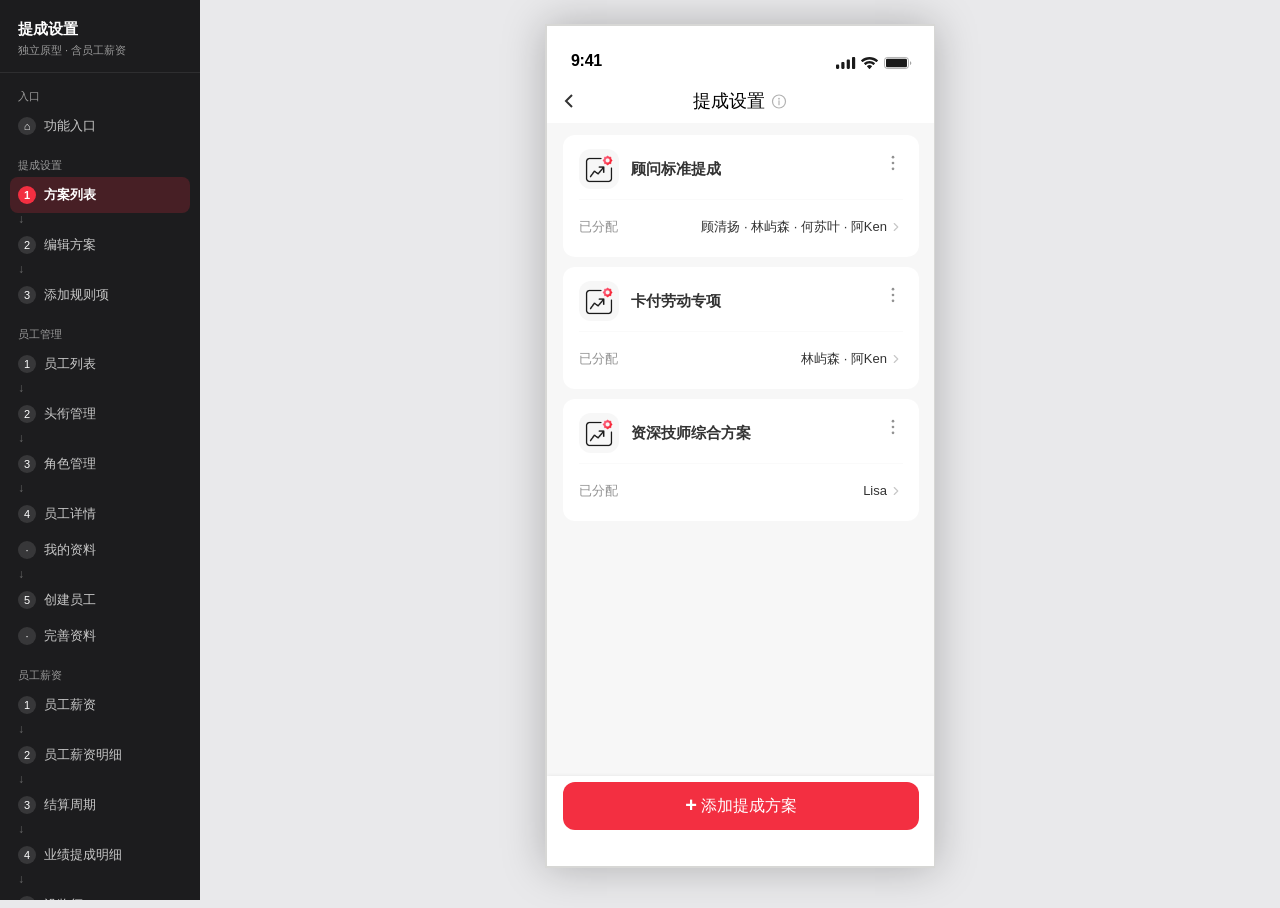
<file: index.html>
<!DOCTYPE html>
<html lang="zh-CN">
<head>
<meta charset="UTF-8">
<meta name="viewport" content="width=device-width, initial-scale=1.0, maximum-scale=1.0, user-scalable=no, viewport-fit=cover">
<title>剑琅联盟 · 提成设置</title>
<link rel="stylesheet" href="comm2.css">
<link rel="stylesheet" href="base.css">
<link rel="stylesheet" href="salary.css">
<link rel="stylesheet" href="shell.css">
<script>
/* 尽早切壳，避免闪一下桌面导航：手机全屏 / 电脑完整壳；真机可左滑唤出导航 */
(function () {
  var root = document.documentElement;
  function preferMobile() {
    var q = new URLSearchParams(location.search).get('view');
    if (q === 'mobile') return true;
    if (q === 'desktop') return false;
    if (window.matchMedia('(max-width: 760px)').matches) return true;
    /* 真机横屏常 >760：用屏幕短边区分手机与 iPad（iPad 短边通常 ≥768） */
    var touch = window.matchMedia('(pointer: coarse) and (hover: none)').matches;
    var shortSide = Math.min(screen.width || 0, screen.height || 0);
    return touch && shortSide > 0 && shortSide <= 500;
  }
  function syncAppHeight() {
    if (!root.classList.contains('view-mobile')) {
      root.style.removeProperty('--app-h');
      root.style.removeProperty('--app-w');
      root.style.removeProperty('--app-top');
      root.style.removeProperty('--app-left');
      return;
    }
    var vv = window.visualViewport;
    var h = vv && vv.height ? vv.height : (window.innerHeight || 0);
    var w = vv && vv.width ? vv.width : (window.innerWidth || 0);
    var top = vv && typeof vv.offsetTop === 'number' ? vv.offsetTop : 0;
    var left = vv && typeof vv.offsetLeft === 'number' ? vv.offsetLeft : 0;
    if (h > 0) root.style.setProperty('--app-h', h + 'px');
    if (w > 0) root.style.setProperty('--app-w', w + 'px');
    root.style.setProperty('--app-top', top + 'px');
    root.style.setProperty('--app-left', left + 'px');
  }
  function closeNavDrawer() {
    root.classList.remove('nav-drawer-open');
    var nav = document.querySelector('.site-nav');
    if (nav) {
      nav.classList.remove('is-dragging');
      nav.style.transform = '';
    }
    var mask = document.getElementById('navDrawerMask');
    if (mask) mask.setAttribute('aria-hidden', 'true');
  }
  function openNavDrawer() {
    if (!root.classList.contains('view-mobile')) return;
    root.classList.add('nav-drawer-open');
    var nav = document.querySelector('.site-nav');
    if (nav) {
      nav.classList.remove('is-dragging');
      nav.style.transform = '';
    }
    var mask = document.getElementById('navDrawerMask');
    if (mask) mask.setAttribute('aria-hidden', 'false');
  }
  function apply() {
    var mobile = preferMobile();
    root.classList.toggle('view-mobile', mobile);
    root.classList.toggle('view-desktop', !mobile);
    if (!mobile) closeNavDrawer();
    syncAppHeight();
  }
  function bindNavDrawer() {
    var nav = document.querySelector('.site-nav');
    var mask = document.getElementById('navDrawerMask');
    var edge = document.getElementById('navEdgeHit');
    if (!nav) return;

    var drag = null;
    function navWidth() {
      return nav.getBoundingClientRect().width || Math.min(window.innerWidth * 0.86, 300);
    }
    function setDragX(x) {
      var w = navWidth();
      var tx = Math.max(-w, Math.min(0, x));
      nav.classList.add('is-dragging');
      nav.style.transform = 'translate3d(' + tx + 'px,0,0)';
      if (mask && root.classList.contains('view-mobile')) {
        var p = 1 + tx / w;
        mask.style.opacity = String(Math.max(0, Math.min(1, p)));
        mask.style.pointerEvents = p > 0.05 ? 'auto' : 'none';
      }
      return tx;
    }
    function endDrag(tx) {
      var w = navWidth();
      nav.classList.remove('is-dragging');
      nav.style.transform = '';
      if (mask) mask.style.opacity = '';
      if (mask) mask.style.pointerEvents = '';
      if (tx > -w * 0.55) openNavDrawer();
      else closeNavDrawer();
    }
    function onStart(clientX, clientY, target) {
      if (!root.classList.contains('view-mobile')) return false;
      var open = root.classList.contains('nav-drawer-open');
      var fromEdge = clientX <= 22 || (edge && edge.contains(target));
      var fromNav = open && nav.contains(target);
      var fromMask = open && mask && mask.contains(target);
      if (!fromEdge && !fromNav && !fromMask) return false;
      drag = {
        x0: clientX,
        y0: clientY,
        open: open,
        axis: null,
        w: navWidth()
      };
      return true;
    }
    function onMove(clientX, clientY) {
      if (!drag) return;
      var dx = clientX - drag.x0;
      var dy = clientY - drag.y0;
      if (!drag.axis) {
        if (Math.abs(dx) < 8 && Math.abs(dy) < 8) return;
        drag.axis = Math.abs(dx) >= Math.abs(dy) ? 'x' : 'y';
        if (drag.axis === 'y') {
          drag = null;
          return;
        }
      }
      if (drag.axis !== 'x') return;
      var base = drag.open ? 0 : -drag.w;
      setDragX(base + dx);
    }
    function onEnd(clientX) {
      if (!drag) return;
      var dx = clientX - drag.x0;
      var base = drag.open ? 0 : -drag.w;
      var tx = Math.max(-drag.w, Math.min(0, base + dx));
      var wasAxis = drag.axis;
      drag = null;
      if (wasAxis !== 'x') {
        nav.classList.remove('is-dragging');
        nav.style.transform = '';
        return;
      }
      endDrag(tx);
    }

    document.addEventListener('touchstart', function (e) {
      if (!e.touches || !e.touches[0]) return;
      var t = e.touches[0];
      onStart(t.clientX, t.clientY, e.target);
    }, { passive: true });
    document.addEventListener('touchmove', function (e) {
      if (!drag || drag.axis === 'y') return;
      if (!e.touches || !e.touches[0]) return;
      var t = e.touches[0];
      if (drag.axis === 'x') {
        onMove(t.clientX, t.clientY);
        if (e.cancelable) e.preventDefault();
      } else {
        onMove(t.clientX, t.clientY);
      }
    }, { passive: false });
    document.addEventListener('touchend', function (e) {
      var t = e.changedTouches && e.changedTouches[0];
      onEnd(t ? t.clientX : 0);
    }, { passive: true });
    document.addEventListener('touchcancel', function () {
      if (!drag) return;
      drag = null;
      nav.classList.remove('is-dragging');
      nav.style.transform = '';
      if (mask) {
        mask.style.opacity = '';
        mask.style.pointerEvents = '';
      }
    }, { passive: true });

    if (mask) {
      mask.addEventListener('click', function () { closeNavDrawer(); });
    }
    nav.addEventListener('click', function (e) {
      if (!root.classList.contains('view-mobile')) return;
      var flowBtn = e.target.closest('.nav-item[data-flow], a.nav-link');
      if (flowBtn) closeNavDrawer();
    });
  }

  apply();
  window.__comm2ApplyViewShell = apply;
  window.__comm2SyncAppHeight = syncAppHeight;
  window.__comm2OpenNavDrawer = openNavDrawer;
  window.__comm2CloseNavDrawer = closeNavDrawer;
  if (document.readyState === 'loading') {
    document.addEventListener('DOMContentLoaded', bindNavDrawer);
  } else {
    bindNavDrawer();
  }
})();
</script>
</head>
<body>
<aside class="site-nav">
  <div class="nav-brand">
    <div class="t">提成设置</div>
    <div class="s">独立原型 · 含员工薪资</div>
  </div>
  <div class="nav-group">
    <div class="g-t">入口</div>
    <button type="button" class="nav-item" data-flow="hub"><span class="idx">⌂</span>功能入口</button>
  </div>
  <div class="nav-group">
    <div class="g-t">提成设置</div>
    <button type="button" class="nav-item on" data-flow="comm2-list"><span class="idx">1</span>方案列表</button>
    <div class="nav-arrow">↓</div>
    <button type="button" class="nav-item" data-flow="comm2-edit"><span class="idx">2</span>编辑方案</button>
    <div class="nav-arrow">↓</div>
    <button type="button" class="nav-item" data-flow="comm2-pick"><span class="idx">3</span>添加规则项</button>
  </div>
  <div class="nav-group">
    <div class="g-t">员工管理</div>
    <button type="button" class="nav-item" data-flow="staff-list"><span class="idx">1</span>员工列表</button>
    <div class="nav-arrow">↓</div>
    <button type="button" class="nav-item" data-flow="staff-roles"><span class="idx">2</span>头衔管理</button>
    <div class="nav-arrow">↓</div>
    <button type="button" class="nav-item" data-flow="staff-role-perms"><span class="idx">3</span>角色管理</button>
    <div class="nav-arrow">↓</div>
    <button type="button" class="nav-item" data-flow="staff-detail"><span class="idx">4</span>员工详情</button>
    <button type="button" class="nav-item" data-flow="staff-my-profile"><span class="idx">·</span>我的资料</button>
    <div class="nav-arrow">↓</div>
    <button type="button" class="nav-item" data-flow="staff-create"><span class="idx">5</span>创建员工</button>
    <button type="button" class="nav-item" data-flow="staff-refine"><span class="idx">·</span>完善资料</button>
  </div>
  <div class="nav-group">
    <div class="g-t">员工薪资</div>
    <button type="button" class="nav-item" data-flow="staff-salary"><span class="idx">1</span>员工薪资</button>
    <div class="nav-arrow">↓</div>
    <button type="button" class="nav-item" data-flow="staff-pay-detail"><span class="idx">2</span>员工薪资明细</button>
    <div class="nav-arrow">↓</div>
    <button type="button" class="nav-item" data-flow="staff-pay-cycle"><span class="idx">3</span>结算周期</button>
    <div class="nav-arrow">↓</div>
    <button type="button" class="nav-item" data-flow="staff-salary-detail"><span class="idx">4</span>业绩提成明细</button>
    <div class="nav-arrow">↓</div>
    <button type="button" class="nav-item" data-flow="staff-rewards"><span class="idx">5</span>设奖惩</button>
    <button type="button" class="nav-item" data-flow="staff-reward-detail"><span class="idx">6</span>奖惩明细</button>
  </div>
  <div class="nav-group">
    <div class="g-t">关联页面</div>
    <button type="button" class="nav-item" data-flow="staff-empty-role"><span class="idx">·</span>头衔空态 sheet</button>
    <button type="button" class="nav-item" data-flow="staff-empty-scheme"><span class="idx">·</span>方案空态 sheet</button>
    <button type="button" class="nav-item" data-flow="staff-pick"><span class="idx">·</span>选择服务员工</button>
  </div>
  <div class="nav-group grow">
    <div class="g-t">文档</div>
    <a class="nav-link" id="navPrdLink" href="PRD-%E6%8F%90%E6%88%90%E8%AE%BE%E7%BD%AE.html">
      <span class="idx">P</span> PRD 预览
    </a>
  </div>
</aside>
<div class="nav-drawer-mask" id="navDrawerMask" aria-hidden="true"></div>
<div class="nav-edge-hit" id="navEdgeHit" aria-hidden="true"></div>
<div class="stage">
  <div id="frame" class="phone-shell">
    <div class="phone-inner phone">
    <div class="status-bar">
      <div class="status-bar__time">9:41</div>
      <div class="status-bar__icons">
        <svg preserveAspectRatio="none" overflow="visible" style="display:block;" width="19.2" height="12" viewBox="0 0 19.2002 12" fill="none" xmlns="http://www.w3.org/2000/svg"><path d="M2.13379 7.40039C2.72262 7.40066 3.2001 7.91493 3.2002 8.5498V10.8496C3.2002 11.4846 2.72268 11.9997 2.13379 12H1.06641C0.477422 11.9998 0 11.4846 0 10.8496V8.5498C9.79152e-05 7.91486 0.477483 7.40054 1.06641 7.40039H2.13379ZM7.43359 5C8.02258 5.00015 8.5 5.52275 8.5 6.16699V10.833C8.5 11.4772 8.02258 11.9998 7.43359 12H6.36621C5.77732 11.9997 5.2998 11.4772 5.2998 10.833V6.16699C5.2998 5.52283 5.77732 5.00027 6.36621 5H7.43359ZM12.833 2.40039C13.422 2.40039 13.9003 2.91564 13.9004 3.55176V10.8477C13.9004 11.4839 13.4221 12 12.833 12H11.7666C11.1775 12 10.7002 11.4839 10.7002 10.8477V3.55176C10.7003 2.91566 11.1776 2.40043 11.7666 2.40039H12.833ZM18.1338 0C18.7227 0.00025962 19.2002 0.50384 19.2002 1.125V10.875C19.2002 11.4962 18.7227 11.9997 18.1338 12H17.0664C16.4774 11.9999 16 11.4962 16 10.875V1.125C16 0.503771 16.4774 0.000148442 17.0664 0H18.1338Z" fill="#1A1A1A"/></svg>
        <svg preserveAspectRatio="none" overflow="visible" style="display:block;" width="17" height="12" viewBox="0 0 17 12" fill="none" xmlns="http://www.w3.org/2000/svg"><path d="M6.11231 8.95898C7.49091 7.68034 9.51016 7.68016 10.8887 8.95898C10.9579 9.02774 10.9981 9.12508 11 9.22753C11.0019 9.33007 10.9652 9.42913 10.8984 9.50097L8.73926 11.8906C8.67602 11.9606 8.58985 12 8.50001 12C8.41016 12 8.32398 11.9606 8.26075 11.8906L6.10157 9.50097C6.03487 9.42907 5.99803 9.33008 6.00001 9.22753C6.00199 9.12499 6.04291 9.02771 6.11231 8.95898ZM3.1084 6.11034C6.14692 3.29648 10.8531 3.29648 13.8916 6.11034C13.9601 6.17631 13.999 6.26741 14 6.3623C14.0009 6.45701 13.9635 6.54798 13.8965 6.61523L12.6201 7.89941C12.4886 8.03051 12.2756 8.03383 12.1406 7.90624C11.1429 7.00679 9.84502 6.50878 8.49903 6.50878C7.15382 6.50934 5.85652 7.00732 4.85938 7.90624C4.72442 8.03384 4.51142 8.03051 4.37989 7.89941L3.10352 6.61523C3.03647 6.54807 2.99919 6.45699 3.00001 6.3623C3.00091 6.26738 3.03986 6.17631 3.1084 6.11034ZM0.107428 3.19335C4.79922 -1.06448 12.2007 -1.06442 16.8926 3.19335C16.9605 3.25661 16.9994 3.34337 17 3.43358C17.0005 3.52372 16.9636 3.61083 16.8965 3.6748L15.6094 4.90429C15.4768 5.03049 15.2616 5.03147 15.127 4.90722C13.3394 3.29788 10.9665 2.40048 8.50001 2.40038C6.03341 2.40049 3.66077 3.29781 1.87305 4.90722C1.73852 5.03166 1.52312 5.03068 1.39063 4.90429L0.103522 3.6748C0.0365013 3.6108 -0.00055106 3.52371 6.19569e-06 3.43358C0.000632915 3.34337 0.0394625 3.25656 0.107428 3.19335Z" fill="#1A1A1A"/></svg>
        <svg preserveAspectRatio="none" overflow="visible" style="display:block;" width="27.3" height="12" viewBox="0 0 27.328 13" fill="none" xmlns="http://www.w3.org/2000/svg"><g><rect x="0.5" y="0.5" width="24" height="12" rx="3" stroke="#1A1A1A" opacity="0.35"/><path d="M26 4.66667V8.66667C26.8047 8.32789 27.328 7.5398 27.328 6.66667C27.328 5.79353 26.8047 5.00544 26 4.66667" fill="#1A1A1A" opacity="0.4"/><rect x="2" y="2" width="21" height="9" rx="1.33333" fill="#1A1A1A"/></g></svg>
      </div>
    </div>
<!-- ==== COMM2 提成设置（可整段删除；不改动旧提成/业绩） ==== -->
<div class="screen hidden" id="screen-hub">
  <div class="page-title-bar">
    <span class="title">功能入口</span>
  </div>
  <div class="page-body hub-body">
    <p class="hub-lead">选择要进入的功能链路</p>
    <button type="button" class="hub-card" id="hubGoComm2" data-hub-go="comm2">
      <span class="hub-card__ico" aria-hidden="true">
        <svg width="22" height="22" viewBox="0 0 24 24" fill="none" stroke="currentColor" stroke-width="2" stroke-linecap="round" stroke-linejoin="round"><path d="M8.4 7.2h7.2M8.4 10.8h7.2M8.4 14.4H12M6.6 2.4h10.8A2.4 2.4 0 0 1 19.8 4.8v14.4a2.4 2.4 0 0 1-2.4 2.4H6.6a2.4 2.4 0 0 1-2.4-2.4V4.8A2.4 2.4 0 0 1 6.6 2.4Z"/></svg>
      </span>
      <span class="hub-card__main">
        <span class="hub-card__title">提成设置</span>
        <span class="hub-card__desc">方案列表、规则编辑与员工分配</span>
      </span>
      <span class="hub-card__chev" aria-hidden="true">
        <svg width="16" height="16" viewBox="0 0 24 24" fill="none" stroke="currentColor" stroke-width="2"><path d="M9 18l6-6-6-6"/></svg>
      </span>
    </button>
    <button type="button" class="hub-card" id="hubGoStaff" data-hub-go="staff">
      <span class="hub-card__ico" aria-hidden="true">
        <svg width="22" height="22" viewBox="0 0 24 24" fill="none" stroke="currentColor" stroke-width="2" stroke-linecap="round" stroke-linejoin="round"><path d="M17 21v-2a4 4 0 0 0-4-4H5a4 4 0 0 0-4 4v2"/><circle cx="9" cy="7" r="4"/><path d="M23 21v-2a4 4 0 0 0-3-3.87M16 3.13a4 4 0 0 1 0 7.75"/></svg>
      </span>
      <span class="hub-card__main">
        <span class="hub-card__title">员工管理</span>
        <span class="hub-card__desc">列表、头衔、角色、详情/我的资料与创建</span>
      </span>
      <span class="hub-card__chev" aria-hidden="true">
        <svg width="16" height="16" viewBox="0 0 24 24" fill="none" stroke="currentColor" stroke-width="2"><path d="M9 18l6-6-6-6"/></svg>
      </span>
    </button>
    <button type="button" class="hub-card" id="hubGoSalary" data-hub-go="salary">
      <span class="hub-card__ico" aria-hidden="true">
        <svg width="22" height="22" viewBox="0 0 24 24" fill="none" stroke="currentColor" stroke-width="2" stroke-linecap="round" stroke-linejoin="round"><path d="M12 1v22M17 5H9.5a3.5 3.5 0 0 0 0 7h5a3.5 3.5 0 0 1 0 7H6"/></svg>
      </span>
      <span class="hub-card__main">
        <span class="hub-card__title">员工薪资</span>
        <span class="hub-card__desc">合计薪酬、明细、结算周期与奖惩</span>
      </span>
      <span class="hub-card__chev" aria-hidden="true">
        <svg width="16" height="16" viewBox="0 0 24 24" fill="none" stroke="currentColor" stroke-width="2"><path d="M9 18l6-6-6-6"/></svg>
      </span>
    </button>
    <button type="button" class="hub-card" id="hubGoStaffPick" data-hub-go="staff-pick">
      <span class="hub-card__ico" aria-hidden="true">
        <svg width="22" height="22" viewBox="0 0 24 24" fill="none" stroke="currentColor" stroke-width="2" stroke-linecap="round" stroke-linejoin="round"><rect x="3" y="3" width="7" height="7" rx="1.6"/><rect x="14" y="3" width="7" height="7" rx="1.6"/><rect x="3" y="14" width="7" height="7" rx="1.6"/><rect x="14" y="14" width="7" height="7" rx="1.6"/></svg>
      </span>
      <span class="hub-card__main">
        <span class="hub-card__title">选择服务员工</span>
        <span class="hub-card__desc">开单选人卡片网格、整行展开勾选工位 / 顾客指定</span>
      </span>
      <span class="hub-card__chev" aria-hidden="true">
        <svg width="16" height="16" viewBox="0 0 24 24" fill="none" stroke="currentColor" stroke-width="2"><path d="M9 18l6-6-6-6"/></svg>
      </span>
    </button>
  </div>
</div>

<div class="screen hidden" id="screen-comm2-staff-pick">
  <div class="page-title-bar">
    <button type="button" class="back" id="comm2StaffPickBack" aria-label="返回"><svg width="24" height="24" viewBox="0 0 24 24" fill="none" stroke="currentColor" stroke-width="2"><path d="M15 18l-6-6 6-6"/></svg></button>
    <span class="title">选择服务员工</span>
  </div>
  <div class="page-body">
    <p class="comm2-sp-lead" id="comm2StaffPickLead">关联页面 · 还原开单「选择服务员工」整套 UI / 交互动效。</p>
    <div class="comm2-sp-mode" id="comm2StaffPickMode" role="radiogroup" aria-label="分配模式">
      <button type="button" class="comm2-sp-mode__btn" data-comm2-sp-mode="avg">不分工位</button>
      <button type="button" class="comm2-sp-mode__btn on" data-comm2-sp-mode="station">按工位</button>
    </div>
    <div class="comm2-sp-mode" id="comm2StaffPickExtra" role="radiogroup" aria-label="顾客指定提成">
      <button type="button" class="comm2-sp-mode__btn" data-comm2-sp-extra="0">未开顾客指定</button>
      <button type="button" class="comm2-sp-mode__btn on" data-comm2-sp-extra="1">开顾客指定</button>
    </div>
    <div class="comm2-sp-card" id="comm2StaffPickCard">
      <div class="comm2-sp-card__title">服务员工</div>
      <div class="detail-item__staff-block" id="comm2SpBlock"></div>
    </div>
  </div>
</div>

<div class="picker-mask picker-mask--bottom" id="comm2StaffSheetMask">
  <div class="picker-sheet tall" role="dialog" aria-label="选择服务员工">
    <div class="picker-head">选择服务员工</div>
    <p class="add-card-staff-sheet__hint" id="comm2StaffSheetHint"></p>
    <div class="comm2-staff-sheet__body" id="comm2StaffSheetRoot"></div>
    <div class="picker-foot">
      <button type="button" class="btn-main" id="comm2StaffSheetDone">完成</button>
    </div>
  </div>
</div>

<div class="screen hidden" id="screen-comm2-list">
  <div class="page-title-bar">
    <button type="button" class="back" id="comm2ListBack" aria-label="返回"><svg width="24" height="24" viewBox="0 0 24 24" fill="none" stroke="currentColor" stroke-width="2"><path d="M15 18l-6-6 6-6"/></svg></button>
    <span class="title title--with-help">提成设置<button type="button" class="emp-ach-help-btn" id="comm2HelpBtn" aria-label="一个人挂几个方案，钱怎么算"><svg width="16" height="16" viewBox="0 0 16 16" fill="none" aria-hidden="true"><circle cx="8" cy="8" r="6.5" stroke="currentColor" stroke-width="1.2"/><path d="M8 7.25v4" stroke="currentColor" stroke-width="1.2" stroke-linecap="round"/><circle cx="8" cy="5.2" r="0.85" fill="currentColor"/></svg></button></span>
  </div>
  <div class="page-body" style="padding:0;">
    <button type="button" class="comm2-unassigned hidden" id="comm2UnassignedTip" aria-hidden="true"></button>
    <div class="comm2-list" id="comm2List"></div>
  </div>
  <div class="bottom-bar">
    <div class="bottom-bar__action"><button type="button" class="btn-main" id="comm2BtnAdd"><span class="btn-main__plus" aria-hidden="true">+</span><span>添加提成方案</span></button></div>
    <div class="bottom-bar__safe" aria-hidden="true"></div>
  </div>
</div>

<div class="screen hidden" id="screen-comm2-edit">
  <div class="page-title-bar">
    <button type="button" class="back" id="comm2EditBack" aria-label="返回"><svg width="24" height="24" viewBox="0 0 24 24" fill="none" stroke="currentColor" stroke-width="2"><path d="M15 18l-6-6 6-6"/></svg></button>
    <span class="title title--with-help" id="comm2EditTitle"><span class="title__txt" id="comm2EditTitleText">提成设置</span><button type="button" class="emp-ach-help-btn" id="comm2EditHelpBtn" aria-label="提成怎么设置、钱怎么算"><svg width="16" height="16" viewBox="0 0 16 16" fill="none" aria-hidden="true"><circle cx="8" cy="8" r="6.5" stroke="currentColor" stroke-width="1.2"/><path d="M8 7.25v4" stroke="currentColor" stroke-width="1.2" stroke-linecap="round"/><circle cx="8" cy="5.2" r="0.85" fill="currentColor"/></svg></button></span>
  </div>
  <div class="page-body" style="padding:0;">
    <div class="comm2-stack">
      <div class="comm2-edit-cards" id="comm2EditCards"></div>
      <button type="button" class="comm2-rule-add" id="comm2BtnAddRule">+ 添加规则项</button>
    </div>
  </div>
  <div class="bottom-bar">
    <div class="bottom-bar__action"><button type="button" class="btn-main" id="comm2BtnSave">保存</button></div>
    <div class="bottom-bar__safe" aria-hidden="true"></div>
  </div>
</div>

<div class="screen hidden" id="screen-comm2-pick">
  <div class="page-title-bar">
    <button type="button" class="back" id="comm2PickBack" aria-label="返回"><svg width="24" height="24" viewBox="0 0 24 24" fill="none" stroke="currentColor" stroke-width="2"><path d="M15 18l-6-6 6-6"/></svg></button>
    <span class="title" id="comm2PickScreenTitle">添加规则项</span>
  </div>
  <div class="page-body" style="padding:0;display:flex;flex-direction:column;">
    <div class="comm2-pick-types" id="comm2PickTypes" role="tablist" aria-label="类型">
      <button type="button" class="comm2-pick-types__btn on" data-comm2-pick-type="project" role="tab" aria-selected="true">项目</button>
      <button type="button" class="comm2-pick-types__btn" data-comm2-pick-type="product" role="tab" aria-selected="false">产品</button>
      <button type="button" class="comm2-pick-types__btn" data-comm2-pick-type="card" role="tab" aria-selected="false">会员卡</button>
    </div>
    <div class="comm2-pick-groups" id="comm2PickGroups"></div>
    <div class="comm2-pick-bundle-edit hidden" id="comm2PickBundle"></div>
    <div class="comm2-pick-body">
      <div class="comm2-pick-list" id="comm2PickList"></div>
    </div>
  </div>
  <div class="bottom-bar bottom-bar--dual">
    <div class="bottom-bar__action">
      <button type="button" class="btn-main secondary" id="comm2PickCancel">取消</button>
      <button type="button" class="btn-main" id="comm2PickOk">下一步<span id="comm2PickOkCount"></span></button>
    </div>
    <div class="bottom-bar__safe" aria-hidden="true"></div>
  </div>
</div>

<div class="picker-mask picker-mask--bottom" id="comm2CatSheetMask">
  <div class="picker-sheet tall">
    <div class="picker-head" id="comm2CatSheetTitle">分类提成</div>
    <div class="emp-ach-edit-body comm2-cat-sheet-body" id="comm2CatSheetBody" style="padding:10px 16px 6px;"></div>
    <div class="picker-foot picker-foot--row">
      <button type="button" class="btn-main secondary" id="comm2CatSheetCancel">取消</button>
      <button type="button" class="btn-main" id="comm2CatSheetOk">确定</button>
    </div>
  </div>
</div>

<div class="dialog-mask" id="comm2BaseHelpMask">
  <div class="dialog dialog--emp-help" role="dialog" aria-labelledby="comm2BaseHelpTitle">
    <div class="dialog__title" id="comm2BaseHelpTitle">计算基数说明</div>
    <div class="dialog__scroll emp-help-body">
      <h4>原价模式</h4>
      <p>范围内开单（项目、产品、会员卡开卡、快捷开单、商城订单、充卡/续次/延期）按<strong>原价</strong>加总作为提成基数。快捷开单原价=实收；商城订单按订单原价；充卡/续次/延期按其原价。</p>
      <h4>实收模式</h4>
      <p>上述开单范围相同，但按<strong>实收金额</strong>加总作为提成基数。</p>
    </div>
    <div class="dialog__actions dialog__actions--single">
      <button type="button" class="btn-main" id="comm2BaseHelpOk">知道了</button>
    </div>
  </div>
</div>

<div class="dialog-mask" id="comm2PickHelpMask">
  <div class="dialog dialog--emp-help" role="dialog" aria-labelledby="comm2PickHelpTitle">
    <div class="dialog__title" id="comm2PickHelpTitle">分配模式说明</div>
    <div class="dialog__scroll emp-help-body">
      <h4>不分工位</h4>
      <p>开单不分工位，统一按「提成」计提；顾客指定提成可单独设置（开启后顾客指定的开单，在提成之上叠加顾客指定值）。开单勾选时「提成」与「顾客指定」可同时勾选，也可以只勾「顾客指定」单独分配。</p>
      <h4>按工位分配</h4>
      <p>固定大 / 中 / 小工，可改名，不可增减；改名全局同步。每个工位各设 1 项提成（开单勾选时工位可多选，金额按勾选工位相加）；顾客指定提成可选，开启后为全局单值、与工位无关。开单勾选时「顾客指定」可与任一工位同时勾选（提成叠加），也可以不选工位只勾「顾客指定」——此种情况只发顾客指定提成。</p>
    </div>
    <div class="dialog__actions dialog__actions--single">
      <button type="button" class="btn-main" id="comm2PickHelpOk">知道了</button>
    </div>
  </div>
</div>
<div class="dialog-mask" id="comm2RuleHelpMask">
  <div class="dialog dialog--emp-help" role="dialog" aria-labelledby="comm2RuleHelpTitle">
    <div class="dialog__title" id="comm2RuleHelpTitle">提成怎么设、钱怎么算</div>
    <div class="dialog__scroll emp-help-body">
      <h4>一、怎么设置（5 步）</h4>
      <div class="comm2-hint-list">
        <div class="comm2-hint-item"><span class="comm2-hint-item__no" aria-hidden="true">1</span><div class="comm2-hint-item__main"><p class="comm2-hint-item__t">一个方案管一类人</p><p class="comm2-hint-item__d">比如「顾问」「技师」各建一个方案，谁用哪个，就把方案分给谁。</p></div></div>
        <div class="comm2-hint-item"><span class="comm2-hint-item__no" aria-hidden="true">2</span><div class="comm2-hint-item__main"><p class="comm2-hint-item__t">方案里有 5 张卡，每张卡管一类业务</p><p class="comm2-hint-item__d">项目、产品、办卡、充卡、快捷开单。哪张要改就点哪张。</p></div></div>
        <div class="comm2-hint-item"><span class="comm2-hint-item__no" aria-hidden="true">3</span><div class="comm2-hint-item__main"><p class="comm2-hint-item__t">想单独给某个项目定数，就加「规则项」</p><p class="comm2-hint-item__d">加进去的项目按这张新卡算，不再按大类算，而且它更优先。</p></div></div>
        <div class="comm2-hint-item"><span class="comm2-hint-item__no" aria-hidden="true">4</span><div class="comm2-hint-item__main"><p class="comm2-hint-item__t">每张卡要定 4 件事</p><p class="comm2-hint-item__d">① 哪些付款方式算（现金 / 卡付 / 团购）② 按原价还是按实收算 ③ 分不分工位 ④ 给几个点（%）还是给几块钱。</p></div></div>
        <div class="comm2-hint-item"><span class="comm2-hint-item__no" aria-hidden="true">5</span><div class="comm2-hint-item__main"><p class="comm2-hint-item__t">改完点「保存」</p><p class="comm2-hint-item__d">没保存就返回，改动不会生效。</p></div></div>
      </div>
      <h4>二、钱怎么算出来（8 条）</h4>
      <div class="comm2-hint-list">
        <div class="comm2-hint-item"><span class="comm2-hint-item__no" aria-hidden="true">1</span><div class="comm2-hint-item__main"><p class="comm2-hint-item__t">先看这单属于哪一类</p><p class="comm2-hint-item__d">项目、产品、办卡、充卡还是快捷开单，找对应的卡。</p></div></div>
        <div class="comm2-hint-item"><span class="comm2-hint-item__no" aria-hidden="true">2</span><div class="comm2-hint-item__main"><p class="comm2-hint-item__t">再看付款方式算不算</p><p class="comm2-hint-item__d">卡上只勾了「现金」，那刷卡付的那部分钱就不给提成。</p></div></div>
        <div class="comm2-hint-item"><span class="comm2-hint-item__no" aria-hidden="true">3</span><div class="comm2-hint-item__main"><p class="comm2-hint-item__t">算出「基数」</p><p class="comm2-hint-item__d">按原价算就是标价；按实收算就是实际收到的钱。</p></div></div>
        <div class="comm2-hint-item"><span class="comm2-hint-item__no" aria-hidden="true">4</span><div class="comm2-hint-item__main"><p class="comm2-hint-item__t">基数 × 比例 = 提成</p><p class="comm2-hint-item__d">如果设的是固定金额，就直接给那个钱数。</p></div></div>
        <div class="comm2-hint-item"><span class="comm2-hint-item__no" aria-hidden="true">5</span><div class="comm2-hint-item__main"><p class="comm2-hint-item__t">单独加的卡更优先</p><p class="comm2-hint-item__d">有单独加的规则项，就按它算，不再按大类卡算。</p></div></div>
        <div class="comm2-hint-item"><span class="comm2-hint-item__no" aria-hidden="true">6</span><div class="comm2-hint-item__main"><p class="comm2-hint-item__t">一个人挂了好几个方案怎么办</p><p class="comm2-hint-item__d">同一笔业务，只按「算出来钱最多」的那个方案给，不叠加。</p></div></div>
        <div class="comm2-hint-item"><span class="comm2-hint-item__no" aria-hidden="true">7</span><div class="comm2-hint-item__main"><p class="comm2-hint-item__t">不同业务各算各的，最后加起来</p><p class="comm2-hint-item__d">洗剪吹和买产品，分开算完再相加。</p></div></div>
        <div class="comm2-hint-item"><span class="comm2-hint-item__no" aria-hidden="true">8</span><div class="comm2-hint-item__main"><p class="comm2-hint-item__t">「顾客指定」是另外加的</p><p class="comm2-hint-item__d">在提成上再加一笔；只勾了顾客指定、没选工位，就只发这一笔。</p></div></div>
      </div>
    </div>
    <div class="dialog__actions dialog__actions--single">
      <button type="button" class="btn-main" id="comm2RuleHelpOk">知道了</button>
    </div>
  </div>
</div>
<div class="dialog-mask" id="comm2UnassignedMask">
  <div class="dialog" role="dialog" aria-modal="true" aria-labelledby="comm2UnassignedTitle">
    <div class="dialog__title" id="comm2UnassignedTitle">未分配任何提成方案</div>
    <div class="dialog__body" id="comm2UnassignedBody"></div>
    <div class="dialog__actions dialog__actions--single">
      <button type="button" class="btn-main" id="comm2UnassignedOk">知道了</button>
    </div>
  </div>
</div>

<div class="picker-mask picker-mask--bottom" id="comm2MenuMask">
  <div class="picker-sheet picker-sheet--menu">
    <div class="catalog-action-card">
      <div class="picker-head picker-head--stack">
        <div class="picker-head__title" id="comm2MenuTitle">提成方案</div>
      </div>
      <div class="catalog-action-list">
        <button type="button" class="catalog-action-item" data-comm2-menu-act="rename">重命名</button>
        <button type="button" class="catalog-action-item" data-comm2-menu-act="copy">复制方案</button>
        <button type="button" class="catalog-action-item catalog-action-item--danger" data-comm2-menu-act="delete">删除</button>
      </div>
    </div>
    <div class="catalog-action-foot">
      <button type="button" class="catalog-action-item catalog-action-item--cancel" data-comm2-menu-act="cancel">取消</button>
    </div>
    <div class="catalog-action-safe" aria-hidden="true"></div>
  </div>
</div>

<div class="dialog-mask" id="comm2NameMask">
  <div class="dialog" role="dialog" aria-modal="true" aria-labelledby="comm2NameTitle">
    <div class="dialog__title" id="comm2NameTitle">方案名称</div>
    <input type="text" class="emp-name-dialog-input" id="comm2NameInput" placeholder="请输入方案名称" maxlength="20" />
    <div class="dialog__actions dialog__actions--row">
      <button type="button" class="btn-main secondary" id="comm2NameCancel">取消</button>
      <button type="button" class="btn-main" id="comm2NameOk">确定</button>
    </div>
  </div>
</div>

<div class="dialog-mask" id="comm2DeleteMask">
  <div class="dialog" role="dialog" aria-modal="true" aria-labelledby="comm2DeleteTitle">
    <div class="dialog__title" id="comm2DeleteTitle">确认删除该方案？</div>
    <div class="dialog__body" id="comm2DeleteBody">删除后不可恢复。</div>
    <div class="dialog__actions dialog__actions--row">
      <button type="button" class="btn-main secondary" id="comm2DeleteCancel">取消</button>
      <button type="button" class="btn-main" id="comm2DeleteOk">确认删除</button>
    </div>
  </div>
</div>

<div class="picker-mask picker-mask--bottom" id="comm2AssignMask">
  <div class="picker-sheet tall">
    <div class="picker-head">分配员工</div>
    <div class="emp-assign-tools">
      <button type="button" id="comm2AssignSelectAll">全选</button>
      <span class="emp-assign-tools__count" id="comm2AssignCount">已选 0 人</span>
      <button type="button" id="comm2AssignClear">清空</button>
    </div>
    <div class="comm2-assign-scroll">
      <div class="emp-assign-list" id="comm2AssignList"></div>
    </div>
    <div class="picker-foot picker-foot--row">
      <button type="button" class="btn-main secondary" id="comm2AssignCancel">取消</button>
      <button type="button" class="btn-main" id="comm2AssignOk">确定</button>
    </div>
  </div>
</div>

<div class="dialog-mask" id="comm2HelpMask">
  <div class="dialog dialog--emp-help" role="dialog" aria-labelledby="comm2HelpTitle">
    <div class="dialog__title" id="comm2HelpTitle">一个人挂几个方案，钱怎么算</div>
    <div class="dialog__scroll emp-help-body">
      <h4>一、谁能挂几个方案（2 条）</h4>
      <div class="comm2-hint-list">
        <div class="comm2-hint-item"><span class="comm2-hint-item__no" aria-hidden="true">1</span><div class="comm2-hint-item__main"><p class="comm2-hint-item__t">一个人可以同时挂几个方案</p><p class="comm2-hint-item__d">在方案卡上点「已分配」把人加进来；已经在别的方案里的人，还能再加进来，不冲突。</p></div></div>
        <div class="comm2-hint-item"><span class="comm2-hint-item__no" aria-hidden="true">2</span><div class="comm2-hint-item__main"><p class="comm2-hint-item__t">挂得多，不等于拿得多</p><p class="comm2-hint-item__d">同一笔生意只会用<strong>一个</strong>方案算钱，不会几个方案都给他。</p></div></div>
      </div>
      <h4>二、钱怎么算（5 条）</h4>
      <div class="comm2-hint-list">
        <div class="comm2-hint-item"><span class="comm2-hint-item__no" aria-hidden="true">1</span><div class="comm2-hint-item__main"><p class="comm2-hint-item__t">哪个方案算出来的钱多，就按哪个给</p><p class="comm2-hint-item__d">同一笔生意，把他挂的每个方案都算一遍，挑钱最多的那个给他，多的不算。</p></div></div>
        <div class="comm2-hint-item"><span class="comm2-hint-item__no" aria-hidden="true">2</span><div class="comm2-hint-item__main"><p class="comm2-hint-item__t">钱一样多时，看方案列表里谁在前面</p><p class="comm2-hint-item__d">从上往下数，排在前面那个方案说了算。</p></div></div>
        <div class="comm2-hint-item"><span class="comm2-hint-item__no" aria-hidden="true">3</span><div class="comm2-hint-item__main"><p class="comm2-hint-item__t">单独加的规则项，比大类卡更优先</p><p class="comm2-hint-item__d">给某个项目单独加过规则项，就按它算，不再按大类卡算。</p></div></div>
        <div class="comm2-hint-item"><span class="comm2-hint-item__no" aria-hidden="true">4</span><div class="comm2-hint-item__main"><p class="comm2-hint-item__t">同一个方案里，好几张卡都管到同一个项目</p><p class="comm2-hint-item__d">也是挑钱多的那张算；钱一样多，就按加卡的先后。</p></div></div>
        <div class="comm2-hint-item"><span class="comm2-hint-item__no" aria-hidden="true">5</span><div class="comm2-hint-item__main"><p class="comm2-hint-item__t">一笔生意里不同的项目，各算各的，最后加起来</p><p class="comm2-hint-item__d">比如洗剪吹和买产品，分开算完再加在一起。</p></div></div>
      </div>
    </div>
    <div class="dialog__actions dialog__actions--single">
      <button type="button" class="btn-main" id="comm2HelpOk">知道了</button>
    </div>
  </div>
</div>

<div class="dialog-mask" id="comm2MigrateMatchMask">
  <div class="dialog" role="dialog" aria-labelledby="comm2MigrateMatchTitle">
    <div class="dialog__title" id="comm2MigrateMatchTitle">迁移完成</div>
    <div class="dialog__body">您的提成方案已完美迁移至新版规则卡，试算对比与旧方案<strong>计算结果一致</strong>。</div>
    <div class="dialog__actions dialog__actions--single">
      <button type="button" class="btn-main" id="comm2MigrateMatchOk">知道了</button>
    </div>
  </div>
</div>
<div class="dialog-mask" id="comm2MigrateDiffMask">
  <div class="dialog" role="dialog" aria-labelledby="comm2MigrateDiffTitle">
    <div class="dialog__title" id="comm2MigrateDiffTitle">迁移结果提醒</div>
    <div class="dialog__body">新版规则与旧方案对比存在<strong>计算差异</strong>。建议检查各规则卡的「基数」「范围」与提成参数，或重新创建方案。</div>
    <div class="dialog__actions dialog__actions--row">
      <button type="button" class="btn-main secondary" id="comm2MigrateDiffLater">稍后处理</button>
      <button type="button" class="btn-main" id="comm2MigrateDiffRecreate">重新创建方案</button>
    </div>
  </div>
</div>

<div class="dialog-mask" id="comm2UnsavedMask">
  <div class="dialog" role="dialog" aria-modal="true" aria-labelledby="comm2UnsavedTitle">
    <div class="dialog__title" id="comm2UnsavedTitle">尚未保存</div>
    <div class="dialog__body" id="comm2UnsavedBody">尚未保存，确定要返回吗？</div>
    <div class="dialog__actions dialog__actions--row">
      <button type="button" class="btn-main secondary" id="comm2UnsavedCancel">留在本页</button>
      <button type="button" class="btn-main" id="comm2UnsavedOk">不保存</button>
    </div>
  </div>
</div>
<!-- 二十六次：改动重算 —— 已分配员工的方案被改动且影响金额时，保存前必须选定本期怎么算
     三十一次：领导拍板取消「本期不动，下期换」→ 只剩两种结果，直接做成两枚按钮（点即生效） -->
<div class="dialog-mask" id="comm2RecalcMask">
  <div class="dialog dialog--recalc" role="dialog" aria-modal="true" aria-labelledby="comm2RecalcTitle">
    <div class="dialog__title" id="comm2RecalcTitle">改方案后，提成怎么计算？</div>
    <div class="dialog__scroll comm2-recalc__body">
      <p class="comm2-recalc__note">
        <span class="comm2-recalc__note-ico"><svg width="14" height="14" viewBox="0 0 16 16" fill="none" aria-hidden="true"><circle cx="8" cy="8" r="6.5" stroke="currentColor" stroke-width="1.2"/><path d="M8 7.25v4" stroke="currentColor" stroke-width="1.2" stroke-linecap="round"/><circle cx="8" cy="5.2" r="0.85" fill="currentColor"/></svg></span>
        <span>已经手工改过的订单，金额不受影响。</span>
      </p>
    </div>
    <div class="dialog__actions dialog__actions--stack">
      <button type="button" class="btn-main secondary" id="comm2RecalcAll">本期全部重算</button>
      <button type="button" class="btn-main" id="comm2RecalcForward">从现在起用新方案</button>
    </div>
  </div>
</div>
<div class="dialog-mask" id="comm2OverrideDelMask">
  <div class="dialog" role="dialog" aria-modal="true" aria-labelledby="comm2OverrideDelTitle">
    <div class="dialog__title" id="comm2OverrideDelTitle">确认删除该规则项？</div>
    <div class="dialog__body" id="comm2OverrideDelBody">删除后不可恢复。</div>
    <div class="dialog__actions dialog__actions--row">
      <button type="button" class="btn-main secondary" id="comm2OverrideDelCancel">取消</button>
      <button type="button" class="btn-main" id="comm2OverrideDelOk">确认删除</button>
    </div>
  </div>
</div>

<div class="picker-mask picker-mask--bottom" id="comm2StationMask">
  <div class="picker-sheet">
    <div class="picker-head">工位设置</div>
    <div class="comm2-station-sheet" id="comm2StationSheet"></div>
    <div class="picker-foot picker-foot--row">
      <button type="button" class="btn-main" id="comm2StationOk">完成</button>
    </div>
  </div>
</div>
<!-- ==== /COMM2 ==== -->

<!-- ==== STAFF MODULE (员工管理 from card employee) ==== -->
<div class="screen hidden" id="screen-emp-list">
  <div class="page-title-bar">
    <button type="button" class="back" id="empStaffListBack" aria-label="返回"><svg width="24" height="24" viewBox="0 0 24 24" fill="none" stroke="currentColor" stroke-width="2"><path d="M15 18l-6-6 6-6"/></svg></button>
    <span class="title">员工管理</span>
    <div class="emp-staff-settings">
      <button type="button" class="action emp-title-link" id="empBtnStaffSettings" aria-haspopup="menu" aria-expanded="false"><span>头衔/角色</span></button>
      <div class="emp-staff-settings__menu" id="empStaffSettingsMenu" role="menu" hidden>
        <button type="button" class="emp-staff-settings__item" role="menuitem" data-emp-settings="roles">头衔管理</button>
        <button type="button" class="emp-staff-settings__item" role="menuitem" data-emp-settings="perms">角色管理</button>
      </div>
    </div>
  </div>
  <div class="page-body">
    <div class="emp-list" id="empListRoot"></div>
  </div>
  <div class="bottom-bar bottom-bar--dual">
    <div class="bottom-bar__action">
      <button type="button" class="btn-main secondary" id="empBtnAddStaff">创建员工</button>
      <button type="button" class="btn-main" id="empBtnInviteStaff">邀请员工</button>
    </div>
    <div class="bottom-bar__safe" aria-hidden="true"></div>
  </div>
</div>

<div class="screen hidden" id="screen-emp-roles">
  <div class="page-title-bar">
    <button type="button" class="back" data-emp-back-list aria-label="返回"><svg width="24" height="24" viewBox="0 0 24 24" fill="none" stroke="currentColor" stroke-width="2"><path d="M15 18l-6-6 6-6"/></svg></button>
    <span class="title">头衔管理</span>
  </div>
  <div class="page-body" style="padding:0;">
    <div class="emp-role-manage-list" id="empRoleManageList"></div>
  </div>
  <div class="bottom-bar">
    <div class="bottom-bar__action"><button type="button" class="btn-main" id="empBtnAddRolePage"><span class="btn-main__plus" aria-hidden="true">+</span><span>添加头衔</span></button></div>
    <div class="bottom-bar__safe" aria-hidden="true"></div>
  </div>
</div>

<div class="screen hidden" id="screen-emp-role-perms">
  <div class="page-title-bar">
    <button type="button" class="back" data-emp-back-list aria-label="返回"><svg width="24" height="24" viewBox="0 0 24 24" fill="none" stroke="currentColor" stroke-width="2"><path d="M15 18l-6-6 6-6"/></svg></button>
    <span class="title">角色管理</span>
  </div>
  <div class="page-body" style="padding:12px 16px 24px;">
    <div class="emp-role-perm-list" id="empRolePermList"></div>
  </div>
</div>

<div class="screen hidden" id="screen-emp-role-perm-edit">
  <div class="page-title-bar">
    <button type="button" class="back" id="empRolePermEditBack" aria-label="返回"><svg width="24" height="24" viewBox="0 0 24 24" fill="none" stroke="currentColor" stroke-width="2"><path d="M15 18l-6-6 6-6"/></svg></button>
    <span class="title" id="empRolePermEditTitle">角色权限</span>
  </div>
  <div class="page-body" style="padding:12px 16px 24px;">
    <div class="emp-card" id="empRolePermEditBody" style="margin:0;padding-bottom:8px;"></div>
  </div>
</div>

<div class="screen hidden" id="screen-emp-detail">
  <div class="page-title-bar">
    <button type="button" class="back" data-emp-back-list aria-label="返回"><svg width="24" height="24" viewBox="0 0 24 24" fill="none" stroke="currentColor" stroke-width="2"><path d="M15 18l-6-6 6-6"/></svg></button>
    <span class="title" id="empDetailTitle">员工详情</span>
  </div>
  <div class="page-body" id="empDetailBody"></div>
</div>

<div class="screen hidden" id="screen-emp-form">
  <div class="page-title-bar">
    <button type="button" class="back" id="empFormBack" aria-label="返回"><svg width="24" height="24" viewBox="0 0 24 24" fill="none" stroke="currentColor" stroke-width="2"><path d="M15 18l-6-6 6-6"/></svg></button>
    <span class="title" id="empFormTitle">创建员工</span>
  </div>
  <div class="page-top-hint hidden" id="empFormTip">
    <svg class="page-top-hint__icon" width="15" height="15" viewBox="0 0 15 15" fill="none" aria-hidden="true"><path d="M7.5 14.5C9.433 14.5 11.183 13.7165 12.45 12.4497C13.7165 11.183 14.5 9.433 14.5 7.5C14.5 5.567 13.7165 3.817 12.45 2.5503C11.183 1.2835 9.433 0.5 7.5 0.5C5.567 0.5 3.817 1.2835 2.5503 2.5503C1.2835 3.817 0.5 5.567 0.5 7.5C0.5 9.433 1.2835 11.183 2.5503 12.4497C3.817 13.7165 5.567 14.5 7.5 14.5Z" stroke="currentColor" stroke-linejoin="round"/><path d="M7.5 10.55a0.625 0.625 0 1 1 0 1.25 0.625 0.625 0 0 1 0-1.25Z" fill="currentColor" stroke="currentColor" stroke-width="0.5"/><path d="M7.5 3.3v5.6" stroke="currentColor" stroke-linecap="round" stroke-linejoin="round"/></svg>
    <p class="page-top-hint__text">请完善员工信息，以便正常开单与业绩统计</p>
  </div>
  <div class="page-body" style="padding-top:0;">
    <div class="emp-card emp-detail-card">
      <div class="emp-form-row-avatar" id="empRowAvatar" role="button" tabindex="0" aria-label="添加头像">
        <span class="label">头像</span>
        <button type="button" class="emp-form-avatar-add" id="empFAvatarPreview" aria-hidden="true">
          <svg class="emp-form-avatar-add__cam" width="16" height="14" viewBox="0 0 24 24" fill="none" stroke="currentColor" stroke-width="2"><path d="M23 19a2 2 0 0 1-2 2H3a2 2 0 0 1-2-2V8a2 2 0 0 1 2-2h4l2-3h6l2 3h4a2 2 0 0 1 2 2z"/><circle cx="12" cy="13" r="4"/></svg>
          <span class="emp-form-avatar-add__txt">添加头像</span>
        </button>
      </div>
      <div class="form-row"><span class="label">员工姓名<span class="req">*</span></span><input class="value" id="empFName" placeholder="请输入" maxlength="20" /></div>
      <div class="form-row"><span class="label">员工手机号<span class="req">*</span></span><input class="value" id="empFPhone" placeholder="请输入" inputmode="numeric" maxlength="11" autocomplete="tel" /></div>
      <div class="emp-form-collapse" id="empFormMore">
        <button type="button" class="emp-form-collapse__head" id="empFormMoreToggle" aria-expanded="false">
          <span class="emp-form-collapse__label">更多信息</span>
          <span class="emp-form-collapse__chev" aria-hidden="true"><svg width="16" height="16" viewBox="0 0 24 24" fill="none" stroke="currentColor" stroke-width="2"><path d="M9 18l6-6-6-6"/></svg></span>
        </button>
        <div class="emp-form-collapse__body hidden" id="empFormMoreBody">
          <div class="form-row clickable" id="empRowGender"><span class="label">性别</span><span class="form-row__trail"><span class="value" id="empFGender">请选择</span><span class="chevron"><svg width="16" height="16" viewBox="0 0 24 24" fill="none" stroke="currentColor" stroke-width="2"><path d="M9 18l6-6-6-6"/></svg></span></span></div>
          <div class="form-row clickable" id="empRowAgeBand"><span class="label">年龄段</span><span class="form-row__trail"><span class="value" id="empFAgeBand">请选择</span><span class="chevron"><svg width="16" height="16" viewBox="0 0 24 24" fill="none" stroke="currentColor" stroke-width="2"><path d="M9 18l6-6-6-6"/></svg></span></span></div>
          <div class="form-row"><span class="label">从业年限</span><input class="value issue-extend-custom-input" id="empFYears" type="number" min="0" max="50" step="1" placeholder="请输入年数" inputmode="numeric" /></div>
        </div>
      </div>
      <div class="form-row clickable" id="empRowRole"><span class="label">头衔<span class="req">*</span></span><span class="form-row__trail"><span class="value" id="empFRole">请选择</span><span class="chevron"><svg width="16" height="16" viewBox="0 0 24 24" fill="none" stroke="currentColor" stroke-width="2"><path d="M9 18l6-6-6-6"/></svg></span></span></div>
      <div class="form-row clickable" id="empRowPerm"><span class="label">角色<span class="req">*</span><button type="button" class="emp-label-info" id="empPermInfo" aria-label="权限说明"><svg width="16" height="16" viewBox="0 0 16 16" fill="none" aria-hidden="true"><circle cx="8" cy="8" r="6.5" stroke="currentColor" stroke-width="1.2"/><path d="M8 7.25v4" stroke="currentColor" stroke-width="1.2" stroke-linecap="round"/><circle cx="8" cy="5.2" r="0.85" fill="currentColor"/></svg></button></span><span class="form-row__trail"><span class="value" id="empFPerm">请选择员工角色</span><span class="chevron"><svg width="16" height="16" viewBox="0 0 24 24" fill="none" stroke="currentColor" stroke-width="2"><path d="M9 18l6-6-6-6"/></svg></span></span></div>
      <div class="form-row clickable" id="empRowScheme"><span class="label">提成方案</span><span class="form-row__trail"><span class="value" id="empFScheme">暂未分配</span><span class="chevron"><svg width="16" height="16" viewBox="0 0 24 24" fill="none" stroke="currentColor" stroke-width="2"><path d="M9 18l6-6-6-6"/></svg></span></span></div>
      <div class="form-row emp-form-row--stack"><span class="label">基本工资<span class="req">*</span></span><input class="value input-amount" id="empFBase" type="number" min="0" max="999999.99" step="0.01" placeholder="请输入员工基本工资" inputmode="decimal" /></div>
      <p class="emp-form-note">注：当修改基本工资后，当月的薪资统计以最新的为准。</p>
      <div class="form-row clickable" id="empRowStatus"><span class="label">状态</span><span class="form-row__trail"><span class="value has-val" id="empFStatus">在岗</span><span class="chevron"><svg width="16" height="16" viewBox="0 0 24 24" fill="none" stroke="currentColor" stroke-width="2"><path d="M9 18l6-6-6-6"/></svg></span></span></div>
    </div>
    <div class="emp-card emp-community-card" id="empCommunityCard">
      <div class="emp-community-card__title">社区形象</div>
      <div class="form-row clickable" id="empRowSwordTitle"><span class="label">剑号</span><span class="form-row__trail"><span class="value" id="empFSwordTitle">请选择</span><span class="chevron"><svg width="16" height="16" viewBox="0 0 24 24" fill="none" stroke="currentColor" stroke-width="2"><path d="M9 18l6-6-6-6"/></svg></span></span></div>
      <div class="form-row clickable" id="empRowSword"><span class="label">宝剑</span><span class="form-row__trail"><span class="emp-form-sword-thumb hidden" id="empFSwordThumb"></span><span class="value" id="empFSword">请选择</span><span class="chevron"><svg width="16" height="16" viewBox="0 0 24 24" fill="none" stroke="currentColor" stroke-width="2"><path d="M9 18l6-6-6-6"/></svg></span></span></div>
    </div>
  </div>
  <div class="bottom-bar">
    <div class="bottom-bar__action"><button type="button" class="btn-main" id="empBtnSaveForm">保存</button></div>
    <div class="bottom-bar__safe" aria-hidden="true"></div>
  </div>
</div>

<div class="dialog-mask" id="empPermHelpMask">
  <div class="dialog dialog--emp-help" role="dialog" aria-modal="true" aria-labelledby="empPermHelpTitle">
    <div class="dialog__title" id="empPermHelpTitle">权限说明</div>
    <div class="dialog__scroll emp-help-body" id="empPermHelpBody"></div>
    <div class="dialog__actions dialog__actions--single">
      <button type="button" class="btn-main" id="empPermHelpOk">知道了</button>
    </div>
  </div>
</div>

<div class="dialog-mask" id="empAchInfoHelpMask">
  <div class="dialog dialog--emp-help" role="dialog" aria-modal="true" aria-labelledby="empAchInfoHelpTitle">
    <div class="dialog__title" id="empAchInfoHelpTitle">说明</div>
    <div class="dialog__scroll emp-help-body" id="empAchInfoHelpBody"></div>
    <div class="dialog__actions dialog__actions--single">
      <button type="button" class="btn-main" id="empAchInfoHelpOk">知道了</button>
    </div>
  </div>
</div>

<div class="dialog-mask" id="empStaffFieldMask">
  <div class="dialog" role="dialog" aria-modal="true" aria-labelledby="empStaffFieldTitle">
    <div class="dialog__title" id="empStaffFieldTitle">编辑</div>
    <div class="emp-role-name-row" style="margin-top:12px">
      <input type="text" class="emp-name-dialog-input" id="empStaffFieldInput" placeholder="请输入" autocomplete="off" />
    </div>
    <div class="dialog__actions dialog__actions--row" style="margin-top:16px">
      <button type="button" class="btn-main secondary" id="empStaffFieldCancel">取消</button>
      <button type="button" class="btn-main" id="empStaffFieldOk">确定</button>
    </div>
  </div>
</div>

<div class="picker-mask picker-mask--bottom" id="empRoleMask">
  <div class="picker-sheet tall">
    <div class="picker-head">选择头衔</div>
    <div class="emp-picker-list" id="empRoleList"></div>
    <div class="picker-foot"><button type="button" class="btn-main secondary" id="empRoleCancel">取消</button></div>
  </div>
</div>

<div class="dialog-mask" id="empRoleNameMask">
  <div class="dialog" role="dialog" aria-modal="true" aria-labelledby="empRoleNameTitle">
    <div class="dialog__title" id="empRoleNameTitle">编辑头衔名称</div>
    <p class="emp-role-name-hint hidden" id="empRoleNameHint"></p>
    <div class="emp-role-name-row">
      <input type="text" class="emp-name-dialog-input" id="empRoleNameInput" placeholder="请输入头衔名称" maxlength="6" autocomplete="off" />
      <button type="button" class="emp-role-name-del hidden" id="empRoleNameDelete" aria-label="删除头衔">
        <svg viewBox="0 0 24 24" fill="none" stroke="currentColor" stroke-width="1.8" stroke-linecap="round" stroke-linejoin="round" aria-hidden="true"><path d="M4 7h16"/><path d="M9 7V5a1 1 0 0 1 1-1h4a1 1 0 0 1 1 1v2"/><path d="M7 7l1 12a2 2 0 0 0 2 2h4a2 2 0 0 0 2-2l1-12"/><path d="M10 11v6M14 11v6"/></svg>
      </button>
    </div>
    <div class="emp-role-name-actions">
      <div class="dialog__actions dialog__actions--row">
        <button type="button" class="btn-main secondary" id="empRoleNameCancel">取消</button>
        <button type="button" class="btn-main" id="empRoleNameOk">确定</button>
      </div>
    </div>
  </div>
</div>

<div class="dialog-mask" id="empRoleDelConfirmMask">
  <div class="dialog" role="dialog" aria-modal="true" aria-labelledby="empRoleDelConfirmTitle">
    <div class="dialog__title" id="empRoleDelConfirmTitle">确认删除该头衔？</div>
    <div class="dialog__body" id="empRoleDelConfirmBody">删除后不可恢复。</div>
    <div class="dialog__actions dialog__actions--row">
      <button type="button" class="btn-main secondary" id="empRoleDelConfirmCancel">取消</button>
      <button type="button" class="btn-main" id="empRoleDelConfirmOk">确认删除</button>
    </div>
  </div>
</div>

<div class="picker-mask picker-mask--bottom" id="empPermMask">
  <div class="picker-sheet tall">
    <div class="picker-head">权限角色</div>
    <div class="emp-picker-list" id="empPermList"></div>
    <div class="picker-foot"><button type="button" class="btn-main secondary" id="empPermCancel">取消</button></div>
  </div>
</div>

<div class="picker-mask picker-mask--bottom" id="empStatusMask">
  <div class="picker-sheet tall">
    <div class="picker-head">选择状态</div>
    <div class="emp-picker-list" id="empStatusList"></div>
    <div class="picker-foot"><button type="button" class="btn-main secondary" id="empStatusCancel">取消</button></div>
  </div>
</div>

<div class="picker-mask picker-mask--bottom" id="empDetailStatusMask">
  <div class="picker-sheet picker-sheet--menu">
    <div class="catalog-action-card">
      <div class="picker-sheet__grabber" aria-hidden="true"></div>
      <div class="picker-head picker-head--stack">
        <div class="picker-head__title">调整员工状态</div>
        <div class="picker-head__sub" id="empDetailStatusSub"></div>
      </div>
      <div class="catalog-action-list" id="empDetailStatusList"></div>
    </div>
    <div class="catalog-action-foot">
      <button type="button" class="catalog-action-item catalog-action-item--cancel" id="empDetailStatusCancel">取消</button>
    </div>
    <div class="catalog-action-safe" aria-hidden="true"></div>
  </div>
</div>

<div class="dialog-mask" id="empLeaveConfirmMask">
  <div class="dialog" role="dialog" aria-modal="true" aria-labelledby="empLeaveConfirmTitle">
    <div class="dialog__title" id="empLeaveConfirmTitle">确认注销该员工账号？</div>
    <div class="dialog__body">注销后将无法参与开单与业绩分配。</div>
    <div class="dialog__actions dialog__actions--row">
      <button type="button" class="btn-main secondary" id="empLeaveConfirmCancel">取消</button>
      <button type="button" class="btn-main" id="empLeaveConfirmOk">确认注销</button>
    </div>
  </div>
</div>

<div class="picker-mask picker-mask--bottom" id="empGenderMask">
  <div class="picker-sheet">
    <div class="picker-head">选择性别</div>
    <div class="emp-picker-list" id="empGenderList"></div>
    <div class="picker-foot"><button type="button" class="btn-main secondary" id="empGenderCancel">取消</button></div>
  </div>
</div>

<div class="picker-mask picker-mask--bottom" id="empAgeBandMask">
  <div class="picker-sheet">
    <div class="picker-head">选择年龄段</div>
    <div class="emp-picker-list" id="empAgeBandList"></div>
    <div class="picker-foot"><button type="button" class="btn-main secondary" id="empAgeBandCancel">取消</button></div>
  </div>
</div>

<div class="picker-mask picker-mask--bottom" id="empAvatarActionMask">
  <div class="picker-sheet" style="padding:0;background:#fff;">
    <div class="emp-sheet-head">
      <span class="emp-sheet-head__title">添加头像</span>
      <button type="button" class="emp-sheet-head__close" id="empAvatarActionClose" aria-label="关闭"><svg width="18" height="18" viewBox="0 0 24 24" fill="none" stroke="currentColor" stroke-width="2"><path d="M18 6L6 18M6 6l12 12"/></svg></button>
    </div>
    <div class="emp-avatar-action-list">
      <button type="button" class="emp-avatar-action-item" id="empAvatarFromAlbum">
        <span class="emp-avatar-action-item__icon">
          <svg viewBox="0 0 20 20" width="20" height="20" fill="none" aria-hidden="true">
            <rect x="2.25" y="2.25" width="15.5" height="15.5" rx="2.5" stroke="currentColor" stroke-width="1.5"/>
            <circle cx="7" cy="7" r="1.5" stroke="currentColor" stroke-width="1.5"/>
            <path d="M3.75 15.25 7.25 11.5 9.75 14 13.5 9.75 16.25 15.25" stroke="currentColor" stroke-width="1.5" stroke-linecap="round" stroke-linejoin="round"/>
          </svg>
        </span>
        <span class="emp-avatar-action-item__label">从相册选择</span>
        <span class="chevron"><svg width="16" height="16" viewBox="0 0 24 24" fill="none" stroke="currentColor" stroke-width="2"><path d="M9 18l6-6-6-6"/></svg></span>
      </button>
      <button type="button" class="emp-avatar-action-item" id="empAvatarFromCamera">
        <span class="emp-avatar-action-item__icon"><svg width="20" height="20" viewBox="0 0 24 24" fill="none" stroke="currentColor" stroke-width="1.8"><path d="M23 19a2 2 0 0 1-2 2H3a2 2 0 0 1-2-2V8a2 2 0 0 1 2-2h4l2-3h6l2 3h4a2 2 0 0 1 2 2z"/><circle cx="12" cy="13" r="4"/></svg></span>
        <span class="emp-avatar-action-item__label">拍照</span>
        <span class="chevron"><svg width="16" height="16" viewBox="0 0 24 24" fill="none" stroke="currentColor" stroke-width="2"><path d="M9 18l6-6-6-6"/></svg></span>
      </button>
    </div>
    <div class="bottom-bar__safe" aria-hidden="true"></div>
  </div>
</div>

<div class="picker-mask picker-mask--bottom" id="empAlbumMask">
  <div class="picker-sheet emp-album-sheet" role="dialog" aria-label="选择照片">
    <div class="emp-sheet-head">
      <span class="emp-sheet-head__title">选择照片</span>
      <button type="button" class="emp-sheet-head__close" id="empAlbumClose" aria-label="关闭"><svg width="18" height="18" viewBox="0 0 24 24" fill="none" stroke="currentColor" stroke-width="2"><path d="M18 6L6 18M6 6l12 12"/></svg></button>
    </div>
    <div class="emp-album-sheet__body">
      <div class="emp-album-grid" id="empAlbumGrid"></div>
    </div>
    <div class="catalog-action-safe" aria-hidden="true"></div>
  </div>
</div>

<div class="picker-mask emp-crop-mask" id="empCropMask">
  <div class="emp-crop-screen" role="dialog" aria-label="裁剪头像">
    <div class="emp-crop-bar">
      <button type="button" class="emp-crop-bar__btn" id="empCropCancel">取消</button>
      <span class="emp-crop-bar__title">裁剪头像</span>
      <button type="button" class="emp-crop-bar__btn emp-crop-bar__btn--ok" id="empCropDone">完成</button>
    </div>
    <div class="emp-crop-stage">
      <img class="emp-crop-stage__img" id="empCropBg" alt="" />
      <div class="emp-crop-circle"><img id="empCropCircle" alt="" /></div>
      <div class="emp-crop-hint">拖动或双指缩放照片（演示）</div>
    </div>
    <div class="emp-crop-preview">
      <div class="emp-crop-preview__lbl">预览</div>
      <div class="emp-crop-preview__circle"><img id="empCropPreview" alt="" /></div>
    </div>
  </div>
</div>

<div class="picker-mask picker-mask--bottom" id="empSwordTitleMask">
  <div class="picker-sheet emp-sword-sheet" style="padding:0;">
    <div class="emp-sheet-head">
      <button type="button" class="emp-sheet-head__left" id="empSwordTitleRefresh"><svg width="14" height="14" viewBox="0 0 24 24" fill="none" stroke="currentColor" stroke-width="2"><path d="M23 4v6h-6M1 20v-6h6"/><path d="M3.5 9a9 9 0 0 1 14.1-3.4L23 10M1 14l5.4 4.4A9 9 0 0 0 20.5 15"/></svg>换一批</button>
      <span class="emp-sheet-head__title">选择剑号</span>
      <button type="button" class="emp-sheet-head__close" id="empSwordTitleClose" aria-label="关闭"><svg width="18" height="18" viewBox="0 0 24 24" fill="none" stroke="currentColor" stroke-width="2"><path d="M18 6L6 18M6 6l12 12"/></svg></button>
    </div>
    <div class="emp-sword-title-list" id="empSwordTitleList"></div>
    <div class="bottom-bar" style="position:relative;box-shadow:none;">
      <div class="bottom-bar__action"><button type="button" class="btn-main" id="empSwordTitleConfirm">确定</button></div>
      <div class="bottom-bar__safe" aria-hidden="true"></div>
    </div>
  </div>
</div>

<div class="picker-mask picker-mask--bottom" id="empSwordMask">
  <div class="picker-sheet emp-sword-sheet" style="padding:0;">
    <div class="emp-sheet-head">
      <span class="emp-sheet-head__title">添加宝剑</span>
      <button type="button" class="emp-sheet-head__close" id="empSwordClose" aria-label="关闭"><svg width="18" height="18" viewBox="0 0 24 24" fill="none" stroke="currentColor" stroke-width="2"><path d="M18 6L6 18M6 6l12 12"/></svg></button>
    </div>
    <div class="emp-sword-sheet__sub">宝剑列表</div>
    <div class="emp-sword-grid" id="empSwordGrid"></div>
    <div class="emp-sword-more" id="empSwordMore">上滑查看更多 · 共 0 个</div>
    <div class="bottom-bar" style="position:relative;box-shadow:none;">
      <div class="bottom-bar__action"><button type="button" class="btn-main" id="empSwordConfirm">确定</button></div>
      <div class="bottom-bar__safe" aria-hidden="true"></div>
    </div>
  </div>
</div>

<!-- ==== /STAFF MODULE ==== -->

<!-- ==== SALARY MODULE (from card employee) ==== -->

<div class="screen hidden" id="screen-emp-salary">
  <div class="page-title-bar">
    <button type="button" class="back" id="empSalaryListBack" aria-label="返回"><svg width="24" height="24" viewBox="0 0 24 24" fill="none" stroke="currentColor" stroke-width="2"><path d="M15 18l-6-6 6-6"/></svg></button>
    <span class="title">员工薪资</span>
    <button type="button" class="action emp-title-link" id="empBtnRewardsSet">设奖惩</button>
  </div>
  <div class="page-body">
    <div class="emp-salary-summary" id="empSalarySummary">
      <div class="emp-salary-summary__main">
        <div class="emp-salary-summary__lbl" id="empSalaryStoreTotalLbl">合计薪酬</div>
        <div class="emp-salary-summary__amt-row">
          <div class="emp-salary-summary__amt emp-num" id="empSalaryStoreTotal">0</div>
          <button type="button" class="emp-month-pill" id="empMonthLabel">2026年07月<svg width="14" height="14" viewBox="0 0 24 24" fill="none" stroke="currentColor" stroke-width="2"><path d="M6 9l6 6 6-6"/></svg></button>
        </div>
        <button type="button" class="emp-salary-summary__days" id="empPayCycleEntry" aria-label="结算周期设置">
          <span class="emp-salary-summary__day">
            <span class="emp-salary-summary__day-lbl">结算日</span>
            <b class="emp-salary-summary__day-val emp-num" id="empSettleDaySummaryVal">25日</b>
          </span>
          <span class="emp-salary-summary__day">
            <span class="emp-salary-summary__day-lbl">发薪日</span>
            <b class="emp-salary-summary__day-val emp-num" id="empPayDaySummaryVal">每月7日</b>
          </span>
        </button>
      </div>
    </div>
    <div class="emp-salary-list" id="empSalaryList"></div>
  </div>
</div>

<div class="screen hidden" id="screen-emp-pay-cycle">
  <div class="page-title-bar">
    <button type="button" class="back" id="empPayCycleBack" aria-label="返回"><svg width="24" height="24" viewBox="0 0 24 24" fill="none" stroke="currentColor" stroke-width="2"><path d="M15 18l-6-6 6-6"/></svg></button>
    <span class="title">结算周期</span>
    <button type="button" class="action emp-title-link" id="empPayCycleSave">保存</button>
  </div>
  <div class="page-body" id="empPayCycleBody" style="padding:12px 16px 24px;background:#F7F7F7;"></div>
</div>

<div class="screen hidden" id="screen-emp-pay-detail">
  <div class="page-title-bar">
    <button type="button" class="back" data-emp-back-salary aria-label="返回"><svg width="24" height="24" viewBox="0 0 24 24" fill="none" stroke="currentColor" stroke-width="2"><path d="M15 18l-6-6 6-6"/></svg></button>
    <span class="title">员工薪资明细</span>
    <button type="button" class="action emp-title-icon" id="empPayDetailToComm" aria-label="员工业绩提成明细">
      <svg width="24" height="24" viewBox="0 0 24 24" fill="none" aria-hidden="true"><path d="M11.4 21.6H5.39999C4.0745 21.6 2.99999 20.5254 3 19.2L3.00009 4.80001C3.0001 3.47454 4.07462 2.40003 5.40009 2.40003H16.2004C17.5258 2.40003 18.6004 3.47454 18.6004 4.80003V9.60003M19.8 19.8L21 21M7.20037 7.20003H14.4004M7.20037 10.8H14.4004M7.20037 14.4H10.8004M20.4 17.4C20.4 19.0569 19.0569 20.4 17.4 20.4C15.7431 20.4 14.4 19.0569 14.4 17.4C14.4 15.7432 15.7431 14.4 17.4 14.4C19.0569 14.4 20.4 15.7432 20.4 17.4Z" stroke="currentColor" stroke-width="2" stroke-linecap="round" stroke-linejoin="round"/></svg>
    </button>
  </div>
  <div class="page-body" id="empPayDetailBody" style="padding:0 0 24px;background:#F7F7F7;"></div>
</div>

<div class="screen hidden" id="screen-emp-salary-detail">
  <div class="page-title-bar">
    <button type="button" class="back" id="empCommDetailBack" aria-label="返回"><svg width="24" height="24" viewBox="0 0 24 24" fill="none" stroke="currentColor" stroke-width="2"><path d="M15 18l-6-6 6-6"/></svg></button>
    <span class="title" id="empSalaryDetailTitle">员工业绩提成明细</span>
    <button type="button" class="action emp-title-link" id="empCommViewerToggle">员工视角</button>
  </div>
  <div class="page-body" id="empSalaryDetailBody" style="padding:0;background:#F7F7F7;"></div>
</div>

<div class="screen hidden" id="screen-emp-rewards">
  <div class="page-title-bar">
    <button type="button" class="back" data-emp-back-salary aria-label="返回"><svg width="24" height="24" viewBox="0 0 24 24" fill="none" stroke="currentColor" stroke-width="2"><path d="M15 18l-6-6 6-6"/></svg></button>
    <span class="title" id="empRewardsTitle">设奖惩</span>
    <button type="button" class="action emp-title-link" id="empBtnRewardSave">保存</button>
  </div>
  <div class="page-body" style="padding:0;background:#F7F7F7;">
    <div class="emp-reward-form" id="empRewardForm"></div>
    <div class="emp-reward-recent" id="empRewardRecent"></div>
  </div>
</div>

<div class="screen hidden" id="screen-emp-reward-detail">
  <div class="page-title-bar">
    <button type="button" class="back" data-emp-back-salary aria-label="返回"><svg width="24" height="24" viewBox="0 0 24 24" fill="none" stroke="currentColor" stroke-width="2"><path d="M15 18l-6-6 6-6"/></svg></button>
    <span class="title">奖惩明细</span>
  </div>
  <div class="page-body" style="padding:0;background:#F7F7F7;" id="empRewardDetailBody"></div>
</div>

<div class="picker-mask picker-mask--bottom" id="empMonthMask">
  <div class="picker-sheet tall">
    <div class="picker-head">选择月份</div>
    <div class="emp-month-list" id="empMonthList"></div>
    <div class="picker-foot"><button type="button" class="btn-main secondary" id="empMonthCancel">取消</button></div>
  </div>
</div>

<div class="picker-mask picker-mask--bottom" id="empCommDateMask">
  <div class="picker-sheet flow-balance-date-sheet">
    <div class="picker-head"><span class="picker-head__title-main">选择查询日期</span></div>
    <div class="bill-date-quick" id="empCommDateQuick">
      <button type="button" class="bill-date-quick__btn" data-emp-comm-quick="month">本月全部</button>
      <button type="button" class="bill-date-quick__btn" data-emp-comm-quick="today">今天</button>
      <button type="button" class="bill-date-quick__btn" data-emp-comm-quick="yesterday">昨天</button>
    </div>
    <div class="flow-balance-cal" id="empCommDateCal"></div>
    <div class="flow-balance-cal__hint" id="empCommDateHint">仅可查本结算周期内日期</div>
    <div class="picker-foot picker-foot--row">
      <button type="button" class="btn-main secondary" id="empCommDateCancel">取消</button>
      <button type="button" class="btn-main" id="empCommDateOk">确定</button>
    </div>
  </div>
</div>

<div class="picker-mask picker-mask--bottom" id="empCommLineEditMask">
  <div class="picker-sheet emp-comm-edit-sheet">
    <div class="picker-head"><span class="picker-head__title-main">调整提成</span></div>
    <div class="emp-comm-edit-body">
      <div class="emp-comm-edit-meta" id="empCommLineEditMeta"></div>
      <div class="emp-comm-edit-pair" aria-label="业绩与提成">
        <div class="emp-comm-edit-cell">
          <span class="emp-comm-edit-cell__lbl">业绩</span>
          <span class="emp-comm-edit-cell__val" id="empCommLineEditAch">0.00</span>
        </div>
        <div class="emp-comm-edit-cell emp-comm-edit-cell--comm">
          <span class="emp-comm-edit-cell__lbl">提成</span>
          <div class="emp-comm-edit-comm-wrap">
            <input type="number" id="empCommLineEditComm" class="input-amount emp-comm-edit-comm-input" inputmode="decimal" min="0" max="999999.99" step="0.01" autocomplete="off" aria-label="提成金额" />
            <button type="button" class="emp-comm-edit-comm-ico" id="empCommLineEditFocus" aria-label="编辑提成">
              <svg width="16" height="16" viewBox="0 0 24 24" fill="none" stroke="currentColor" stroke-width="2" stroke-linecap="round" stroke-linejoin="round" aria-hidden="true"><path d="M13.4486 6.9516L17.0486 10.5516M4.44868 19.5516L8.81467 18.6719C9.04644 18.6252 9.25926 18.511 9.4264 18.3438L19.2001 8.56478C19.6687 8.09592 19.6684 7.33593 19.1994 6.86747L17.1289 4.7994C16.6601 4.33113 15.9005 4.33145 15.4321 4.80011L5.65745 14.5802C5.49063 14.7471 5.37673 14.9594 5.32999 15.1907L4.44868 19.5516Z"/></svg>
            </button>
          </div>
        </div>
      </div>
      <label class="emp-comm-edit-reason-block">
        <span class="emp-comm-edit-cell__lbl">调整原因（选填）</span>
        <textarea class="emp-comm-edit-reason" id="empCommLineEditReason" placeholder="选填，员工可在修改记录中查看" maxlength="80"></textarea>
      </label>
    </div>
    <div class="picker-foot picker-foot--row">
      <button type="button" class="btn-main secondary" id="empCommLineEditCancel">取消</button>
      <button type="button" class="btn-main" id="empCommLineEditOk">保存生效</button>
    </div>
  </div>
</div>

<div class="picker-mask picker-mask--bottom" id="empCommEditLogMask">
  <div class="picker-sheet">
    <div class="picker-head"><span class="picker-head__title-main">提成修改记录</span></div>
    <div style="padding:0 16px 8px;max-height:min(56vh,480px);overflow:auto;" id="empCommEditLogBody"></div>
    <div class="picker-foot">
      <button type="button" class="btn-main secondary" id="empCommEditLogClose">关闭</button>
    </div>
  </div>
</div>

<div class="picker-mask picker-mask--bottom" id="empCommLineConsentMask">
  <div class="picker-sheet">
    <div class="picker-head"><span class="picker-head__title-main" id="empCommLineConsentTitle">确认调整</span></div>
    <div style="padding:0 16px 8px;" id="empCommLineConsentBody"></div>
    <div class="picker-foot picker-foot--row" id="empCommLineConsentFoot">
      <button type="button" class="btn-main secondary" id="empCommLineConsentReject">驳回</button>
      <button type="button" class="btn-main" id="empCommLineConsentOk">同意生效</button>
    </div>
  </div>
</div>

<div class="picker-mask picker-mask--bottom" id="empCommLineActMask">
  <div class="picker-sheet picker-sheet--menu">
    <div class="catalog-action-card">
      <div class="picker-head picker-head--stack">
        <div class="picker-head__title">待确认调整</div>
        <div class="picker-head__sub" id="empCommLineActSub">确认前不生效，可修改草稿或撤回</div>
      </div>
      <div class="catalog-action-list">
        <button type="button" class="catalog-action-item" id="empCommLineActEdit">修改草稿</button>
        <button type="button" class="catalog-action-item catalog-action-item--danger" id="empCommLineActWithdraw">撤回调整</button>
      </div>
    </div>
    <div class="catalog-action-foot">
      <button type="button" class="catalog-action-item catalog-action-item--cancel" id="empCommLineActCancel">取消</button>
    </div>
    <div class="catalog-action-safe" aria-hidden="true"></div>
  </div>
</div>

<div class="picker-mask picker-mask--bottom" id="empSchemePickMask">
  <div class="picker-sheet tall">
    <div class="picker-head">选择提成方案</div>
    <div class="emp-picker-list" id="empSchemePickList"></div>
    <div class="picker-foot picker-foot--row" style="gap:12px">
      <button type="button" class="btn-main secondary" id="empSchemePickCancel">取消</button>
      <button type="button" class="btn-main secondary" id="empSchemePickGoto">管理方案</button>
    </div>
  </div>
</div>

<div class="picker-mask picker-mask--bottom" id="empRewardStaffMask">
  <div class="picker-sheet tall">
    <div class="picker-head">选择员工</div>
    <div class="emp-assign-tools">
      <button type="button" id="empRewardStaffSelectAll">全选</button>
      <span class="emp-assign-tools__count" id="empRewardStaffCount">已选 0 人</span>
      <button type="button" id="empRewardStaffClear">清空</button>
    </div>
    <div class="comm2-assign-scroll">
      <div class="emp-assign-list" id="empRewardStaffList"></div>
    </div>
    <div class="picker-foot picker-foot--row">
      <button type="button" class="btn-main secondary" id="empRewardStaffCancel">取消</button>
      <button type="button" class="btn-main" id="empRewardStaffOk">确定</button>
    </div>
  </div>
</div>

<!-- ==== /SALARY MODULE ==== -->

        <div class="picker-mask picker-mask--bottom" id="amountKeypadMask">
          <div class="picker-sheet">
            <div class="picker-head" id="amountKeypadTitle">输入金额</div>
            <div class="amount-keypad-display is-empty" id="amountKeypadDisplay">请输入</div>
            <div class="amount-keypad-grid" id="amountKeypadGrid"></div>
            <div class="picker-foot picker-foot--row">
              <button type="button" class="btn-main secondary" id="btnAmountKeypadCancel">取消</button>
              <button type="button" class="btn-main" id="btnAmountKeypadOk">确定</button>
            </div>
          </div>
        </div>
      <div class="toast-msg" id="toastMsg" role="status" aria-live="polite"></div>
    </div>
  </div>
</div>
<script src="seed-data.js"></script>
<script src="amount-keypad.js"></script>
<script src="comm2.js"></script>
<script src="employee.js"></script>
<script src="app.js"></script>
</body>
</html>
</file>
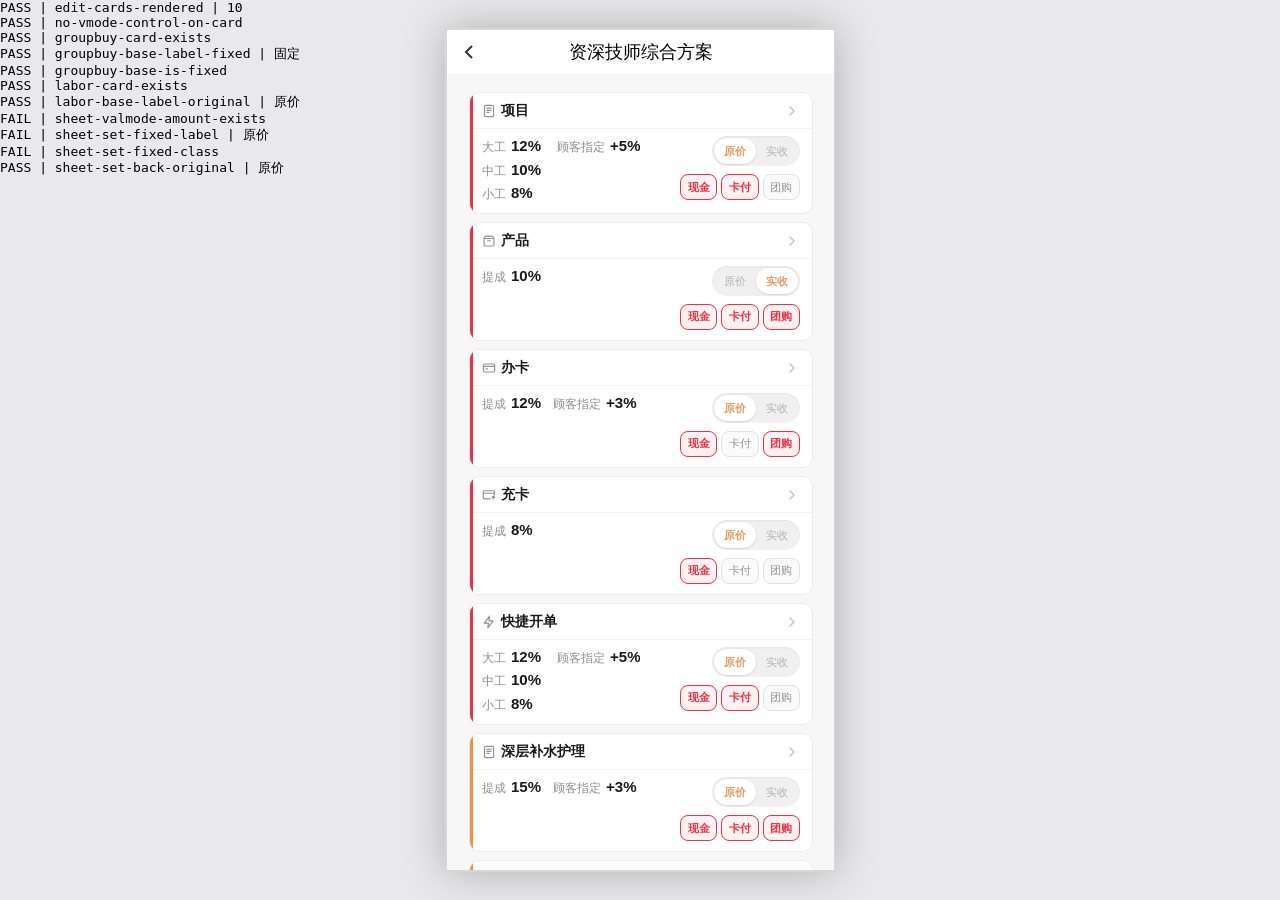
<file: _verify_comm2.html>
<!DOCTYPE html>
<html lang="zh-CN">
<head>
<meta charset="UTF-8">
<meta name="viewport" content="width=device-width, initial-scale=1.0">
<title>VERIFY</title>
<link rel="stylesheet" href="comm2.css">
<link rel="stylesheet" href="base.css">
<link rel="stylesheet" href="shell.css">
</head>
<body>
<div id="frame" class="phone-shell" style="position:fixed;inset:0;margin:auto;width:390px;height:844px;overflow:hidden;">
  <div class="phone-inner phone">
    <div class="screen hidden" id="screen-comm2-list"><div class="page-body"><div class="comm2-list" id="comm2List"></div></div></div>
    <div class="screen hidden" id="screen-comm2-edit">
      <div class="page-title-bar"><button type="button" class="back"><svg width="24" height="24" viewBox="0 0 24 24" fill="none" stroke="currentColor" stroke-width="2"><path d="M15 18l-6-6 6-6"/></svg></button><span class="title" id="comm2EditTitle">提成设置</span></div>
      <div class="page-body" style="padding:0;">
        <div class="comm2-stack">
          <div class="comm2-edit-cards" id="comm2EditCards"></div>
          <button type="button" class="comm2-rule-add" id="comm2BtnAddRule">+ 添加规则项</button>
        </div>
      </div>
    </div>
    <div class="screen hidden" id="screen-comm2-pick"><div class="page-body"></div></div>

    <div class="picker-mask picker-mask--bottom" id="comm2CatSheetMask">
      <div class="picker-sheet tall">
        <div class="picker-head" id="comm2CatSheetTitle">分类提成</div>
        <div class="emp-ach-edit-body comm2-cat-sheet-body" id="comm2CatSheetBody" style="padding:10px 16px 6px;"></div>
        <div class="picker-foot picker-foot--row">
          <button type="button" class="btn-main secondary" id="comm2CatSheetCancel">取消</button>
          <button type="button" class="btn-main" id="comm2CatSheetOk">确定</button>
        </div>
      </div>
    </div>

    <div class="toast-msg" id="toastMsg" role="status" aria-live="polite"></div>
  </div>
</div>
<script src="seed-data.js"></script>
<script src="amount-keypad.js"></script>
<script src="comm2.js"></script>
<script>
/* 验证页 shim：替代 app.js 的 showToast / showOnlyScreen / FLOW_NAV */
window.showToast = function (msg, isWarn, ms) {
  var el = document.getElementById('toastMsg');
  if (!el) return;
  el.textContent = msg || '';
  el.classList.add('show');
  setTimeout(function () { el.classList.remove('show'); }, ms || 2000);
};
window.showOnlyScreen = function (id) {
  document.querySelectorAll('#frame .screen').forEach(function (el) {
    el.classList.add('hidden');
  });
  var target = document.getElementById(id);
  if (target) target.classList.remove('hidden');
};
window.FLOW_NAV = {
  'comm2-list': function () { window.showOnlyScreen('screen-comm2-list'); },
  'comm2-edit': function () { window.showOnlyScreen('screen-comm2-edit'); },
  'comm2-pick': function () { window.showOnlyScreen('screen-comm2-pick'); }
};
window.setNavHighlight = function () {};
</script>
<script>
window.__VERIFY_RESULTS = [];
function V(name, ok, extra) {
  window.__VERIFY_RESULTS.push((ok ? 'PASS' : 'FAIL') + ' | ' + name + (extra !== undefined ? (' | ' + extra) : ''));
}
function q(sel) { return document.querySelector(sel); }
function qa(sel) { return document.querySelectorAll(sel); }

function runChecks() {
  // ---- 规则卡：固定标签（仅 Sheet 中设置）----
  if (window.Comm2Demo && typeof window.Comm2Demo.openEdit === 'function') {
    window.Comm2Demo.openEdit('c2_flagship');
  }
  var cardsRoot = q('#comm2EditCards');
  V('edit-cards-rendered', !!cardsRoot && cardsRoot.children.length > 0, cardsRoot ? cardsRoot.children.length : 0);

  // 规则卡上不应再有「比例/固定」切换控件
  var anyVmode = cardsRoot ? cardsRoot.querySelector('.comm2-rule-bar__vmode, [data-comm2-bar-valmode]') : null;
  V('no-vmode-control-on-card', !anyVmode);

  var groupBuyCard = cardsRoot ? cardsRoot.querySelector('[data-comm2-rule-card="override:ov_flagship_groupbuy"]') : null;
  V('groupbuy-card-exists', !!groupBuyCard);
  if (groupBuyCard) {
    var gbBase = groupBuyCard.querySelector('.comm2-rule-bar__base.is-fixed, .comm2-rule-bar__base');
    V('groupbuy-base-label-fixed', !!(gbBase && gbBase.textContent.trim() === '固定'), gbBase ? gbBase.textContent.trim() : 'none');
    V('groupbuy-base-is-fixed', !!(gbBase && gbBase.classList.contains('is-fixed')));
  }

  var laborCard = cardsRoot ? cardsRoot.querySelector('[data-comm2-rule-card="default:labor"]') : null;
  V('labor-card-exists', !!laborCard);
  if (laborCard) {
    var lb = laborCard.querySelector('[data-comm2-bar-base="list"].on, .comm2-rule-bar__base.is-list');
    V('labor-base-label-original', !!(lb && lb.textContent.trim() === '原价'), lb ? lb.textContent.trim() : 'none');
  }

  // 通过 Sheet 将 labor 提成参数设为「固定金额」→ 卡片标签变「固定」
  var laborOpen = q('[data-comm2-rule-card="default:labor"] [data-comm2-card-open]');
  if (laborOpen) laborOpen.click();
  var amountBtn = q('#comm2CatSheetBody [data-comm2-valmode="amount"]');
  V('sheet-valmode-amount-exists', !!amountBtn);
  if (amountBtn) amountBtn.click();
  var sheetOk = q('#comm2CatSheetOk');
  if (sheetOk) sheetOk.click();
  var laborCard2 = q('[data-comm2-rule-card="default:labor"]');
  var lb2 = laborCard2 ? laborCard2.querySelector('.comm2-rule-bar__base.is-fixed, .comm2-rule-bar__base') : null;
  V('sheet-set-fixed-label', !!(lb2 && lb2.textContent.trim() === '固定'), lb2 ? lb2.textContent.trim() : 'none');
  V('sheet-set-fixed-class', !!(lb2 && lb2.classList.contains('is-fixed')));

  // 再通过 Sheet 切回「按比例」→ 标签恢复「原价」
  var laborOpen2 = q('[data-comm2-rule-card="default:labor"] [data-comm2-card-open]');
  if (laborOpen2) laborOpen2.click();
  var pctBtn = q('#comm2CatSheetBody [data-comm2-valmode="pct"]');
  if (pctBtn) pctBtn.click();
  var sheetOk2 = q('#comm2CatSheetOk');
  if (sheetOk2) sheetOk2.click();
  var laborCard3 = q('[data-comm2-rule-card="default:labor"]');
  var lb3 = laborCard3 ? laborCard3.querySelector('[data-comm2-bar-base="list"].on, .comm2-rule-bar__base.is-list') : null;
  V('sheet-set-back-original', !!(lb3 && lb3.textContent.trim() === '原价'), lb3 ? lb3.textContent.trim() : 'none');
}

function boot() {
  setTimeout(function () {
    try { runChecks(); }
    catch (e) { V('EXCEPTION', false, String(e && e.message || e)); }
    var pass = window.__VERIFY_RESULTS.filter(function (r) { return r.indexOf('PASS') === 0; }).length;
    document.title = 'VERIFY ' + pass + '/' + window.__VERIFY_RESULTS.length;
    var pre = document.createElement('pre');
    pre.textContent = window.__VERIFY_RESULTS.join('\n');
    document.body.appendChild(pre);
  }, 400);
}
if (document.readyState === 'loading') document.addEventListener('DOMContentLoaded', boot);
else boot();
</script>
</body>
</html>
</file>
<file: comm2.css>
/* ==== comm2 · 提成设置（可整模块删除） ==== */
/* 勾选动效时长（JS 与 CSS **同源**：comm2.js 直接读这四个变量算门控时长，改这里即可）：
   正向勾选 = 变红 60ms + 画勾 110ms = 单轮 170ms；
   反向取消 = 反序播放（收勾 55ms + 褪红 30ms = 85ms），**时长与速度都是正向的一半**：收勾比画勾快一倍、
   褪红比变红快一倍。故 `--sp-uncheck-*` 必须恒为 `--sp-check-*` 的 1/2，改一处要同时改另一处。
   `--sp-collapse` = 收起 Morph（A2）时长，JS 读同一变量（**同源**）；缓动 = Apple 标准 `--sp-ease-std` */
:root {
  --sp-check-red: 60ms;
  --sp-check-draw: 110ms;
  --sp-uncheck-draw: 55ms;
  --sp-uncheck-red: 30ms;
  --sp-collapse: 220ms;
  --sp-ease-std: cubic-bezier(.22, .82, .24, 1);
}
#screen-comm2-list,
#screen-comm2-edit,
#screen-comm2-staff,
#screen-comm2-list .page-body,
#screen-comm2-edit .page-body,
#screen-comm2-staff .page-body { background: #F7F7F7; }
#screen-comm2-staff { display: flex; flex-direction: column; }
#screen-comm2-staff .page-body--staff-host {
  flex: 1 1 auto; min-height: 0; padding: 0; margin: 0;
  background: #F7F7F7;
}
.comm2-stack {
  padding: 12px 16px 28px;
  display: flex; flex-direction: column; gap: 16px;
}
.comm2-card {
  background: #fff; border-radius: 14px; border: 1px solid #EDEDED;
  padding: 16px 14px 14px; box-sizing: border-box;
}
.comm2-card__title-row {
  display: flex; align-items: center; gap: 8px; margin-bottom: 12px;
}
.comm2-card__title {
  position: relative; margin: 0; padding-left: 10px;
  font-size: 15px; font-weight: 600; color: #1A1A1A; line-height: 22px;
}
.comm2-card__title::before {
  content: ''; position: absolute; left: 0; top: 4px; bottom: 4px;
  width: 3px; border-radius: 2px; background: var(--brand);
}
.comm2-card--cats .comm2-card__title-row { margin-bottom: 20px; }
.comm2-card__hint {
  margin: 0 0 12px; font-size: 12px; color: #929292; line-height: 17px;
}
.comm2-base-tag {
  display: inline-flex; align-items: center; gap: 5px;
  padding: 2px 6px 2px 10px; border-radius: 999px; border: 1px solid #E6E6E6;
  background: #F7F7F7; color: #666; font-size: 11px; font-weight: 500;
  font-family: inherit; cursor: pointer; line-height: 18px;
  transition: background .15s, color .15s, border-color .15s;
}
.comm2-base-tag:active { background: #EFEFEF; }
.comm2-base-tag.is-flash {
  background: var(--brand-soft, #FFF2F2); color: var(--brand); border-color: var(--brand);
}
.comm2-base-tag__q {
  display: inline-flex; align-items: center; justify-content: center;
  width: 15px; height: 15px; border-radius: 50%; background: #E4E4E4; color: #666;
  font-size: 10px; font-style: normal; font-weight: 600;
}

.comm2-list {
  display: flex; flex-direction: column; gap: 10px;
  padding: 12px 16px 24px;
}
.comm2-unassigned {
  display: flex; align-items: center; justify-content: space-between; gap: 8px;
  width: calc(100% - 32px); margin: 12px 16px 0; padding: 10px 12px;
  border: none; border-radius: 10px; background: #F0F0F0;
  font-family: inherit; font-size: 12px; color: #666; line-height: 18px;
  cursor: pointer; box-sizing: border-box; text-align: left;
}
.comm2-unassigned.hidden { display: none; }
.comm2-unassigned:active { opacity: .88; }
.comm2-unassigned__lead {
  display: inline-flex; align-items: center; gap: 8px; min-width: 0; flex: 1;
}
.comm2-unassigned__ico {
  flex-shrink: 0; width: 16px; height: 16px;
  background: currentColor;
  -webkit-mask: url('assets/icons/users-profiles-02.svg') center / contain no-repeat;
  mask: url('assets/icons/users-profiles-02.svg') center / contain no-repeat;
}
.comm2-unassigned__text { min-width: 0; }
.comm2-unassigned__text strong { color: #1A1A1A; font-weight: 600; }
.comm2-unassigned__chev {
  flex-shrink: 0; color: #B0B0B0; display: inline-flex; align-items: center;
}
.comm2-unassigned-list {
  margin: 0; padding: 0 0 0 18px; list-style: disc;
  font-size: 14px; color: #1A1A1A; line-height: 26px;
}
.comm2-empty {
  margin: 40px 24px; text-align: center; color: #929292; font-size: 13px; line-height: 20px;
}

/* 列表卡对齐旧 emp-comm-card */
.comm2-scheme.emp-comm-card { margin: 0; }

/* 方案卡：仅保留「已分配」上方一根发丝线，去掉图标行底边线并收紧间距 */
.comm2-scheme .emp-comm-card__top { padding-bottom: 10px; }
.comm2-scheme .emp-comm-card__top::after { display: none; }
.comm2-scheme .emp-comm-card__assign {
  margin-top: 0;
  padding-top: 12px;
}

/* 已分配完整名单：右对齐 + 自动换行，不省略 */
.comm2-scheme .emp-comm-card__assign-val {
  flex: 1; min-width: 0; justify-content: flex-end;
  flex-wrap: wrap; white-space: normal; line-height: 18px; text-align: right;
}

/* 分配员工 sheet：列表滚动区 */
.comm2-assign-scroll { max-height: 42vh; overflow-y: auto; }

/* 提成范围 · 编辑页多选胶囊 */
.comm2-scope-chips {
  display: flex; flex-wrap: wrap; gap: 8px;
}
.comm2-scope-chip {
  min-width: 64px; height: 34px; padding: 0 14px; border-radius: 999px;
  border: 1px solid #E0E0E0; background: transparent; color: #666;
  font-size: 13px; font-weight: 500; font-family: inherit; cursor: pointer;
  box-sizing: border-box;
}
.comm2-scope-chip.on {
  border-color: var(--brand); color: var(--brand); background: var(--brand-soft, #FFF2F2);
  font-weight: 600;
}
.comm2-scope-chip:active { opacity: .88; }

/* 方案卡 · 范围标签（方案名下方） */
.comm2-scope-tags {
  display: flex; flex-wrap: wrap; gap: 4px; margin-top: 6px;
}
.comm2-scope-tag {
  display: inline-flex; align-items: center; height: 20px; padding: 0 8px;
  border-radius: 999px; border: 1px solid #E8E8E8; background: #F7F7F7;
  font-size: 11px; font-weight: 500; color: #666; line-height: 1;
}

.comm2-base-seg {
  display: flex; align-items: stretch; gap: 0;
  padding: 3px; border-radius: 999px; background: #F2F2F2; box-sizing: border-box;
}
.comm2-base-seg__btn {
  flex: 1 1 0; min-width: 0; height: 38px; border: none; border-radius: 999px;
  background: transparent; color: #929292;
  font-size: 13px; font-weight: 500; font-family: inherit; cursor: pointer;
  transition: background .15s, color .15s;
}
.comm2-base-seg__btn.on {
  background: #fff; color: var(--brand); font-weight: 600;
  box-shadow: 0 1px 2px rgba(0,0,0,.06);
}
.comm2-base-seg__btn:active { opacity: .88; }

.comm2-sub-tag {
  display: inline-flex; align-items: center;
  padding: 2px 10px; border-radius: 999px; border: 1px solid #E6E6E6;
  background: #F7F7F7; color: #666; font-size: 11px; font-weight: 500; line-height: 18px;
}

.comm2-station-label-row {
  display: flex; align-items: center; justify-content: space-between; flex-wrap: wrap; gap: 4px 8px;
  padding: 5px 10px 5px 12px; border-radius: 999px; border: 1px solid #E4E4E4; background: #FAFAFA;
  box-sizing: border-box;
}
.comm2-station-label-row.is-editing {
  /* 编辑态保持原描边与原填充，不做变色 */
}
.comm2-station-label-row__name {
  display: inline-flex; align-items: center; gap: 6px;
  font-size: 13px; font-weight: 600; color: #1A1A1A; min-width: 0;
}
.comm2-station-label-row__dot {
  width: 8px; height: 8px; border-radius: 50%; background: #C4A484; flex-shrink: 0;
}
.comm2-station-label-row:nth-child(2) .comm2-station-label-row__dot { background: #8FA3B8; }
.comm2-station-label-row:nth-child(3) .comm2-station-label-row__dot { background: #A8B5A2; }
.comm2-station-label-row__actions,
.comm2-station-label-row__edit {
  display: inline-flex; align-items: center; gap: 8px; flex-shrink: 0;
  width: 128px;
}
.comm2-station-label-row__rename {
  border: none; background: transparent; color: var(--brand);
  font-size: 12px; font-family: inherit; cursor: pointer; padding: 2px 4px;
}
.comm2-station-label-row__edit {
  font-size: 12px; color: #666; white-space: nowrap;
}
.comm2-station-label-row__edit input {
  width: 56px; border: none; border-bottom: 1px solid #D6D6D6; background: transparent;
  font-size: 13px; font-weight: 600; color: #1A1A1A; text-align: center;
  padding: 2px 0; outline: none; font-family: inherit;
  caret-color: var(--brand);
}
.comm2-station-label-row__edit input:focus { border-bottom-color: #B8B8B8; }
.comm2-station-label-row__edit input::selection,
.comm2-station-label-row__edit input::-moz-selection { background: transparent; }
.comm2-station-edit-ok {
  display: block; margin: 6px auto 4px; border: none; background: var(--brand); color: #fff;
  font-size: 13px; font-weight: 500; font-family: inherit;
  padding: 6px 36px; border-radius: 999px; cursor: pointer;
}
.comm2-station-edit-ok:active { opacity: .88; }
.comm2-station-label-row__reset {
  border: 1px solid #E0E0E0; background: #fff; color: #666; font-size: 11px;
  padding: 3px 10px; border-radius: 999px; cursor: pointer; font-family: inherit;
}
.comm2-station-label-row__reset:disabled {
  color: #C2C2C2; border-color: #ECECEC; background: #F6F6F6; cursor: default;
}

.comm2-cats {
  display: grid; grid-template-columns: 1fr 1fr; gap: 8px;
}
.comm2-cat {
  display: flex; flex-direction: column; gap: 6px; align-items: stretch;
  padding: 12px 10px; border-radius: 12px; border: 1px solid #EDEDED;
  background: #FAFAFA; cursor: pointer; font-family: inherit; text-align: left; color: inherit;
  min-height: 92px; box-sizing: border-box;
  transition: border-color .15s, background .15s;
}
.comm2-cat:active { background: #F3F3F3; }
.comm2-cat.is-flash {
  border-color: var(--brand); background: var(--brand-soft, #FFF2F2);
}
.comm2-cat__label {
  display: flex; align-items: center; justify-content: space-between; gap: 4px;
  font-size: 13px; font-weight: 600; color: #1A1A1A;
}
.comm2-cat__name {
  display: inline-flex; align-items: center; gap: 5px; min-width: 0;
}
.comm2-cat__ico {
  flex-shrink: 0; width: 15px; height: 15px; color: #929292;
  display: block;
}
.comm2-cat__mode {
  font-size: 10px; font-weight: 500; color: #929292;
  padding: 2px 6px; border-radius: 999px; background: #fff; border: 1px solid #E8E8E8;
}
.comm2-cat__vals {
  display: flex; flex-direction: column; gap: 0;
  font-size: 11px; color: #929292; line-height: 15px;
}
.comm2-cat__row {
  display: flex; align-items: center; justify-content: space-between; gap: 6px;
  padding: 5px 0; min-height: 26px; box-sizing: border-box;
}
.comm2-cat__row + .comm2-cat__row { border-top: 1px solid #F0F0F0; }
.comm2-cat__row--flat {
  justify-content: center; color: #1A1A1A; font-weight: 600;
  font-variant-numeric: tabular-nums;
}
.comm2-cat__row--flat .comm2-cat__lbl,
.comm2-cat__row--flat .comm2-cat__dot {
  color: #929292; font-weight: 400;
}
.comm2-cat__row strong {
  color: #1A1A1A; font-weight: 600; font-variant-numeric: tabular-nums;
}

.comm2-twins {
  display: grid; grid-template-columns: 1fr 1fr; gap: 8px;
  align-items: stretch;
}
.comm2-twins > .comm2-cap { min-width: 0; }
.comm2-cap {
  position: relative; display: flex; flex-direction: column; gap: 6px;
  padding: 10px 10px 10px 12px; border-radius: 10px;
  border: 1px solid #E6E6E6; background: #fff; box-sizing: border-box; min-width: 0;
}
.comm2-cap--extra { border-color: #FFD5D9; }
.comm2-cap--non { border-color: #DCE3EA; }
.comm2-cap--single { border-color: #E6E6E6; }
.comm2-cap--extra::before,
.comm2-cap--non::before {
  content: ''; position: absolute; left: 0; top: 10px; bottom: 10px; width: 3px;
  border-radius: 0 2px 2px 0;
}
.comm2-cap--extra::before { background: var(--brand); }
.comm2-cap--non::before { background: #8FA3B8; }
.comm2-cap--single::before {
  content: ''; position: absolute; left: 0; top: 10px; bottom: 10px; width: 3px;
  border-radius: 0 2px 2px 0; background: var(--brand);
}
.comm2-cap__head {
  display: flex; align-items: center; justify-content: space-between; gap: 6px;
  padding-left: 4px; min-height: 22px;
}
/* 卡内上方文字「提成」「额外」：#929292 */
.comm2-cap__title { font-size: 13px; color: #929292; font-weight: 600; flex-shrink: 0; }
/* 卡内底行：左输入值 + 右侧两段式胶囊（同一行；输入值收缩、胶囊贴卡片右侧，不溢出卡片） */
.comm2-cap__row {
  display: flex; align-items: flex-end; justify-content: space-between; gap: 8px;
  min-height: 28px; min-width: 0;
}
/* 两段式胶囊「比例 / 金额」：整块是点击热区，点一次切换一次 */
.comm2-cap__seg {
  display: inline-flex; align-items: center; gap: 0; flex-shrink: 0;
  margin: 0; padding: 2px; border: 1px solid #E0E0E0; border-radius: 999px;
  background: #F2F2F2; font-family: inherit; cursor: pointer;
  box-sizing: border-box; -webkit-tap-highlight-color: transparent;
}
.comm2-cap__seg:active { opacity: .8; }
.comm2-cap__seg-item {
  display: inline-flex; align-items: center; justify-content: center;
  height: 20px; padding: 0 8px; border-radius: 999px;
  font-size: 11px; font-weight: 600; line-height: 1; color: #929292;
  transition: background .15s, color .15s;
}
.comm2-cap__seg-item.is-on {
  background: #fff; color: var(--brand);
  box-shadow: 0 1px 2px rgba(0,0,0,.08);
}
.comm2-cap__label { font-size: 12px; color: #929292; padding-left: 4px; font-weight: 500; }
.comm2-cap__field { display: flex; align-items: baseline; gap: 2px; padding-left: 4px; min-width: 0; }
/* 比例输入框：宽度贴合数值（JS 同步），使 % 紧贴数字右侧 */
.comm2-cap__field input {
  flex: 0 1 auto; min-width: 0; border: none; background: transparent; outline: none;
  font-family: var(--font-data, inherit); font-size: 18px; font-weight: 600; color: #1A1A1A;
  padding: 0; margin: 0;
}
/* 金额模式（必须排在上面通用规则之后，两者特异性相同、靠源码顺序取胜）：
   输入框 flex-basis 归零，只吃「输入行 − 胶囊」的剩余宽度 —— 
   否则 <input> 默认宽度（≈20 字符）会把同一行的胶囊顶出卡片（BUG：点「金额」后胶囊飞出卡外） */
.comm2-cap__field--amt { flex: 1 1 auto; min-width: 0; overflow: hidden; }
.comm2-cap__field--amt input { flex: 1 1 0px; width: 0; min-width: 0; }
.comm2-cap__unit { font-size: 12px; color: #929292; font-weight: 500; pointer-events: none; }
.comm2-extra-row {
  display: flex; align-items: center; gap: 10px;
}
.comm2-extra-row > .comm2-cap--single { flex: 1; min-width: 0; }
/* 未开顾客指定：提成卡 + 虚线「+ 顾客指定提成」卡 等比并排、等高 */
.comm2-extra-row--pair {
  display: grid; grid-template-columns: 1fr 1fr; align-items: stretch;
}
.comm2-extra-row--pair > .comm2-cap { min-width: 0; }
/* 独占一行的单卡/虚线卡：铺满整行（按工位时各工位行、顾客指定行） */
.comm2-extra-row--solo > .comm2-cap { flex: 1; min-width: 0; }
.comm2-extra-row--solo > .comm2-extra-add { flex: 1; min-height: 46px; }
.comm2-extra-add {
  min-width: 0;
  display: flex; align-items: center; justify-content: center;
  padding: 0; margin: 0;
  border: 1px dashed #D0D0D0; border-radius: 10px; background: transparent;
  color: #929292; font-family: inherit; font-size: 13px; font-weight: 500;
  cursor: pointer; box-sizing: border-box;
  -webkit-tap-highlight-color: transparent;
}
.comm2-extra-add:active { border-color: #BDBDBD; background: #FAFAFA; }
.comm2-extra-close {
  display: inline-flex; align-items: center; justify-content: center;
  width: 22px; height: 22px; margin: 0; padding: 0;
  border: 1px solid #D0D0D0; border-radius: 50%; background: #fff;
  color: #929292; cursor: pointer; flex-shrink: 0;
  box-sizing: border-box;
  -webkit-tap-highlight-color: transparent;
}
.comm2-extra-close svg { display: block; width: 12px; height: 12px; }
.comm2-extra-close:active { color: var(--text, #1A1A1A); background: #F5F5F5; border-color: #BDBDBD; }

.comm2-sheet-mode {
  display: flex; gap: 0; padding: 3px; border-radius: 999px; background: #F2F2F2; margin-bottom: 14px;
}
.comm2-sheet-mode__btn {
  flex: 1; height: 34px; border: none; border-radius: 999px; background: transparent;
  font-size: 13px; font-weight: 500; color: #929292; font-family: inherit; cursor: pointer;
}
.comm2-sheet-mode__btn.on {
  background: #fff; color: var(--brand); font-weight: 600;
  box-shadow: 0 1px 2px rgba(0,0,0,.06);
}
.comm2-sheet-station {
  margin-bottom: 12px; padding: 12px; border-radius: 12px; border: 1px solid #E8E8E8; background: #FAFAFA;
}
.comm2-sheet-station__name {
  display: inline-flex; align-items: center; gap: 6px;
  font-size: 13px; font-weight: 600; color: #1A1A1A; margin-bottom: 8px;
}
.comm2-sheet-station__dot {
  width: 8px; height: 8px; border-radius: 50%; background: #C4A484;
}
.comm2-sheet-station:nth-child(2) .comm2-sheet-station__dot { background: #8FA3B8; }
.comm2-sheet-station:nth-child(3) .comm2-sheet-station__dot { background: #A8B5A2; }

/* 分配模式 · 工位映射折叠（默认收起） */
.comm2-station-fold {
  margin-top: 12px; border: 1px solid #E8E8E8; border-radius: 10px; overflow: hidden;
}
.comm2-station-fold__head {
  display: flex; align-items: center; justify-content: space-between; gap: 8px;
  width: 100%; padding: 10px 12px; border: none; background: transparent;
  font-family: inherit; cursor: pointer; color: #1A1A1A; font-size: 13px; font-weight: 600;
}
.comm2-station-fold__head-lbl { display: inline-flex; align-items: center; gap: 6px; }
.comm2-station-fold__head-dot { width: 8px; height: 8px; border-radius: 50%; background: #C4A484; }
.comm2-station-fold__head-tri {
  width: 18px; height: 18px; border-radius: 50%; background: #fff; border: 1px solid #E2E2E2;
  display: inline-flex; align-items: center; justify-content: center;
  color: #666; font-size: 10px; line-height: 1; transition: transform .15s;
}
.comm2-station-fold__head[aria-expanded="true"] .comm2-station-fold__head-tri { transform: rotate(180deg); }
.comm2-station-fold__body { display: none; flex-direction: column; gap: 2px; padding: 4px 12px 12px; }
.comm2-station-fold__body.is-open { display: flex; }

/* 按项覆盖 */
.comm2-override-list { display: flex; flex-direction: column; }
.comm2-override-row {
  display: flex; align-items: stretch; border-bottom: 1px solid #F0F0F0;
}
.comm2-override-row:last-child { border-bottom: none; }
.comm2-override-row.is-flash {
  border-radius: 8px; background: var(--brand-soft, #FFF2F2); border-bottom-color: transparent;
}
.comm2-override-row__main {
  flex: 1; min-width: 0; display: flex; flex-direction: column; gap: 3px; align-items: flex-start;
  padding: 10px 2px; border: none; background: transparent; cursor: pointer;
  font-family: inherit; text-align: left; color: inherit;
}
.comm2-override-row__name {
  font-size: 13px; font-weight: 600; color: #1A1A1A;
  overflow: hidden; text-overflow: ellipsis; white-space: nowrap; max-width: 100%;
}
.comm2-override-row__name em {
  font-style: normal; font-weight: 400; font-size: 11px; color: #929292; margin-left: 6px;
}
.comm2-override-row__sub {
  font-size: 11px; color: #929292; line-height: 16px; max-width: 100%;
}
.comm2-override-row__del {
  align-self: center; border: none; background: transparent; color: #929292;
  width: 36px; height: 36px; cursor: pointer; font-family: inherit; flex-shrink: 0;
  display: inline-flex; align-items: center; justify-content: center;
}
.comm2-override-row__del:active { color: var(--brand); }
.comm2-override-add {
  margin-top: 12px; width: 100%; height: 44px; border: 1px dashed #E0E0E0; border-radius: 12px;
  background: transparent; color: var(--brand); font-size: 14px; font-weight: 500;
  cursor: pointer; font-family: inherit;
}
.comm2-override-add:active { background: var(--brand-soft, #FFF2F2); }

/* 覆盖项选择器 */
#screen-comm2-pick,
#screen-comm2-pick .page-body { background: #F7F7F7; }
.comm2-pick-types {
  display: flex; gap: 0; margin: 0 16px; padding: 0;
  border-bottom: 1px solid #ECECEC; box-sizing: border-box;
}
.comm2-pick-types__btn {
  flex: 1; min-width: 0; height: 40px; border: none; background: transparent;
  font-size: 14px; font-weight: 500; color: #666; font-family: inherit; cursor: pointer;
  position: relative;
}
.comm2-pick-types__btn.on { color: var(--brand); font-weight: 600; }
.comm2-pick-types__btn.on::after {
  content: ''; position: absolute; left: 16px; right: 16px; bottom: 0; height: 3px;
  border-radius: 3px 3px 0 0; background: var(--brand);
}
.comm2-pick-groups { padding: 10px 16px 0; }
.comm2-pick-groups.hidden { display: none; }
.comm2-pick-groups .catalog-group-segment { margin-right: 0; }
.comm2-pick-tools { display: none !important; }
.comm2-pick-body { flex: 1; min-height: 0; overflow-y: auto; padding: 8px 16px 24px; }
.comm2-pick-list { display: flex; flex-direction: column; gap: 8px; }
.comm2-pick-item-wrap {
  border: 1px solid #EDEDED; border-radius: 12px; background: #fff; overflow: hidden;
  transition: border-color .15s;
}
.comm2-pick-item-wrap.on { border-color: var(--brand); }
.comm2-pick-item {
  display: flex; align-items: center; gap: 10px; width: 100%;
  padding: 12px; border: none; border-radius: 0; background: transparent;
  font-family: inherit; text-align: left; cursor: pointer; color: inherit;
}
.comm2-pick-item.on { background: transparent; }
.comm2-pick-item__check {
  width: 20px; height: 20px; border-radius: 50%; border: 1.5px solid #D0D0D0; flex-shrink: 0;
  display: inline-flex; align-items: center; justify-content: center;
  background: #fff; color: transparent;
}
.comm2-pick-item__check svg { display: block; flex-shrink: 0; }
.comm2-pick-item.on .comm2-pick-item__check {
  background: var(--brand); border-color: var(--brand); color: #fff;
}
.comm2-pick-item__check.is-configured {
  background: #C8C8C8; border-color: #C8C8C8; color: #fff;
}
.comm2-pick-item.disabled { cursor: not-allowed; }
.comm2-pick-item.disabled.is-configured .comm2-pick-item__name { color: #929292; }
.comm2-pick-item-wrap.is-configured { border-color: #E8E8E8; }
.comm2-pick-item__text { min-width: 0; flex: 1; display: flex; flex-direction: column; gap: 2px; }
.comm2-pick-item__name {
  font-size: 13px; font-weight: 600; color: #1A1A1A;
  overflow: hidden; text-overflow: ellipsis; white-space: nowrap;
}
.comm2-pick-item__sub { font-size: 11px; color: #929292; }
.comm2-pick-empty { text-align: center; color: #929292; font-size: 13px; padding: 48px 24px; line-height: 20px; }

/* 勾选展开的内联提成编辑区 */
.comm2-pick-edit {
  border-top: 1px solid #F0F0F0; background: #FAFAFA;
  padding: 12px; box-sizing: border-box;
}
.comm2-pick-edit__mode {
  display: flex; gap: 0; padding: 3px; border-radius: 999px; background: #F2F2F2;
  margin-bottom: 12px;
}
.comm2-pick-edit .comm2-pick-station {
  background: #fff; margin-bottom: 10px; padding: 10px;
}
.comm2-pick-edit .comm2-pick-station:last-child { margin-bottom: 0; }
.comm2-pick-edit .comm2-pick-twin { margin-bottom: 0; }
.comm2-pick-edit .comm2-cap { padding: 8px 8px 8px 10px; }
.comm2-pick-edit .comm2-cap__field input { font-size: 16px; }
.comm2-pick-edit .comm2-extra-row--pair { gap: 8px; }

/* 编辑页 · 规则横条列表 */
.comm2-edit-cards { display: flex; flex-direction: column; gap: 8px; padding: 6px 6px 0; }
.comm2-rule-bar {
  position: relative; display: block;
  --bar-accent: var(--brand);
  background: #fff;
  border-radius: 10px; border: 1px solid #EBEBEB; box-sizing: border-box;
  padding: 0; overflow: hidden; cursor: pointer;
}
/* 左侧品牌竖条：用真实元素承载，不用 background-image + background-size。
   原因：Figma 的 HTML→Design 拍平背景时忽略 background-size，会把渐变整块铺满 → 整卡变红。
   真实 3px 矩形 + 父级 overflow:hidden，浏览器与 Figma 表现一致，且随卡片圆角裁切、贴合轮廓。 */
.comm2-rule-bar__accent {
  position: absolute; left: 0; top: 0; bottom: 0; width: 3px;
  background: var(--bar-accent); pointer-events: none;
}
/* 卡头：左图标+标题；右「＞」 */
.comm2-rule-bar__head {
  display: flex; align-items: center; gap: 8px;
  padding: 9px 12px 8px;
  min-width: 0;
}
.comm2-rule-bar__chev {
  flex: 0 0 auto; margin-left: auto;
  display: inline-flex; align-items: center; justify-content: center;
  color: #C2C2C2;
}
.comm2-rule-bar__chev svg { display: block; }
.comm2-rule-bar:active .comm2-rule-bar__chev { color: var(--brand); }
/* 内容区：左提成参数 + 右 120 两控件竖排；两者顶部对齐 */
.comm2-rule-bar__body {
  position: relative;
  display: flex; align-items: flex-start; gap: 10px;
  padding: 8px 12px 10px;
  min-width: 0;
}
/* 卡头分隔线：从左侧装饰条右侧起画，装饰条整条贯通、不被压线 */
.comm2-rule-bar__body::before {
  content: ''; position: absolute; top: 0; left: 3px; right: 0; height: 1px;
  background: #F2F2F2; pointer-events: none;
}
.comm2-rule-bar__side {
  flex: 0 0 120px; width: 120px; max-width: 120px;
  display: flex; flex-direction: column; align-items: flex-end; gap: 8px;
  box-sizing: border-box;
}
.comm2-rule-bar__side .comm2-rule-bar__scope-chips { width: 120px; }
.comm2-rule-swipe .comm2-rule-bar {
  border-radius: 10px; overflow: hidden;
}
.comm2-rule-bar.is-override { --bar-accent: #FF8A3D; }
.comm2-rule-bar.is-flash { animation: comm2Flash .7s ease; }
@keyframes comm2Flash { 0%,100%{background-color:#fff} 40%{background-color:var(--brand-soft,#FFF2EE)} }

.comm2-rule-bar__title-hit {
  flex: 1; min-width: 0;
  border: none; background: transparent; padding: 0; margin: 0;
  text-align: left; font-family: inherit; color: inherit;
  pointer-events: none;
}
.comm2-rule-bar__title {
  margin: 0; font-size: 14px; font-weight: 600; color: #1A1A1A;
  display: flex; align-items: center; gap: 5px; min-width: 0; overflow: hidden;
}
.comm2-rule-bar__title .comm2-cat__ico { flex-shrink: 0; width: 14px; height: 14px; }
/* ≤6 字：min-width:6em 保证完整；>6 字才加 is-ellipsis */
.comm2-rule-bar__title-txt {
  flex: 0 1 auto; min-width: 6em; max-width: 100%;
  white-space: nowrap; overflow: visible;
}
.comm2-rule-bar__title-txt.is-ellipsis {
  flex: 1 1 auto; min-width: 6em; overflow: hidden; text-overflow: ellipsis;
}

.comm2-rule-bar__field {
  display: flex; flex-direction: row; align-items: center;
  justify-content: flex-end;
}

/* 范围：定宽 120、三 chip 均分单行；与参数 gap 分隔，禁止重叠 */
.comm2-rule-bar__scope-chips {
  display: flex; flex-wrap: nowrap; gap: 4px; justify-content: stretch;
  width: 100%; min-width: 0; box-sizing: border-box;
}
.comm2-rule-bar .comm2-scope-chip {
  border: 1px solid #E0E0E0; background: #FAFAFA; color: #929292;
  font-size: 11px; font-weight: 500; font-family: inherit;
  height: 26px; min-height: 26px; padding: 0 4px; border-radius: 8px;
  white-space: nowrap; line-height: 1;
  display: inline-flex; align-items: center; justify-content: center;
  box-sizing: border-box;
  flex: 1 1 0; min-width: 0;
  overflow: hidden; text-overflow: ellipsis;
  cursor: pointer; -webkit-tap-highlight-color: transparent;
}
.comm2-rule-bar .comm2-scope-chip:active { background: #F0F0F0; }
.comm2-rule-bar .comm2-scope-chip.on {
  border-color: var(--brand); background: var(--brand-soft, #FFF2F2);
  color: var(--brand); font-weight: 600;
}

/* 内容区左：提成参数（只读展示） */
.comm2-rule-bar__params {
  flex: 1; min-width: 0; overflow: hidden;
  border: none; background: transparent; padding: 0; margin: 0;
  display: flex; flex-wrap: nowrap; justify-content: flex-start; align-items: center;
  gap: 0; box-sizing: border-box;
  text-align: left; font-family: inherit; color: inherit;
  padding-left: 0; pointer-events: none;
}
.comm2-rule-bar__param-seg + .comm2-rule-bar__param-seg {
  margin-left: 12px;
}
.comm2-rule-bar__p-tag {
  display: inline-flex; align-items: center; justify-content: center;
  min-width: 14px; height: 14px; padding: 0 3px; margin: 0 3px 0 0;
  border-radius: 3px; font-size: 10px; font-weight: 600; line-height: 1;
  background: #F0F0F0; color: #8D8D8D;
  align-self: center; /* 「点」标签中轴与数值对齐 */
}
/* 提成值与顾客指定值之间的竖线分隔 */
.comm2-rule-bar__p-sep {
  display: inline-block; width: 1px; height: 12px; flex: 0 0 1px;
  margin: 0 4px; background: #DCDCDC;
  align-self: center; vertical-align: middle;
}
.comm2-rule-bar__p-dot {
  font-size: 15px; font-weight: 600; color: #1A1A1A; margin: 0 1px;
}
.comm2-rule-bar__param-seg {
  display: inline-flex; align-items: baseline; gap: 5px; /* 标签（工位名/提成）与数值间距，与按工位一致 */
  white-space: nowrap; flex-shrink: 0;
}
.comm2-rule-bar__p-lbl {
  font-size: 12px; font-weight: 500; color: #8D8D8D; line-height: 1.3;
}
.comm2-rule-bar__p-val {
  font-size: 15px; font-weight: 600; color: #1A1A1A; line-height: 1.3;
  display: inline-flex; align-items: baseline; flex-wrap: nowrap;
}
/* 按工位：参数竖排；顾客指定与首工位（大工）同行 */
.comm2-rule-bar.is-station .comm2-rule-bar__params {
  display: flex; flex-direction: column; flex-wrap: nowrap;
  align-items: flex-start; gap: 4px;
}
.comm2-rule-bar.is-station .comm2-rule-bar__param-row {
  display: flex; align-items: baseline; gap: 16px;
  max-width: 100%; box-sizing: border-box;
}
.comm2-rule-bar.is-station .comm2-rule-bar__param-row .comm2-rule-bar__param-seg {
  margin-left: 0;
}
.comm2-rule-bar.is-station .comm2-rule-bar__param-seg {
  display: flex;
  align-items: baseline;
  gap: 5px; /* 原 3px +2：工位名与参数间距 */
  max-width: 100%;
  box-sizing: border-box;
  overflow: hidden;
  margin-left: 0;
}
.comm2-rule-bar.is-station .comm2-rule-bar__p-lbl {
  flex: 0 0 auto;
  min-width: 2em;
}

/* 右列 · 基数段控 · 在 120 槽内右对齐 */
.comm2-rule-bar__seg {
  display: inline-flex; gap: 0; padding: 2px; border-radius: 999px;
  background: #F0F0F0; flex-shrink: 0; border: none; cursor: default;
  font-family: inherit; box-shadow: inset 0 1px 2px rgba(0, 0, 0, .05);
  -webkit-tap-highlight-color: transparent;
  max-width: 100%;
}
.comm2-rule-bar__seg:active { opacity: .92; }
.comm2-rule-bar__seg--pay { max-width: 100%; }
.comm2-rule-bar__chip {
  border: none; background: transparent; color: #B0B0B0;
  font-size: 11px; font-weight: 500; font-family: inherit;
  height: 26px; padding: 0 10px; border-radius: 999px;
  white-space: nowrap; line-height: 26px; cursor: pointer;
  -webkit-tap-highlight-color: transparent;
  transition: background .14s ease, color .14s ease, box-shadow .14s ease;
  display: inline-flex; align-items: center; justify-content: center;
}
.comm2-rule-bar__chip.on {
  background: #FFFFFF; font-weight: 600; color: #E89D64;
  box-shadow: 0 1px 2px rgba(0, 0, 0, .1), 0 0 0 0.5px rgba(0, 0, 0, .04);
}
.comm2-rule-bar__seg--pay .comm2-rule-bar__chip.on {
  color: #E06767;
}

/* 固定金额 · 只读灰标 → 选中态（与「原价/实收」选中 chip 同款：白底暖色字） */
.comm2-rule-bar__base.is-fixed {
  display: inline-flex; align-items: center; justify-content: center;
  height: 30px; padding: 0 14px; border-radius: 999px;
  background: #FFFFFF; color: #E89D64; font-size: 11px; font-weight: 600;
  line-height: 1; white-space: nowrap;
  box-shadow: 0 0 0 0.5px rgba(0, 0, 0, .05);
}

/* 左滑露出垃圾桶删除 */
.comm2-rule-swipe-wrap {
  position: relative;
  border-radius: 10px;
  overflow: hidden;
  isolation: isolate;
}
.comm2-rule-swipe-wrap .comm2-rule-swipe {
  position: relative;
  z-index: 1;
  touch-action: pan-y;
  will-change: transform;
  background: transparent;
  border-radius: 10px;
  transition: transform .18s ease;
}
.comm2-rule-swipe-wrap .comm2-rule-bar {
  background-color: #fff;
  border-radius: 10px;
}
.comm2-rule-swipe-wrap.is-menu-host,
.comm2-rule-swipe.is-menu-host { z-index: 5; }
.comm2-rule-swipe-wrap.is-dragging .comm2-rule-swipe { transition: none; }
.comm2-rule-swipe__trash {
  position: absolute;
  right: 0; top: 0; bottom: 0;
  width: 72px;
  border: none;
  background: #F32F41;
  color: #fff;
  display: flex;
  align-items: center;
  justify-content: center;
  cursor: pointer;
  z-index: 0;
  padding: 0;
  opacity: 0;
  pointer-events: none;
  transition: opacity .12s ease;
}
.comm2-rule-swipe-wrap.is-open .comm2-rule-swipe__trash,
.comm2-rule-swipe-wrap.is-dragging .comm2-rule-swipe__trash {
  opacity: 1;
  pointer-events: auto;
}
.comm2-rule-swipe__trash:active { opacity: .9; }

.comm2-pick-item__name-row {
  display: inline-flex;
  align-items: center;
  flex-wrap: wrap;
  gap: 6px;
  max-width: 100%;
}
.comm2-pick-item__badge {
  display: inline-flex;
  align-items: center;
  flex: 0 0 auto;
  width: auto;
  max-width: 100%;
  margin: 0;
  padding: 2px 8px;
  border-radius: 999px;
  background: #F2F3F5;
  color: #8F959E;
  font-size: 11px;
  font-weight: 500;
  line-height: 16px;
  white-space: nowrap;
}

.comm2-sheet-station__name {
  display: inline-flex;
  align-items: center;
  gap: 6px;
  border: none;
  background: transparent;
  padding: 0;
  font: inherit;
  color: inherit;
  cursor: pointer;
  text-align: left;
}
.comm2-sheet-station__name:active { opacity: .75; }
.comm2-sheet-station__label { font-weight: 500; }
.comm2-sheet-station__edit {
  display: inline-flex;
  color: #8F959E;
  flex-shrink: 0;
}
.comm2-sheet-station__edit svg { width: 16px; height: 16px; display: block; }
.comm2-sheet-station__input {
  width: 88px;
  height: 28px;
  border: 1px solid #E5E6EB;
  border-radius: 6px;
  padding: 0 8px;
  font-size: 13px;
  font-family: inherit;
}
.comm2-sheet-station-add {
  display: flex;
  align-items: center;
  justify-content: center;
  gap: 8px;
  width: 100%;
  margin-top: 8px;
  min-height: 40px;
  border: 1px dashed #D0D3D6;
  border-radius: 8px;
  background: #FAFBFC;
  color: #F32F41;
  font-size: 14px;
  font-weight: 500;
  font-family: inherit;
  cursor: pointer;
}
.comm2-sheet-station-add.is-editing {
  justify-content: flex-start;
  padding: 0 8px;
  border-style: solid;
  border-color: #E5E6EB;
  background: #fff;
}
.comm2-sheet-station-add__ok {
  margin-left: auto;
  border: none;
  background: transparent;
  color: #F32F41;
  font-size: 14px;
  font-weight: 600;
  font-family: inherit;
  cursor: pointer;
  padding: 8px;
}

/* 删除撤销 toast */
.toast-msg.is-undo {
  display: inline-flex; align-items: center; gap: 12px;
  padding: 10px 14px; white-space: nowrap;
}
.comm2-toast-undo {
  border: none; background: transparent; color: #C4795A;
  font-size: 13px; font-weight: 700; font-family: inherit;
  cursor: pointer; padding: 0; line-height: 1;
}
.comm2-toast-undo:active { opacity: .75; }

/* 分配员工 Sheet · 头像与行布局修复 */
#comm2AssignMask .picker-sheet.tall,
#empRewardStaffMask .picker-sheet.tall {
  display: flex; flex-direction: column; max-height: 85%;
  overflow: hidden;
}
#comm2AssignMask .emp-assign-tools,
#empRewardStaffMask .emp-assign-tools {
  display: flex; align-items: center; justify-content: space-between;
  gap: 12px; padding: 8px 16px 4px; flex-shrink: 0;
}
#comm2AssignMask .comm2-assign-scroll,
#empRewardStaffMask .comm2-assign-scroll {
  flex: 1 1 auto; min-height: 0; max-height: none; overflow-x: hidden; overflow-y: auto;
  -webkit-overflow-scrolling: touch;
}
#comm2AssignMask .emp-assign-list,
#empRewardStaffMask .emp-assign-list {
  padding: 8px 16px 16px;
  display: flex; flex-direction: column; gap: 8px;
}
#comm2AssignMask .emp-assign-card {
  display: flex; align-items: center; gap: 12px; width: 100%;
  padding: 10px 12px; box-sizing: border-box;
}
#comm2AssignMask .emp-assign-card .emp-avatar {
  width: 40px; height: 40px; border-radius: 20px;
  flex-shrink: 0; overflow: hidden;
  display: flex; align-items: center; justify-content: center;
  background: #F2F2F2; color: #666; font-size: 14px; font-weight: 600;
}
#comm2AssignMask .emp-assign-card .emp-avatar img {
  width: 100%; height: 100%; object-fit: cover; display: block;
}
#comm2AssignMask .emp-assign-card__meta { flex: 1; min-width: 0; }
#comm2AssignMask .emp-assign-card.has-others .emp-assign-card__role {
  color: #C4795A;
}
#comm2AssignMask .emp-assign-card__role--also {
  display: inline-flex; align-items: center; gap: 4px;
  max-width: 100%; margin-top: 4px; font-size: 12px; line-height: 1.3;
  color: #C4795A;
}
#comm2AssignMask .emp-assign-card__also-ico {
  flex-shrink: 0; width: 12px; height: 12px;
  background: currentColor;
  -webkit-mask: url('assets/icons/file-multiple.svg') center / contain no-repeat;
  mask: url('assets/icons/file-multiple.svg') center / contain no-repeat;
}
#comm2AssignMask .emp-assign-card__also-names {
  min-width: 0; overflow: hidden; text-overflow: ellipsis; white-space: nowrap;
}

.comm2-sheet-row.is-flash-anchor {
  animation: comm2FlashAnchor .9s ease;
  border-radius: 8px;
}
@keyframes comm2FlashAnchor {
  0%,100% { background: transparent; }
  30% { background: var(--brand-soft, #FFF2EE); }
}

.comm2-rule-card__scope { display: flex; flex-wrap: wrap; gap: 8px; }
.comm2-rule-card__seg { display: flex; gap: 0; padding: 3px; border-radius: 999px; background: #F2F2F2; }
.comm2-rule-card__seg .comm2-base-seg__btn { flex: 1; min-width: 0; }

/* 参数 Sheet · 可滚动，避免底部溢出 */
#comm2CatSheetMask .picker-sheet.tall {
  max-height: 85%;
  min-height: 0;
  display: flex;
  flex-direction: column;
}
#comm2CatSheetMask .comm2-cat-sheet-body.emp-ach-edit-body,
#comm2CatSheetMask .comm2-cat-sheet-body {
  flex: 1 1 auto;
  min-height: 0;
  max-height: none !important; /* 高度由 Sheet 约束，勿再用 62vh 叠层 */
  overflow-x: hidden !important;
  overflow-y: auto !important;
  -webkit-overflow-scrolling: touch;
}
#comm2CatSheetMask .picker-foot {
  flex-shrink: 0;
}
.comm2-sheet-row {
  display: flex; align-items: center; gap: 10px; margin-bottom: 10px; min-height: 32px;
}
.comm2-sheet-row:last-child { margin-bottom: 0; }
.comm2-sheet-row--params-head { margin-bottom: 8px; }
.comm2-sheet-row__lbl {
  flex: 0 0 72px; font-size: 13px; color: #1A1A1A; font-weight: 500; line-height: 1.2;
  /* 行标签后附 ⓘ 时用内联弹性排布（PRD §6.9）；无 ⓘ 的行不受影响 */
  display: inline-flex; align-items: center; gap: 4px;
}
.comm2-sheet-row__help { vertical-align: middle; }
.comm2-sheet-row__ctrl {
  flex: 1; min-width: 0; display: flex; align-items: center; justify-content: flex-end; gap: 8px;
}
.comm2-sheet-row__ctrl .comm2-rule-card__seg,
.comm2-sheet-row__ctrl .comm2-base-seg,
.comm2-sheet-row__ctrl .comm2-sheet-ctrl,
.comm2-sheet-row__ctrl .comm2-sheet-mode {
  flex: 1; min-width: 0; width: 100%; max-width: 100%;
}
.comm2-cat-sheet-body .comm2-scope-chip {
  min-width: 52px; height: 28px; padding: 0 10px; font-size: 12px;
}
.comm2-sheet-scope { display: flex; flex-wrap: nowrap; gap: 6px; justify-content: flex-end; }
.comm2-cat-sheet-body .comm2-base-seg__btn { height: 30px; font-size: 12px; }
.comm2-cat-sheet-body .comm2-base-seg { padding: 2px; }
.comm2-cat-sheet-body .comm2-base-seg__btn--station.on {
  display: inline-flex; align-items: center; justify-content: center; gap: 3px;
  padding-left: 8px; padding-right: 6px;
}
.comm2-base-seg__gear {
  display: inline-flex; align-items: center; color: #C8C8C8; line-height: 0; flex-shrink: 0;
}
.comm2-base-seg__gear-ico { display: block; }
.comm2-sheet-mode--inline { margin-bottom: 0; flex-shrink: 0; width: 100%; }
.comm2-cat-sheet-body .comm2-sheet-mode { padding: 2px; margin-bottom: 0; }
.comm2-cat-sheet-body .comm2-sheet-mode__btn { height: 30px; font-size: 12px; }
.comm2-sheet-params-hint {
  font-size: 11px; font-weight: 500; color: #B0B0B0; line-height: 1.3;
  white-space: nowrap;
}
.comm2-sheet-params-body { margin-bottom: 0; }
.comm2-sheet-station-grid {
  display: grid; grid-template-columns: repeat(3, minmax(0, 1fr));
  gap: 8px; align-items: start;
}
.comm2-sheet-station-grid .comm2-sheet-station--compact { margin-bottom: 0; }
.comm2-cat-sheet-body .comm2-extra-row { gap: 8px; }
.comm2-cat-sheet-body .comm2-extra-add { border-radius: 8px; }
.comm2-cat-sheet-body .comm2-extra-row--pair { gap: 8px; }
.comm2-cat-sheet-body .comm2-cap {
  padding: 6px 8px 6px 10px; gap: 4px; border-radius: 8px;
}
.comm2-cat-sheet-body .comm2-cap--extra::before,
.comm2-cat-sheet-body .comm2-cap--non::before { top: 6px; bottom: 6px; }
.comm2-cat-sheet-body .comm2-cap__label { font-size: 11px; }
.comm2-cat-sheet-body .comm2-cap__field input { font-size: 15px; }
.comm2-cat-sheet-body .comm2-cap__seg { padding: 2px; }
.comm2-cat-sheet-body .comm2-cap__seg-item {
  height: 18px; padding: 0 6px; font-size: 10px;
}
/* Sheet 内参数卡两种宽度：
   · 宽卡（不分工位：「提成」+「额外」并排，内容 ≈150px）——值与胶囊**同一行**（左取值、右胶囊）；
   · 窄卡（按工位：3 工位卡横排一行 + 「顾客指定」行卡，卡 114px / 内容 ≈96px，装不下 值+胶囊）——
     **胶囊换到第 2 行**、右对齐贴卡片右下角，**保持胶囊原始尺寸不做压缩**；第 1 行取值占满整行。 */
.comm2-cat-sheet-body .comm2-cap__row {
  flex-direction: row; align-items: center; justify-content: space-between;
  gap: 4px; min-height: 28px; min-width: 0;
}
.comm2-cat-sheet-body .comm2-cap__row > .comm2-cap__seg { align-self: center; flex-shrink: 0; }
.comm2-cat-sheet-body .comm2-cap__field { flex: 1 1 auto; min-width: 0; }
.comm2-sheet-station-grid .comm2-cap__row,
.comm2-sheet-station.is-extra .comm2-cap__row {
  flex-direction: column; align-items: stretch; justify-content: flex-start;
  gap: 4px; min-height: 0;
}
.comm2-sheet-station-grid .comm2-cap__row > .comm2-cap__seg,
.comm2-sheet-station.is-extra .comm2-cap__row > .comm2-cap__seg { align-self: flex-end; }
.comm2-sheet-station-grid .comm2-cap__field,
.comm2-sheet-station.is-extra .comm2-cap__field { flex: 1 1 auto; min-width: 0; }
.comm2-cat-sheet-body .comm2-cap__head { min-height: 20px; gap: 4px; }
.comm2-sheet-station--compact {
  margin-bottom: 8px; padding: 0; border: none; background: transparent; border-radius: 0;
}
.comm2-sheet-station--compact:last-child { margin-bottom: 0; }
/* 工位名 /「顾客指定」行标签：字号 = 卡内标题（13px） */
.comm2-sheet-station--compact .comm2-sheet-station__name {
  font-size: 13px; margin-bottom: 6px; max-width: 100%;
}
.comm2-sheet-station-grid .comm2-sheet-station__label {
  overflow: hidden; text-overflow: ellipsis; white-space: nowrap; max-width: 100%;
}
.comm2-sheet-station-grid .comm2-sheet-station__name {
  display: flex; width: 100%; box-sizing: border-box;
}
/* 顾客指定行：标签不可改名；宽度 = 单工位卡（1/3 列） */
.comm2-sheet-station__name.is-static { cursor: default; }
.comm2-sheet-station__name.is-static:active { opacity: 1; }
.comm2-sheet-station.is-extra {
  margin-top: 10px;
  width: calc((100% - 16px) / 3);
  max-width: calc((100% - 16px) / 3);
  box-sizing: border-box;
}
.comm2-sheet-station.is-extra .comm2-sheet-station__dot { background: var(--brand); }
.comm2-sheet-station.is-extra .comm2-extra-row--solo > .comm2-cap,
.comm2-sheet-station.is-extra .comm2-extra-row--solo > .comm2-extra-add {
  flex: none; width: 100%;
}
/* 不分工位：两行居左（第 1 行「提成」行 / 第 2 行「顾客指定」行），行结构与「按工位」对齐，
   使切换分配模式时窗口不出现大幅抖动；行标签为**静态**小标题（UI 同工位，不可编辑）；
   卡宽 = 半宽「宽卡」（175px，**尺寸不变**，值与胶囊仍同一行）。未开顾客指定时第 2 行为虚线卡 */
.comm2-sheet-avg-rows {
  display: flex; flex-direction: column; align-items: flex-start; gap: 10px;
}
.comm2-sheet-station--avg {
  margin-bottom: 0;
  width: calc((100% - 8px) / 2);
  max-width: calc((100% - 8px) / 2);
  box-sizing: border-box;
}
.comm2-sheet-avg-rows .comm2-sheet-station__name { display: flex; width: 100%; box-sizing: border-box; }
.comm2-sheet-avg-rows .comm2-sheet-station__label {
  overflow: hidden; text-overflow: ellipsis; white-space: nowrap; max-width: 100%;
}
.comm2-sheet-avg-rows .comm2-extra-row--solo > .comm2-cap { flex: 1; min-width: 0; }
/* 虚线卡与「提成」卡等高（66px = 两段式胶囊同行的宽卡高度），保持「尺寸不变」 */
.comm2-sheet-avg-rows .comm2-extra-row--solo > .comm2-extra-add { flex: 1; min-height: 66px; }
.comm2-sheet-avg-rows .comm2-sheet-station .comm2-sheet-station__dot--extra { background: var(--brand); }
.comm2-rule-add {
  display: block; width: calc(100% - 12px); margin: 0 6px 12px; height: 44px;
  border: 1px dashed #D0D0D0; border-radius: 10px; background: transparent;
  color: var(--brand); font-size: 14px; font-weight: 500; font-family: inherit; cursor: pointer;
}
.comm2-rule-add:active { background: var(--brand-soft, #FFF2EE); border-color: var(--brand); }

/* 工位管理 sheet */
.comm2-station-sheet { padding: 0 16px 8px; max-height: 50vh; overflow-y: auto; }
.comm2-station-sheet-foot { padding: 0 16px 8px; }
.comm2-station-add {
  width: 100%; height: 40px; border: 1px dashed #D0D0D0; border-radius: 10px;
  background: transparent; color: var(--brand); font-size: 13px; font-weight: 500;
  font-family: inherit; cursor: pointer;
}
.comm2-station-add:disabled { opacity: .4; cursor: not-allowed; }
.comm2-station-sheet-row {
  display: flex; align-items: center; gap: 8px; padding: 0; min-height: 44px;
  border-bottom: 1px solid #F0F0F0;
}
.comm2-station-sheet-row:last-child { border-bottom: none; }
.comm2-station-sheet-row__name { flex: 1; font-size: 14px; font-weight: 600; color: #1A1A1A; }
.comm2-station-sheet-row__acts { display: flex; gap: 4px; flex-shrink: 0; }
.comm2-station-sheet-row__acts button {
  border: none; background: transparent; color: var(--brand); font-size: 13px; font-family: inherit; cursor: pointer;
  min-height: 44px; padding: 0 8px;
}
.comm2-station-sheet-row__acts button.danger { color: #E8340C; }
.comm2-station-sheet-row__acts button:disabled { opacity: .35; cursor: not-allowed; }
.comm2-station-sheet-edit { padding: 8px 0 12px; border-bottom: 1px solid #F0F0F0; }
.comm2-station-sheet-edit input {
  width: 100%; border: none; border-bottom: 1px solid #E8E8E8; padding: 8px 0; font-size: 15px;
  outline: none; font-family: inherit;
}
.comm2-station-sheet-edit__acts {
  display: flex; align-items: center; justify-content: space-between; gap: 10px; margin-top: 10px;
}
.comm2-station-sheet-edit__reset {
  border: 1px solid #E0E0E0; background: transparent; color: #666; font-size: 11px;
  padding: 4px 12px; min-height: 28px; border-radius: 999px; cursor: pointer; font-family: inherit;
  flex-shrink: 0;
}
.comm2-station-sheet-edit__reset:disabled {
  color: #C2C2C2; border-color: #ECECEC; background: #F6F6F6; cursor: default;
}
.comm2-station-sheet-edit__ok {
  border: none; background: var(--brand); color: #fff; font-size: 12px; font-weight: 500;
  padding: 4px 16px; min-height: 28px; border-radius: 999px; cursor: pointer; font-family: inherit;
  flex-shrink: 0;
}
.comm2-station-sheet-edit__ok:active { opacity: .88; }
.comm2-pick-group-row {
  border-bottom: 1px solid #ECECEC; background: #FFF8F0;
}
.comm2-pick-card-role {
  display: flex; gap: 0; padding: 3px; border-radius: 999px; background: #F2F2F2; margin-bottom: 10px;
}
.comm2-pick-card-role__btn {
  flex: 1; height: 30px; border: none; border-radius: 999px; background: transparent;
  font-size: 12px; color: #929292; font-family: inherit; cursor: pointer;
}
.comm2-pick-card-role__btn.on { background: #fff; color: var(--brand); font-weight: 600; box-shadow: 0 1px 2px rgba(0,0,0,.06); }
.comm2-pick-bundle-edit { margin: 0 16px 12px; padding: 12px; background: #fff; border-radius: 12px; border: 1px solid #EBEBEB; }
.comm2-pick-bundle-edit.hidden { display: none; }
.comm2-pick-bundle__field { margin-bottom: 10px; }
.comm2-pick-bundle__field:last-child { margin-bottom: 0; }
.comm2-pick-bundle__lbl { display: block; font-size: 12px; color: #929292; margin-bottom: 6px; }

/* ===== 方案编辑页标题 · 信息增强入口 + 帮助弹窗条目卡片（PRD §6.2.2 / §6.9） ===== */
/* 标题内方案名可省略，右侧 ⓘ 恒可见（.title--with-help 已放开 overflow） */
.page-title-bar .title.title--with-help > .title__txt {
  min-width: 0; overflow: hidden; text-overflow: ellipsis; white-space: nowrap;
}
/* 条目卡片：序号圆点 + 加粗白话结论 + 灰字补充 */
.comm2-hint-list { display: flex; flex-direction: column; gap: 9px; margin: 2px 0 4px; }
.comm2-hint-item { display: flex; align-items: flex-start; gap: 8px; }
.comm2-hint-item__no {
  flex: 0 0 auto; width: 18px; height: 18px; margin-top: 1px;
  border-radius: 50%; background: #F0F0F0; color: #666666;
  font-size: 11px; font-weight: 600; line-height: 18px; text-align: center;
}
.comm2-hint-item__main { flex: 1 1 auto; min-width: 0; }
.emp-help-body .comm2-hint-item__t { margin: 0; font-size: 13px; font-weight: 600; color: var(--text); line-height: 1.45; text-align: left; }
.emp-help-body .comm2-hint-item__d { margin: 2px 0 0; font-size: 12px; color: var(--text-sec); line-height: 1.6; text-align: left; }

/* ===== 计算基数 · 固定金额标签（卡上只读灰标，见上方 .comm2-rule-bar__base.is-fixed） ===== */

/* ===== 关联页面 · 选择员工 sheet（员工卡片交互） ===== */
/* 固定 Sheet 高度，避免选人 morph / 重绘时整页上下抖动 */
#comm2StaffSheetMask .picker-sheet.tall {
  height: 560px;
  max-height: 85%;
  flex: 0 0 auto;
  box-sizing: border-box;
}
#comm2StaffSheetMask .comm2-staff-sheet__body {
  margin: 0 16px 16px;
  padding: 12px;
  background: #FAFAFA;
  border-radius: 12px;
  box-sizing: border-box;
  flex: 1 1 auto;
  min-height: 0;
  overflow-x: hidden;
  overflow-y: auto;
  -webkit-overflow-scrolling: touch;
}
.comm2-staff-sheet__body .detail-item__staff-block { margin: 0; }
.comm2-staff-sheet__body .detail-item__panel-row--staff-head { display: none; }
.add-card-staff-sheet__hint { margin: 0 16px 10px; font-size: 12px; line-height: 1.45; color: var(--text-sec); }
/* 预留两行卡片高度，重绘时空档不塌陷（摘要最多 3 行：大工·中工 / 小工 / 顾客指定） */
#comm2StaffSheetMask .staff-grid {
  min-height: calc(128px * 2 + 10px + 14px);
}
.detail-item__staff-block { border-bottom: none; position: relative; }
.staff-card-scrim {
  position: absolute; inset: -8px -4px -12px; z-index: 1;
  border: none; padding: 0; margin: 0; cursor: pointer;
  background: rgba(247, 247, 247, .42); border-radius: 12px;
  -webkit-tap-highlight-color: transparent;
}
.staff-grid {
  display: grid;
  grid-template-columns: repeat(3, minmax(0, 1fr));
  gap: 10px 8px;
  padding: 2px 0 12px;
  position: relative;
  z-index: 2;
  overflow: visible;
}
.staff-grid.is-morphing > .staff-card { justify-self: start; align-self: start; }
.staff-card {
  position: relative;
  min-height: 128px;
  width: 100%;
  box-sizing: border-box;
  z-index: 1;
  -webkit-tap-highlight-color: transparent;
  will-change: transform, width;
}
.staff-card.is-dim { opacity: .36; pointer-events: none; filter: saturate(.85); }
.detail-item__staff-block--cards.is-picking { overflow: visible; }
.detail-item__staff-block--cards.is-picking .staff-grid { overflow: visible; pointer-events: none; }
.staff-card.is-editing { z-index: 6; pointer-events: auto; opacity: 1; filter: none; }
.staff-card__panel {
  position: relative;
  box-sizing: border-box;
  width: 100%;
  min-height: 128px;
  padding: 10px 8px 8px;
  border-radius: 12px;
  background: #fff;
  border: 1px solid #E8E8E8;
  display: flex; flex-direction: column; align-items: center; justify-content: center;
  gap: 6px;
  cursor: pointer;
  font-family: inherit;
  color: #1a1a1a;
  transition: border-color .22s ease, background .22s ease, box-shadow .28s cubic-bezier(.22,.82,.24,1);
  -webkit-tap-highlight-color: transparent;
}
.staff-card__panel:active { transform: scale(.96); transition: transform .08s ease-out; }
.staff-card.is-done .staff-card__panel {
  background: linear-gradient(180deg, #FFF8F8 0%, #FFF2F2 100%);
  border-color: #FFD5D9;
  box-shadow: inset 0 0 0 1px rgba(243, 47, 65, .04);
}
/* 回弹只在**本次交互真的选中了该员工**时播（is-pop 由 JS 一次性标记）：
   避免每次重绘（如再选别人）都重播一遍「噗噗」弹入 —— 见 §12.10「已修（原待确认项 1）」 */
.staff-card.is-done.is-pop .staff-card__panel { animation: staffDonePop .42s cubic-bezier(.34,1.3,.64,1); }
@keyframes staffDonePop {
  0% { transform: scale(.94); }
  55% { transform: scale(1.04); }
  100% { transform: scale(1); }
}
/* 展开态：被点卡片撑满整行，内部横向平铺选项卡片（3 工位 / 顾客指定） */
.staff-card.is-editing .staff-card__panel[data-face="opts"] {
  position: relative;
  z-index: 1;                 /* 压在收起动画的「下层头像卡面」之上（后者 z-index: 0） */
  width: 100%;
  min-height: 128px;
  height: 128px;
  padding: 0;
  gap: 0;
  border: none;
  border-radius: 0;
  overflow: visible;
  background: transparent;
  cursor: default;
  box-shadow: none;
}
.staff-card.is-editing .staff-card__panel[data-face="opts"]:active { transform: none; }
.staff-card.is-expanding .staff-card__opts {
  opacity: 1; visibility: visible;
  transition: opacity .2s cubic-bezier(.34,1.3,.64,1);
}
.staff-card:not(.is-expanding) .staff-card__opts {
  opacity: 0; visibility: hidden;
}
/* 展开时同行其余卡片淡出，避免与撑满的卡片相互压叠（淡出**瞬时**，与本动画无关） */
.staff-card.is-row-muted { opacity: 0; pointer-events: none; }

/* —— 收起 Morph（A2 / 十九次）——
   展开卡「收回去」的两层交叉：
     · 上层 `.staff-card__panel[data-face="opts"]`（4 张选项卡）**整体淡出**；
     · 下层 `.staff-card__panel--base`（头像 / 姓名 / 摘要）**淡入** —— 与收缩态卡面完全是同一套 DOM 结构，
       因此动画终点与重绘后的静态卡面**像素级一致**，落定那一帧不会跳。
   卡宽 / 位移的过渡由 JS 内联 `transition` 给出（时长读 `--sp-collapse`，同源）。 */
.staff-card.is-editing .staff-card__panel--base {
  position: absolute; inset: 0; z-index: 0;
  opacity: 0; pointer-events: none;
  transition: opacity var(--sp-collapse) var(--sp-ease-std);
}
.staff-card.is-editing.is-collapsing .staff-card__panel--base { opacity: 1; }
/* 选项卡整体淡出。**必须反超** `.staff-card.is-expanding .staff-card__opts`（0,3,0）→ 用 (0,4,0) 组合选择器。
   注（二十一次）：原并列的 `.staff-card.is-opened.is-collapsing` 选择器已随 `edit.opened` 死字段一并删除
   —— 展开后的卡带的恒为 `is-expanding`，`is-opened` 从不渲染。 */
.staff-card.is-expanding.is-collapsing .staff-card__opts {
  opacity: 0; visibility: visible;
  transition: opacity var(--sp-collapse) var(--sp-ease-std);
}
@media (prefers-reduced-motion: reduce) {
  .staff-card.is-editing .staff-card__panel { animation: none !important; }
  .staff-card.is-done.is-pop .staff-card__panel { animation: none !important; }
  .staff-card { transition: none !important; }
  .staff-card__panel { transition: none; }
  .staff-opt { transition: none !important; animation: none !important; }
  .staff-opt__box, .staff-opt__box svg path {
    animation: none !important; transition: none !important;
  }
  .staff-opt__box.is-draw svg path { stroke-dashoffset: 0; }
  .staff-opt__box.is-undraw svg path { stroke-dashoffset: 24; }
  .staff-card.is-expanding .staff-card__opts { transition: none !important; opacity: 1; visibility: visible; }
  .staff-card:not(.is-expanding) .staff-card__opts { opacity: 1; visibility: visible; }
  /* 收起动画直接落定（无过渡、无交叉淡入淡出） */
  .staff-card.is-editing .staff-card__panel--base { transition: none !important; }
  .staff-card.is-expanding.is-collapsing .staff-card__opts { transition: none !important; }
}
.staff-card__opts {
  display: flex; align-items: stretch; width: 100%; height: 100%; gap: 8px;
  box-sizing: border-box; background: transparent;
}
.staff-opt {
  position: relative;
  flex: 1 1 0; min-width: 0;
  margin: 0; padding: 22px 6px 8px;
  border: 1px solid #E8E8E8;
  border-radius: 12px;
  background: #fff;
  color: #1a1a1a;
  font-size: 14px; font-weight: 600; letter-spacing: .02em; line-height: 1.15;
  font-family: inherit; cursor: pointer;
  display: inline-flex; align-items: center; justify-content: center;
  -webkit-tap-highlight-color: transparent;
  box-shadow: 0 2px 8px rgba(26, 26, 26, .06);
  transition: background .18s ease, color .18s ease, border-color .18s ease,
    transform .08s ease-out, box-shadow .2s cubic-bezier(.34,1.3,.64,1);
}
.staff-opt:active { transform: scale(.96); box-shadow: 0 1px 4px rgba(26, 26, 26, .08); }
.staff-opt--extra { color: #C62828; border-color: rgba(243, 47, 65, .18); background: linear-gradient(180deg, #FFF9F9 0%, #FFF2F2 100%); }
/* 右上角勾选控件：未勾选空心 */
.staff-opt__box {
  position: absolute; top: 6px; right: 6px;
  width: 18px; height: 18px; border-radius: 9px;
  border: 1.5px solid #D6D6D6; background: #fff; color: transparent;
  display: inline-flex; align-items: center; justify-content: center;
  box-sizing: border-box;
}
.staff-opt__box svg { width: 11px; height: 11px; display: block; }
.staff-opt.is-on { border-color: var(--brand); box-shadow: 0 2px 10px rgba(243, 47, 65, .16); }
.staff-opt.is-on .staff-opt__box {
  border-color: var(--brand); background: var(--brand); color: #fff;
}
/* —— 勾选控件动效：点按 → 快速变红（--sp-check-red 60ms）→ 勾从左到右画出（--sp-check-draw 110ms）；
      取消 = 反序播放（先收勾再褪红），**时长减半、速度加快一倍**（--sp-uncheck-draw 55ms + --sp-uncheck-red 30ms）。
      时长见文件顶部 :root ——
      注：十九次起收缩态员工卡不再有勾选控件，故本组只会作用于展开态的 `.staff-opt__box` */
.staff-opt__box {
  transition: background-color var(--sp-check-red) ease,
    border-color var(--sp-check-red) ease,
    color var(--sp-check-red) ease;
}
.staff-opt__box svg path {
  stroke-dasharray: 24; stroke-dashoffset: 24;
}
/* 已勾选（静态渲染）：勾完整呈现 */
.staff-opt.is-on .staff-opt__box svg path { stroke-dashoffset: 0; }
/* 点选：立刻变红，勾随后画出 */
.staff-opt__box.is-draw { background: var(--brand); border-color: var(--brand); color: #fff; }
.staff-opt__box.is-draw svg path {
  animation: spCheckDraw var(--sp-check-draw) linear var(--sp-check-red) both;
}
/* 取消：先收勾再褪红（反序）；时长减半、速度加快一倍（--sp-uncheck-* = --sp-check-* / 2） */
.staff-opt__box.is-undraw {
  background: #fff; border-color: #D6D6D6; color: transparent;
  transition: background-color var(--sp-uncheck-red) ease var(--sp-uncheck-draw),
    border-color var(--sp-uncheck-red) ease var(--sp-uncheck-draw),
    color var(--sp-uncheck-red) ease var(--sp-uncheck-draw);
}
.staff-opt__box.is-undraw svg path { animation: spCheckUndraw var(--sp-uncheck-draw) linear both; }
@keyframes spCheckDraw {
  from { stroke-dashoffset: 24; }
  to { stroke-dashoffset: 0; }
}
@keyframes spCheckUndraw {
  from { stroke-dashoffset: 0; }
  to { stroke-dashoffset: 24; }
}
/* —— 反向「整卡红色快速淡出」（q7-C）——
   取消勾选时，勾选框（红色填充 + 描边）与**宿主卡片的红色** （选项卡的红边/红投影、
   员工卡的粉底/粉描边/头像粉圈）在 85ms 内**一起**退干净 —— 节拍与 A7 完全一致
   （收勾 55ms → 褪红 30ms）。

   ① **必须反超 `.is-on`（实测 BUG 根因）**：`.staff-opt.is-on .staff-opt__box` 特异性 (0,3,0)
      高于 `.staff-opt__box.is-undraw` (0,2,0)，不反超则红底在整个动效期间**纹丝不动**，
      只在落定重绘那一帧「啪」地硬切消失（实测 26→276ms 恒为纯红 rgb(243,47,65)）。
   ② 选项卡红边/红投影来自 `.staff-opt.is-on` (0,2,0)，用 `.staff-opt.is-on.is-undraw` (0,3,0) 反超。
   ③ 员工卡粉底是 `linear-gradient`（**不可插值**），故在 `.is-done` 下垫一层同色
      `background-color`、渐变置其上：褪色时先摘渐变（与垫底同色，肉眼无感），再让
      `background-color` 过渡到白 —— 否则粉底同样会硬切。 */
.staff-opt.is-on .staff-opt__box.is-undraw { background: #fff; border-color: #D6D6D6; color: transparent; }
.staff-opt.is-on.is-undraw {
  border-color: #E8E8E8;
  box-shadow: 0 2px 8px rgba(26, 26, 26, .06);
  transition: border-color var(--sp-uncheck-red) ease var(--sp-uncheck-draw),
    box-shadow var(--sp-uncheck-red) ease var(--sp-uncheck-draw);
}
/* 「顾客指定」卡未勾选时本身就带淡红边，取消后回它自己的基线色 */
.staff-opt--extra.is-on.is-undraw { border-color: rgba(243, 47, 65, .18); }
/* 员工卡（收缩态）：粉底 + 粉描边 + 头像粉圈 */
.staff-card.is-done .staff-card__panel { background-color: #FFF5F5; }
/* 注：收缩态员工卡的「粉底淡出」随 A13（点右侧勾选控件取消）一并废止 —— 十九次起该卡
   不再有勾选控件，取消只能走「展开卡片取消勾选」或「入口摘要行 ×」，两者都不在该卡上做褪色 */
/* 注：工位已改为**可点掉**（再点已勾选工位 = 取消），原「iOS 抖动提醒」动效与其
   `spOptShake` 关键帧、`.is-shake` 规则已随之移除（见 PRD §12.3 A12 / §12.9） */
.staff-card.is-splitting .staff-opt { animation: staffRoleSplit .38s cubic-bezier(.34,1.3,.64,1) both; }
.staff-card.is-splitting .staff-opt:nth-child(1) { animation-delay: 0ms; }
.staff-card.is-splitting .staff-opt:nth-child(2) { animation-delay: 35ms; }
.staff-card.is-splitting .staff-opt:nth-child(3) { animation-delay: 70ms; }
.staff-card.is-splitting .staff-opt:nth-child(4) { animation-delay: 105ms; }
@keyframes staffRoleSplit {
  from { opacity: 0; transform: scaleX(.42) scaleY(.92); }
  to { opacity: 1; transform: scaleX(1) scaleY(1); }
}
.staff-card__avatar {
  width: 40px; height: 40px; border-radius: 20px; object-fit: cover;
  background: var(--brand-soft); flex-shrink: 0;
  box-shadow: 0 0 0 2px #fff;
}
.staff-card.is-done .staff-card__avatar { box-shadow: 0 0 0 2px #FFE0E3; }
.staff-card__avatar--ph { display: flex; align-items: center; justify-content: center; font-size: 14px; font-weight: 600; color: var(--brand); }
.staff-card__name {
  font-size: 12px; font-weight: 500; line-height: 1.25; text-align: center;
  max-width: 100%; overflow: hidden; text-overflow: ellipsis; white-space: nowrap;
}
.staff-card__title {
  font-size: 10px; font-weight: 400; line-height: 1.2; color: var(--text-sec);
  text-align: center; max-width: 100%;
  overflow: hidden; text-overflow: ellipsis; white-space: nowrap;
}
/* 选人摘要区：预留最多 3 行（三工位拆两行 + 顾客指定）；单行垂直居中；行内不省略 */
.staff-card__title--pick {
  font-size: 11px; font-weight: 600; color: var(--brand);
  letter-spacing: .01em;
  min-height: 3.6em;
  height: auto;
  display: flex; flex-direction: column; align-items: center; justify-content: center;
  white-space: normal; overflow: visible; text-overflow: unset;
  line-height: 1.2;
  animation: staffMetaIn .36s cubic-bezier(.22,.82,.24,1);
}
.staff-card__pick-stack {
  display: flex; flex-direction: column; align-items: center; justify-content: center;
  gap: 1px; width: 100%;
}
.staff-card__pick-line {
  max-width: 100%;
  overflow: visible; text-overflow: unset; white-space: nowrap;
  line-height: 1.2; text-align: center;
}
/* 「只勾顾客指定、没选工位/提成」的合法状态（十七次起计入已选，只发顾客指定提成；
   十八次起卡片第三行**只画红字「顾客指定」**，不再前置灰字「无工位」） */
.staff-card__pick-x { color: var(--brand); }
@keyframes staffMetaIn {
  0% { opacity: 0; transform: translateY(4px); }
  100% { opacity: 1; transform: translateY(0); }
}
/* 员工卡勾选控件（`.staff-card__tick`）已于十九次**整个删除** —— 收缩态员工卡不再有任何勾选控件，
   勾只存在于展开态的选项卡（`.staff-opt__box`）；随之废止的还有它的弹入动效 `staffCheckIn` / `.is-in`
   （PRD §12.3 A10）。取消该员工的入口 = 展开卡片取消勾选 / 入口摘要行 × */

/* —— 关联页面：入口行 / 已选摘要 / 提成模式开关（源：开单页面 · renderDetailStaffSection） —— */
.detail-staff-entry {
  width: 100%; display: flex; align-items: center; gap: 8px;
  padding: 12px 0; border: none; background: transparent;
  font-family: inherit; color: inherit; cursor: pointer; text-align: left;
  box-sizing: border-box;
}
.detail-staff-entry__lbl {
  flex: 1; min-width: 0; font-size: 14px; font-weight: 500; color: #1A1A1A;
}
.detail-staff-entry__val {
  flex-shrink: 0; font-size: 13px; color: var(--text-sec);
}
.detail-staff-entry__val.has-staff { color: var(--brand); font-weight: 500; }
.detail-staff-entry .chev.ui-icon {
  color: var(--text-sec); flex-shrink: 0; width: 16px; height: 16px;
  display: inline-flex; align-items: center; justify-content: center;
}
.detail-staff-summary {
  display: flex; flex-direction: column; gap: 8px; padding: 0 0 4px;
}
.detail-staff-summary__row {
  display: flex; align-items: center; gap: 10px;
  padding: 10px 12px; background: #FFFFFF; border: 1px solid #EDEDED;
  border-radius: 10px; box-sizing: border-box;
}
.detail-staff-summary__main {
  flex: 1; min-width: 0;
  display: flex; align-items: baseline; flex-wrap: nowrap; gap: 8px;
}
.detail-staff-summary__name {
  flex-shrink: 0; font-size: 14px; font-weight: 600; color: #1A1A1A; line-height: 20px;
}
.detail-staff-summary__role {
  flex-shrink: 0; font-size: 13px; color: var(--text-sec); line-height: 20px;
}
.detail-staff-summary__meta {
  flex: 1; min-width: 0; font-size: 13px; color: var(--text-sec); line-height: 20px;
  overflow: hidden; text-overflow: ellipsis; white-space: nowrap;
}
.detail-staff-summary__del {
  flex-shrink: 0; width: 28px; height: 28px; border: none; border-radius: 50%;
  background: transparent; color: #B2B2B2; cursor: pointer; padding: 0;
  display: inline-flex; align-items: center; justify-content: center;
}
.detail-staff-summary__del:active { background: #EBEBEB; color: #666; }
.detail-staff-summary__del svg { width: 16px; height: 16px; display: block; }

/* 关联页面容器 + 分配模式 / 顾客指定提成开关 */
.comm2-sp-card { margin: 0 16px 12px; padding: 4px 12px 10px; background: #fff; border-radius: 12px; }
.comm2-sp-card__title { font-size: 13px; font-weight: 600; color: var(--text-sec); padding: 12px 0 2px; }
.comm2-sp-mode {
  display: flex; gap: 2px; margin: 0 16px 8px; padding: 2px;
  background: #F2F2F2; border-radius: 999px;
}
.comm2-sp-mode + .comm2-sp-mode { margin-bottom: 12px; }
.comm2-sp-mode__btn {
  flex: 1; height: 30px; border: none; border-radius: 999px; background: transparent;
  font-size: 12px; color: #929292; font-family: inherit; cursor: pointer;
}
.comm2-sp-mode__btn.on { background: #fff; color: var(--brand); font-weight: 600; box-shadow: 0 1px 2px rgba(0,0,0,.06); }
.comm2-sp-lead { margin: 0 16px 12px; font-size: 12px; line-height: 1.5; color: var(--text-sec); }

/* ==========================================================================
 * 二十六次 · 改动重算弹窗（PRD §6.13）
 * 沿用「居中 ModalPopup」规范。
 * 三十一次：取消「本期不动，下期换」+ 取消开关 → 两枚按钮直接就是两个结果（竖排、点即生效）。
 * ========================================================================== */
.dialog--recalc {
  max-width: 326px; max-height: min(560px, 78vh);
  display: flex; flex-direction: column; padding: 20px 20px 16px;
}
.dialog--recalc .dialog__title { margin-bottom: 14px; }
.comm2-recalc__body {
  flex: 1 1 auto; min-height: 0; overflow-y: auto; -webkit-overflow-scrolling: touch;
  margin: 0 0 16px; text-align: left;
}
.comm2-recalc__note {
  display: flex; align-items: flex-start; justify-content: center; gap: 6px;
  margin: 0; font-size: 12px; color: #9A9A9A; line-height: 17px; text-align: center;
}
.comm2-recalc__note-ico { display: inline-flex; flex-shrink: 0; margin-top: 1px; color: #B2B2B2; }
/* 三十一次：两枚按钮**竖排**（各自即一个结果），文案较长故收到 14px 并收紧内边距 */
.dialog--recalc .dialog__actions { gap: 8px; margin-top: 0; }
.dialog--recalc .dialog__actions .btn-main { padding: 0 8px; font-size: 14px; }
</file>
<file: base.css>
/* comm2 standalone · shared UI extracted from card/demo.html */


/* Standalone shell: .phone-inner acts as .phone */
.phone-inner.phone,
#frame.phone-shell {
  width: var(--phone-w);
  height: var(--phone-h);
  overflow: hidden;
  position: relative;
  background: var(--bg-page);
  border: 1px solid var(--border);
  display: flex;
  flex-direction: column;
}
.phone-inner .picker-mask,
.phone-inner .dialog-mask {
  position: absolute;
  inset: 0;
}
.phone-inner .toast-msg {
  position: absolute;
  left: 50%;
  top: 50%;
  transform: translate(-50%, -50%);
  z-index: 100;
}

/* demo L32-52 */
:root {
  --brand: #F32F41; --brand-soft: #FFF2F2; --brand-border: #FFD5D9;
  --switch-include-on: #34C759;
  --switch-qty-on: #FF7043;
  --success: #2BA471; --success-soft: #E8F8F2;
  --bg-page: #F7F7F7; --card: #FFFFFF; --text: #333333; --text-sec: #929292;
  --border: #D7D7D5; --disabled: #EDEDED;
  /* 白卡行间发丝线 · 方案 B */
  --card-divider: rgba(0, 0, 0, 0.04);
  --info-bg: #E7F1FF; --info-text: #1A70FE;
  --warn-bg: #FFF8E6; --warn-text: #E37318;
  --neutral-bg: #EDEDED; --neutral-text: #929292;
  --font-data: "Source Han Sans SC", "Noto Sans SC", "PingFang SC", "Microsoft YaHei", sans-serif;
  /* 文案/占位（如金额「请输入」）；有数字后金额栏切回 --font-data */
  --font-text: "Source Han Sans SC", "PingFang SC", "Microsoft YaHei", sans-serif;
  --phone-w: 390px; --phone-h: 844px; --phone-scale: 1.5;
  --phone-display-w: calc(var(--phone-w) * var(--phone-scale));
  --phone-display-h: calc(var(--phone-h) * var(--phone-scale));
  --safe-bottom: 34px;
  --bottom-surface-shadow: 0 -0.5px 4px 0 rgba(0, 0, 0, 0.08);
}

/* demo L207-265 */
.phone { width: var(--phone-w); height: var(--phone-h); overflow: hidden; position: relative; background: var(--bg-page); border: 1px solid var(--border); }
/* 原型内文案强制思源黑体；数字栏仍用 --font-data 显式覆盖 */
.phone {
  --font-text: "Source Han Sans SC", "Noto Sans SC", "Microsoft YaHei", sans-serif;
  font-family: var(--font-text);
}
.phone button,
.phone input,
.phone textarea,
.phone select,
.phone label,
.phone p,
.phone span,
.phone a,
.phone li,
.phone td,
.phone th,
.phone div,
.phone h1,
.phone h2,
.phone h3,
.phone h4 {
  font-family: inherit;
}
.phone .font-data,
.phone .font-data-lg,
.phone .price-num,
.phone .emp-num,
.phone .member-card-compact__price-val.is-data {
  font-family: var(--font-data);
  font-variant-numeric: tabular-nums;
}
/* 金额小数段小 1 号（相对父级字号） */
.money-frac {
  font-size: 0.875em;
  font-variant-numeric: tabular-nums;
}
.phone-shell { display: flex; flex-direction: column; height: 100%; overflow: hidden; position: relative; }
.status-bar { height: 53px; background: var(--card); flex-shrink: 0; display: flex; align-items: flex-end; justify-content: space-between; box-sizing: border-box; padding: 0 24px 10px; color: #000; }
.status-bar__time { font-size: 16px; font-weight: 600; letter-spacing: -0.3px; line-height: 1; min-width: 54px; }
.status-bar__icons { display: flex; align-items: center; gap: 6px; height: 12px; }
.status-bar__icons svg { display: block; flex-shrink: 0; }
.screen { display: flex; flex-direction: column; flex: 1; min-height: 0; overflow: hidden; position: relative; }

/* 输入框统一灰色方案：禁用系统黄框 / 品牌色聚焦描边 */
.phone input,
.phone textarea {
  accent-color: var(--text-sec);
  caret-color: var(--text);
}
.phone input:focus,
.phone input:focus-visible,
.phone textarea:focus,
.phone textarea:focus-visible {
  outline: none;
}
.phone input:-webkit-autofill,
.phone input:-webkit-autofill:hover,
.phone input:-webkit-autofill:focus {
  -webkit-text-fill-color: var(--text);
  caret-color: var(--text);
  box-shadow: 0 0 0 1000px #fff inset;
  transition: background-color 99999s ease-out;
}

/* demo L267-535 */
.page-title-bar {
  position: relative; height: 44px; display: flex; align-items: center;
  padding: 0; background: var(--card); flex-shrink: 0;
}
.page-title-bar .back {
  position: relative; z-index: 2; flex: 0 0 auto;
  width: 44px; height: 44px; border: none; background: none;
  cursor: pointer; padding: 0; color: var(--text);
  display: inline-flex; align-items: center; justify-content: center;
}
.page-title-bar .title {
  position: absolute; left: 50%; top: 50%; transform: translate(-50%, -50%);
  z-index: 1; max-width: calc(100% - 168px); height: 25px;
  display: flex; align-items: center; justify-content: center;
  text-align: center; font-size: 18px; font-weight: 500; line-height: 25px;
  min-width: 0; white-space: nowrap; overflow: hidden; text-overflow: ellipsis;
}
.page-title-bar:not(:has(.back)) .title { max-width: calc(100% - 96px); }
/* Figma 422:1087/1312/1238 · 创建会员卡步骤条 + 顶区蓝洗（下沿柔化，首卡叠入） */
#screen10,
#screen9,
#screen11 {
  background: #f7f7f7;
  position: relative;
}
.phone-step-bar {
  display: flex; align-items: center; justify-content: center;
  gap: 0; padding: 0 16px; height: 63px; box-sizing: border-box;
  background: transparent; border-bottom: none; flex-shrink: 0;
  position: relative; z-index: 0;
}
.phone-step-bar::before {
  content: '';
  position: absolute; left: 0; right: 0; top: 0; bottom: -28px;
  background: linear-gradient(
    180deg,
    #f4f7fe 0%,
    #f4f7fe 42%,
    rgba(244, 247, 254, 0.55) 72%,
    rgba(247, 247, 247, 0) 100%
  );
  pointer-events: none; z-index: -1;
}
.phone-step-bar.hidden { display: none !important; }
.phone-step-bar.hidden::before { display: none; }
.phone-step-bar__steps {
  display: flex; align-items: center; justify-content: space-between;
  width: 100%; max-width: 358px;
  position: relative; z-index: 1;
}
.phone-step-bar__item {
  flex: 0 0 auto; margin: 0; padding: 0; border: none; background: none;
  font-family: inherit; line-height: normal; white-space: nowrap;
  color: #929292; font-size: 12px; font-weight: 400;
  cursor: default; pointer-events: none;
}
.phone-step-bar__item.is-active {
  color: #4a7bf4; font-size: 16px; font-weight: 600;
}
.phone-step-bar__line {
  flex: 1 1 auto; height: 0; margin: 0 8px; min-width: 24px; max-width: 53px;
  border: none; border-top: 1px solid #d8d8d8;
}
.phone-step-bar__line.is-done { border-top-color: #4a7bf4; }
/* legacy stubs kept for safety if old markup briefly present */
.phone-step-bar__segments,
.phone-step-bar__text { display: none !important; }
.phone-step-seg { display: none; }
.btn-main.btn-outline-brand {
  /* 继承 .btn-main.secondary 描边规范；此处仅补布局细节 */
  line-height: 1.2; margin-top: 0;
}
.detail-bar-actions {
  position: absolute; right: 10px; top: 50%; transform: translateY(-50%); z-index: 2;
  display: flex; align-items: center; gap: 8px;
}
/* Figma 403:1546 下架 · 蓝胶囊；403:1544 编辑 · 灰胶囊 */
.detail-shelf-btn {
  border: none; background: #4A7BF4; color: #fff; font-size: 14px; font-weight: 600;
  padding: 6px 20px; border-radius: 999px; line-height: 1.2; cursor: pointer; font-family: inherit; flex-shrink: 0;
}
.detail-shelf-btn:active { opacity: .88; }
.detail-edit-btn {
  border: none; background: #C5C5C5; color: #fff; font-size: 14px; font-weight: 600;
  padding: 6px 20px; border-radius: 999px; line-height: 1.2; cursor: pointer; font-family: inherit; flex-shrink: 0;
}
.detail-edit-btn:active { opacity: .88; }
.detail-edit-btn.is-disabled {
  background: rgba(197,197,197,.55); color: rgba(255,255,255,.9);
  cursor: not-allowed; opacity: 1;
}
.detail-edit-btn.is-disabled:active { opacity: 1; }
/* 详情卡头 · 与 Figma 422:1026 同款 */
.detail-shelf-status {
  flex-shrink: 0; display: inline-flex; align-items: center; justify-content: center;
  box-sizing: border-box; height: 17px; padding: 0 3px;
  border: 0.5px solid #929292; border-radius: 2px; background: transparent;
  font-size: 12px; font-weight: 400; line-height: normal; color: #929292;
  white-space: nowrap;
}
.list-shelf-seg { margin-top: 0; margin-bottom: 0; flex-shrink: 0; }
.page-tabs {
  display: flex; width: 100%; height: 48px; background: var(--card); flex-shrink: 0;
}
.page-tabs__item {
  flex: 1; position: relative; border: none; background: transparent; padding: 0;
  cursor: pointer; font-family: inherit; min-width: 0;
  display: flex; flex-direction: column; align-items: center; justify-content: center;
}
.page-tabs__label {
  font-size: 16px; line-height: 24px; font-weight: 400; color: var(--text-sec);
}
.page-tabs__item.on .page-tabs__label { color: var(--text); font-weight: 500; }
.page-tabs__indicator {
  position: absolute; left: 50%; bottom: 0; transform: translateX(-50%);
  width: 32px; height: 3px; border-radius: 2px; background: transparent;
}
.page-tabs__item.on .page-tabs__indicator { background: var(--brand); }
.list-shelf-seg.page-tabs {
  height: auto; min-height: 40px; padding: 6px 0 0; justify-content: center; gap: 40px;
  border-radius: 0;
}
.list-shelf-seg .page-tabs__item { flex: 0 0 auto; width: auto; padding: 0 12px 10px; }
.list-shelf-seg .page-tabs__label { font-size: 16px; letter-spacing: 0.32px; }
.list-shelf-seg .page-tabs__item.on .page-tabs__label { font-weight: 600; color: #1a1a1a; }
.list-shelf-seg .page-tabs__indicator { width: 27px; height: 3px; border-radius: 4px; bottom: 0; }
.list-shelf-seg + .list-page-body .list-page { padding-top: 8px; }
.list-shelf-seg + .list-page-body .card-list-shell { padding-top: 0; }
.list-shelf-seg + .list-page-body .card-list-shell .list-page { padding-top: 12px; }
.list-shelf-seg + .list-page-body .card-list-shell:has(#cardGroupBar.hidden) .list-page { padding-top: 8px; }
.issue-picker-tabs.page-tabs { margin: 0; }
.issue-picker-tabs--holders-only .page-tabs__item[data-issue-tab="new"] { display: none; }
.member-card-item--shelved { border-color: var(--border); }
.member-card-item--shelved .member-card-compact { filter: saturate(.82) brightness(.96); }
.member-card-compact__title {
  position: absolute; left: 16px; right: 108px; top: 50%; transform: translateY(-50%);
  display: flex; align-items: center; justify-content: flex-start; gap: 8px; min-width: 0;
  z-index: 2;
}
.member-card-compact__vip {
  flex-shrink: 0; display: inline-flex; align-items: center; justify-content: center;
  width: 28px; height: 28px; border-radius: 8px;
  font-family: var(--font-text);
  font-size: 12px; font-weight: 400; line-height: 1; letter-spacing: 0;
  background: #E2D0C6; color: #694E42;
}
.member-card-compact__vip img { display: none; }
.member-card-compact__title .member-card-compact__name {
  position: static; transform: none; left: auto; right: auto;
  flex: 0 1 auto; min-width: 0;
  white-space: nowrap; overflow: hidden; text-overflow: ellipsis;
}
/* Figma 422:1026 · 已下架 */
.member-card-compact__shelved-tag {
  flex-shrink: 0; display: inline-flex; align-items: center; justify-content: center;
  box-sizing: border-box; height: 17px; padding: 0 3px;
  border: 0.5px solid #929292; border-radius: 2px; background: transparent;
  font-size: 12px; font-weight: 400; line-height: normal; color: #929292;
  white-space: nowrap;
}
.detail-clone-btn {
  border: none; background: #4A7BF4; color: #fff;
  font-size: 14px; font-weight: 600; padding: 6px 20px; border-radius: 999px; line-height: 1.2;
  cursor: pointer; font-family: inherit; flex-shrink: 0;
}
.detail-clone-btn:active { opacity: .88; }
.bottom-bar--detail-shelved .bottom-bar__action {
  display: flex; gap: 8px;
}
.bottom-bar--detail-shelved .bottom-bar__action .btn-main { flex: 1; min-width: 0; }
.tpl-detail-stats-cards {
  background: var(--bg-page);
  padding: 8px 12px 12px;
}
.stats-card {
  background: var(--card);
  border-radius: 10px;
  overflow: hidden;
}
.stats-card + .stats-card { margin-top: 10px; }
.stats-project-block + .stats-project-block { border-top: 1px solid var(--bg-page); }
.stats-project-block__name { padding: 10px 16px 4px; font-size: 13px; font-weight: 600; color: var(--text); }
.stats-project-block .form-row .label { padding-left: 8px; }
.page-body--detail {
  padding: 12px 0 0;
  background: var(--bg-page);
  display: flex;
  flex-direction: column;
  gap: 0;
}
.page-body--detail > .tpl-detail-section + .tpl-detail-section {
  margin-top: 0;
}
.tpl-detail-card-bar {
  background: transparent;
  flex-shrink: 0;
}
/* 卡头上圆角保留；底边贴下方白区 */
#screen6 .tpl-detail-card-bar .member-card-compact {
  border-radius: 12px 12px 0 0;
}
.tpl-detail-card-bar .member-card-compact { width: 100%; }
.tpl-detail-card-bar .member-card-compact__title { right: 148px; }
.tpl-detail-card-bar .member-card-compact--shelved .member-card-compact__title { right: 196px; }
.tpl-detail-section {
  background: var(--card);
  margin-bottom: 0;
  flex-shrink: 0;
  overflow: visible;
}
.page-body--detail > .tpl-detail-section--face {
  flex: 1 0 auto;
}
.tpl-detail-section .section-head--detail {
  background: var(--card);
  padding-bottom: 8px;
}
.tpl-detail-section .tpl-detail-stats-cards {
  background: transparent;
  padding: 0 0 8px;
}
.tpl-detail-section .stats-card {
  border-radius: 0;
  background: transparent;
  overflow: visible;
}
.tpl-detail-section .stats-card + .stats-card {
  margin-top: 0;
  border-top: 1px solid var(--bg-page);
}
.page-body { flex: 1; min-height: 0; overflow-y: auto; overflow-x: hidden; -webkit-overflow-scrolling: touch; }
.bottom-bar {
  position: relative; flex-shrink: 0; display: flex; flex-direction: column;
  isolation: isolate;
}
.bottom-bar__action {
  position: relative; z-index: 1; box-sizing: border-box;
  min-height: 56px; padding: 4px 16px 0;
  background: var(--card); border: none;
  display: flex; flex-wrap: wrap; align-items: center; align-content: center; gap: 12px;
  box-shadow: var(--bottom-surface-shadow);
}
.bottom-bar__action > * { position: relative; z-index: 1; }
.bottom-bar__safe {
  flex-shrink: 0; height: var(--safe-bottom); background: var(--card);
  position: relative; z-index: 2; border: none; box-shadow: none;
}
.bottom-bar--dual .btn-main { flex: 1; margin: 0; max-width: none; }
.bottom-bar--dual .btn-main.secondary { margin-top: 0; }
.btn-main {
  width: 100%; max-width: 370px; margin: 0 auto; display: flex; align-items: center; justify-content: center;
  height: 48px; min-height: 48px; line-height: 1.2; padding: 0 12px; box-sizing: border-box;
  text-align: center; border: none; border-radius: 12px; background: var(--brand); color: #fff;
  font-size: 16px; font-weight: 500; cursor: pointer; font-family: inherit;
  gap: 4px;
}
.btn-main__plus {
  display: inline-block; font-size: 20px; font-weight: 600; line-height: 1;
  transform: translateY(-1px); flex-shrink: 0;
}
/* 描边按钮：禁止填充，仅描边 + 品牌字色（全站 secondary / outline 统一遵守） */
.btn-main.secondary,
.btn-main.btn-outline-brand {
  background: transparent; color: var(--brand); border: 1px solid var(--brand); margin-top: 8px;
}
.btn-main:disabled {
  background: var(--disabled); color: var(--text-sec); border: 1px solid var(--disabled);
  opacity: 1; cursor: not-allowed;
}

/* demo L1230-1244 */
.toast-msg {
  position: absolute; left: 50%; top: 50%; transform: translate(-50%, -50%);
  box-sizing: border-box; max-width: min(310px, calc(100% - 80px));
  padding: 10px 16px; border-radius: 4px;
  background: rgba(51, 51, 51, 0.9); color: #fff;
  font-family: "Source Han Sans SC", "PingFang SC", "Microsoft YaHei", sans-serif;
  font-size: 14px; font-weight: 400; line-height: 20px; letter-spacing: 0;
  text-align: center; white-space: pre-line; word-break: break-word;
  z-index: 50; opacity: 0; transition: opacity .2s; pointer-events: none;
  box-shadow: none;
}
.toast-msg.is-multiline {
  text-align: left; padding: 12px 16px; line-height: 22px;
}
.toast-msg.show { opacity: 1; }

/* demo L1279-1283 */
.ui-nav-chev {
  flex-shrink: 0; color: var(--text-sec); display: inline-flex; align-items: center; justify-content: center;
  line-height: 0;
}
.ui-nav-chev svg { display: block; width: 16px; height: 16px; }

/* demo L1345-1397 */
.hidden { display: none !important; }
.picker-mask { position: absolute; inset: 0; background: rgba(0,0,0,.45); z-index: 30; display: none; align-items: center; justify-content: center; padding: 0 32px; }
.picker-mask.open { display: flex; }
#amountKeypadMask.open { z-index: 50; }
/* 流水自定义时间：叠在筛选 Sheet 之上，避免被遮挡 */
#flowRangeMask.open { z-index: 40; }
.picker-mask--bottom {
  padding: 0; flex-direction: column; justify-content: flex-end; align-items: stretch;
}
.picker-sheet { width: 100%; max-width: 326px; background: var(--card); border-radius: 16px; overflow: hidden; max-height: 90%; display: flex; flex-direction: column; }
.picker-sheet.tall { max-height: 75%; align-self: flex-end; width: 100%; max-width: none; border-radius: 12px 12px 0 0; }
/* ModalPopup/bottom · 剑琅规范 v1.6 */
.picker-mask--bottom .picker-sheet {
  width: 100%; max-width: none; margin: 0; flex: 0 1 auto; align-self: auto;
  border-radius: 16px 16px 0 0; max-height: 85%; min-height: 0;
}
.picker-mask--bottom .picker-sheet.tall { max-height: 85%; align-self: auto; border-radius: 16px 16px 0 0; }
.picker-mask--bottom .picker-head {
  padding: 20px 20px 0; border-bottom: none; font-size: 17px; font-weight: 600; color: var(--text); text-align: center; line-height: 1.35; flex-shrink: 0;
}
#empItemCommEditTitle {
  display: inline-flex; align-items: center; justify-content: center; gap: 4px; width: 100%; box-sizing: border-box;
}
.picker-mask--bottom .picker-head--stack { padding: 20px 20px 0; }
.picker-mask--bottom .picker-head--stack .picker-head__title { font-size: 17px; font-weight: 600; color: var(--text); }
.picker-mask--bottom .picker-head--stack .picker-head__sub { font-size: 13px; color: var(--text-sec); margin-top: 4px; }
.picker-mask--bottom .picker-head--validity { padding: 16px 20px 0; justify-content: center; position: relative; flex-shrink: 0; }
.picker-mask--bottom .picker-head--validity .picker-head__title-main { font-size: 17px; font-weight: 600; }
.picker-mask--bottom .validity-sheet-body,
.picker-mask--bottom .picker-body { padding: 12px 20px 0; flex-shrink: 0; }
.picker-mask--bottom .picker-search { padding: 12px 20px 0; flex-shrink: 0; }
.picker-mask--bottom .picker-search.search-bar--member {
  margin: 8px 16px; padding: 0 12px; flex-shrink: 0;
}
.picker-mask--bottom .issue-picker-tabs { flex-shrink: 0; }
.picker-mask--bottom .picker-list {
  padding: 0 20px; flex: 1 1 auto; min-height: 0; overflow-y: auto; -webkit-overflow-scrolling: touch;
}
.picker-mask--bottom .picker-foot {
  padding: 8px 20px 40px; border-top: none; flex-shrink: 0;
  box-shadow: none;
}
.picker-mask--bottom .picker-foot--row { display: flex; align-items: stretch; gap: 12px; padding-top: 0; }
.picker-mask--bottom .picker-foot .btn-main {
  height: 48px; min-height: 48px; line-height: 1.2; border-radius: 12px;
  font-size: 16px; font-weight: 500; padding: 0 12px; box-sizing: border-box;
  max-width: none; width: 100%; margin: 0;
  display: flex; align-items: center; justify-content: center;
}
.picker-mask--bottom .picker-foot--row .btn-main { flex: 1 1 0; width: auto; min-width: 0; }
.picker-mask--bottom .picker-foot .btn-main.secondary {
  background: transparent; color: var(--brand); border: 1px solid var(--brand); margin-top: 0;
}

/* demo L1749-1783 */
.amount-keypad-display {
  padding: 4px 20px 12px; text-align: right; font-size: 32px; font-weight: 700;
  font-family: var(--font-data); font-variant-numeric: tabular-nums; min-height: 44px; line-height: 44px; color: var(--text);
}
.input-amount,
.mp-fixed-input,
.issue-extend-custom-input {
  font-family: var(--font-data); font-weight: 400; font-size: 14px; font-variant-numeric: tabular-nums;
}
/* 空态「请输入」用思源黑体；有金额后仍走 --font-data */
.input-amount:placeholder-shown,
.mp-fixed-input:placeholder-shown,
.issue-extend-custom-input:placeholder-shown {
  font-family: var(--font-text); font-variant-numeric: normal;
}
.input-amount::placeholder,
.mp-fixed-input::placeholder,
.issue-extend-custom-input::placeholder {
  font-family: var(--font-text); font-variant-numeric: normal;
}
.amount-keypad-display.is-empty {
  font-size: 16px; font-weight: 400; font-family: var(--font-text); color: var(--text-sec);
}
.amount-keypad-grid {
  display: grid; grid-template-columns: repeat(3, 1fr); gap: 8px;
  padding: 0 20px 8px;
}
.amount-keypad-key {
  min-height: 52px; border: none; border-radius: 10px; background: var(--bg-page);
  font-size: 22px; font-weight: 500; color: var(--text); cursor: pointer; font-family: inherit;
  display: inline-flex; align-items: center; justify-content: center;
}
.amount-keypad-key:active { background: var(--disabled); }
.amount-keypad-key--delete { font-size: 20px; color: var(--text-sec); }
.amount-keypad-key.is-spacer { visibility: hidden; pointer-events: none; }

/* demo L2607-2615 */
/* Figma capture: ?capture=comm2-advisor — 固定 390×844 手机框（不随内容延伸），仅手机画布 */
html.figma-capture-comm2-advisor { --phone-scale: 1; }
html.figma-capture-comm2-advisor body { background: var(--bg-page); }
html.figma-capture-comm2-advisor .shell { max-width: none; margin: 0; padding: 0; display: block; }
html.figma-capture-comm2-advisor .toolbar,
html.figma-capture-comm2-advisor .phone-label,
html.figma-capture-comm2-advisor .doc-link-stack { display: none !important; }
html.figma-capture-comm2-advisor .phone-scale-slot { width: var(--phone-w); height: calc(var(--phone-h) + 28px); overflow: visible; }
html.figma-capture-comm2-advisor .phone-wrap { transform: none; }

/* demo L2826-2979 */
.catalog-group-bar {
  display: flex; align-items: center; gap: 0;
  padding: 8px 16px 16px; min-height: 32px; margin: 0; flex-shrink: 0; background: #fff;
  box-sizing: border-box; position: relative;
}
/*
 * 分组：灰轨 + 白胶囊文字 Tab（可横滑）
 */
.catalog-group-segment {
  flex: 1;
  min-width: 0;
  height: 32px;
  box-sizing: border-box;
  background: #F2F2F2;
  border-radius: 16px;
  overflow: hidden;
  padding: 2px;
  display: flex;
  align-items: center;
  position: relative;
  margin-right: 36px;
}
.catalog-group-scroll {
  display: flex;
  align-items: center;
  gap: 2px;
  width: 100%;
  height: 28px;
  min-width: 0;
  overflow-x: auto;
  overflow-y: hidden;
  -webkit-overflow-scrolling: touch;
  scrollbar-width: none;
  touch-action: pan-x;
  cursor: grab;
  scroll-padding-inline: 8px;
  scroll-snap-type: x proximity;
  padding-right: 36px;
  box-sizing: border-box;
}
.catalog-group-scroll::-webkit-scrollbar { display: none; }
.catalog-group-scroll.is-panning { cursor: grabbing; user-select: none; }
/* Figma html-to-design 不保留 scrollLeft：capture 时用 transform 烘焙右端，并裁切溢出 */
html.prd-capture #catalogGroupTabs {
  overflow: hidden !important;
}
html.prd-capture #catalogGroupTabs .catalog-group-scroll__capture-track {
  display: flex;
  align-items: center;
  gap: 2px;
  width: max-content;
  flex-shrink: 0;
  will-change: transform;
}
.catalog-group-fade {
  position: absolute;
  right: 0; top: 0; bottom: 0;
  width: 48px; height: auto;
  pointer-events: none; z-index: 2;
  background: linear-gradient(-90deg, #F2F2F2 0%, #F2F2F2 35%, rgba(242, 242, 242, 0) 100%);
  border-radius: 0 16px 16px 0;
}
.catalog-group-tab {
  position: relative;
  flex: 0 0 auto;
  align-self: center;
  border: none;
  outline: none;
  margin: 0;
  padding: 0;
  width: auto;
  height: auto;
  min-height: 0;
  max-height: none;
  background: transparent;
  box-shadow: none;
  color: #6C7279;
  font-family: inherit;
  cursor: pointer;
  -webkit-tap-highlight-color: transparent;
  display: inline-flex;
  align-items: center;
  justify-content: center;
  border-radius: 0;
  box-sizing: border-box;
  scroll-snap-align: start;
}
.catalog-group-tab__face {
  display: inline-flex;
  align-items: center;
  justify-content: center;
  height: 28px;
  min-height: 28px;
  max-height: 28px;
  padding: 0 14px;
  border-radius: 14px;
  background: transparent;
  border: none;
  box-shadow: none;
  font-size: 13px;
  font-weight: 400;
  line-height: 18px;
  color: inherit;
  white-space: nowrap;
  box-sizing: border-box;
  pointer-events: none;
}
.catalog-group-tab__label {
  display: inline-flex;
  align-items: center;
  gap: 4px;
  white-space: nowrap;
  pointer-events: none;
}
.catalog-hide-icon {
  display: inline-flex;
  flex-shrink: 0;
  align-items: center;
  justify-content: center;
  width: 16px;
  height: 14px;
  color: inherit;
  line-height: 0;
}
.catalog-hide-icon svg {
  display: block;
  width: 100%;
  height: 100%;
}
.catalog-group-tab__face .catalog-hide-icon {
  width: 14px;
  height: 12px;
}
.catalog-group-tab.on .catalog-hide-icon {
  color: inherit;
}
.catalog-hidden-toggle__label .catalog-hide-icon {
  width: 16px;
  height: 14px;
  color: var(--text-sec);
}
.catalog-group-tab__indicator { display: none !important; }
.catalog-group-tab.on {
  color: var(--brand);
  background: transparent;
  box-shadow: none;
}
.catalog-group-tab.on .catalog-group-tab__face {
  background: #fff;
  border: none;
  font-weight: 500;
  color: var(--brand);
  box-shadow: none;
}

/* demo L3607-3687 */
.catalog-action-list { display: flex; flex-direction: column; padding: 0; }
.catalog-action-item {
  display: block; width: 100%; border: none; background: transparent;
  padding: 16px 20px; min-height: 56px; box-sizing: border-box;
  font-size: 17px; font-family: inherit; font-weight: 400; color: var(--text);
  text-align: center; cursor: pointer; line-height: 1.35;
  -webkit-tap-highlight-color: transparent;
}
.catalog-action-item:active { background: rgba(0, 0, 0, 0.04); }
.catalog-action-item--danger { color: var(--brand); font-weight: 400; }
.catalog-action-item--muted { color: var(--text-sec); }
.catalog-action-item.hidden { display: none; }
.catalog-action-item--cancel {
  text-align: center; color: var(--text); font-weight: 600;
  padding: 16px 20px; min-height: 56px;
}
/* D1+C1 · 单层贴底抽屉；文字样式沿用 A（居中/弱色标题/红删除/加粗取消） */
.picker-mask--bottom .picker-sheet.picker-sheet--menu {
  background: var(--card);
  border-radius: 16px 16px 0 0;
  overflow: hidden;
  max-height: 85%;
  padding: 0;
  gap: 0;
  box-shadow: none;
}
.picker-sheet--menu .catalog-action-card {
  background: transparent;
  border-radius: 0;
  overflow: visible;
  display: flex;
  flex-direction: column;
  box-shadow: none;
}
.picker-sheet--menu .picker-sheet__grabber { display: none; }
.picker-sheet--menu .picker-head--stack {
  /* 覆盖全局 .picker-head 的横向 flex，保证标题/副标题纵向居中堆叠 */
  display: flex;
  flex-direction: column;
  align-items: center;
  justify-content: flex-start;
  gap: 0;
  padding: 18px 20px 12px;
  text-align: center;
  border-bottom: none;
  position: relative;
}
.picker-sheet--menu .picker-head--stack::after {
  content: '';
  position: absolute;
  left: 12px;
  right: 12px;
  bottom: 0;
  height: 1px;
  background: var(--card-divider); transform: scaleY(0.5); transform-origin: center bottom; pointer-events: none;
}
.picker-sheet--menu .picker-head--stack .picker-head__title {
  font-size: 13px; font-weight: 600; color: var(--text-sec); line-height: 1.35;
}
.picker-sheet--menu .picker-head--stack .picker-head__sub {
  margin-top: 4px; font-size: 12px; font-weight: 400; color: var(--text-sec); line-height: 1.45;
  opacity: 0.85;
}
.picker-sheet--menu .catalog-action-list { padding: 0; }
.picker-sheet--menu .catalog-action-foot {
  margin: 0;
  border: none;
  border-top: 8px solid var(--bg-page);
  background: var(--card);
  border-radius: 0;
  overflow: hidden;
  box-shadow: none;
}
.picker-sheet--menu .catalog-action-foot .catalog-action-item--cancel {
  border-top: none;
}
.picker-sheet--menu .catalog-action-safe {
  height: 34px;
  flex-shrink: 0;
  background: var(--card);
}

/* demo L4182-4219 */
.picker-sheet--menu .picker-head--stack {
  padding: 16px 20px 16px;
  background: transparent;
}
.picker-sheet--menu .picker-head--stack::after { display: none; }
.picker-sheet--menu .picker-head--stack .picker-head__title {
  font-size: 18px; font-weight: 600; color: #1A1A1A; line-height: 25px;
}
.picker-sheet--menu .picker-head--stack .picker-head__sub {
  display: none;
}
.picker-sheet--menu .catalog-action-list {
  display: flex; flex-direction: column; gap: 0;
}
.picker-sheet--menu .catalog-action-item {
  min-height: 54px; padding: 16px 20px;
  background: #fff; font-size: 16px; font-weight: 500; color: #1A1A1A;
  text-align: center; justify-content: center;
  border-bottom: none;
}
.picker-sheet--menu .catalog-action-item + .catalog-action-item {
  box-shadow: inset 0 0.5px 0 rgba(0, 0, 0, 0.04);
}
.picker-sheet--menu .catalog-action-item--danger {
  color: #F32F41; font-weight: 500;
  display: flex; align-items: center; justify-content: center; gap: 4px;
  width: 100%;
}
.picker-sheet--menu .catalog-action-foot {
  border-top: 8px solid #F7F7F7;
  background: #fff;
}
.picker-sheet--menu .catalog-action-foot .catalog-action-item--cancel {
  min-height: 54px; color: #929292; font-weight: 500; font-size: 16px;
  background: #fff;
  box-shadow: none;
}
.picker-sheet--menu .catalog-action-safe { background: #F7F7F7; height: 34px; }

/* demo L4350-4382 */
.dialog-mask { position: absolute; inset: 0; background: rgba(0,0,0,.45); z-index: 50; display: none; align-items: center; justify-content: center; padding: 0 32px; box-sizing: border-box; }
.dialog-mask.show { display: flex; }
#empRoleDelConfirmMask.show { z-index: 56; }
/* ModalPopup/centered · 剑琅规范 v1.6 */
.dialog {
  width: 100%; max-width: 326px; background: var(--card); border-radius: 16px;
  padding: 20px; box-sizing: border-box; box-shadow: none;
}
.dialog__title {
  font-size: 17px; font-weight: 600; color: var(--text); text-align: center;
  line-height: 1.35; margin: 0 0 8px;
}
.dialog__body {
  font-size: 16px; font-weight: 400; line-height: 24px; color: var(--text-sec);
  text-align: center; margin: 0 0 8px;
}
.dialog__body--solo { margin: 0 0 8px; color: var(--text-sec); }
.dialog__actions {
  display: flex; align-items: stretch; gap: 12px; margin-top: 8px;
}
.dialog__actions .btn-main {
  flex: 1; width: auto; max-width: none; min-width: 0; margin: 0;
  height: 48px; min-height: 48px; line-height: 1.2; padding: 0 12px;
  box-sizing: border-box; border-radius: 12px;
  display: flex; align-items: center; justify-content: center;
}
.dialog__actions .btn-main.secondary { margin-top: 0; }
.dialog--stats-help {
  max-height: min(520px, 75vh); display: flex; flex-direction: column;
}
.dialog--stats-help .dialog__scroll { flex: 1 1 auto; min-height: 0; margin-bottom: 8px; }
.dialog__actions--single { margin-top: 0; }
.dialog__actions--single .btn-main { flex: none; width: 100%; max-width: none; }
/* 三十一次：按钮**竖排**（每个按钮各自是一个结果，不需要并排对比宽度） */
.dialog__actions--stack { flex-direction: column; margin-top: 0; }
.dialog__actions--stack .btn-main { flex: none; width: 100%; max-width: none; }

/* demo L5999-6009 */
.page-title-bar .title.title--with-help {
  display: inline-flex; align-items: center; justify-content: center; gap: 4px;
  height: 25px; overflow: visible; /* 帮助按钮不被省略裁切 */
}
.emp-ach-help-btn {
  border: none; background: none; padding: 0; margin: 0;
  width: 20px; height: 20px; cursor: pointer; color: #B2B2B2;
  display: inline-flex; align-items: center; justify-content: center; flex-shrink: 0;
}
.emp-ach-help-btn:active { color: var(--text-sec); }
.emp-ach-help-btn svg { display: block; width: 16px; height: 16px; }

/* demo L6133-6220 */
.emp-ach-edit-body { padding: 0 0 8px; max-height: min(62vh, 520px); overflow-y: auto; }
.emp-ach-edit-section { padding: 12px 20px 4px; }
.emp-ach-edit-section__title {
  font-size: 13px; font-weight: 600; color: var(--text); margin-bottom: 10px;
}
.emp-ach-edit-value-only {
  margin: 0; font-size: 14px; color: var(--text); line-height: 20px; font-weight: 500;
}
.emp-ach-item__summary.is-station {
  font-size: 11px; line-height: 15px; letter-spacing: -0.02em;
  white-space: normal; text-align: right; max-width: 11.5em;
}
.emp-ach-station-segs {
  display: flex; gap: 8px; padding: 0;
}
.emp-ach-station-seg {
  flex: 1; min-width: 0; height: 36px; border-radius: 10px;
  border: 1px solid #E8E8E8; background: #F7F7F7;
  font-size: 13px; font-weight: 500; color: var(--text); font-family: inherit;
  cursor: pointer; display: inline-flex; align-items: center; justify-content: center; gap: 5px;
}
.emp-ach-station-seg.on {
  border-color: var(--brand); background: var(--brand-soft); color: var(--brand); font-weight: 600;
}
.emp-ach-station-seg__dot {
  width: 6px; height: 6px; border-radius: 50%; background: #C8C8C8; flex-shrink: 0;
}
.emp-ach-station-seg.on .emp-ach-station-seg__dot { background: var(--brand); }
.emp-ach-edit-station-tip {
  margin: 8px 0 0; font-size: 12px; line-height: 1.4; color: var(--text-sec);
}
.emp-ach-apply-stations {
  display: block; width: calc(100% - 40px); margin: 4px 20px 8px;
  height: 36px; border-radius: 10px; border: 1px dashed rgba(243, 47, 65, 0.45);
  background: #FFF7F7; color: var(--brand); font-size: 13px; font-weight: 600;
  font-family: inherit; cursor: pointer;
}
.emp-ach-apply-stations:active { opacity: .88; }
.emp-ach-edit-chips {
  display: flex; flex-wrap: wrap; gap: 8px;
}
.emp-ach-edit-chip {
  border: 1.5px solid var(--border); background: #fff; border-radius: 999px;
  padding: 8px 14px; font-size: 13px; color: var(--text); font-family: inherit; cursor: pointer;
}
.emp-ach-edit-chip.on {
  border-color: var(--brand); background: var(--brand-soft); color: var(--brand); font-weight: 600;
}
.emp-ach-edit-radios {
  display: flex; align-items: center; gap: 24px;
}
.emp-ach-edit-radio {
  display: inline-flex; align-items: center; gap: 8px;
  font-size: 14px; color: var(--text); cursor: pointer; font-family: inherit;
}
.emp-ach-edit-radio input[type="radio"] {
  width: 18px; height: 18px; margin: 0; accent-color: var(--brand); flex-shrink: 0; cursor: pointer;
}
.emp-ach-edit-chips--cost {
  flex-wrap: nowrap; gap: 6px;
}
.emp-ach-edit-chips--cost .emp-ach-edit-chip {
  flex: 1 1 0; min-width: 0; padding: 8px 2px; font-size: 12px; line-height: 16px;
  text-align: center; white-space: nowrap; border-radius: 8px;
}
.emp-ach-edit-fields { padding: 4px 20px 12px; display: flex; flex-direction: column; gap: 12px; }
.emp-ach-edit-field label {
  display: flex; flex-direction: column; gap: 6px;
  font-size: 13px; color: var(--text-sec);
}
.emp-ach-edit-field input {
  height: 44px; border: 1px solid #EDEDED; border-radius: 10px; padding: 0 12px;
  font-size: 16px; font-family: var(--font-data); color: var(--text); background: #FAFAFA;
  box-sizing: border-box; width: 100%;
}
.emp-ach-edit-fields--inline .emp-ach-edit-field label {
  flex-direction: row; align-items: center; gap: 12px;
  font-size: 14px; color: var(--text);
}
.emp-ach-edit-fields--inline .emp-ach-edit-field label > span {
  flex-shrink: 0; white-space: nowrap; color: var(--text);
}
.emp-ach-edit-fields--inline .emp-ach-edit-field input {
  flex: 1; min-width: 0; width: auto; height: 40px;
}
.emp-ach-edit-hint {
  margin: 0 20px 8px; font-size: 12px; color: var(--text-sec); line-height: 1.5;
}

/* demo L6556-6650 */
.emp-comm-card {
  position: relative; background: #fff; border-radius: 12px; padding: 14px 16px;
  font-family: var(--font-text); cursor: default;
}
.emp-comm-card,
.emp-comm-card button,
.emp-comm-card span,
.emp-comm-card div {
  font-family: var(--font-text);
}
.emp-comm-card__edit {
  display: block; width: 100%; padding: 0; margin: 0;
  border: none; background: transparent; text-align: left;
  color: inherit; cursor: pointer; font: inherit;
}
.emp-comm-card__edit:active { opacity: .92; }
.emp-comm-card__top {
  display: flex; align-items: center; gap: 12px;
  padding: 0 36px 12px 0; position: relative;
}
.emp-comm-card__top::after {
  content: ''; position: absolute; left: 0; right: 0; bottom: 0;
  height: 1px; background: var(--card-divider);
  transform: scaleY(0.5); transform-origin: center bottom; pointer-events: none;
}
.emp-comm-card__who {
  display: flex; align-items: center; gap: 12px; min-width: 0; flex: 1;
}
.emp-comm-card__icon {
  width: 40px; height: 40px; border-radius: 12px; flex-shrink: 0;
  display: flex; align-items: center; justify-content: center;
  background: transparent; border: none; overflow: hidden; box-sizing: border-box;
  padding: 0;
}
.emp-comm-card__icon img,
.emp-comm-card__icon .emp-comm-icon {
  width: 40px; height: 40px; display: block; object-fit: cover;
}
.emp-comm-card__title-wrap { min-width: 0; flex: 1; }
.emp-comm-card__name {
  font-size: 15px; font-weight: 600; color: var(--text); line-height: 1.3;
  overflow: hidden; text-overflow: ellipsis; white-space: nowrap;
}
.emp-comm-card__type {
  margin-top: 2px; font-size: 12px; color: var(--text-sec); line-height: 1.3;
}
.emp-comm-card__menu {
  position: absolute; top: 10px; right: 8px; z-index: 2;
  width: 36px; height: 36px; border: none; background: transparent;
  color: var(--text-sec); cursor: pointer; display: flex; align-items: center; justify-content: center;
  flex-shrink: 0;
}
.emp-comm-card__menu:active { opacity: .7; }
.emp-comm-card__rule {
  display: flex; justify-content: space-between; align-items: flex-start; gap: 12px;
  padding-top: 12px; font-size: 13px; color: var(--text-sec); line-height: 1.35;
}
.emp-comm-card__rule-lbl {
  flex-shrink: 0; white-space: nowrap; color: var(--text-sec);
}
.emp-comm-card__rule-val {
  flex: 1; min-width: 0; color: var(--text); text-align: right;
  font-family: var(--font-text); font-variant-numeric: tabular-nums;
  display: flex; flex-wrap: wrap; justify-content: flex-end; align-items: baseline;
  column-gap: 0; row-gap: 2px;
}
.emp-comm-card__rule-part {
  white-space: nowrap; max-width: 100%;
}
.emp-comm-card__assign {
  display: flex; justify-content: space-between; align-items: center; gap: 12px;
  width: 100%; min-height: 44px; margin-top: 8px; padding: 12px 0 0;
  border: none; background: transparent; position: relative;
  font-size: 13px; color: var(--text-sec); line-height: 1.35;
  font-family: inherit; cursor: pointer; text-align: left; box-sizing: border-box;
}
.emp-comm-card__assign::before {
  content: ''; position: absolute; left: 0; right: 0; top: 0;
  height: 1px; background: var(--card-divider);
  transform: scaleY(0.5); transform-origin: center top; pointer-events: none;
}
.emp-comm-card__assign:active { opacity: .85; }
.emp-comm-card__assign-val {
  display: inline-flex; align-items: center; gap: 2px;
  color: var(--text); text-align: right; min-width: 0;
  font-variant-numeric: tabular-nums;
}
.emp-comm-card__assign.is-muted .emp-comm-card__assign-val { color: var(--brand); }
.emp-comm-card__assign .ui-nav-chev { color: #C8C8C8; flex-shrink: 0; }
.emp-comm-card__assign .ui-nav-chev svg { width: 14px; height: 14px; }
.emp-comm-help-link {
  display: block; text-align: center; padding: 4px 16px 8px;
  font-size: 13px; color: var(--brand); cursor: pointer; border: none;
  background: transparent; width: 100%; font-family: inherit;
}

/* demo L6997-6998 */
.dialog--emp-help h4 { margin: 0 0 6px; font-size: 14px; font-weight: 600; color: #1A1A1A; }
.dialog--emp-help h4:not(:first-child) { margin-top: 14px; }

/* demo L7376-7426 */
.emp-assign-tools {
  display: flex; align-items: center; justify-content: space-between;
  padding: 10px 16px; background: #fff; border-bottom: 1px solid #F0F0F0;
}
.emp-assign-tools button {
  border: none; background: transparent; color: var(--brand); font-size: 14px;
  cursor: pointer; font-family: inherit; padding: 4px 0;
}
.emp-assign-tools__count { font-size: 13px; color: var(--text-sec); }
.emp-assign-list {
  padding: 12px 16px 16px;
  display: flex; flex-direction: column; gap: 10px;
  background: transparent;
}
.emp-assign-card {
  display: flex; align-items: center; gap: 12px; width: 100%;
  padding: 14px 14px; border: 1.5px solid #EDEDED; border-radius: 12px;
  background: #fff; text-align: left; cursor: pointer; font-family: inherit;
  box-sizing: border-box; box-shadow: 0 1px 2px rgba(0,0,0,.03);
}
.emp-assign-card:active { opacity: .92; }
.emp-assign-card.on {
  border-color: var(--brand); background: #FFF8F8;
  box-shadow: 0 0 0 1px rgba(243, 47, 65, 0.12);
}
.emp-assign-card .emp-avatar { width: 44px; height: 44px; border-radius: 22px; }
.emp-assign-card__meta { flex: 1; min-width: 0; }
.emp-assign-card__name {
  display: block; font-size: 15px; font-weight: 500; color: var(--text);
  overflow: hidden; text-overflow: ellipsis; white-space: nowrap;
}
.emp-assign-card__role {
  display: block; font-size: 12px; color: var(--text-sec); margin-top: 4px; line-height: 1.3;
}
.emp-assign-card__check {
  width: 22px; height: 22px; border-radius: 50%; border: 1.5px solid #D0D0D0;
  box-sizing: border-box; display: inline-flex; align-items: center; justify-content: center;
  flex-shrink: 0; color: #fff; margin-left: 4px;
}
.emp-assign-card.on .emp-assign-card__check {
  background: var(--brand); border-color: var(--brand);
}
.emp-assign-card.is-locked,
.emp-assign-card:disabled {
  opacity: .55;
  cursor: not-allowed;
  pointer-events: none;
}
.emp-assign-card.is-locked .emp-assign-card__role {
  color: #929292;
}

/* demo L7513-7525 */
.emp-help-body { padding: 0; max-height: none; overflow: visible; }
.emp-help-body p { font-size: 13px; color: var(--text-sec); line-height: 1.6; margin: 0 0 12px; text-align: left; }
.emp-help-body h4 { font-size: 14px; color: var(--text); margin: 16px 0 6px; font-weight: 600; text-align: left; }
.emp-help-body h4:first-child { margin-top: 0; }
.dialog--emp-help {
  max-width: 326px; max-height: min(520px, 75vh);
  display: flex; flex-direction: column; padding: 20px 20px 16px;
}
.dialog--emp-help .dialog__scroll {
  flex: 1 1 auto; min-height: 0; overflow-y: auto; -webkit-overflow-scrolling: touch;
  margin: 4px 0 12px; text-align: left;
}
.dialog--emp-help .dialog__title { margin-bottom: 4px; }

/* demo L7550-7554 */
.emp-name-dialog-input {
  width: 100%; height: 44px; border: 1px solid #EDEDED; border-radius: 8px;
  padding: 0 12px; font-size: 15px; box-sizing: border-box; margin: 12px 0 0;
  font-family: inherit;
}
</file>
<file: salary.css>
/* salary / employee UI extracted from card/demo.html */

/* demo L231-238 */
.phone .font-data,
.phone .font-data-lg,
.phone .price-num,
.phone .emp-num,
.phone .member-card-compact__price-val.is-data {
  font-family: var(--font-data);
  font-variant-numeric: tabular-nums;
}

/* demo L4710-7823 */
/* ==== EMPLOYEE MODULE CSS ==== */
/* Employee module — inject CSS (emp- prefix) */
[id^="screen-emp-"] { background: #F7F7F7; }
[id^="screen-emp-"] .page-body { background: #F7F7F7; flex: 1; min-height: 0; overflow-y: auto; -webkit-overflow-scrolling: touch; }
[id^="screen-emp-"]:not(.hidden),
[id^="screen-exp-"]:not(.hidden) { display: flex; flex-direction: column; }
[id^="screen-emp-"] .page-title-bar,
[id^="screen-exp-"] .page-title-bar {
  position: relative; z-index: 5; flex-shrink: 0;
}
[id^="screen-emp-"] .page-title-bar .back,
[id^="screen-exp-"] .page-title-bar .back {
  position: relative; z-index: 6;
}

.emp-card {
  background: #fff; border-radius: 12px; overflow: hidden;
  box-shadow: none; border: none;
}
.emp-card + .emp-card { margin-top: 12px; }
/* 员工表单卡：内容下边距 16；顶部与标题栏/提示条留 12 间距（编辑/完善两页一致） */
#screen-emp-form .emp-card {
  margin-top: 12px;
  padding-bottom: 16px;
}
#screen-emp-form .emp-card > .form-row:last-child { padding-bottom: 0; }
#screen-emp-form.is-create .emp-form-row--stack::after { display: none; }
#screen-emp-form.is-create .emp-form-note { margin-bottom: 0; }
#screen-emp-form .emp-form-row-avatar { padding-top: 16px; padding-bottom: 16px; }
.emp-section { padding: 12px 16px 16px; }
.emp-section__title {
  font-size: 13px; color: var(--text-sec); margin: 0 0 8px; font-weight: 400;
}

.emp-list-add {
  margin: 0; height: 48px; border: 1px dashed #C8C8C8; border-radius: 12px;
  background: transparent; color: var(--brand, #F32F41); font-size: 15px; font-weight: 500;
  cursor: pointer; font-family: inherit; width: 100%;
  display: flex; align-items: center; justify-content: center; box-shadow: none;
}
.emp-list-add:active { background: #FAFAFA; }

.emp-picker-empty {
  padding: 34px 20px 22px; text-align: center;
}
.emp-picker-empty__main {
  font-size: 15px; font-weight: 500; color: var(--text); line-height: 1.4;
}
.emp-picker-empty__tip {
  margin-top: 6px;
  font-size: 12px; color: var(--text-sec); line-height: 1.5;
}
.emp-picker-empty__btn {
  display: inline-flex; align-items: center; justify-content: center; gap: 2px;
  margin-top: 18px;
  border: none; background: transparent; color: var(--brand, #F32F41);
  font-size: 14px; font-weight: 500; cursor: pointer; font-family: inherit; padding: 6px 10px;
}
.emp-picker-empty__btn .ui-nav-chev {
  color: currentColor;
}
.emp-picker-empty__btn .ui-nav-chev svg { width: 14px; height: 14px; display: block; }
.emp-picker-empty__btn:active { opacity: .75; }

.emp-reward-recent-toggle {
  display: flex; align-items: center; justify-content: center; gap: 4px;
  width: calc(100% - 32px); margin: 4px 16px 16px; padding: 10px 0;
  border: none; background: transparent; color: var(--text-sec);
  font-size: 13px; font-family: inherit; cursor: pointer;
}
.emp-reward-recent-toggle__ico { font-size: 12px; line-height: 1; }
.emp-reward-recent.hidden { display: none; }

.emp-pay-rw-card { cursor: pointer; }
.emp-pay-rw-card:active { opacity: .92; }

.emp-sensitive-row__txt {
  flex: 1; min-width: 0; display: flex; flex-direction: column; gap: 2px;
}
.emp-sensitive-row__hint {
  font-size: 12px; color: var(--text-sec); line-height: 1.35;
}

.emp-list { display: flex; flex-direction: column; gap: 12px; padding: 12px 16px 16px; touch-action: pan-y; }
.emp-list.is-reordering {
  position: relative;
  user-select: none;
  -webkit-user-select: none;
  touch-action: none;
}
.emp-list.is-reordering > .emp-row:not(.is-dragging) {
  opacity: 0.55;
  transition: opacity 0.15s ease;
}
.emp-row {
  display: flex; align-items: center; gap: 10px; padding: 14px 12px 14px 4px;
  background: #fff; border-radius: 12px; cursor: pointer;
  box-sizing: border-box; width: 100%;
  position: relative;
}
.emp-row:active { opacity: .92; }
.emp-row.is-dragging {
  z-index: 20; pointer-events: none; opacity: 1 !important;
  box-shadow: 0 6px 18px rgba(0, 0, 0, 0.1);
}
.emp-row.is-drag-placeholder {
  visibility: hidden; pointer-events: none; min-height: 72px;
  background: transparent; box-shadow: none;
}
.emp-row__drag {
  flex-shrink: 0; width: 36px; height: 40px; border: none; background: transparent;
  color: #B2B2B2; cursor: grab; display: inline-flex; align-items: center; justify-content: center;
  padding: 0; font-family: inherit; touch-action: none; border-radius: 8px;
}
.emp-row__drag:active { cursor: grabbing; color: #8A8A8A; background: #F5F5F5; }
.emp-row__drag svg { width: 18px; height: 18px; display: block; pointer-events: none; }
.emp-avatar {
  width: 44px; height: 44px; border-radius: 22px; background: var(--brand-soft);
  color: var(--brand); font-size: 15px; font-weight: 600;
  display: flex; align-items: center; justify-content: center; flex-shrink: 0;
  overflow: hidden;
}
.emp-avatar img {
  width: 100%; height: 100%; object-fit: cover; display: block;
}
.emp-row__main { flex: 1; min-width: 0; }
.emp-row__name {
  font-size: 15px; font-weight: 500; color: var(--text);
  display: flex; align-items: center; gap: 6px; flex-wrap: wrap;
}
.emp-row__name-text { min-width: 0; overflow: hidden; text-overflow: ellipsis; white-space: nowrap; }
.emp-row__status {
  display: inline-flex; align-items: center; height: 18px; padding: 0 6px;
  border-radius: 9px; font-size: 11px; font-weight: 500; line-height: 1;
  flex-shrink: 0; box-sizing: border-box;
}
.emp-row__status--active { background: #E8F5E9; color: #2E7D32; }
.emp-row__status--leave { background: #FFF3E0; color: #E65100; }
.emp-row__status--quit { background: #F0F0F0; color: #8A8A8A; }
.emp-row .ui-nav-chev { margin-left: 2px; }
.emp-row__role { font-size: 12px; color: var(--text-sec); font-weight: 400; }
.emp-row__sub { font-size: 13px; color: var(--text-sec); margin-top: 4px; }
.emp-refine-btn {
  flex-shrink: 0; height: auto; padding: 0; border: none; background: transparent;
  color: var(--brand); font-size: 13px; font-weight: 400; cursor: pointer; font-family: inherit;
}
.emp-refine-btn:active { opacity: .85; }

.emp-detail-head {
  display: flex; align-items: center; gap: 14px; padding: 20px 16px;
  background: #fff; margin-bottom: 12px;
}
.emp-detail-head .emp-avatar { width: 56px; height: 56px; border-radius: 28px; font-size: 18px; }
.emp-detail-avatar-btn {
  border: none; background: transparent; padding: 0; margin: 0;
  cursor: pointer; font: inherit; color: inherit; flex-shrink: 0;
  border-radius: 28px;
}
.emp-detail-avatar-btn:active { opacity: .85; }
.emp-detail-head__text { flex: 1; min-width: 0; }
.emp-detail-head__name { font-size: 18px; font-weight: 600; color: var(--text); }
button.emp-detail-head__name--edit {
  display: inline-flex; align-items: center; gap: 4px; max-width: 100%;
  border: none; background: transparent; padding: 0; margin: 0;
  font: inherit; font-size: 18px; font-weight: 600; color: var(--text);
  cursor: pointer; text-align: left;
}
button.emp-detail-head__name--edit .ui-nav-chev { color: #C8C8C8; flex-shrink: 0; }
button.emp-detail-head__name--edit:active { opacity: .75; }
.emp-detail-head__meta {
  display: flex; align-items: center; flex-wrap: wrap; gap: 8px; margin-top: 6px;
}
.emp-detail-head__role { font-size: 13px; color: var(--text-sec); margin-top: 0; line-height: 22px; }
.emp-status-chip {
  display: inline-flex; align-items: center; gap: 2px; height: 22px; padding: 0 8px 0 10px;
  border: none; border-radius: 11px; font-size: 12px; font-weight: 500; line-height: 1;
  font-family: inherit; cursor: pointer; flex-shrink: 0; box-sizing: border-box;
}
.emp-status-chip:active { opacity: .88; }
.emp-status-chip--active { background: #E8F5E9; color: #2E7D32; }
.emp-status-chip--leave { background: #FFF3E0; color: #E65100; }
.emp-status-chip--quit { background: #F0F0F0; color: #8A8A8A; }
.emp-status-chip__chev {
  width: 12px; height: 12px; display: block; opacity: .7;
}
.emp-detail-card { margin: 0 16px 12px; }
.emp-detail-card .form-row:last-child::after { display: none; }
.emp-community-card {
  margin: 0 16px 16px;
  padding: 0;
  background: #fff;
  border-radius: 12px;
  box-sizing: border-box;
  border: 1px solid #F0F0F0;
  overflow: hidden;
}
.emp-community-card__title {
  font-size: 13px;
  font-weight: 500;
  color: #929292;
  padding: 12px 16px 0;
  line-height: 1.3;
}
.emp-community-card .form-row:last-child::after { display: none; }
#screen-emp-form .emp-community-card {
  margin: 12px 16px 16px;
  padding-bottom: 0;
  box-shadow: none;
}
#screen-emp-form .emp-community-card__title {
  padding-top: 12px;
}
#screen-emp-form .page-body {
  padding-bottom: 8px;
}

.emp-avatar--sm { width: 32px; height: 32px; border-radius: 16px; font-size: 12px; }
.emp-avatar--md { width: 44px; height: 44px; border-radius: 22px; font-size: 15px; }
.emp-avatar--lg { width: 68px; height: 68px; border-radius: 34px; font-size: 18px; }
.emp-form-sec-title {
  margin: 0; padding: 12px 16px 8px; font-size: 13px; color: var(--text-sec); font-weight: 400;
}
.emp-form-row-avatar {
  display: flex; align-items: center; justify-content: space-between;
  padding: 16px; gap: 12px; cursor: pointer; position: relative;
}
.emp-form-row-avatar:active { opacity: .92; }
.emp-form-row-avatar::after {
  content: ''; position: absolute; left: 16px; right: 16px; bottom: 0;
  height: 1px; background: var(--card-divider);
  transform: scaleY(0.5); transform-origin: center bottom; pointer-events: none;
}
.emp-form-row-avatar .label { font-size: 14px; color: var(--text); }
.emp-form-avatar-add {
  width: 68px; height: 68px; border-radius: 34px; border: none; padding: 0;
  background: var(--brand-soft); color: var(--brand); cursor: pointer;
  display: flex; flex-direction: column; align-items: center; justify-content: center;
  gap: 2px; font-family: inherit; overflow: hidden; flex-shrink: 0;
}
.emp-form-avatar-add img { width: 100%; height: 100%; object-fit: cover; display: block; }
.emp-form-avatar-add__cam { display: block; }
.emp-form-avatar-add__txt { font-size: 10px; line-height: 1.2; color: var(--brand); }
.emp-form-avatar-add.has-img .emp-form-avatar-add__cam,
.emp-form-avatar-add.has-img .emp-form-avatar-add__txt { display: none; }
.emp-label-info {
  display: inline-flex; align-items: center; justify-content: center;
  width: 20px; height: 20px; margin-left: 4px; vertical-align: middle;
  color: var(--text-sec); cursor: pointer; border: none; background: none; padding: 0;
  position: relative; z-index: 2; flex-shrink: 0; overflow: visible;
}
.emp-label-info svg {
  width: 16px; height: 16px; display: block; overflow: visible; flex-shrink: 0;
}
.form-row.clickable .emp-label-info { pointer-events: auto; }
#screen-emp-form .form-row .label {
  display: inline-flex; align-items: center; flex-wrap: wrap; gap: 0;
  overflow: visible; max-width: 52%;
}
.emp-form-note {
  margin: -4px 16px 12px; font-size: 11px; color: var(--text-sec); line-height: 1.4;
}
.emp-form-row--stack { align-items: flex-start; padding-bottom: 8px; }
.emp-form-row--stack .form-row__trail { align-items: flex-start; padding-top: 2px; }
/* 创建/编辑员工 · 更多信息折叠 */
.emp-form-collapse {
  border-top: 1px solid var(--card-divider, #F0F0F0);
  margin-top: 2px;
}
.emp-form-collapse__head {
  display: flex; align-items: center; justify-content: space-between;
  width: 100%; margin: 0; padding: 12px 16px 10px;
  border: none; background: transparent; font: inherit; text-align: left;
  color: var(--text); cursor: pointer;
  -webkit-tap-highlight-color: transparent;
}
.emp-form-collapse__label { font-size: 14px; color: var(--text); }
.emp-form-collapse__chev {
  display: inline-flex; align-items: center; color: #C0C0C0;
  transition: transform .18s ease;
}
.emp-form-collapse.is-open .emp-form-collapse__chev { transform: rotate(90deg); }
#empSensitiveCollapse.emp-form-collapse { border-top: none; margin-top: 0; }
.emp-form-collapse__body { overflow: hidden; }
.emp-form-collapse__body.hidden { display: none; }
.emp-form-collapse__body .form-row:first-child { padding-top: 0; }
#empSensitiveCollapse .emp-form-collapse__body { padding-bottom: 4px; }
#empSensitivePermsCard .emp-sensitive-row:first-child { border-top: none; }

.emp-sheet-head {
  position: relative; display: flex; align-items: center; justify-content: center;
  height: 52px; padding: 0 48px; flex-shrink: 0;
}
.emp-sheet-head__title { font-size: 17px; font-weight: 600; color: #333; }
.emp-sheet-head__close {
  position: absolute; right: 12px; top: 50%; transform: translateY(-50%);
  width: 32px; height: 32px; border: none; background: none; cursor: pointer;
  color: #999; display: flex; align-items: center; justify-content: center; padding: 0;
}
.emp-sheet-head__left {
  position: absolute; left: 16px; top: 50%; transform: translateY(-50%);
  display: inline-flex; align-items: center; gap: 4px; border: none; background: none;
  color: var(--brand); font-size: 14px; font-family: inherit; cursor: pointer; padding: 0;
}
.emp-avatar-action-list { padding: 0 16px 16px; display: flex; flex-direction: column; gap: 10px; }
.emp-avatar-action-item {
  display: flex; align-items: center; gap: 12px; width: 100%;
  padding: 16px; border: none; border-radius: 12px; background: #F7F7F7;
  font-size: 15px; color: var(--text); font-family: inherit; cursor: pointer; text-align: left;
}
.emp-avatar-action-item:active { opacity: .9; }
.emp-avatar-action-item__icon { width: 24px; height: 24px; color: #666; flex-shrink: 0; display: flex; align-items: center; justify-content: center; }
.emp-avatar-action-item__icon svg { width: 20px; height: 20px; display: block; overflow: visible; }
.emp-avatar-action-item__label { flex: 1; }
.emp-avatar-action-item .chevron { color: var(--text-sec); }

.emp-album-sheet {
  display: flex; flex-direction: column; max-height: min(78vh, 640px);
  padding: 0 0 var(--safe-bottom); overflow: hidden; background: #fff;
}
.emp-album-sheet__body {
  flex: 1; min-height: 0; overflow-y: auto; -webkit-overflow-scrolling: touch;
}
.emp-album-grid {
  display: grid; grid-template-columns: repeat(4, 1fr); gap: 2px;
}
.emp-album-pick {
  position: relative; aspect-ratio: 1; border: none; padding: 0; overflow: hidden;
  background: #EDEDED; cursor: pointer;
}
.emp-album-pick img { width: 100%; height: 100%; object-fit: cover; display: block; }
.emp-album-pick.is-on { outline: 2px solid var(--brand); outline-offset: -2px; }
.emp-album-pick__check {
  display: none; position: absolute; right: 6px; bottom: 6px;
  width: 20px; height: 20px; border-radius: 50%;
  background: var(--brand); color: #fff;
  align-items: center; justify-content: center;
}
.emp-album-pick.is-on .emp-album-pick__check { display: flex; }
.emp-album-pick__check svg { display: block; }

.emp-crop-mask { background: #000; z-index: 90; padding: 0 !important; align-items: stretch; justify-content: stretch; }
.emp-crop-mask.open { display: flex; flex-direction: column; }
.emp-crop-screen {
  flex: 1; display: flex; flex-direction: column; width: 100%; max-width: 390px;
  margin: 0 auto; background: #000; color: #fff;
}
.emp-crop-bar {
  height: 44px; display: flex; align-items: center; justify-content: space-between;
  padding: 0 16px; flex-shrink: 0;
}
.emp-crop-bar__btn {
  border: none; background: none; color: #fff; font-size: 15px;
  font-family: inherit; cursor: pointer; padding: 8px 0;
}
.emp-crop-bar__btn--ok { color: var(--brand); font-weight: 500; }
.emp-crop-bar__title { font-size: 17px; font-weight: 500; }
.emp-crop-stage {
  flex: 1; position: relative; display: flex; align-items: center; justify-content: center;
  overflow: hidden; min-height: 0;
}
.emp-crop-stage__img {
  width: 100%; height: 100%; object-fit: cover; opacity: .45;
  position: absolute; inset: 0;
}
.emp-crop-circle {
  position: relative; z-index: 1; width: 240px; height: 240px; border-radius: 50%;
  border: 1.5px solid rgba(255,255,255,.9); overflow: hidden; background: #222;
}
.emp-crop-circle img { width: 100%; height: 100%; object-fit: cover; display: block; }
.emp-crop-hint {
  position: absolute; left: 0; right: 0; bottom: 24px; text-align: center;
  font-size: 12px; color: rgba(255,255,255,.55); z-index: 2;
}
.emp-crop-preview {
  flex-shrink: 0; padding: 16px 0 28px; text-align: center; background: #000;
}
.emp-crop-preview__lbl { font-size: 12px; color: rgba(255,255,255,.55); margin-bottom: 10px; }
.emp-crop-preview__circle {
  width: 64px; height: 64px; border-radius: 32px; overflow: hidden;
  margin: 0 auto; border: 1px solid rgba(255,255,255,.35);
}
.emp-crop-preview__circle img { width: 100%; height: 100%; object-fit: cover; display: block; }

.emp-sword-title-list { padding: 12px 16px 12px; display: flex; flex-direction: column; gap: 10px; max-height: 52vh; overflow-y: auto; }
.emp-sword-title-item {
  display: flex; align-items: center; gap: 12px; width: 100%;
  padding: 14px 16px; border: none; border-radius: 12px; background: #fff;
  text-align: left; font-family: inherit; cursor: pointer; box-sizing: border-box;
  box-shadow: 0 0 0 1px #F0F0F0;
}
.emp-sword-title-item.is-on { box-shadow: 0 0 0 1.5px var(--brand); }
.emp-sword-title-item__main { flex: 1; min-width: 0; }
.emp-sword-title-item__name { font-size: 15px; color: var(--text); font-weight: 500; }
.emp-sword-title-item__sub { font-size: 12px; color: var(--text-sec); margin-top: 4px; line-height: 1.4; }
.emp-sword-title-item__field {
  display: inline-flex; align-items: center; flex-shrink: 0;
  height: 32px; max-width: 132px; box-sizing: border-box;
  background: #F7F7F7; border-radius: 6px; padding: 0 10px 0 0; gap: 2px;
}
.emp-sword-title-item__input {
  flex: 1; min-width: 0; width: 72px; height: 100%; border: none; border-radius: 6px;
  background: transparent; padding: 0 2px 0 10px; font-size: 13px; font-family: inherit;
  color: var(--text); outline: none; text-align: right;
}
.emp-sword-title-item__suffix {
  flex-shrink: 0; font-size: 13px; color: var(--text); line-height: 1; user-select: none;
}
.emp-sword-radio {
  width: 22px; height: 22px; border-radius: 11px; border: 1.5px solid #D0D0D0;
  flex-shrink: 0; display: flex; align-items: center; justify-content: center;
  box-sizing: border-box;
}
.emp-sword-title-item.is-on .emp-sword-radio {
  border-color: var(--brand); background: var(--brand); color: #fff;
}
.emp-sword-sheet { background: #F7F7F7; }
.emp-sword-sheet__sub { padding: 0 16px 10px; font-size: 13px; color: var(--text-sec); }
.emp-sword-grid {
  display: grid; grid-template-columns: repeat(5, 1fr); gap: 12px 8px;
  padding: 4px 16px 8px; max-height: 42vh; overflow-y: auto;
}
.emp-sword-pick {
  position: relative; width: 56px; height: 56px; margin: 0 auto;
  border: 2px solid transparent; border-radius: 50%; padding: 0;
  background: transparent; cursor: pointer; box-sizing: border-box;
}
.emp-sword-pick.is-on { border-color: var(--brand); }
.emp-sword-pick__icon {
  width: 100%; height: 100%; border-radius: 50%; overflow: hidden; display: block;
}
.emp-sword-pick__icon img { width: 100%; height: 100%; object-fit: cover; display: block; }
.emp-sword-pick__check {
  display: none; position: absolute; right: -2px; bottom: -2px;
  width: 18px; height: 18px; border-radius: 50%;
  background: var(--brand); color: #fff;
  align-items: center; justify-content: center;
}
.emp-sword-pick.is-on .emp-sword-pick__check { display: flex; }
.emp-sword-pick__check svg { display: block; width: 10px; height: 10px; }
.emp-sword-more {
  text-align: center; font-size: 12px; color: var(--text-sec);
  padding: 8px 16px 12px;
}
.emp-form-sword-thumb {
  width: 28px; height: 28px; border-radius: 14px; overflow: hidden;
  background: #F2F2F2; flex-shrink: 0;
}
.emp-form-sword-thumb img { width: 100%; height: 100%; object-fit: cover; display: block; }
.emp-detail-card .form-row__trail { gap: 8px; }
.emp-detail-card .emp-form-sword-thumb { margin-right: 0; }

.emp-salary-summary {
  display: flex; flex-direction: column;
  margin: 12px 16px; padding: 14px 16px; background: #fff; border-radius: 12px;
}
.emp-salary-summary__main { display: flex; flex-direction: column; min-width: 0; width: 100%; }
.emp-salary-summary__lbl { font-size: 13px; color: var(--text-sec); }
.emp-salary-summary__amt-row {
  display: flex; align-items: center; justify-content: space-between; gap: 12px;
  margin-top: 6px;
}
.emp-salary-summary__amt {
  font-size: 28px; font-weight: 700; font-family: var(--font-data); color: var(--text);
  line-height: 1.2;
}
.emp-salary-summary__days {
  align-self: flex-start; display: inline-flex; align-items: center; gap: 8px;
  margin-top: 10px; padding: 0; border: none; background: transparent;
  font-family: inherit; cursor: pointer;
}
.emp-salary-summary__day {
  display: inline-flex; align-items: center; gap: 5px;
  padding: 5px 10px; border-radius: 999px; background: #F4F4F4;
}
.emp-salary-summary__day-lbl { font-size: 11px; color: var(--text-sec); }
.emp-salary-summary__day-val { font-size: 13px; font-weight: 600; color: var(--text); font-family: var(--font-data); }
/* 结算周期设置页：每月结算日/每月发薪日 左侧灰色图标 */
.emp-pay-cycle-day__lbl { display: inline-flex; align-items: center; gap: 6px; }
.emp-pay-cycle-day__ico {
  display: inline-flex; align-items: center; justify-content: center;
  color: #929292; flex-shrink: 0;
}
.emp-pay-cycle-day__ico svg { display: block; width: 14px; height: 14px; }
.emp-salary-summary__tones {
  flex: 1 1 100%; min-width: 0;
  display: flex; flex-wrap: wrap; gap: 6px; margin-top: 2px; max-width: 100%;
}
/* 默认折叠：4 条口径标签收起，展开按钮在卡片右下角 */
.emp-salary-summary.is-tones-open .emp-salary-summary__tones { display: flex; }
.emp-salary-summary:not(.is-tones-open) .emp-salary-summary__tones { display: none; }
/* 展开区小标题「生效中」+ 灰发丝分隔线 */
.emp-salary-summary__tone-head {
  flex: 1 1 100%; min-width: 0;
  display: none; align-items: center;
  margin-top: 12px; padding-top: 12px;
  border-top: 1px solid #E5E5E5;
  font-size: 12px; color: var(--text-sec); line-height: 1.3;
}
.emp-salary-summary.is-tones-open .emp-salary-summary__tone-head { display: flex; }
.emp-salary-summary__tone-head-title {
  display: inline-flex; align-items: center; gap: 6px;
}
.emp-salary-summary__tone-head-title::before {
  content: ''; width: 2px; height: 10px; border-radius: 1px; background: var(--brand);
  flex-shrink: 0;
}
.emp-salary-summary__tone-toggle {
  flex: 0 0 auto; margin-left: auto; align-self: flex-end;
  width: 26px; height: 26px; padding: 0; border: none; border-radius: 50%;
  background: #F4F4F4; color: var(--text-sec);
  display: inline-flex; align-items: center; justify-content: center;
  cursor: pointer; font-family: inherit;
  transition: transform .2s ease, background .15s ease;
}
.emp-salary-summary__tone-toggle:active { background: #E9E9E9; }
.emp-salary-summary__tone-toggle svg { display: block; width: 14px; height: 14px; }
.emp-salary-summary.is-tones-open .emp-salary-summary__tone-toggle { transform: rotate(180deg); }
.emp-tone-chip {
  flex: 0 0 auto; max-width: 100%; box-sizing: border-box;
  display: inline-flex; align-items: center; gap: 4px;
  padding: 4px 10px; border-radius: 999px; background: #F4F4F4;
  font-size: 11px; color: var(--text-sec); line-height: 1.4; white-space: nowrap;
  overflow: hidden; text-overflow: ellipsis;
}
.emp-tone-chip__lbl { color: var(--text); font-weight: 500; }
.emp-pay-cycle-lead { font-size: 13px; color: var(--text-sec); line-height: 1.5; margin: 0 0 12px; }
.emp-pay-cycle-card { padding: 4px 0; overflow: hidden; }
.emp-pay-cycle-opt {
  display: flex; align-items: flex-start; gap: 12px; width: 100%; padding: 14px 16px;
  border: none; background: #fff; text-align: left; font-family: inherit; cursor: pointer;
}
.emp-pay-cycle-opt + .emp-pay-cycle-opt { border-top: 1px solid #F0F0F0; }
.emp-pay-cycle-opt__radio {
  width: 18px; height: 18px; border-radius: 50%; border: 1.5px solid #C5C5C5;
  margin-top: 2px; flex-shrink: 0; box-sizing: border-box; position: relative;
}
.emp-pay-cycle-opt.on .emp-pay-cycle-opt__radio {
  border-color: var(--brand); background: var(--brand);
}
.emp-pay-cycle-opt.on .emp-pay-cycle-opt__radio::after {
  content: ''; position: absolute; inset: 4px; border-radius: 50%; background: #fff;
}
.emp-pay-cycle-opt__title { display: block; font-size: 15px; font-weight: 500; color: var(--text); }
.emp-pay-cycle-opt__desc { display: block; font-size: 12px; color: var(--text-sec); margin-top: 4px; }
.emp-pay-cycle-day { margin-top: 12px; padding: 14px 16px 12px; }
.emp-pay-cycle-day__lbl { font-size: 14px; font-weight: 500; color: var(--text); }
.emp-pay-cycle-day__ctrl {
  display: flex; align-items: center; justify-content: center; gap: 20px; margin-top: 14px;
}
.emp-pay-cycle-step {
  width: 36px; height: 36px; border-radius: 50%; border: 1px solid #E5E5E5;
  background: #fff; font-size: 20px; line-height: 1; color: var(--text); cursor: pointer; font-family: inherit;
}
.emp-pay-cycle-day__val { font-size: 18px; font-weight: 500; min-width: 64px; text-align: center; }
.emp-pay-cycle-day__tip { font-size: 12px; color: var(--text-sec); margin: 12px 0 0; line-height: 1.4; }
.emp-pay-cycle-preview {
  margin-top: 12px; padding: 14px 16px; border-radius: 12px; background: #EFF1F9;
}
.emp-pay-cycle-day .emp-pay-cycle-preview { margin-top: 14px; }
.emp-pay-cycle-preview__lbl { font-size: 12px; color: var(--text-sec); }
.emp-pay-cycle-preview__row {
  display: flex; align-items: baseline; justify-content: space-between; gap: 12px; margin-top: 6px;
}
.emp-pay-cycle-preview__val {
  font-size: 16px; font-weight: 500; color: var(--text); font-family: var(--font-data); min-width: 0;
}
.emp-pay-cycle-preview__sub {
  flex-shrink: 0; font-size: 12px; color: var(--text-sec); white-space: nowrap;
}
.emp-month-opt__main { display: block; }
.emp-month-opt__sub { display: block; font-size: 12px; color: var(--text-sec); font-weight: 400; margin-top: 2px; }
.emp-month-pill {
  flex-shrink: 0; display: inline-flex; align-items: center; gap: 4px;
  height: 32px; padding: 0 10px; border-radius: 16px; border: 1px solid var(--border);
  background: #fff; font-size: 13px; color: var(--text); font-family: inherit; cursor: pointer;
}
.emp-salary-card__who { display: flex; align-items: center; gap: 8px; min-width: 0; }
.emp-salary-card__total-wrap {
  text-align: right; flex-shrink: 0;
  display: inline-flex; align-items: baseline; gap: 6px;
}
.emp-salary-card__total-lbl {
  display: inline; font-size: 13px; font-weight: 500; color: var(--text-sec);
}
.emp-salary-card__total-line {
  display: inline-flex; align-items: center; justify-content: flex-end; gap: 2px;
}
.emp-salary-card__total {
  font-size: 18px; font-weight: 700; font-family: var(--font-data); color: var(--brand);
}
.emp-salary-card__grid {
  position: relative;
  display: grid; grid-template-columns: 1fr 1fr; gap: 6px 14px;
  padding: 10px 18px 0 0;
}
.emp-salary-card__grid .ui-nav-chev {
  position: absolute; top: calc(50% + 5px); right: 0;
  transform: translateY(-50%);
  width: 14px; height: 14px;
  display: inline-flex; align-items: center; justify-content: center;
  color: #C0C0C0; pointer-events: none;
}
.emp-salary-card__grid .ui-nav-chev svg { width: 14px; height: 14px; display: block; }
.emp-salary-card__cell {
  display: flex; align-items: center; gap: 6px; min-width: 0;
  padding: 0; border: none; border-radius: 0; background: transparent;
  margin: 0; font: inherit; color: inherit; text-align: left; cursor: pointer;
  -webkit-tap-highlight-color: transparent;
}
.emp-salary-card__cell:active {
  opacity: 0.72;
}
.emp-salary-card__cell-ico {
  flex-shrink: 0; width: 16px; height: 16px; border-radius: 0;
  background: transparent; color: var(--text-sec);
  display: flex; align-items: center; justify-content: center;
}
.emp-salary-card__cell-ico svg { width: 14px; height: 14px; display: block; }
.emp-salary-card__cell-main {
  flex: 1; min-width: 0;
  display: flex; align-items: baseline; justify-content: space-between; gap: 6px;
}
.emp-salary-card__cell-lbl {
  font-size: 12px; color: var(--text-sec); line-height: 1.2;
  white-space: nowrap;
}
.emp-salary-card__cell-val {
  font-size: 13px; font-weight: 600; font-family: var(--font-data); color: var(--text);
  margin-top: 0; white-space: nowrap; overflow: hidden; text-overflow: ellipsis;
}
.emp-salary-card__split {
  height: 1px; margin: 10px 0 0;
  background: #EBEBEB;
  transform: scaleY(0.5); transform-origin: center top;
}

/* ===== 功能入口页 ===== */
.hub-body {
  padding: 20px 16px 32px;
  background: var(--bg-page, #F7F7F7);
}
.hub-lead {
  margin: 0 0 16px; font-size: 13px; color: var(--text-sec); line-height: 1.4;
}
.hub-card {
  display: flex; align-items: center; gap: 14px; width: 100%;
  margin: 0 0 12px; padding: 18px 16px;
  border: 1px solid #EDEDED; border-radius: 14px; background: #fff;
  text-align: left; cursor: pointer; font-family: inherit;
  box-sizing: border-box;
  -webkit-tap-highlight-color: transparent;
}
.hub-card:active { background: #FAFAFA; }
.hub-card__ico {
  flex-shrink: 0; width: 44px; height: 44px; border-radius: 12px;
  display: inline-flex; align-items: center; justify-content: center;
  background: var(--brand-soft, #FFF2F2); color: var(--brand, #F32F41);
}
.hub-card__main { flex: 1; min-width: 0; display: flex; flex-direction: column; gap: 4px; }
.hub-card__title { font-size: 16px; font-weight: 600; color: var(--text); line-height: 1.3; }
.hub-card__desc { font-size: 12px; color: var(--text-sec); line-height: 1.4; }
.hub-card__chev { flex-shrink: 0; color: #C0C0C0; display: inline-flex; }
.emp-pay-detail { padding: 12px 16px 8px; display: flex; flex-direction: column; gap: 12px; }
.emp-pay-detail__head {
  background: #fff; border-radius: 12px; padding: 16px;
  display: flex; align-items: flex-start; gap: 12px;
}
.emp-pay-detail__head .emp-month-pill { align-self: center; flex-shrink: 0; }
.emp-pay-detail__meta { flex: 1; min-width: 0; }
.emp-pay-detail__name { font-size: 17px; font-weight: 600; color: var(--text); }
.emp-scheme-pills {
  display: flex; flex-wrap: wrap; justify-content: flex-start; align-items: center;
  gap: 6px; margin-top: 6px; min-width: 0;
}
.emp-scheme-pill {
  display: inline-block; max-width: 100%; box-sizing: border-box;
  padding: 2px 8px; border-radius: 999px;
  background: #F4F4F4; color: #929292;
  font-size: 11px; line-height: 16px; font-weight: 500;
  white-space: nowrap; overflow: hidden; text-overflow: ellipsis;
}
.emp-scheme-pill--more {
  border: none; cursor: pointer; font-family: inherit;
  flex: 0 0 auto; color: #666; background: #ECECEC;
}
.emp-scheme-pill--more:active { opacity: .75; }
.emp-pay-detail__card {
  background: #fff; border-radius: 12px; padding: 14px 16px;
}
.emp-pay-detail__card-row {
  display: flex; align-items: center; justify-content: space-between; gap: 12px;
}
.emp-pay-detail__card-lbl {
  font-size: 13px; color: var(--text-sec); flex-shrink: 0; line-height: 1.3;
}
.emp-pay-detail__card-amt {
  font-size: 22px; font-weight: 700; font-family: var(--font-data); color: var(--text);
  margin: 0; line-height: 1.2; text-align: right; min-width: 0;
}
.emp-pay-detail__tri {
  display: grid; grid-template-columns: 1fr 1fr 1fr; gap: 8px;
  margin-top: 12px; padding-top: 12px; border-top: 1px solid #F0F0F0;
}
.emp-pay-detail__tri-item { text-align: center; min-width: 0; }
.emp-pay-detail__tri-lbl { font-size: 11px; color: var(--text-sec); }
.emp-pay-detail__tri-val {
  font-size: 14px; font-weight: 600; font-family: var(--font-data); color: var(--text);
  margin-top: 4px;
}
.emp-pay-detail__tri-val.is-neg { color: #C45C26; }
.emp-pay-stat { background: #fff; border-radius: 12px; padding: 16px; }
.emp-pay-stat__title {
  font-size: 15px; font-weight: 600; color: var(--text);
  padding-bottom: 12px; margin-bottom: 12px;
  border-bottom: 1px solid #F0F0F0;
}
.emp-pay-stat__total {
  display: flex; align-items: baseline; gap: 6px;
  margin-bottom: 12px;
}
.emp-pay-stat__total-lbl {
  font-size: 12px; font-weight: 400; color: #929292; line-height: 1.2;
}
.emp-pay-stat__total-amt {
  font-size: 22px; font-weight: 700; font-family: var(--font-data); color: var(--text);
  line-height: 1.2;
}
.emp-pay-bar {
  display: grid; grid-template-columns: 52px 1fr auto; gap: 8px; align-items: center;
  margin-top: 8px;
}
.emp-pay-bar__lbl { font-size: 12px; color: var(--text-sec); }
.emp-pay-bar__track {
  height: 8px; border-radius: 999px; background: transparent; overflow: visible;
}
.emp-pay-bar__fill {
  height: 100%; border-radius: 999px; background: var(--brand); min-width: 0;
  max-width: 100%;
}
.emp-pay-bar__fill.is-zero { width: 3px !important; min-width: 3px; opacity: .45; }
.emp-pay-bar__val { font-size: 12px; font-family: var(--font-data); color: var(--text); white-space: nowrap; }
.emp-pay-svc {
  display: grid; grid-template-columns: 1fr 1fr; gap: 10px;
}
.emp-pay-svc__box {
  background: #fff; border-radius: 12px; padding: 14px;
}
.emp-pay-svc__title {
  font-size: 14px; font-weight: 600; color: var(--text);
  padding-bottom: 10px; margin-bottom: 10px;
  border-bottom: 1px solid #F0F0F0;
}
.emp-pay-svc__row {
  display: flex; justify-content: space-between; font-size: 13px; color: var(--text-sec);
  margin-top: 6px;
}
.emp-pay-svc__row strong { color: var(--text); font-family: var(--font-data); font-weight: 600; }
.emp-pay-rw-head {
  display: flex; align-items: center; justify-content: space-between;
  padding-bottom: 12px; margin-bottom: 0;
  border-bottom: 1px solid #F0F0F0;
}
.emp-pay-rw-head__t { font-size: 15px; font-weight: 600; }
.emp-pay-rw-item {
  display: flex; justify-content: space-between; align-items: flex-start; gap: 8px;
  padding: 12px 0; font-size: 13px;
}
.emp-pay-rw-item + .emp-pay-rw-item { border-top: 1px solid #F0F0F0; }
.emp-pay-rw-item__main { flex: 1; min-width: 0; }
.emp-pay-rw-item__top {
  display: flex; align-items: center; gap: 8px;
}
.emp-pay-rw-item__date { font-size: 13px; color: var(--text); }
.emp-pay-rw-item__note {
  margin-top: 4px; font-size: 12px; color: var(--text-sec); line-height: 1.4;
}
.emp-pay-rw-item__amt { font-family: var(--font-data); font-weight: 600; flex-shrink: 0; }
.emp-pay-rw-item__amt.is-deduct { color: #C45C26; }
.emp-pay-rw-empty { font-size: 13px; color: var(--text-sec); padding: 12px 0 0; }
.emp-comm-line__val-num-wrap {
  position: relative;
  display: inline-block;
  padding-right: 2px;
  min-width: 0;
}
.emp-comm-line__edited-tag {
  position: absolute;
  top: 8px; right: 8px;
  z-index: 1;
  display: inline-flex; align-items: center; justify-content: center;
  height: 18px; padding: 0 6px; margin: 0;
  border-radius: 4px; border: none;
  background: var(--brand-soft, #FFF2F2); color: var(--brand, #F32F41);
  font-size: 10px; font-weight: 600; line-height: 1;
  font-family: inherit; cursor: pointer;
  white-space: nowrap; pointer-events: auto;
}
.emp-comm-line.is-edited {
  border-color: #F0E6E0;
  background: #FFFCFA;
}
.emp-comm-line.is-edited .emp-comm-line__top {
  padding-right: 52px; /* 为右上角「有修改」留空，不撑宽卡片 */
}
.emp-comm-line.is-flash {
  animation: empCommLineFlash 1.8s ease;
}
@keyframes empCommLineFlash {
  0%, 100% { box-shadow: 0 0 0 2px rgba(240, 217, 140, 0); }
  15%, 45% { box-shadow: 0 0 0 2px #F0D98C, 0 0 0 4px rgba(240, 217, 140, 0.45); }
}
/* 员工视角 · 提成被店主修改提醒 banner */
.emp-comm-edit-banner {
  display: flex; align-items: center; gap: 8px;
  margin: 0; padding: 10px 16px; box-sizing: border-box;
  background: var(--brand-soft, #FFF2F2);
  border: none; border-radius: 0;
}
.emp-comm-edit-banner__bell {
  flex-shrink: 0; width: 20px; height: 20px; color: var(--brand, #F32F41);
}
.emp-comm-edit-banner__text {
  flex: 1; min-width: 0; font-size: 12px; color: var(--brand, #F32F41); line-height: 18px;
}
.emp-comm-edit-banner__text strong {
  font-weight: 600; color: var(--brand, #F32F41);
}
.emp-comm-edit-banner__go {
  flex-shrink: 0; padding: 4px 12px; font-size: 12px; font-weight: 500; line-height: 16px;
  color: #fff; background: var(--brand, #F32F41); border: none; border-radius: 6px; cursor: pointer;
  font-family: inherit;
}
.emp-comm-edit-banner__go:active { opacity: .85; }
.emp-comm-edit-banner__close {
  flex-shrink: 0; width: 24px; height: 24px; padding: 0;
  display: inline-flex; align-items: center; justify-content: center;
  border: none; background: transparent; color: #A6A6A6; cursor: pointer;
}
.emp-comm-edit-banner__close:active { opacity: .7; }
.emp-comm-edit-log {
  padding: 12px 0; border-bottom: 1px solid #F0F0F0;
}
.emp-comm-edit-log__row {
  display: flex; justify-content: space-between; gap: 8px;
  font-size: 14px; color: var(--text); font-weight: 600;
}
.emp-comm-edit-log__meta {
  margin-top: 4px; font-size: 12px; color: var(--text-sec);
}
.emp-comm-edit-log__reason {
  margin-top: 6px; font-size: 13px; color: var(--text);
}
.emp-inline-link {
  border: none; background: none; color: var(--brand); font-size: 12px;
  font-family: inherit; cursor: pointer; padding: 0; margin-left: 4px;
}
.emp-num { font-family: var(--font-data); }
.emp-reward-item__amt.is-deduct { color: var(--text-sec); }

.emp-month-bar {
  display: flex; align-items: center; justify-content: center; gap: 8px;
  padding: 12px 16px; background: #fff; margin-bottom: 12px;
}
.emp-month-bar__btn {
  width: 32px; height: 32px; border: none; background: transparent;
  color: var(--text-sec); cursor: pointer; display: flex; align-items: center; justify-content: center;
}
.emp-month-bar__label {
  font-size: 16px; font-weight: 500; color: var(--text); cursor: pointer;
  display: flex; align-items: center; gap: 4px;
}
.emp-month-bar__label svg { color: var(--text-sec); }

.emp-salary-list { display: flex; flex-direction: column; gap: 10px; padding: 0 16px 16px; }
.emp-salary-card {
  background: #fff; border-radius: 12px; padding: 14px 16px; cursor: pointer;
}
.emp-salary-card:active { opacity: .92; }
.emp-salary-card__top {
  display: flex; align-items: center; justify-content: space-between;
  margin-bottom: 0; padding-bottom: 12px; position: relative;
}
.emp-salary-card__top::after {
  content: ''; position: absolute; left: 0; right: 0; bottom: 0;
  height: 1px; background: #EBEBEB;
  transform: scaleY(0.5); transform-origin: center bottom; pointer-events: none;
}
.emp-salary-card__name { font-size: 15px; font-weight: 500; color: var(--text); }
.emp-salary-card__total {
  font-family: var(--font-data); font-size: 18px; font-weight: 600; color: var(--text);
}
.emp-salary-card__rows { display: flex; flex-direction: column; gap: 10px; padding-top: 12px; }
.emp-salary-card__row {
  display: grid;
  grid-template-columns: 4.5em minmax(36px, 1fr) 5.6em 14px;
  align-items: center;
  column-gap: 8px;
  font-size: 13px; color: var(--text-sec); min-height: 22px;
}
.emp-salary-card__row--link { cursor: pointer; }
.emp-salary-card__row--pay .emp-salary-card__row-label {
  color: var(--text); font-weight: 500;
}
.emp-salary-card__row--pay .emp-salary-card__row-val {
  color: var(--text); font-weight: 600;
}
.emp-salary-card__row--pay .emp-salary-card__meter {
  background: transparent;
}
.emp-salary-card__row--ref {
  opacity: 0.72;
}
.emp-salary-card__row--ref .emp-salary-card__row-label {
  color: #B2B2B2; font-weight: 400;
}
.emp-salary-card__row--ref .emp-salary-card__row-val {
  color: #B2B2B2; font-weight: 400;
}
.emp-salary-card__row--ref .emp-salary-card__meter {
  background: transparent;
}
.emp-salary-card__row--ref .emp-salary-card__meter-fill {
  opacity: 0.55;
}
.emp-salary-card__rows-split {
  height: 1px; margin: 2px 0;
  background: var(--card-divider, #EBEBEB);
  transform: scaleY(0.5); transform-origin: center top;
}
.emp-salary-card__row-val.is-neg {
  color: var(--text-sec); font-weight: 500;
}
.emp-salary-card__row--pay .emp-salary-card__row-val.is-neg {
  color: var(--text-sec); font-weight: 500;
}
.emp-salary-card__bar {
  width: 3px; height: 16px; border-radius: 2px; flex-shrink: 0;
}
.emp-salary-card__row-label {
  color: var(--text-sec); white-space: nowrap;
}
.emp-salary-card__meter {
  width: 100%; height: 6px;
  background: transparent; border-radius: 3px; overflow: hidden;
}
.emp-salary-card__meter-fill {
  display: block; height: 100%; border-radius: 3px;
  max-width: 100%;
}
.emp-salary-card__meter-fill.is-zero {
  width: 3px !important; min-width: 3px; opacity: .45;
}
.emp-salary-card__row-val {
  font-family: var(--font-data); color: var(--text);
  font-variant-numeric: tabular-nums;
  text-align: right; white-space: nowrap;
}
.emp-salary-card__row-chev {
  width: 14px; height: 14px;
  display: inline-flex; align-items: center; justify-content: center;
  color: #C0C0C0;
}
.emp-salary-card__row-chev svg { width: 14px; height: 14px; display: block; }
.emp-salary-card__row .ui-nav-chev {
  width: 14px; height: 14px;
  display: inline-flex; align-items: center; justify-content: center;
  color: #C0C0C0;
}
.emp-salary-card__row .ui-nav-chev svg { width: 14px; height: 14px; display: block; }
.emp-salary-card__link {
  margin-top: 10px; font-size: 13px; color: var(--brand); text-align: right; display: block;
}


/* 奖惩设置表单 */
.emp-reward-form { margin: 12px 16px 20px; background: #fff; border-radius: 12px; overflow: hidden; }
.emp-reward-form__row {
  display: flex; align-items: center; gap: 12px;
  padding: 14px 16px; position: relative; min-height: 52px; box-sizing: border-box;
}
.emp-reward-form__row + .emp-reward-form__row::before {
  content: ''; position: absolute; left: 16px; right: 16px; top: 0;
  height: 1px; background: var(--card-divider); transform: scaleY(0.5);
}
.emp-reward-form__lbl { width: 56px; flex-shrink: 0; font-size: 15px; color: var(--text); }
.emp-reward-form__field { flex: 1; min-width: 0; }
.emp-reward-form__select {
  display: flex; align-items: center; justify-content: space-between; gap: 8px;
  width: 100%; border: 1px solid #EDEDED; border-radius: 8px; background: #fff;
  padding: 0 12px; height: 40px; font-size: 14px; color: var(--text); font-family: inherit; cursor: pointer; text-align: left;
}
.emp-reward-form__select > span {
  flex: 1 1 auto; min-width: 0; overflow: hidden; text-overflow: ellipsis; white-space: nowrap;
}
.emp-reward-form__select.is-placeholder { color: var(--text-sec); }
.emp-reward-form__select svg { flex-shrink: 0; color: #B2B2B2; }
.emp-reward-form__radios { display: flex; align-items: center; gap: 28px; }
.emp-reward-radio {
  display: inline-flex; align-items: center; gap: 8px;
  border: none; background: transparent; padding: 0; font-size: 15px; color: var(--text);
  font-family: inherit; cursor: pointer;
}
.emp-reward-radio__dot {
  width: 18px; height: 18px; border-radius: 50%; border: 1.5px solid #C8C8C8;
  box-sizing: border-box; position: relative;
}
.emp-reward-radio.is-on .emp-reward-radio__dot {
  border-color: var(--brand); background: var(--brand);
  box-shadow: inset 0 0 0 3.5px #fff;
}
.emp-reward-form__amt-wrap {
  display: flex; align-items: center; gap: 8px;
  border: 1px solid #EDEDED; border-radius: 8px; padding: 0 12px; height: 40px; background: #fff;
}
.emp-reward-form__amt-wrap input {
  flex: 1; min-width: 0; border: none; outline: none; background: transparent;
  font-size: 15px; font-family: var(--font-data); color: var(--text);
}
.emp-reward-form__amt-wrap input::placeholder { color: #B0B0B0; font-family: inherit; }
.emp-reward-form__unit { font-size: 14px; color: var(--text-sec); flex-shrink: 0; }
.emp-reward-form__note {
  width: 100%; min-height: 88px; border: 1px solid #EDEDED; border-radius: 8px;
  padding: 10px 12px; box-sizing: border-box; resize: none;
  font-size: 14px; font-family: inherit; color: var(--text); line-height: 1.5;
}
.emp-reward-form__note::placeholder { color: #B0B0B0; }
.emp-reward-form__row--note { align-items: flex-start; }
.emp-reward-form__row--note .emp-reward-form__lbl { padding-top: 10px; }
.emp-reward-recent { margin: 0 16px 24px; }
.emp-reward-recent__title {
  font-size: 13px; color: var(--text-sec); margin: 0 0 10px; font-weight: 500;
}
.emp-reward-badge {
  flex-shrink: 0; width: 20px; height: 20px; border-radius: 50%;
  display: inline-flex; align-items: center; justify-content: center;
  font-size: 11px; font-weight: 600; color: #fff; line-height: 1;
}
.emp-reward-badge--reward { background: #6B9BD1; }
.emp-reward-badge--deduct { background: #D97B7B; }
.emp-reward-item__main {
  display: inline-flex; align-items: center; gap: 8px; min-width: 0; flex: 1;
}
.emp-card > .emp-reward-item {
  border-radius: 0; margin: 0; box-shadow: none;
  border-bottom: 0.5px solid var(--card-divider, #EBEBEB);
}
.emp-card > .emp-reward-item:last-child { border-bottom: none; }
.emp-sensitive-row {
  display: flex; align-items: center; justify-content: space-between; gap: 12px;
  padding: 14px 16px;
  position: relative;
}
.emp-sensitive-row + .emp-sensitive-row {
  border-top: none;
}
.emp-sensitive-row + .emp-sensitive-row::before {
  content: '';
  position: absolute;
  left: 16px;
  right: 16px;
  top: 0;
  height: 0.5px;
  background: var(--card-divider, #EBEBEB);
  pointer-events: none;
}
.emp-sensitive-row__lbl {
  font-size: 14px; font-weight: 500; color: var(--text); line-height: 1.35; flex: 1; min-width: 0;
}

/* 业绩提成明细 */
.emp-comm-detail-head {
  display: flex; align-items: flex-start; gap: 12px;
  margin: 12px 16px; padding: 14px 16px; background: #fff; border-radius: 12px;
}
.emp-comm-detail-head__meta { flex: 1; min-width: 0; }
.emp-comm-detail-head__name { font-size: 17px; font-weight: 600; color: var(--text); line-height: 24px; }
.emp-comm-detail-head .emp-avatar { flex-shrink: 0; }
.emp-comm-detail-head .emp-comm-detail-date { align-self: center; }
.emp-comm-detail-month {
  flex-shrink: 0; display: inline-flex; align-items: center; gap: 4px;
  height: 32px; padding: 0 10px; border-radius: 8px; border: 1px solid #EDEDED;
  background: #FAFAFA; font-size: 13px; color: var(--text); font-family: inherit; cursor: pointer;
}
.emp-comm-detail-date {
  flex-shrink: 0; display: inline-flex; align-items: center; gap: 2px;
}
.emp-comm-detail-date__nav {
  width: 28px; height: 32px; padding: 0; border: none; background: transparent;
  color: var(--text-sec); display: inline-flex; align-items: center; justify-content: center;
  cursor: pointer; font-family: inherit; border-radius: 8px;
}
.emp-comm-detail-date__nav:active { background: #F2F2F2; }
.emp-comm-detail-date__nav:disabled { opacity: .28; cursor: default; pointer-events: none; }
.emp-comm-detail-date__nav svg { width: 16px; height: 16px; display: block; }
.emp-comm-detail-date__btn {
  display: inline-flex; align-items: center; gap: 4px;
  height: 32px; padding: 0 10px; border-radius: 8px; border: 1px solid #EDEDED;
  background: #FAFAFA; font-size: 13px; color: var(--text); font-family: inherit; cursor: pointer;
  max-width: 128px;
}
.emp-comm-detail-date__btn:active { background: #F2F2F2; }
.emp-comm-detail-date__btn svg { width: 12px; height: 12px; flex-shrink: 0; color: var(--text-sec); }
.emp-comm-detail-date__label {
  overflow: hidden; text-overflow: ellipsis; white-space: nowrap;
}
.flow-balance-cal__day.is-has-data .flow-balance-cal__day-num::after {
  content: ''; position: absolute; left: 50%; bottom: 3px; transform: translateX(-50%);
  width: 4px; height: 4px; border-radius: 50%; background: var(--brand);
}
.flow-balance-cal__day.is-selected.is-has-data .flow-balance-cal__day-num::after,
.flow-balance-cal__day.is-range-start.is-has-data .flow-balance-cal__day-num::after,
.flow-balance-cal__day.is-range-end.is-has-data .flow-balance-cal__day-num::after {
  background: #fff;
}
.emp-comm-empty {
  margin: 8px 16px 24px; padding: 40px 20px; background: #fff; border-radius: 12px;
  text-align: center; font-size: 14px; color: var(--text-sec); line-height: 1.5;
}
.emp-comm-sum {
  margin: 0 16px 12px; padding: 14px 16px 16px; background: #fff; border-radius: 12px;
  position: relative; overflow: hidden;
}
.emp-comm-sum__head {
  display: flex; align-items: center; justify-content: space-between;
  margin-bottom: 10px; padding-bottom: 10px;
  border-bottom: 1px solid #F0F0F0;
}
.emp-comm-sum__head-left {
  display: inline-flex; align-items: center; gap: 8px; min-width: 0;
}
.emp-comm-sum__badge {
  flex-shrink: 0; display: inline-flex; align-items: center; height: 20px;
  padding: 0 8px; border-radius: 10px;
  background: linear-gradient(90deg, #E8C07D, #C4A484); color: #fff;
  font-size: 11px; font-weight: 600; line-height: 20px; letter-spacing: .5px;
}
.emp-comm-sum__title { font-size: 14px; font-weight: 600; color: var(--text); }
.emp-comm-sum__unit { font-size: 12px; color: var(--text-sec); }
.emp-comm-sum__block + .emp-comm-sum__block {
  margin-top: 10px; padding-top: 10px;
  border-top: 1px solid #F0F0F0;
}
.emp-comm-sum__label-row {
  display: flex; align-items: center; justify-content: space-between; gap: 8px; margin-bottom: 6px;
}
.emp-comm-sum__label {
  display: inline-flex; align-items: center; gap: 8px;
  font-size: 13px; color: var(--text-sec);
}
.emp-comm-sum__bar {
  width: 3px; height: 14px; border-radius: 2px; flex-shrink: 0;
}
.emp-comm-sum__bar--ach { background: #C4A484; }
.emp-comm-sum__bar--comm { background: #7FA8A0; }
.emp-comm-sum__amt {
  font-family: var(--font-data); font-size: 18px; font-weight: 600; color: var(--text);
  font-variant-numeric: tabular-nums;
}
.emp-comm-sum__amt-wrap {
  display: inline-flex; align-items: center; gap: 4px; flex-shrink: 0;
}
.emp-comm-trend {
  display: inline-flex; align-items: center; justify-content: center;
  width: 14px; height: 14px; flex-shrink: 0;
}
.emp-comm-trend--up { color: var(--brand); }
.emp-comm-trend--down { color: var(--success); }
.emp-comm-trend svg { display: block; width: 12px; height: 12px; }
.emp-comm-channels {
  display: grid; grid-template-columns: repeat(5, 1fr); gap: 6px;
}
.emp-comm-channel { text-align: center; min-width: 0; }
.emp-comm-channel__lbl {
  display: block; font-size: 11px; color: var(--text-sec); line-height: 16px;
  white-space: nowrap; overflow: hidden; text-overflow: ellipsis;
}
.emp-comm-channel__val {
  display: block; margin-top: 4px; font-size: 12px; font-family: var(--font-data);
  color: var(--text); line-height: 16px; font-variant-numeric: tabular-nums;
}
.emp-comm-day { margin: 0 16px 16px; min-width: 0; box-sizing: border-box; }
.emp-comm-day__head {
  display: flex; flex-direction: column; gap: 0;
  padding: 4px 2px 8px; font-size: 13px; color: var(--text);
}
.emp-comm-day__head-top {
  display: flex; align-items: center; justify-content: space-between; gap: 8px;
  min-width: 0;
}
.emp-comm-day__date-pill {
  flex-shrink: 0; display: inline-flex; align-items: center;
  height: 26px; padding: 0 10px; border-radius: 13px;
  background: #F2F2F2; font-size: 12px; font-weight: 600; color: var(--text);
  letter-spacing: .3px;
}
.emp-comm-day__head-label {
  display: inline-flex; align-items: center; gap: 8px; min-width: 0;
}
.emp-comm-day__head-total {
  display: flex; align-items: center; gap: 14px;
  font-size: 12px; color: var(--text-sec);
  white-space: nowrap; overflow: hidden; min-width: 0;
  flex-wrap: nowrap;
}
.emp-comm-day__head-total-lbl { flex-shrink: 0; font-weight: 600; color: var(--text); }
.emp-comm-day__head-total .emp-num { font-size: 13px; }
.emp-comm-day__head-total .emp-comm-day__metric { flex-shrink: 0; }
.emp-comm-day__head-metrics {
  display: flex; align-items: center; gap: 14px; font-size: 12px; color: var(--text-sec);
  flex-shrink: 0; min-width: 0;
}
.emp-comm-day__head-metrics .emp-comm-day__pending { margin-left: 2px; }
.emp-comm-day__metric { display: inline-flex; align-items: center; gap: 6px; }
.emp-comm-day__metric .emp-num { color: var(--text); font-size: 13px; }
.emp-comm-order {
  background: #fff; border-radius: 12px; padding: 14px 14px 12px; margin-bottom: 10px;
}
.emp-comm-order__time {
  display: flex; align-items: center; gap: 6px;
  font-size: 13px; color: var(--text-sec); margin-bottom: 10px;
}
.emp-comm-order__item {
  display: flex; align-items: flex-start; gap: 8px; margin-bottom: 8px;
}
.emp-comm-order__iname { flex: 1; min-width: 0; font-size: 14px; color: var(--text); line-height: 20px; }
.emp-comm-order__iprice {
  flex-shrink: 0; font-size: 14px; font-family: var(--font-data); color: var(--text);
}
.emp-comm-order__split {
  display: grid; grid-template-columns: 1fr 1fr; gap: 8px; margin-top: 12px;
}
.emp-comm-order__box {
  background: #F7F7F7; border-radius: 10px; padding: 10px 12px;
}
.emp-comm-order__box-title {
  display: flex; align-items: center; gap: 6px;
  font-size: 13px; color: var(--text); margin-bottom: 6px;
}
.emp-comm-order__box-sub {
  font-size: 12px; color: var(--text-sec); line-height: 18px;
}
/* 业绩提成 · 逐条明细 + 待确认 */
.emp-comm-viewer-bar {
  display: flex; align-items: center; justify-content: space-between; gap: 8px;
  margin: 0 16px 10px; padding: 8px 12px; border-radius: 10px;
  background: #FFF8F0; font-size: 12px; color: #B86A2A; line-height: 18px;
}
.emp-comm-viewer-bar.is-staff { background: #EEF6F4; color: #3D7A6E; }
.emp-comm-filter {
  display: flex; gap: 8px; overflow-x: auto; padding: 0 16px 12px;
  -webkit-overflow-scrolling: touch; scrollbar-width: none;
}
.emp-comm-filter::-webkit-scrollbar { display: none; }
.emp-comm-filter__chip {
  flex: 0 0 auto; height: 28px; padding: 0 12px; border-radius: 999px;
  border: none; background: #EFEFEF; color: #666; font-size: 12px; font-family: inherit;
  cursor: pointer; -webkit-tap-highlight-color: transparent;
}
.emp-comm-filter__chip.is-on { background: #1a1a1a; color: #fff; font-weight: 600; }
.emp-comm-filter__chip .emp-comm-filter__n { margin-left: 4px; opacity: .75; }
.emp-comm-line {
  display: flex; flex-direction: column; gap: 0;
  margin: 0 0 8px; padding: 12px 14px;
  background: #fff; border-radius: 12px; border: 1px solid #F0F0F0;
  position: relative; cursor: pointer; text-align: left;
  width: 100%; max-width: 100%;
  box-sizing: border-box; font-family: inherit;
  overflow: hidden; /* 角标不外溢撑宽同日其它卡片 */
  -webkit-tap-highlight-color: transparent;
}
.emp-comm-day .emp-comm-line { width: 100%; max-width: 100%; }
.emp-comm-line.is-pending { border-color: rgba(255,112,67,.35); box-shadow: inset 3px 0 0 #FF7043; }
.emp-comm-line.is-rejected { opacity: .78; }
.emp-comm-line__top {
  display: flex; align-items: center; gap: 8px;
  padding-bottom: 0;
}
.emp-comm-line__name {
  flex: 1; min-width: 0; font-size: 14px; font-weight: 500; color: #1a1a1a; line-height: 20px;
  display: flex; align-items: center; gap: 6px;
}
.emp-comm-line__name > span:last-child {
  overflow: hidden; text-overflow: ellipsis; white-space: nowrap;
}
.emp-comm-line__time {
  flex-shrink: 0; font-size: 12px; color: var(--text-sec); line-height: 16px;
  font-variant-numeric: tabular-nums;
}
.emp-comm-line__badge {
  flex-shrink: 0; font-size: 11px; line-height: 16px; padding: 1px 6px; border-radius: 4px;
  background: #FFF2E8; color: #E37318; font-weight: 500;
}
.emp-comm-line__badge.is-rejected { background: #F2F2F2; color: #929292; }
.emp-comm-line__vals {
  display: flex; gap: 20px; align-items: center;
  padding-top: 10px; margin-top: 10px; border-top: 1px solid #F0F0F0;
}
.emp-comm-line__val {
  display: inline-flex; align-items: center; gap: 6px; min-width: 0;
}
.emp-comm-line__val-lbl { font-size: 12px; color: var(--text-sec); flex-shrink: 0; }
.emp-comm-line__val-num {
  font-size: 15px; font-weight: 600; color: #1a1a1a;
  font-family: var(--font-data); font-variant-numeric: tabular-nums;
}
.emp-comm-line__edit {
  flex-shrink: 0; width: 22px; height: 22px; padding: 0; margin: 0;
  display: inline-flex; align-items: center; justify-content: center;
  border: none; background: transparent; color: #A6A6A6; cursor: pointer;
  -webkit-tap-highlight-color: transparent;
}
.emp-comm-line__edit:active { opacity: .7; color: var(--brand, #F32F41); }
.emp-comm-line__edit svg { display: block; width: 14px; height: 14px; }
/* 分类方形标签：蓝-项 / 红-产 / 橙-快 / 绿-卡 */
.flow-type-tag {
  flex-shrink: 0; width: 18px; height: 18px; border-radius: 4px;
  background: #4A90D9; color: #fff;
  font-size: 11px; line-height: 18px; text-align: center; font-weight: 600;
}
.flow-type-tag--product { background: #F32F41; }
.flow-type-tag--quick { background: #FF8A3D; }
.flow-type-tag--quick-icon {
  flex-shrink: 0; display: inline-flex; align-items: center; justify-content: center;
  width: 16px; height: 16px;
}
.flow-type-tag--quick-icon svg { display: block; width: 16px; height: 16px; }
.flow-type-tag--card { background: #3CB371; }
.emp-comm-line__val-num.is-struck {
  text-decoration: line-through; color: #B0B0B0; font-weight: 400; font-size: 12px;
}
.emp-comm-line__val-num.is-pending { color: #FF7043; }
.emp-comm-line__reason {
  font-size: 12px; color: #8A6A4A; line-height: 17px;
  padding: 6px 8px; background: #FFF8F0; border-radius: 8px;
}
.emp-comm-line__editor {
  display: inline-flex; align-items: center; align-self: flex-start;
  font-size: 11px; color: #C2740E; line-height: 16px;
  padding: 2px 8px; border-radius: 6px;
  background: rgba(255, 112, 67, .08); white-space: nowrap;
}
.emp-comm-line__editor.is-history { color: var(--text-sec); background: transparent; padding: 0 8px; }
.emp-comm-day__pending {
  flex-shrink: 0; display: inline-flex; align-items: center;
  height: 20px; padding: 0 8px; border-radius: 10px;
  background: #FFF3E8; color: #E37318;
  font-size: 11px; font-weight: 500; line-height: 20px; white-space: nowrap;
}
.emp-comm-sum__pending-tip {
  margin-top: 10px; font-size: 12px; color: #E37318; line-height: 18px;
}
.emp-comm-edit-meta {
  font-size: 13px; color: var(--text-sec); line-height: 20px; margin-bottom: 12px;
}
.emp-comm-edit-meta strong { color: var(--text); font-weight: 500; }
.emp-comm-edit-body {
  padding: 0 16px 12px;
  max-height: min(62vh, 520px);
  overflow: auto;
}
.emp-comm-edit-pair {
  display: grid;
  grid-template-columns: 1fr 1fr;
  gap: 10px;
  padding: 12px;
  background: #F7F7F7;
  border-radius: 12px;
}
.emp-comm-edit-cell {
  display: flex;
  flex-direction: column;
  gap: 8px;
  min-width: 0;
}
.emp-comm-edit-cell__lbl {
  font-size: 12px;
  color: var(--text-sec);
  line-height: 16px;
}
.emp-comm-edit-cell__val {
  height: 44px;
  display: flex;
  align-items: center;
  font-size: 18px;
  font-weight: 600;
  font-family: var(--font-data);
  font-variant-numeric: tabular-nums;
  color: var(--text);
  pointer-events: none;
  user-select: none;
}
.emp-comm-edit-comm-wrap {
  position: relative;
  display: flex;
  align-items: center;
}
.emp-comm-edit-comm-input {
  width: 100%;
  height: 44px;
  border: 1px solid var(--border);
  border-radius: 10px;
  padding: 0 40px 0 12px;
  font-size: 18px;
  font-weight: 600;
  font-family: var(--font-data);
  font-variant-numeric: tabular-nums;
  color: var(--text);
  background: #fff;
  box-sizing: border-box;
}
.emp-comm-edit-comm-input:focus {
  outline: none;
  border-color: var(--brand);
}
.emp-comm-edit-comm-ico {
  position: absolute;
  right: 4px;
  top: 50%;
  transform: translateY(-50%);
  width: 32px;
  height: 32px;
  padding: 0;
  display: inline-flex;
  align-items: center;
  justify-content: center;
  border: none;
  background: transparent;
  color: #A6A6A6;
  cursor: pointer;
  -webkit-tap-highlight-color: transparent;
}
.emp-comm-edit-comm-ico:active { color: var(--brand); opacity: .85; }
.emp-comm-edit-comm-ico svg { display: block; width: 16px; height: 16px; }
.emp-comm-edit-reason-block {
  display: flex;
  flex-direction: column;
  gap: 8px;
  margin-top: 14px;
  padding-top: 14px;
  border-top: 1px solid #F0F0F0;
}
.emp-comm-edit-fields { display: flex; flex-direction: column; gap: 12px; padding: 4px 0 8px; }
.emp-comm-edit-fields label {
  display: flex; flex-direction: column; gap: 6px; font-size: 13px; color: var(--text-sec);
}
.emp-comm-edit-fields input {
  height: 44px; border: 1px solid var(--border); border-radius: 10px;
  padding: 0 12px; font-size: 16px; font-family: var(--font-data); color: var(--text);
  box-sizing: border-box;
}
.emp-comm-edit-fields input:focus { outline: none; border-color: var(--brand); }
.emp-comm-edit-reason {
  width: 100%; min-height: 64px; border: 1px solid var(--border); border-radius: 10px;
  padding: 10px 12px; font-size: 14px; font-family: inherit; box-sizing: border-box; resize: none;
  color: var(--text); background: #fff;
}
.emp-comm-edit-reason:focus { outline: none; border-color: var(--brand); }
.emp-comm-edit-hint {
  margin: 8px 0 0; font-size: 12px; color: var(--text-sec); line-height: 18px;
}
.emp-comm-consent-diff {
  display: grid; grid-template-columns: 1fr 1fr; gap: 8px; margin: 12px 0;
}
.emp-comm-consent-diff__box {
  background: #F7F7F7; border-radius: 10px; padding: 10px 12px;
}
.emp-comm-consent-diff__lbl { font-size: 12px; color: var(--text-sec); margin-bottom: 4px; }
.emp-comm-consent-diff__from {
  font-size: 12px; color: #B0B0B0; text-decoration: line-through;
  font-family: var(--font-data);
}
.emp-comm-consent-diff__to {
  font-size: 16px; font-weight: 600; color: #FF7043;
  font-family: var(--font-data); margin-top: 2px;
}

/* 奖惩明细 */
.emp-rw-detail-head {
  display: flex; align-items: center; gap: 12px;
  padding: 14px 16px; background: #fff; border-bottom: 0.5px solid #EDEDED;
}
.emp-rw-detail-head__meta { flex: 1; min-width: 0; }
.emp-rw-detail-head__name { font-size: 17px; font-weight: 600; color: var(--text); }
.emp-rw-detail-head__sub { font-size: 13px; color: var(--text-sec); margin-top: 2px; text-align: right; }
.emp-rw-list { background: #fff; }
.emp-rw-item {
  padding: 14px 16px; position: relative;
}
.emp-rw-item + .emp-rw-item::before {
  content: ''; position: absolute; left: 16px; right: 16px; top: 0;
  height: 1px; background: var(--card-divider); transform: scaleY(0.5);
}
.emp-rw-item__top {
  display: flex; align-items: center; gap: 8px;
}
.emp-rw-item__date { font-size: 14px; color: var(--text-sec); }
.emp-rw-badge {
  width: 18px; height: 18px; border-radius: 50%; flex-shrink: 0;
  display: inline-flex; align-items: center; justify-content: center;
  font-size: 11px; color: #fff; line-height: 1;
}
.emp-rw-badge--reward { background: #6B9BD1; }
.emp-rw-badge--deduct { background: #D97B7B; }
.emp-rw-item__amt {
  margin-left: auto; font-size: 15px; font-family: var(--font-data); color: var(--text);
  font-variant-numeric: tabular-nums;
}
.emp-rw-item__note { margin-top: 6px; font-size: 13px; color: var(--text-sec); line-height: 18px; }
.emp-rw-item__acts {
  display: flex; justify-content: flex-end; gap: 16px; margin-top: 10px;
}
.emp-rw-item__act {
  border: none; background: transparent; padding: 0;
  font-size: 13px; color: var(--brand); font-family: inherit; cursor: pointer;
}
.emp-rw-item__act.is-muted { color: var(--text-sec); }
.emp-rw-empty {
  padding: 48px 16px; text-align: center; font-size: 14px; color: var(--text-sec); background: #fff;
}

.emp-salary-detail-summary {
  background: #fff; padding: 20px 16px; text-align: center; margin-bottom: 12px;
}
.emp-salary-detail-summary__amt {
  font-family: var(--font-data); font-size: 32px; font-weight: 600; color: var(--text);
}
.emp-salary-detail-summary__lbl { font-size: 13px; color: var(--text-sec); margin-top: 6px; }
.emp-detail-lines { margin: 0 16px 12px; }
.emp-detail-line {
  display: flex; justify-content: space-between; align-items: center;
  padding: 14px 16px; background: #fff; position: relative;
}
.emp-detail-line + .emp-detail-line::before {
  content: ''; position: absolute; left: 16px; right: 16px; top: 0;
  height: 1px; background: var(--card-divider);
  transform: scaleY(0.5); transform-origin: center top; pointer-events: none;
}
.emp-detail-line:first-child { border-radius: 12px 12px 0 0; }
.emp-detail-line:last-child { border-radius: 0 0 12px 12px; }
.emp-detail-line:only-child { border-radius: 12px; }
.emp-detail-line__lbl { font-size: 14px; color: var(--text); }
.emp-detail-line__val {
  font-family: var(--font-data); font-size: 15px; color: var(--text);
}

.emp-rewards-list { padding: 12px 16px 16px; display: flex; flex-direction: column; gap: 10px; }
.emp-reward-item {
  background: #fff; border-radius: 12px; padding: 14px 16px;
  display: flex; justify-content: space-between; align-items: center; gap: 12px;
}
.emp-reward-item__title { font-size: 14px; color: var(--text); min-width: 0; overflow: hidden; text-overflow: ellipsis; white-space: nowrap; }
.emp-reward-item__amt {
  font-family: var(--font-data); font-size: 16px; font-weight: 600; color: var(--brand);
}

.emp-ach-wrap { display: flex; flex: 1; min-height: 0; background: #fff; }
.emp-ach-cats {
  width: 96px; flex-shrink: 0; background: #F7F7F7; overflow-y: auto;
  border-right: 0.5px solid #EDEDED;
}
.emp-ach-cat {
  display: block; width: 100%; padding: 14px 10px; border: none; background: transparent;
  font-size: 13px; color: var(--text-sec); text-align: center; cursor: pointer;
  font-family: inherit; line-height: 1.35;
}
.emp-ach-cat.on { background: #fff; color: var(--text); font-weight: 500; }
.emp-ach-items { flex: 1; overflow-y: auto; min-width: 0; }
.emp-ach-items.is-tpl-list { background: #F7F7F7; }
.emp-ach-item {
  display: flex; align-items: flex-start; justify-content: space-between; gap: 10px;
  padding: 12px 16px; position: relative; cursor: pointer;
  width: 100%; border: none; background: #fff; font: inherit; text-align: left;
  box-sizing: border-box; color: inherit;
}
.emp-ach-item + .emp-ach-item::before {
  content: ''; position: absolute; left: 16px; right: 16px; top: 0;
  height: 1px; background: var(--card-divider);
  transform: scaleY(0.5); transform-origin: center top; pointer-events: none;
}
.emp-ach-item:active { background: rgba(0, 0, 0, .02); }
.emp-ach-item__main { flex: 1; min-width: 0; display: flex; flex-direction: column; gap: 2px; padding-top: 4px; }
.emp-ach-item__name { font-size: 14px; color: var(--text); line-height: 1.3; }
.emp-ach-item__price {
  font-size: 12px; color: var(--text-sec); font-family: var(--font-data); line-height: 1.2;
}
.emp-ach-item__cost {
  font-size: 11px; color: var(--text-sec); line-height: 14px; text-align: right;
}

/* 点客 / 散客 · 轻拟物双胶囊 */
.emp-ach-twins { display: flex; flex-direction: column; align-items: stretch; gap: 6px; }
.emp-ach-twins__pair {
  display: grid; grid-template-columns: 1fr 1fr; gap: 6px; min-width: 148px;
}
.emp-ach-twins--stations { gap: 8px; min-width: 168px; }
.emp-ach-twins__station {
  display: flex; flex-direction: column; gap: 4px;
}
.emp-ach-twins__station-name {
  display: inline-flex; align-items: center; gap: 5px;
  font-size: 11px; font-weight: 600; color: var(--text-sec); line-height: 14px;
}
.emp-ach-twins__station-name i {
  width: 6px; height: 6px; border-radius: 50%; background: #C4A484; flex-shrink: 0;
}
.emp-ach-twins__station:nth-child(2) .emp-ach-twins__station-name i { background: #8FA3B8; }
.emp-ach-twins__station:nth-child(3) .emp-ach-twins__station-name i { background: #A8B5A2; }
.emp-ach-cap {
  position: relative; display: flex; flex-direction: column; align-items: flex-start; justify-content: center;
  gap: 2px; min-height: 44px; padding: 6px 8px 7px;
  border: 1px solid #E6E6E6; border-radius: 10px;
  background: linear-gradient(180deg, #FFFFFF 0%, #F7F7F7 100%);
  box-shadow: inset 0 1px 0 rgba(255,255,255,.9), 0 1px 2px rgba(0,0,0,.04);
  cursor: pointer; font-family: inherit; text-align: left; color: inherit;
  box-sizing: border-box; width: 100%;
}
.emp-ach-cap:active {
  background: linear-gradient(180deg, #F3F3F3 0%, #EEEEEE 100%);
  box-shadow: inset 0 1px 2px rgba(0,0,0,.06);
}
.emp-ach-cap--des { border-color: #FFD5D9; }
.emp-ach-cap--des::before {
  content: ''; position: absolute; left: 0; top: 8px; bottom: 8px; width: 3px;
  border-radius: 0 2px 2px 0; background: var(--brand);
}
.emp-ach-cap--non { border-color: #DCE3EA; }
.emp-ach-cap--non::before {
  content: ''; position: absolute; left: 0; top: 8px; bottom: 8px; width: 3px;
  border-radius: 0 2px 2px 0; background: #8FA3B8;
}
.emp-ach-cap__label {
  font-size: 10px; color: var(--text-sec); line-height: 12px; padding-left: 4px;
}
.emp-ach-cap__val {
  display: inline-flex; align-items: baseline; gap: 1px;
  font-family: var(--font-data); font-size: 15px; font-weight: 600; color: var(--text);
  line-height: 18px; padding-left: 4px; font-variant-numeric: tabular-nums;
}
.emp-ach-cap__val em {
  font-style: normal; font-size: 11px; font-weight: 500; color: var(--text-sec); margin: 0 1px;
}
.emp-ach-cap--des .emp-ach-cap__val { color: #C62828; }
.emp-ach-income-card .emp-ach-twins__pair { min-width: 0; }
.emp-ach-tpl-row__trail .emp-ach-twins__pair { min-width: 0; width: 100%; }

/* 编辑 Sheet · 左右双卡（对齐列表色语，扁平无阴影） */
.emp-ach-pads {
  display: grid; grid-template-columns: 1fr 1fr; gap: 10px; padding: 4px 20px 12px;
}
.emp-ach-pad {
  position: relative; display: flex; flex-direction: column; gap: 8px;
  padding: 10px 10px 10px 12px; border-radius: 10px;
  border: 1px solid #E6E6E6; background: #FAFAFA; box-shadow: none;
  box-sizing: border-box; min-width: 0;
}
.emp-ach-pad--des { border-color: #FFD5D9; }
.emp-ach-pad--des::before {
  content: ''; position: absolute; left: 0; top: 10px; bottom: 10px; width: 3px;
  border-radius: 0 2px 2px 0; background: var(--brand);
}
.emp-ach-pad--non { border-color: #DCE3EA; }
.emp-ach-pad--non::before {
  content: ''; position: absolute; left: 0; top: 10px; bottom: 10px; width: 3px;
  border-radius: 0 2px 2px 0; background: #8FA3B8;
}
.emp-ach-pad__label {
  font-size: 11px; font-weight: 500; color: var(--text-sec); margin: 0; line-height: 14px;
  padding-left: 4px;
}
.emp-ach-pad--des .emp-ach-pad__label { color: var(--brand); font-weight: 600; }
.emp-ach-pad--non .emp-ach-pad__label { color: #6B7C8C; }
.emp-ach-pad__ctrl {
  display: flex; align-items: center; gap: 4px;
}
.emp-ach-pad__step {
  flex-shrink: 0; width: 32px; height: 36px; border-radius: 8px;
  border: 1px solid #EDEDED; background: #fff;
  color: var(--text); font-size: 18px; line-height: 1; font-family: inherit;
  cursor: pointer; display: inline-flex; align-items: center; justify-content: center;
  box-shadow: none; padding: 0;
}
.emp-ach-pad__step:active {
  background: #F3F3F3;
}
.emp-ach-pad__input-wrap {
  flex: 1; min-width: 0; position: relative;
}
.emp-ach-pad__input-wrap input {
  width: 100%; height: 36px; border: 1px solid #EDEDED; border-radius: 8px;
  background: #fff; box-shadow: none;
  font-size: 16px; font-weight: 600; font-family: var(--font-data); color: var(--text);
  text-align: center; box-sizing: border-box; padding: 0 18px;
  font-variant-numeric: tabular-nums;
}
.emp-ach-pad--des .emp-ach-pad__input-wrap input { color: #C62828; }
.emp-ach-pad__input-wrap input:focus {
  outline: none; border-color: var(--brand); background: #fff;
}
.emp-ach-pad__unit {
  position: absolute; right: 6px; top: 50%; transform: translateY(-50%);
  font-size: 11px; color: var(--text-sec); pointer-events: none;
}
.emp-ach-pad__unit.is-prefix { right: auto; left: 6px; }
.emp-ach-pad__input-wrap.has-prefix input { padding-left: 18px; padding-right: 6px; }
.emp-ach-item__pcts {
  display: grid; grid-template-columns: 1fr 1fr; gap: 6px;
  flex: 0 0 auto; width: 148px;
}
.emp-ach-item__pct-card {
  display: flex; flex-direction: column; align-items: flex-start; justify-content: center; gap: 2px;
  padding: 6px 8px; min-height: 44px; border: 1px solid #EDEDED; border-radius: 8px;
  background: #FAFAFA; cursor: pointer; font-family: inherit; text-align: left;
  box-sizing: border-box; width: 100%;
}
.emp-ach-item__pct-card:active { background: #F3F3F3; }
.emp-ach-item__pct-card-label {
  font-size: 11px; color: var(--text-sec); line-height: 14px;
}
.emp-ach-item__pct-card-val {
  font-family: var(--font-data); font-size: 15px; color: var(--text); line-height: 18px;
  font-weight: 500;
}
.emp-ach-item__pct-card-val em { font-style: normal; font-weight: 500; }
.emp-ach-pct {
  font-size: 13px; color: var(--text-sec); border: none;
  background: transparent; font-family: inherit; padding: 0; pointer-events: none;
}
.emp-ach-pct em {
  font-style: normal; font-family: var(--font-data); color: var(--brand);
  font-weight: 600; margin-left: 2px;
}
#empAchTabs .page-tabs__label { font-size: 14px; }
#empAchTabs .page-tabs__item { padding: 0 4px 10px; }
.emp-ach-card-rules {
  padding: 8px 0 20px; min-width: 0; overflow-x: hidden;
}
.emp-ach-calc-block {
  margin: 0 12px 12px; padding: 12px 12px 10px;
  background: #fff; border-radius: 12px; box-sizing: border-box;
}
.emp-ach-calc-block__title {
  font-size: 14px; font-weight: 500; color: var(--text); line-height: 20px; margin: 0 0 10px;
}
.emp-ach-calc-seg {
  display: flex; align-items: stretch; gap: 0;
  padding: 3px; border-radius: 10px; background: #F2F2F2;
  box-sizing: border-box;
}
.emp-ach-calc-seg__btn {
  flex: 1 1 0; min-width: 0;
  height: 34px; border: none; border-radius: 8px;
  background: transparent; color: #929292;
  font-size: 13px; font-weight: 500; line-height: 1; font-family: inherit;
  cursor: pointer; -webkit-tap-highlight-color: transparent;
}
.emp-ach-calc-seg__btn.on {
  background: #fff; color: var(--brand); font-weight: 600;
  box-shadow: 0 1px 3px rgba(0, 0, 0, .08);
}
.emp-ach-calc-seg__btn:active { opacity: .88; }
.emp-ach-title-row {
  display: inline-flex; align-items: center; gap: 4px;
}
.emp-ach-info-btn {
  flex-shrink: 0; width: 14px; height: 14px; margin: 0; padding: 0;
  border: 1px solid #929292; border-radius: 50%;
  background: transparent; color: #929292;
  display: inline-flex; align-items: center; justify-content: center;
  font-size: 9px; font-weight: 600; line-height: 1;
  cursor: pointer; font-family: inherit;
}
.emp-ach-info-btn:active { opacity: .7; }
.emp-pay-stat__title,
.emp-pay-svc__title {
  display: flex; align-items: center; gap: 4px;
}
.emp-pay-detail__card-lbl,
.emp-comm-sum__label {
  display: inline-flex; align-items: center; gap: 4px;
}
.emp-metric-help-btn { vertical-align: middle; }
.emp-ach-rule-row {
  display: flex; align-items: center; justify-content: space-between; gap: 12px;
  width: 100%; padding: 14px 16px; border: none; background: #fff;
  font-size: 14px; color: var(--text); font-family: inherit; text-align: left;
  box-sizing: border-box; cursor: pointer; position: relative;
}
.emp-ach-rule-row + .emp-ach-rule-row::before {
  content: ''; position: absolute; left: 16px; right: 16px; top: 0;
  height: 1px; background: var(--card-divider);
  transform: scaleY(0.5); transform-origin: center top; pointer-events: none;
}
.emp-ach-rule-row:active { background: rgba(0, 0, 0, .03); }
.emp-ach-rule-row.is-static { cursor: default; }
.emp-ach-rule-row.is-static:active { background: #fff; }
.emp-ach-rule-row.is-disabled { opacity: .45; pointer-events: none; }
.emp-ach-rule-row__val {
  display: inline-flex; align-items: center; gap: 4px;
  color: var(--text-sec); font-size: 13px; flex-shrink: 0; max-width: 58%;
  justify-content: flex-end; text-align: right;
}
.emp-ach-rule-row__val.has-val { color: var(--text); }
.emp-ach-rule-row__val svg { width: 14px; height: 14px; flex-shrink: 0; color: #B2B2B2; }
.emp-ach-income-block {
  padding: 12px 16px 16px; background: #fff; position: relative;
}
.emp-ach-income-block::before {
  content: ''; position: absolute; left: 16px; right: 16px; top: 0;
  height: 1px; background: var(--card-divider);
  transform: scaleY(0.5); transform-origin: center top; pointer-events: none;
}
.emp-ach-income-block__title {
  font-size: 14px; color: var(--text); margin-bottom: 10px; line-height: 20px;
}
.emp-ach-income-cards {
  display: grid; grid-template-columns: 1fr 1fr; gap: 8px;
  min-width: 0; width: 100%;
}
.emp-ach-income-block--solo::before { display: none; }
.emp-ach-income-cards--1 { grid-template-columns: 1fr; }
.emp-ach-income-cards--1 .emp-ach-income-card { min-height: 0; }
.emp-ach-income-card {
  display: flex; flex-direction: column; align-items: stretch; gap: 6px;
  padding: 10px 8px; border: 1px solid #EDEDED; border-radius: 12px;
  background: #FAFAFA; cursor: pointer; font-family: inherit; text-align: left;
  box-sizing: border-box; min-height: 76px; min-width: 0; width: 100%;
  overflow: hidden;
}
.emp-ach-income-card:active { background: #F3F3F3; }
.emp-ach-income-card__label {
  font-size: 13px; color: var(--text-sec); line-height: 18px;
  display: flex; align-items: center; justify-content: space-between; gap: 4px; width: 100%;
}
.emp-ach-income-card .ui-nav-chev { color: #C8C8C8; }
.emp-ach-income-card .ui-nav-chev svg { width: 14px; height: 14px; }
.emp-ach-income-card__val {
  font-family: var(--font-data); font-size: 18px; color: var(--text); line-height: 24px;
  font-weight: 400;
}
.emp-ach-income-card__val em {
  font-style: normal; font-weight: 500;
}
.emp-ach-income-card__sub {
  font-size: 11px; color: var(--text-sec); line-height: 15px;
}
.emp-ach-income-card .emp-ach-twins,
.emp-ach-income-card .emp-ach-twins__pair {
  width: 100%; min-width: 0;
}
.emp-ach-income-card .emp-ach-twins__pair { gap: 4px; }
.emp-ach-income-card .emp-ach-cap {
  min-width: 0; padding: 5px 5px 6px; min-height: 40px;
}
.emp-ach-income-card .emp-ach-cap__label {
  font-size: 9px; line-height: 11px; padding-left: 3px;
}
.emp-ach-income-card .emp-ach-cap__val {
  font-size: 13px; line-height: 16px; padding-left: 3px;
}
.emp-ach-income-card .emp-ach-cap__val em { font-size: 10px; }
.page-title-bar .title.title--with-help {
  display: inline-flex; align-items: center; justify-content: center; gap: 4px;
  height: 25px; overflow: visible; /* 帮助按钮不被省略裁切 */
}
.emp-ach-help-btn {
  border: none; background: none; padding: 0; margin: 0;
  width: 20px; height: 20px; cursor: pointer; color: #B2B2B2;
  display: inline-flex; align-items: center; justify-content: center; flex-shrink: 0;
}
.emp-ach-help-btn:active { color: var(--text-sec); }
.emp-ach-help-btn svg { display: block; width: 16px; height: 16px; }
.emp-ach-item__trail {
  display: flex; flex-direction: column; align-items: stretch; gap: 4px; flex-shrink: 0;
  max-width: 62%; min-width: 148px;
}
.emp-ach-item__trail .emp-ach-twins { width: 100%; }
.emp-ach-item__trail-text {
  display: flex; flex-direction: column; align-items: flex-end; gap: 4px; min-width: 0;
}
.emp-ach-income-card__head {
  display: block; width: 100%; border: none; background: transparent; padding: 0; margin: 0;
  cursor: pointer; font-family: inherit; text-align: left; color: inherit;
}
.emp-ach-item__summary {
  font-size: 13px; color: var(--text); line-height: 18px; text-align: right;
  font-variant-numeric: tabular-nums;
}
.emp-ach-item__cost {
  font-size: 11px; color: var(--text-sec); line-height: 15px;
}
.emp-ach-item__types {
  display: flex; flex-wrap: wrap; gap: 6px; justify-content: flex-end;
}
.emp-ach-type-chip {
  border: 1px solid #EDEDED; background: #FAFAFA; border-radius: 8px;
  padding: 6px 8px; font-family: inherit; cursor: pointer; text-align: center;
  min-width: 52px;
}
.emp-ach-type-chip:active { background: #F3F3F3; }
.emp-ach-type-chip__lbl { display: block; font-size: 11px; color: var(--text-sec); line-height: 14px; }
.emp-ach-type-chip__val { display: block; font-size: 12px; color: var(--text); line-height: 16px; margin-top: 2px; font-variant-numeric: tabular-nums; }
.emp-ach-tpl-list {
  display: flex; flex-direction: column; gap: 12px;
  padding: 0 12px 20px; box-sizing: border-box;
  min-width: 0; max-width: 100%; overflow-x: hidden;
}
.emp-ach-tpl-card {
  background: #fff; border-radius: 12px; overflow: hidden;
  box-shadow: 0 1px 2px rgba(0, 0, 0, .04);
  min-width: 0; max-width: 100%; box-sizing: border-box;
}
.emp-ach-tpl-face {
  padding: 14px 16px 12px; color: #1a1a1a;
  display: flex; flex-direction: column; gap: 4px;
}
.emp-ach-tpl-face__name {
  font-size: 16px; font-weight: 600; line-height: 22px;
  overflow: hidden; text-overflow: ellipsis; white-space: nowrap;
}
.emp-ach-tpl-face__price {
  font-size: 13px; line-height: 18px; opacity: .72;
  font-family: var(--font-data); font-variant-numeric: tabular-nums;
}
.emp-ach-tpl-rows { background: #fff; min-width: 0; }
.emp-ach-tpl-row {
  display: flex; align-items: flex-start; justify-content: space-between; gap: 12px;
  width: 100%; padding: 14px 12px; border: none; background: #fff;
  font-family: inherit; text-align: left; box-sizing: border-box; cursor: pointer;
  position: relative; color: inherit; min-width: 0;
}
.emp-ach-tpl-row + .emp-ach-tpl-row::before {
  content: ''; position: absolute; left: 12px; right: 12px; top: 0;
  height: 1px; background: var(--card-divider);
  transform: scaleY(0.5); transform-origin: center top; pointer-events: none;
}
.emp-ach-tpl-row:active { background: rgba(0, 0, 0, .03); }
.emp-ach-tpl-row__label {
  flex-shrink: 0; font-size: 15px; color: var(--text); line-height: 22px; padding-top: 10px;
}
.emp-ach-tpl-row__trail {
  display: flex; flex-direction: column; align-items: stretch; gap: 4px; min-width: 0; max-width: 68%;
  flex: 1;
}
/* 工位模式：标签置顶，双胶囊占满行宽，避免右侧溢出 */
.emp-ach-tpl-row--stations {
  flex-direction: column;
  align-items: stretch;
  gap: 8px;
  padding: 12px;
}
.emp-ach-tpl-row--stations .emp-ach-tpl-row__label {
  padding-top: 0;
  font-size: 13px;
  font-weight: 600;
  color: var(--text-sec);
  line-height: 18px;
}
.emp-ach-tpl-row--stations .emp-ach-tpl-row__trail {
  max-width: none;
  width: 100%;
  flex: none;
}
.emp-ach-tpl-row--stations .emp-ach-twins--stations {
  min-width: 0;
  width: 100%;
  gap: 8px;
}
.emp-ach-tpl-row--stations .emp-ach-twins__pair {
  min-width: 0;
  width: 100%;
  gap: 6px;
}
.emp-ach-tpl-row--stations .emp-ach-cap {
  min-width: 0;
  padding: 6px 6px 7px;
}
.emp-ach-tpl-row--stations .emp-ach-cap__val {
  font-size: 14px;
  line-height: 17px;
}
.emp-ach-tpl-row__vals {
  display: flex; flex-direction: column; align-items: flex-end; gap: 2px; min-width: 0;
}
.emp-ach-tpl-row__val {
  font-size: 13px; color: var(--text); line-height: 18px; text-align: right;
  font-variant-numeric: tabular-nums;
}
.emp-ach-tpl-row__cost {
  font-size: 11px; color: var(--text-sec); line-height: 15px; text-align: right;
}
.emp-ach-tpl-row .ui-nav-chev,
.emp-ach-tpl-row svg {
  flex-shrink: 0; color: #B2B2B2; width: 14px; height: 14px;
}
.emp-ach-edit-body { padding: 0 0 8px; max-height: min(62vh, 520px); overflow-y: auto; }
.emp-ach-edit-section { padding: 12px 20px 4px; }
.emp-ach-edit-section__title {
  font-size: 13px; font-weight: 600; color: var(--text); margin-bottom: 10px;
}
.emp-ach-edit-value-only {
  margin: 0; font-size: 14px; color: var(--text); line-height: 20px; font-weight: 500;
}
.emp-ach-item__summary.is-station {
  font-size: 11px; line-height: 15px; letter-spacing: -0.02em;
  white-space: normal; text-align: right; max-width: 11.5em;
}
.emp-ach-station-segs {
  display: flex; gap: 8px; padding: 0;
}
.emp-ach-station-seg {
  flex: 1; min-width: 0; height: 36px; border-radius: 10px;
  border: 1px solid #E8E8E8; background: #F7F7F7;
  font-size: 13px; font-weight: 500; color: var(--text); font-family: inherit;
  cursor: pointer; display: inline-flex; align-items: center; justify-content: center; gap: 5px;
}
.emp-ach-station-seg.on {
  border-color: var(--brand); background: var(--brand-soft); color: var(--brand); font-weight: 600;
}
.emp-ach-station-seg__dot {
  width: 6px; height: 6px; border-radius: 50%; background: #C8C8C8; flex-shrink: 0;
}
.emp-ach-station-seg.on .emp-ach-station-seg__dot { background: var(--brand); }
.emp-ach-edit-station-tip {
  margin: 8px 0 0; font-size: 12px; line-height: 1.4; color: var(--text-sec);
}
.emp-ach-apply-stations {
  display: block; width: calc(100% - 40px); margin: 4px 20px 8px;
  height: 36px; border-radius: 10px; border: 1px dashed rgba(243, 47, 65, 0.45);
  background: #FFF7F7; color: var(--brand); font-size: 13px; font-weight: 600;
  font-family: inherit; cursor: pointer;
}
.emp-ach-apply-stations:active { opacity: .88; }
.emp-ach-edit-chips {
  display: flex; flex-wrap: wrap; gap: 8px;
}
.emp-ach-edit-chip {
  border: 1.5px solid var(--border); background: #fff; border-radius: 999px;
  padding: 8px 14px; font-size: 13px; color: var(--text); font-family: inherit; cursor: pointer;
}
.emp-ach-edit-chip.on {
  border-color: var(--brand); background: var(--brand-soft); color: var(--brand); font-weight: 600;
}
.emp-ach-edit-radios {
  display: flex; align-items: center; gap: 24px;
}
.emp-ach-edit-radio {
  display: inline-flex; align-items: center; gap: 8px;
  font-size: 14px; color: var(--text); cursor: pointer; font-family: inherit;
}
.emp-ach-edit-radio input[type="radio"] {
  width: 18px; height: 18px; margin: 0; accent-color: var(--brand); flex-shrink: 0; cursor: pointer;
}
.emp-ach-edit-chips--cost {
  flex-wrap: nowrap; gap: 6px;
}
.emp-ach-edit-chips--cost .emp-ach-edit-chip {
  flex: 1 1 0; min-width: 0; padding: 8px 2px; font-size: 12px; line-height: 16px;
  text-align: center; white-space: nowrap; border-radius: 8px;
}
.emp-ach-edit-fields { padding: 4px 20px 12px; display: flex; flex-direction: column; gap: 12px; }
.emp-ach-edit-field label {
  display: flex; flex-direction: column; gap: 6px;
  font-size: 13px; color: var(--text-sec);
}
.emp-ach-edit-field input {
  height: 44px; border: 1px solid #EDEDED; border-radius: 10px; padding: 0 12px;
  font-size: 16px; font-family: var(--font-data); color: var(--text); background: #FAFAFA;
  box-sizing: border-box; width: 100%;
}
.emp-ach-edit-fields--inline .emp-ach-edit-field label {
  flex-direction: row; align-items: center; gap: 12px;
  font-size: 14px; color: var(--text);
}
.emp-ach-edit-fields--inline .emp-ach-edit-field label > span {
  flex-shrink: 0; white-space: nowrap; color: var(--text);
}
.emp-ach-edit-fields--inline .emp-ach-edit-field input {
  flex: 1; min-width: 0; width: auto; height: 40px;
}
.emp-ach-edit-hint {
  margin: 0 20px 8px; font-size: 12px; color: var(--text-sec); line-height: 1.5;
}
.emp-ach-income-block + .emp-ach-rule-row::before {
  content: ''; position: absolute; left: 16px; right: 16px; top: 0;
  height: 1px; background: var(--card-divider);
  transform: scaleY(0.5); transform-origin: center top; pointer-events: none;
}
.emp-ach-card-section {
  margin: 12px 12px 8px; font-size: 12px; font-weight: 500; color: var(--text-sec);
}

.emp-notice-muted {
  margin: 12px 16px; padding: 10px 12px; background: #fff; border-radius: 12px;
  font-size: 12px; color: var(--text-sec); line-height: 1.55;
}
/* 业绩设置 · 简单模式（纵向三卡 · 宽大于高 · SVG 图标） */
.ach-simple-list {
  display: flex; flex-direction: column; gap: 12px; padding-top: 4px;
}
/* 预设方案卡 · 横条 · 宽大于高 */
.ach-simple-card {
  position: relative; width: 100%; text-align: left; font-family: inherit;
  background: #FAFAFA; border: 2px solid #EBEBEB; border-radius: 16px; overflow: hidden;
  padding: 0; box-sizing: border-box; cursor: pointer;
  display: flex; flex-direction: column;
  box-shadow: none; opacity: .92;
  transition: box-shadow .15s, transform .1s, border-color .15s, background .15s, opacity .15s;
}
.ach-simple-card:active { transform: translateY(1px); }
.ach-simple-card.is-on {
  background: #FFFFFF; border-color: var(--brand); opacity: 1;
  box-shadow: 0 6px 20px rgba(243,47,65,.18);
}
.ach-simple-card__head {
  display: flex; align-items: flex-start; gap: 12px; padding: 14px 14px 0;
}
.ach-simple-card__icon {
  flex-shrink: 0; width: 44px; height: 44px; border-radius: 12px;
  display: flex; align-items: center; justify-content: center;
  background: transparent; color: #8A8A8A;
  filter: grayscale(1) opacity(.55);
  transition: filter .15s, opacity .15s;
}
.ach-simple-card__icon svg { width: 44px; height: 44px; display: block; }
.ach-simple-card.is-on .ach-simple-card__icon {
  filter: none; opacity: 1;
}
.ach-simple-card__text { flex: 1; min-width: 0; padding-top: 2px; padding-right: 8px; }
.ach-simple-card__title {
  display: block; font-size: 16px; font-weight: 600; color: #8A8A8A; line-height: 22px;
  transition: color .15s;
}
.ach-simple-card.is-on .ach-simple-card__title { color: #1A1A1A; }
.ach-simple-card__sub {
  display: block; margin-top: 2px; font-size: 12px; color: #B0B0B0; line-height: 17px;
  transition: color .15s;
}
.ach-simple-card.is-on .ach-simple-card__sub { color: #929292; }
.ach-simple-card__fields {
  display: flex; flex-direction: column; gap: 6px;
  margin-top: 12px; padding: 0 14px 14px;
}
/* 字段行（单列紧凑） */
.ach-simple-field {
  display: flex; align-items: center; justify-content: space-between; gap: 6px;
  width: 100%; margin: 0; padding: 8px 12px; border: none; border-radius: 10px;
  background: #F2F2F2; cursor: pointer; font-family: inherit; text-align: left;
  box-sizing: border-box; transition: background .15s;
}
.ach-simple-card.is-on .ach-simple-field { background: #F7F7F7; }
.ach-simple-field:active { background: #E9E9E9; }
.ach-simple-field__label { flex: 1; min-width: 0; font-size: 12px; color: #A6A6A6; transition: color .15s; }
.ach-simple-card.is-on .ach-simple-field__label { color: #666; }
.ach-simple-field__val { flex-shrink: 0; font-size: 13px; font-weight: 600; color: #A6A6A6; transition: color .15s; }
.ach-simple-card.is-on .ach-simple-field__val { color: #1A1A1A; }
.ach-simple-field__chev { flex-shrink: 0; width: 12px; height: 12px; color: #D0D0D0; }
.ach-simple-field.is-toggle { cursor: pointer; }
.ach-simple-field.is-base {
  cursor: default; gap: 8px;
}
.ach-simple-field.is-base:active { background: #F2F2F2; }
.ach-simple-card.is-on .ach-simple-field.is-base:active { background: #F7F7F7; }
.ach-simple-field.is-base .ach-simple-field__label { flex: 0 1 auto; }
.ach-simple-base-seg {
  flex: 1 1 auto; min-width: 0; display: flex; align-items: stretch; gap: 0;
  padding: 2px; border-radius: 8px; background: #EBEBEB;
  box-sizing: border-box;
}
.ach-simple-card.is-on .ach-simple-base-seg { background: #EFEFEF; }
.ach-simple-base-seg__btn {
  flex: 1 1 0; min-width: 0;
  height: 26px; border: none; border-radius: 6px;
  background: transparent; color: #A6A6A6;
  font-size: 11px; font-weight: 500; line-height: 1; font-family: inherit;
  cursor: pointer; -webkit-tap-highlight-color: transparent;
  padding: 0 4px; white-space: nowrap;
}
.ach-simple-card.is-on .ach-simple-base-seg__btn { color: #929292; }
.ach-simple-base-seg__btn.on {
  background: #fff; font-weight: 600;
  box-shadow: 0 1px 2px rgba(0, 0, 0, .08);
}
.ach-simple-base-seg__btn.on { color: #A6A6A6; }
.ach-simple-card.is-on .ach-simple-base-seg__btn.on { color: #1A1A1A; }
.ach-simple-base-seg__btn:active { opacity: .88; }
.ach-simple-switch {
  flex-shrink: 0; position: relative; width: 34px; height: 20px; border: none;
  border-radius: 999px; background: #DCDCDC; cursor: pointer; padding: 0;
  transition: background .2s, filter .2s, opacity .2s;
}
.ach-simple-switch::after {
  content: ''; position: absolute; top: 2px; left: 2px; width: 16px; height: 16px;
  border-radius: 50%; background: #FFFFFF; transition: left .2s;
  box-shadow: 0 1px 2px rgba(0,0,0,.22);
}
.ach-simple-switch.is-on { background: var(--switch-qty-on, #FF7043); }
.ach-simple-switch.is-on::after { left: 16px; }
.ach-simple-card .ach-simple-switch { filter: grayscale(.7) opacity(.65); }
.ach-simple-card.is-on .ach-simple-switch { filter: none; opacity: 1; }
/* 右上勾选 */
.ach-simple-card__radio {
  flex-shrink: 0; width: 24px; height: 24px; border-radius: 50%; margin-top: 2px;
  border: 1.5px solid #D6D6D6; background: #FFFFFF;
  display: flex; align-items: center; justify-content: center;
  box-sizing: border-box;
  transition: border-color .15s, background .15s;
}
.ach-simple-card__radio svg { width: 14px; height: 14px; color: #FFFFFF; opacity: 0; transition: opacity .15s; }
.ach-simple-card.is-on .ach-simple-card__radio { border-color: var(--brand); background: var(--brand); }
.ach-simple-card.is-on .ach-simple-card__radio svg { opacity: 1; }
/* 进阶设置 · 矮卡弱化入口（约预设一半高） */
.ach-simple-adv {
  position: relative; width: 100%; display: flex; align-items: center; gap: 12px;
  padding: 12px 14px; min-height: 0;
  background: #FAFAFA; border: 1.5px solid #E8E8E8; border-radius: 14px;
  cursor: pointer; font-family: inherit; text-align: left; box-sizing: border-box;
  box-shadow: none;
  transition: border-color .15s, background .15s, transform .1s;
}
.ach-simple-adv:active { transform: translateY(1px); background: #F5F5F5; }
.ach-simple-adv__icon {
  flex-shrink: 0; width: 32px; height: 32px; border-radius: 9px;
  display: flex; align-items: center; justify-content: center;
  background: transparent; color: #A0A0A0;
  filter: grayscale(1) opacity(.5);
  transition: filter .15s, opacity .15s;
}
.ach-simple-adv__icon svg { width: 32px; height: 32px; display: block; }
.ach-simple-adv__main { flex: 1; min-width: 0; display: flex; flex-direction: column; justify-content: center; gap: 2px; }
.ach-simple-adv__title { display: block; font-size: 14px; font-weight: 600; color: #8A8A8A; line-height: 20px; }
.ach-simple-adv__sub { display: block; font-size: 11px; color: #B0B0B0; line-height: 16px; }
.ach-simple-adv__chev { flex-shrink: 0; color: #C9C9C9; display: inline-flex; }
.ach-simple-adv__chev-svg { width: 16px; height: 16px; display: block; }
/* 从进阶返回：选中态与其他方案卡一致（白底 + 品牌粗边框 + 品牌阴影 + 彩色icon + 深色文字） */
.ach-simple-adv.is-on {
  background: #FFFFFF; border: 2px solid var(--brand);
  box-shadow: 0 6px 20px rgba(243,47,65,.18);
}
.ach-simple-adv.is-on .ach-simple-adv__title { color: #1A1A1A; }
.ach-simple-adv.is-on .ach-simple-adv__sub { color: #929292; }
.ach-simple-adv.is-on .ach-simple-adv__icon { filter: none; opacity: 1; }
.ach-simple-rate__desc {
  margin: 0; padding: 0 16px 14px; font-size: 13px; color: #929292; line-height: 19px;
}
.ach-simple-rate__body {
  padding: 0 16px 24px; display: flex; flex-direction: column; gap: 18px;
}
.ach-simple-rate__group-label {
  display: block; margin-bottom: 10px; font-size: 13px; font-weight: 500; color: #1A1A1A;
}
.ach-simple-rate__grid {
  display: flex; flex-wrap: wrap; gap: 10px;
}
.ach-simple-rate-chip {
  flex: 0 0 calc(33.33% - 7px); box-sizing: border-box; text-align: center;
  padding: 14px 0; border-radius: 12px;
  background: #F2F2F2;
  border: 1px solid transparent; cursor: pointer; font-family: inherit;
  font-size: 16px; font-weight: 600; color: #1A1A1A; line-height: 22px;
  box-shadow: inset 0 2px 3px rgba(0,0,0,.06);
}
.ach-simple-rate-chip:active { box-shadow: inset 0 3px 5px rgba(0,0,0,.1); }
.ach-simple-rate-chip.is-on {
  border-color: var(--brand-border);
  background: linear-gradient(180deg, #FFFFFF 0%, #FFF2F2 100%);
  color: var(--brand);
  box-shadow: inset 0 1px 0 rgba(255,255,255,.9), 0 2px 6px rgba(243,47,65,.12);
}
.ach-simple-rate__group {
  padding: 14px 16px 16px; background: #F7F7F7; border-radius: 14px;
}
.ach-simple-rate__group-head {
  display: flex; align-items: center; justify-content: space-between;
  margin-bottom: 2px; padding: 0 4px;
}
.ach-simple-rate__group-head .ach-simple-rate__group-label { margin-bottom: 0; }
.ach-simple-rate__group-val {
  font-size: 15px; font-weight: 600; color: var(--brand);
  font-variant-numeric: tabular-nums;
}

/* 业绩基础设置 · 灰底双白卡轻拟物（H1 C1） */
#empAchBasePanel {
  flex: 1; min-height: 0; overflow-y: auto; background: #F7F7F7;
  -webkit-overflow-scrolling: touch;
}
#empAchBasePanel.hidden { display: none; }
#screen-emp-ach .emp-ach-wrap.hidden { display: none; }
.emp-ach-base-stack {
  padding: 4px 16px 24px; display: flex; flex-direction: column; gap: 4px;
}
.emp-ach-base-sec-title {
  margin: 0; padding: 12px 4px 8px; font-size: 13px; color: var(--text-sec); font-weight: 400;
}
.emp-ach-base-sec-row {
  display: flex; align-items: center; justify-content: space-between;
  gap: 12px; padding-right: 4px;
}
.emp-ach-base-sec-row .emp-ach-base-sec-title { flex: 1; min-width: 0; }
/* 业绩规则：每组独立白卡，四角圆角 */
.emp-adv-rules-section {
  display: flex; flex-direction: column; gap: 10px;
  background: transparent; border-radius: 0; padding: 0; overflow: visible;
}
.emp-adv-rule-block {
  margin: 0; padding: 0; position: relative;
  background: #fff; border-radius: 12px; overflow: hidden;
}
.emp-adv-rule-block + .emp-adv-rule-block {
  margin-top: 0; padding-top: 0; border-top: none;
}
/* 标题灰条：相对白卡更高对比 */
.emp-adv-rule-block__title {
  margin: 0; padding: 8px 16px; font-size: 13px; font-weight: 500;
  color: #555555; line-height: 18px; background: #E8E8E8;
  pointer-events: none; user-select: none;
}
.emp-calc-modes-section,
.emp-station-map-section {
  border-radius: 12px; padding: 0; overflow: hidden; background: #fff;
}
.emp-adv-rule-opt {
  display: flex; align-items: center; justify-content: space-between;
  min-height: 44px; padding: 11px 16px; box-sizing: border-box;
  position: relative; cursor: pointer; border: none;
  width: 100%; background: #fff; font-family: inherit; text-align: left;
}
.emp-adv-rule-opt + .emp-adv-rule-opt::before {
  content: ''; position: absolute; left: 16px; right: 16px; top: 0;
  height: 1px; background: var(--card-divider, #EBEBEB);
  transform: scaleY(0.5); transform-origin: center top; pointer-events: none;
}
.emp-adv-rule-opt__lbl { font-size: 14px; color: #1A1A1A; line-height: 20px; }
.emp-adv-rule-opt__radio {
  width: 18px; height: 18px; border-radius: 50%; border: 1.5px solid #D7D7D5;
  display: flex; align-items: center; justify-content: center; flex-shrink: 0;
  box-sizing: border-box; background: #fff;
}
.emp-adv-rule-opt__radio::after {
  content: ''; width: 10px; height: 10px; border-radius: 50%;
  background: var(--brand); opacity: 0; transform: scale(.6);
}
.emp-adv-rule-opt.on .emp-adv-rule-opt__radio {
  border-color: var(--brand);
}
.emp-adv-rule-opt.on .emp-adv-rule-opt__radio::after {
  opacity: 1; transform: scale(1);
}
.emp-calc-mode {
  display: flex; align-items: center; justify-content: space-between;
  min-height: 44px; padding: 11px 16px; box-sizing: border-box;
  position: relative; cursor: pointer; border: none;
  width: 100%; background: #fff; font-family: inherit; text-align: left;
}
.emp-calc-mode + .emp-calc-mode::before {
  content: ''; position: absolute; left: 16px; right: 16px; top: 0;
  height: 1px; background: #EBEBEB;
  transform: scaleY(0.5); transform-origin: center top; pointer-events: none;
}
.emp-calc-mode__lbl { font-size: 14px; color: #1A1A1A; line-height: 20px; }
.emp-calc-mode__radio {
  width: 18px; height: 18px; border-radius: 50%; border: 1.5px solid #D7D7D5;
  display: flex; align-items: center; justify-content: center; flex-shrink: 0;
  box-sizing: border-box; background: #fff;
}
.emp-calc-mode__radio::after {
  content: ''; width: 10px; height: 10px; border-radius: 50%;
  background: var(--brand); opacity: 0; transform: scale(.6);
}
.emp-calc-mode.on .emp-calc-mode__radio {
  border-color: var(--brand);
}
.emp-calc-mode.on .emp-calc-mode__radio::after {
  opacity: 1; transform: scale(1);
}
.emp-station-map-row {
  position: relative;
  display: flex; align-items: center; min-height: 52px; padding: 10px 16px;
  gap: 8px; flex-wrap: nowrap; background: #fff; box-sizing: border-box;
}
.emp-station-map-row + .emp-station-map-row::before {
  content: ''; position: absolute; left: 16px; right: 16px; top: 0;
  height: 1px; background: var(--card-divider, #EBEBEB);
  transform: scaleY(0.5); transform-origin: center top; pointer-events: none;
}
.emp-station-map-row__lbl {
  flex-shrink: 0; font-size: 14px; color: #1A1A1A; line-height: 20px; min-width: 2.5em;
}
.emp-station-map-row__verb {
  flex-shrink: 0; font-size: 12px; color: var(--text-sec); line-height: 18px;
}
.emp-station-map-row__field {
  flex: 1; min-width: 0; display: flex; align-items: center; gap: 8px;
}
/* 轻拟物凹槽输入 */
.emp-station-map-row__input {
  flex: 1; min-width: 0; max-width: 112px; height: 36px;
  border: 1px solid #E6E6E6; border-radius: 10px; outline: none;
  text-align: left; font-size: 14px; font-family: inherit; color: #1A1A1A;
  background: #F2F2F2; padding: 0 12px; box-sizing: border-box;
}
.emp-station-map-row__input:focus {
  background: #fff; border-color: var(--brand);
}
.emp-station-map-row__input::placeholder { color: var(--text-sec); }
.emp-station-map-row__hint {
  flex-shrink: 0; font-size: 11px; color: var(--text-sec); line-height: 16px;
  white-space: nowrap;
}
.emp-station-map-reset {
  border: none; background: none; padding: 0; margin: 0 0 0 auto;
  font-family: inherit; font-size: 13px; line-height: 20px;
  color: var(--brand); cursor: pointer; flex-shrink: 0;
}
.emp-station-map-reset:active { opacity: .75; }

.emp-comm-list { padding: 4px 16px 16px; display: flex; flex-direction: column; gap: 10px; }
.emp-comm-card {
  position: relative; background: #fff; border-radius: 12px; padding: 14px 16px;
  font-family: var(--font-text); cursor: default;
}
.emp-comm-card,
.emp-comm-card button,
.emp-comm-card span,
.emp-comm-card div {
  font-family: var(--font-text);
}
.emp-comm-card__edit {
  display: block; width: 100%; padding: 0; margin: 0;
  border: none; background: transparent; text-align: left;
  color: inherit; cursor: pointer; font: inherit;
}
.emp-comm-card__edit:active { opacity: .92; }
.emp-comm-card__top {
  display: flex; align-items: center; gap: 12px;
  padding: 0 36px 12px 0; position: relative;
}
.emp-comm-card__top::after {
  content: ''; position: absolute; left: 0; right: 0; bottom: 0;
  height: 1px; background: var(--card-divider);
  transform: scaleY(0.5); transform-origin: center bottom; pointer-events: none;
}
.emp-comm-card__who {
  display: flex; align-items: center; gap: 12px; min-width: 0; flex: 1;
}
.emp-comm-card__icon {
  width: 40px; height: 40px; border-radius: 12px; flex-shrink: 0;
  display: flex; align-items: center; justify-content: center;
  background: transparent; border: none; overflow: hidden; box-sizing: border-box;
  padding: 0;
}
.emp-comm-card__icon img,
.emp-comm-card__icon .emp-comm-icon {
  width: 40px; height: 40px; display: block; object-fit: cover;
}
.emp-comm-card__title-wrap { min-width: 0; flex: 1; }
.emp-comm-card__name {
  font-size: 15px; font-weight: 600; color: var(--text); line-height: 1.3;
  overflow: hidden; text-overflow: ellipsis; white-space: nowrap;
}
.emp-comm-card__type {
  margin-top: 2px; font-size: 12px; color: var(--text-sec); line-height: 1.3;
}
.emp-comm-card__menu {
  position: absolute; top: 10px; right: 8px; z-index: 2;
  width: 36px; height: 36px; border: none; background: transparent;
  color: var(--text-sec); cursor: pointer; display: flex; align-items: center; justify-content: center;
  flex-shrink: 0;
}
.emp-comm-card__menu:active { opacity: .7; }
.emp-comm-card__rule {
  display: flex; justify-content: space-between; align-items: flex-start; gap: 12px;
  padding-top: 12px; font-size: 13px; color: var(--text-sec); line-height: 1.35;
}
.emp-comm-card__rule-lbl {
  flex-shrink: 0; white-space: nowrap; color: var(--text-sec);
}
.emp-comm-card__rule-val {
  flex: 1; min-width: 0; color: var(--text); text-align: right;
  font-family: var(--font-text); font-variant-numeric: tabular-nums;
  display: flex; flex-wrap: wrap; justify-content: flex-end; align-items: baseline;
  column-gap: 0; row-gap: 2px;
}
.emp-comm-card__rule-part {
  white-space: nowrap; max-width: 100%;
}
.emp-comm-card__assign {
  display: flex; justify-content: space-between; align-items: center; gap: 12px;
  width: 100%; min-height: 44px; margin-top: 8px; padding: 12px 0 0;
  border: none; background: transparent; position: relative;
  font-size: 13px; color: var(--text-sec); line-height: 1.35;
  font-family: inherit; cursor: pointer; text-align: left; box-sizing: border-box;
}
.emp-comm-card__assign::before {
  content: ''; position: absolute; left: 0; right: 0; top: 0;
  height: 1px; background: var(--card-divider);
  transform: scaleY(0.5); transform-origin: center top; pointer-events: none;
}
.emp-comm-card__assign:active { opacity: .85; }
.emp-comm-card__assign-val {
  display: inline-flex; align-items: center; gap: 2px;
  color: var(--text); text-align: right; min-width: 0;
  font-variant-numeric: tabular-nums;
}
.emp-comm-card__assign .ui-nav-chev { color: #C8C8C8; flex-shrink: 0; }
.emp-comm-card__assign .ui-nav-chev svg { width: 14px; height: 14px; }
.emp-comm-help-link {
  display: block; text-align: center; padding: 4px 16px 8px;
  font-size: 13px; color: var(--brand); cursor: pointer; border: none;
  background: transparent; width: 100%; font-family: inherit;
}

.emp-ladder-page-body { padding-bottom: 16px; }
#screen-emp-comm-ladder { background: #F7F7F7; display: flex; flex-direction: column; }
#screen-emp-comm-ladder .page-body { background: #F7F7F7; flex: 1; min-height: 0; }
.emp-ladder-settings-fold {
  margin: 8px 16px 0; background: #fff; border-radius: 12px; overflow: hidden;
  border: 1px solid #EDEDED; flex-shrink: 0;
}
.emp-ladder-settings-fold__head {
  display: flex; flex-direction: column; align-items: stretch; gap: 6px;
  padding: 12px 14px; background: #fff; box-sizing: border-box;
}
.emp-ladder-settings-fold__top {
  display: flex; align-items: center; justify-content: space-between; gap: 10px;
}
.emp-ladder-settings-fold__title {
  flex-shrink: 0; font-size: 14px; font-weight: 600; color: #1A1A1A; line-height: 20px;
}
.emp-ladder-settings-fold__action {
  flex-shrink: 0; height: 28px; padding: 0; border: none; background: transparent;
  display: inline-flex; align-items: center; gap: 6px;
  font-size: 12px; font-weight: 500; line-height: 1; color: #666;
  cursor: pointer; font-family: inherit; -webkit-tap-highlight-color: transparent;
}
.emp-ladder-settings-fold__action:active { opacity: .75; }
.emp-ladder-settings-fold__action-lbl { color: #666; }
.emp-ladder-settings-fold__orb {
  width: 22px; height: 22px; border-radius: 50%;
  border: 1px solid #D0D0D0; background: #FAFAFA; color: #666;
  display: inline-flex; align-items: center; justify-content: center;
  transition: transform .2s ease, border-color .15s, background .15s;
}
.emp-ladder-settings-fold:not(.is-collapsed) .emp-ladder-settings-fold__orb {
  transform: rotate(180deg); border-color: var(--brand); background: var(--brand-soft, #FFF0F1); color: var(--brand);
}
.emp-ladder-settings-fold__tri { display: block; }
.emp-ladder-settings-fold__sum {
  margin: 0; font-size: 12px; color: #666; line-height: 18px;
  white-space: normal; word-break: break-word; text-align: left;
}
.emp-ladder-settings-fold.is-collapsed .emp-ladder-settings-fold__body { display: none; }
.emp-ladder-settings-fold__body { padding: 0 0 12px; border-top: 1px solid #F0F0F0; }
.emp-ladder-settings-list {
  margin: 0 12px; background: #FAFAFA; border-radius: 10px; overflow: hidden;
  box-sizing: border-box;
}
.emp-ladder-settings-row {
  position: relative;
  display: flex; flex-direction: column; align-items: stretch; gap: 8px;
  padding: 12px 14px; box-sizing: border-box;
}
.emp-ladder-settings-row + .emp-ladder-settings-row::before {
  content: ''; position: absolute; left: 14px; right: 14px; top: 0;
  height: 1px; background: #E8E8E8;
  transform: scaleY(0.5); transform-origin: center top; pointer-events: none;
}
.emp-ladder-field__label-row { display: inline-flex; align-items: center; gap: 4px; }
.emp-ladder-field__label { font-size: 14px; font-weight: 600; color: #1A1A1A; line-height: 20px; }
.emp-ladder-info-btn {
  flex-shrink: 0; width: 14px; height: 14px; margin: 0; padding: 0;
  border: 1px solid #929292; border-radius: 50%;
  background: transparent; color: #929292;
  display: inline-flex; align-items: center; justify-content: center;
  font-size: 9px; font-weight: 600; line-height: 1;
  cursor: pointer; font-family: inherit;
}
.emp-ladder-info-btn:active { opacity: .7; }
.emp-ladder-calc-seg {
  margin: 0;
  border-radius: 999px;
}
.emp-ladder-calc-seg .emp-ach-calc-seg__btn {
  border-radius: 999px;
}
.emp-ladder-nav-ctl {
  display: flex; align-items: center; justify-content: space-between; gap: 8px;
  width: 100%; padding: 10px 12px; box-sizing: border-box;
  border: 1px solid #E8E8E8; border-radius: 999px; background: #fff;
  font-family: inherit; font-size: 13px; line-height: 18px; color: var(--text);
  text-align: left; cursor: pointer; -webkit-tap-highlight-color: transparent;
}
.emp-ladder-nav-ctl:active { background: var(--brand-soft, #FFF0F1); }
.emp-ladder-nav-ctl__val {
  flex: 1; min-width: 0; color: var(--text);
  overflow: hidden; text-overflow: ellipsis; white-space: nowrap;
  font-variant-numeric: tabular-nums;
}
.emp-ladder-nav-ctl__chev {
  flex-shrink: 0; width: 14px; height: 14px; color: #B2B2B2; display: block;
}
.emp-ladder-pay-chips { display: flex; flex-wrap: wrap; gap: 8px; }
.emp-ladder-pay-chip {
  padding: 8px 14px; border-radius: 999px; border: 1px solid #E0E0E0; background: #fff;
  font-size: 13px; color: #666; cursor: pointer; font-family: inherit; line-height: 18px;
  transition: border-color .15s, background .15s, color .15s;
}
.emp-ladder-pay-chip.on {
  border-color: var(--brand); background: var(--brand-soft, #FFF0F1); color: var(--brand); font-weight: 600;
}
.emp-ladder-pay-chip:active { opacity: .85; }
.emp-ladder-settings-fold__action.is-hint-pulse .emp-ladder-settings-fold__orb {
  animation: emp-ladder-fold-hint 1.1s ease 2;
}
@keyframes emp-ladder-fold-hint {
  0%, 100% { transform: translateY(0); opacity: 1; }
  40% { transform: translateY(3px); opacity: .55; }
  70% { transform: translateY(-1px); opacity: 1; }
}
/* 选档编辑中：整页紧凑一屏 */
#screen-emp-comm-ladder.is-ladder-editing .emp-ladder-page-body {
  overflow: hidden; display: flex; flex-direction: column;
}
#screen-emp-comm-ladder.is-ladder-editing .emp-ladder-stairs-sec {
  padding: 6px 0 0; flex: 1; min-height: 0; display: flex; flex-direction: column;
}
#screen-emp-comm-ladder.is-ladder-editing .emp-ladder-stairs-sec__guide { display: none; }
#screen-emp-comm-ladder.is-ladder-editing .emp-ladder-stairs-card {
  padding: 8px 8px 6px; flex-shrink: 0;
}
#screen-emp-comm-ladder.is-ladder-editing .emp-ladder-expand {
  flex: 1; min-height: 0; overflow-y: auto; margin-top: 8px; padding: 10px 12px;
  -webkit-overflow-scrolling: touch;
}
#screen-emp-comm-ladder.is-ladder-editing .emp-ladder-add {
  margin: 6px 16px 2px; height: 40px; flex-shrink: 0;
}
#screen-emp-comm-ladder.is-ladder-editing .emp-ladder-block { margin-bottom: 8px; gap: 6px; }
#screen-emp-comm-ladder.is-ladder-editing .emp-ladder-well { min-height: 40px; }
.emp-ladder-stairs-sec { padding: 12px 0 8px; }
.emp-ladder-stairs-sec__head {
  display: flex; align-items: center; gap: 4px; padding: 0 16px;
}
.emp-ladder-stairs-sec__title {
  font-size: 14px; font-weight: 600; color: #1A1A1A; line-height: 20px;
}
.emp-ladder-reset {
  margin-left: auto; flex-shrink: 0;
  display: inline-flex; align-items: center; gap: 4px;
  padding: 5px 11px; border: 1px solid #E0E0E0; border-radius: 999px;
  background: #fff; color: #666;
  font-size: 12px; line-height: 1; font-weight: 500; font-family: inherit;
  cursor: pointer; -webkit-tap-highlight-color: transparent;
  transition: border-color .15s, color .15s, background .15s;
}
.emp-ladder-reset:active { background: #F5F5F5; }
.emp-ladder-reset svg { width: 12px; height: 12px; display: block; }
.emp-ladder-stairs-sec__guide {
  margin: 4px 16px 10px; font-size: 12px; color: #929292; line-height: 17px;
}
.emp-ladder-stairs-card {
  margin: 0 16px; padding: 12px 10px 10px; background: #fff; border-radius: 12px;
  border: 1px solid #EDEDED; box-sizing: border-box;
}
.emp-ladder-stairs {
  display: flex; align-items: flex-end; gap: 4px;
  /* 高度由台阶内容决定，勿 flex 撑高 */
  min-height: 0;
}
.emp-ladder-step {
  position: relative; flex: 1 1 0; min-width: 52px; max-width: 100%;
  display: flex; flex-direction: column; align-items: stretch; justify-content: flex-end;
  border: none; padding: 0; background: transparent;
  font-family: inherit; -webkit-tap-highlight-color: transparent;
}
.emp-ladder-step__range {
  display: block; width: 100%; margin: 0 0 4px; padding: 0 1px;
  font-size: 10px; line-height: 13px; color: #929292; text-align: center;
  white-space: nowrap; overflow: hidden; text-overflow: ellipsis;
  font-variant-numeric: tabular-nums;
}
.emp-ladder-step.is-on .emp-ladder-step__range { color: #666; font-weight: 600; }
.emp-ladder-step__del {
  position: absolute; top: 14px; right: -2px; z-index: 2;
  width: 20px; height: 20px; padding: 0; border: none; border-radius: 50%;
  background: #fff; color: #929292;
  display: inline-flex; align-items: center; justify-content: center;
  border: 1px solid #E6E6E6; cursor: pointer;
  font-family: inherit; line-height: 1;
}
.emp-ladder-step__del:active { background: #FFF2F2; color: #E85A28; border-color: #F5C6C0; }
.emp-ladder-step__del svg { display: block; width: 11px; height: 11px; }
.emp-ladder-step__bar {
  width: 100%; border-radius: 8px 8px 4px 4px; box-sizing: border-box;
  border: 1.5px solid transparent;
  display: flex; flex-direction: column; align-items: center; justify-content: center;
  gap: 2px; padding: 6px 4px; min-height: 36px;
  background: #F0F0F0; color: #929292;
  cursor: pointer; font-family: inherit;
  transition: background .2s ease, border-color .2s ease, color .2s ease, height .25s ease;
}
.emp-ladder-step__bar:active { transform: scale(.97); }
.emp-ladder-step.is-on .emp-ladder-step__bar {
  border-color: var(--brand); background: #FFF0F1; color: #1A1A1A;
}
.emp-ladder-step.is-flash .emp-ladder-step__bar { animation: emp-ladder-step-flash .45s ease; }
@keyframes emp-ladder-step-flash {
  0% { background: var(--brand); color: #fff; border-color: var(--brand); }
  100% { }
}
.emp-ladder-step.is-open .emp-ladder-step__bar {
  border-right-style: dashed;
  border-radius: 8px 0 0 4px;
}
.emp-ladder-step__val {
  font-size: 13px; font-weight: 700; line-height: 16px;
  font-variant-numeric: tabular-nums; font-family: var(--font-data);
}
.emp-ladder-step__lbl {
  font-size: 10px; font-weight: 500; line-height: 13px; opacity: .85;
}
.emp-ladder-mode-demo {
  margin-top: 10px; padding-top: 8px; border-top: 1px solid #F0F0F0;
}
.emp-ladder-mode-demo__head {
  display: flex; align-items: center; justify-content: space-between; gap: 8px;
  margin-bottom: 6px;
}
.emp-ladder-mode-demo__title {
  font-size: 11px; color: #929292; line-height: 15px;
}
.emp-ladder-mode-demo__ex {
  font-size: 11px; color: #666; line-height: 15px; font-variant-numeric: tabular-nums;
}
.emp-ladder-mode-demo__track {
  display: flex; align-items: stretch; gap: 3px; height: 18px;
}
.emp-ladder-mode-demo__seg {
  flex: 1 1 0; min-width: 0; border-radius: 4px; background: #EBEBEB;
  box-sizing: border-box;
}
.emp-ladder-mode-demo__seg.is-active {
  background: #FFD6DC;
}
.emp-ladder-mode-demo__seg.is-muted {
  background: #F3F3F3;
}
.emp-ladder-mode-demo.is-top .emp-ladder-mode-demo__seg.is-active {
  background: #F5A8B0;
}
.emp-ladder-mode-demo.is-progressive .emp-ladder-mode-demo__seg.is-active {
  background: repeating-linear-gradient(-45deg, #FFE8EB 0 4px, #F5C2C9 4px 8px);
}
.emp-ladder-mode-demo__note {
  margin: 6px 0 0; font-size: 11px; color: #929292; line-height: 15px;
}
.emp-ladder-expand {
  margin: 10px 16px 0; padding: 14px; background: #fff; border-radius: 12px;
  border: 1px solid var(--brand); box-sizing: border-box;
}
.emp-ladder-expand.hidden { display: none; }
.emp-ladder-expand__head {
  display: flex; align-items: center; justify-content: space-between; gap: 8px;
  margin-bottom: 12px;
}
.emp-ladder-expand__title {
  font-size: 14px; font-weight: 600; color: #1A1A1A; line-height: 20px;
}
.emp-ladder-expand__done {
  border: none; background: transparent; color: var(--brand);
  font-size: 14px; font-weight: 600; font-family: inherit; cursor: pointer; padding: 4px 2px;
}
.emp-ladder-expand__done:active { opacity: .7; }
.emp-ladder-block { display: flex; flex-direction: column; gap: 8px; margin-bottom: 12px; }
.emp-ladder-block:last-child { margin-bottom: 0; }
.emp-ladder-block__title {
  font-size: 12px; font-weight: 500; color: #8C8C8C; line-height: 18px;
}
.emp-ladder-well {
  display: flex; align-items: center; gap: 8px;
  min-height: 44px; padding: 0 12px; box-sizing: border-box;
  background: #F2F2F2; border: 1px solid #E6E6E6; border-radius: 10px;
}
.emp-ladder-well:focus-within {
  background: #fff; border-color: var(--brand);
}
.emp-ladder-bounds { width: 100%; }
.emp-ladder-bounds input {
  flex: 1; min-width: 0; height: 44px; border: none; background: transparent;
  padding: 0; text-align: center; outline: none; box-sizing: border-box;
  font-family: var(--font-data); font-size: 16px; font-variant-numeric: tabular-nums;
  color: #1A1A1A;
}
.emp-ladder-bounds input:disabled,
.emp-ladder-bounds input[readonly] {
  color: #666; opacity: 1; cursor: default;
}
.emp-ladder-bounds input::placeholder {
  font-family: var(--font-text); font-size: 13px; color: var(--text-sec);
  font-variant-numeric: normal;
}
.emp-ladder-bounds-sep {
  flex-shrink: 0; font-size: 13px; color: var(--text-sec); line-height: 1;
}
.emp-ladder-mode-seg {
  display: flex; align-items: center; gap: 2px;
  height: 36px; padding: 2px; box-sizing: border-box;
  background: #F2F2F2; border-radius: 10px; border: 1px solid #EBEBEB;
}
.emp-ladder-mode-seg__btn {
  flex: 1; min-width: 0; height: 100%; border: none; border-radius: 8px;
  background: transparent; color: #666; font-size: 13px; font-weight: 500;
  font-family: inherit; cursor: pointer; line-height: 1;
}
.emp-ladder-mode-seg__btn.on {
  background: #fff; color: #1A1A1A; font-weight: 600;
  border: 1px solid #E6E6E6;
}
.emp-ladder-reward {
  width: 100%; justify-content: space-between; gap: 12px;
}
.emp-ladder-reward__lbl {
  flex-shrink: 0; font-size: 14px; color: #1A1A1A; line-height: 20px;
}
.emp-ladder-reward__field {
  flex: 1; min-width: 0; display: flex; align-items: center; justify-content: flex-end; gap: 4px;
}
.emp-ladder-reward__field input {
  flex: 1; min-width: 0; max-width: 140px; height: 44px; border: none; background: transparent;
  padding: 0; text-align: right; outline: none; box-sizing: border-box;
  font-size: 16px; color: #1A1A1A;
  font-family: var(--font-text);
  font-variant-numeric: tabular-nums;
}
.emp-ladder-reward__field input:not(:placeholder-shown) {
  font-family: var(--font-data);
}
.emp-ladder-reward__field input::placeholder {
  font-family: var(--font-text); font-size: 13px; color: var(--text-sec);
  font-variant-numeric: normal;
}
.emp-ladder-reward__unit {
  flex-shrink: 0; font-size: 14px; font-weight: 500; color: #666; line-height: 20px;
  min-width: 1.2em;
}
.emp-ladder-reward.hidden { display: none; }
.emp-ladder-add {
  margin: 12px 16px 8px; height: 44px; border: 1px dashed var(--brand); border-radius: 12px;
  background: transparent; color: var(--brand); font-size: 14px; font-weight: 500;
  cursor: pointer; font-family: inherit; width: calc(100% - 32px);
  display: flex; align-items: center; justify-content: center; gap: 4px;
  box-shadow: none;
}
.emp-ladder-add:active { background: var(--brand-soft); }
.emp-ladder-add__plus {
  font-size: 18px; font-weight: 600; line-height: 1; transform: translateY(-1px);
}
.dialog--emp-help h4 { margin: 0 0 6px; font-size: 14px; font-weight: 600; color: #1A1A1A; }
.dialog--emp-help h4:not(:first-child) { margin-top: 14px; }
/* 权限说明弹窗：角色标题改由 .emp-perm-help__titles h4 控制 */
.emp-scope-entry {
  margin: 12px 16px 0; width: calc(100% - 32px); box-sizing: border-box; text-align: left;
  position: relative;
  display: flex; align-items: center; gap: 12px; padding: 14px 16px;
  cursor: pointer; font-family: inherit;
  transition: background .15s ease;
}
.emp-scope-entry:active { background: var(--brand-soft); }
.emp-scope-entry::before {
  content: ''; position: absolute; left: 0; top: 50%; transform: translateY(-50%);
  width: 3px; height: 14px; border-radius: 0 2px 2px 0; background: #4a7bf4;
}
.emp-scope-entry__main {
  flex: 1; min-width: 0; display: flex; flex-direction: column; gap: 3px;
}
.emp-scope-entry__title {
  font-size: 15px; font-weight: 600; color: var(--text); line-height: 1.3;
}
.emp-scope-entry__sub {
  font-size: 12px; color: var(--text-sec); line-height: 1.35;
  overflow: hidden; text-overflow: ellipsis; white-space: nowrap;
}
.emp-scope-entry__chev {
  flex-shrink: 0; color: var(--brand); display: inline-flex; align-items: center; justify-content: center;
}
.emp-scope-entry__chev svg { display: block; width: 16px; height: 16px; }
.emp-scope-all-card {
  margin: 12px 16px 0; padding: 14px 16px; background: #fff; border-radius: 12px;
  display: flex; align-items: center; gap: 12px; box-sizing: border-box;
}
.emp-scope-all-card__main { flex: 1; min-width: 0; }
.emp-scope-all-card__title { font-size: 15px; font-weight: 600; color: var(--text); line-height: 1.3; }
.emp-scope-all-card__sub { font-size: 12px; color: var(--text-sec); margin-top: 4px; line-height: 1.4; }
.emp-scope-custom {
  display: flex; flex-direction: column; flex: 1; min-height: 0;
}
.emp-scope-custom.is-disabled {
  opacity: .45; pointer-events: none; user-select: none;
}
#screen-emp-comm-scope .page-body {
  flex: 1; min-height: 0; overflow: auto; -webkit-overflow-scrolling: touch;
}
.emp-scope-type-tabs {
  display: flex; gap: 0; margin: 12px 16px 0; padding: 4px; background: #F2F2F2;
  border-radius: 10px; box-sizing: border-box;
}
.emp-scope-type-tab {
  flex: 1; height: 34px; border: none; border-radius: 8px; background: transparent;
  font-size: 14px; font-weight: 500; color: var(--text-sec); font-family: inherit; cursor: pointer;
}
.emp-scope-type-tab.on {
  background: #fff; color: var(--text); font-weight: 600;
  box-shadow: 0 1px 2px rgba(0,0,0,.06);
}
.emp-scope-group-bar.catalog-group-bar--nogear {
  margin-top: 10px;
  padding: 0 16px 8px;
  background: transparent;
}
.emp-scope-group-bar .catalog-group-segment {
  flex: 1;
  min-width: 0;
  margin-right: 0;
}
.emp-scope-group-bar.hidden { display: none !important; }
/* legacy chip styles (unused after catalog-group-tab migration) */
.emp-scope-group-scroll {
  display: flex; gap: 8px; overflow-x: auto; -webkit-overflow-scrolling: touch;
  scrollbar-width: none; flex: 1; min-width: 0; padding: 2px 0;
}
.emp-scope-group-scroll::-webkit-scrollbar { display: none; }
.emp-scope-group-chip {
  flex-shrink: 0; height: 30px; padding: 0 12px; border-radius: 999px;
  border: 1.5px solid transparent; box-sizing: border-box;
  background: #F2F2F2; color: var(--text-sec); font-size: 13px; font-family: inherit; cursor: pointer;
}
.emp-scope-group-chip.on {
  background: #fff; color: var(--brand); font-weight: 600;
  border-color: var(--brand);
}
.emp-scope-tools {
  display: flex; align-items: center; justify-content: space-between;
  padding: 10px 16px; background: #fff; border-bottom: 1px solid #F0F0F0; margin-top: 10px;
}
.emp-scope-tools button {
  border: none; background: transparent; color: var(--brand); font-size: 14px; font-weight: 500;
  cursor: pointer; font-family: inherit; padding: 4px 0;
}
.emp-scope-tools__count {
  font-size: 13px; color: var(--brand); cursor: pointer; font-family: inherit;
  border: none; background: transparent; padding: 4px 0; font-weight: 500;
}
.emp-scope-tools__count strong { color: var(--brand); font-weight: 600; }
.emp-scope-tools__count .ui-nav-chev { color: var(--brand); margin-left: 2px; vertical-align: -2px; display: inline-flex; }
.emp-scope-tools__count .ui-nav-chev svg { width: 14px; height: 14px; }
.emp-scope-list {
  padding: 12px 16px 20px; display: flex; flex-direction: column; gap: 10px;
  background: transparent;
}
.emp-scope-sec {
  background: #fff; border-radius: 12px; overflow: hidden;
  box-shadow: 0 1px 2px rgba(0,0,0,.03);
}
.emp-scope-sec__head {
  display: flex; align-items: center; gap: 10px; width: 100%;
  padding: 12px 14px; border: none; background: #FAFAFA; text-align: left;
  font-family: inherit; cursor: pointer; box-sizing: border-box;
}
.emp-scope-sec__head:active { opacity: .92; }
.emp-scope-sec__name { flex: 1; font-size: 13px; font-weight: 600; color: var(--text); min-width: 0; }
.emp-scope-sec__meta { font-size: 12px; color: var(--text-sec); flex-shrink: 0; }
.emp-scope-sec__action {
  flex-shrink: 0; border: none; background: transparent; color: var(--brand);
  font-size: 13px; font-weight: 500; font-family: inherit; cursor: pointer; padding: 4px 0 4px 8px;
}
.emp-scope-item {
  display: flex; align-items: center; gap: 12px; width: 100%;
  padding: 14px; border: none; background: #fff; text-align: left;
  font-family: inherit; cursor: pointer; box-sizing: border-box; position: relative;
}
.emp-scope-item + .emp-scope-item::before,
.emp-scope-sec .emp-scope-item + .emp-scope-item::before {
  content: ''; position: absolute; left: 14px; right: 14px; top: 0;
  height: 1px; background: var(--card-divider); transform: scaleY(0.5);
}
.emp-scope-item:active { opacity: .92; }
.emp-scope-item.on { background: #FFF8F8; }
.emp-scope-item__meta { flex: 1; min-width: 0; }
.emp-scope-item__name {
  display: block; font-size: 15px; font-weight: 500; color: var(--text);
  overflow: hidden; text-overflow: ellipsis; white-space: nowrap;
}
.emp-scope-item__sub {
  display: block; font-size: 12px; color: var(--text-sec); margin-top: 4px; line-height: 1.3;
}
.emp-scope-check {
  width: 22px; height: 22px; border-radius: 50%; border: 1.5px solid #D0D0D0;
  box-sizing: border-box; display: inline-flex; align-items: center; justify-content: center;
  flex-shrink: 0; color: #fff;
}
.emp-scope-check.is-on { background: var(--brand); border-color: var(--brand); }
.emp-scope-check.is-partial {
  background: #fff; border-color: var(--brand); position: relative;
}
.emp-scope-check.is-partial::after {
  content: ''; width: 10px; height: 2px; border-radius: 1px; background: var(--brand);
}
.emp-scope-empty {
  padding: 40px 16px; text-align: center; font-size: 14px; color: var(--text-sec);
}
.emp-scope-sheet-list { padding: 0 16px 16px; max-height: 52vh; overflow-y: auto; }
.emp-scope-sheet-sec-title {
  font-size: 12px; color: var(--text-sec); font-weight: 500; padding: 10px 0 6px;
}
.emp-scope-sheet-row {
  display: flex; align-items: center; gap: 10px; padding: 12px 0;
  border-bottom: 1px solid #F0F0F0; font-size: 14px; color: var(--text);
}
.emp-scope-sheet-row:last-child { border-bottom: none; }
.emp-scope-sheet-row__name { flex: 1; min-width: 0; }
.emp-scope-sheet-row__del {
  border: none; background: transparent; color: var(--brand); font-size: 13px;
  font-family: inherit; cursor: pointer; padding: 4px 0;
}
.emp-item-list { padding: 12px 16px 16px; display: flex; flex-direction: column; gap: 10px; }
/* 固定比例 · Soft UI 分区卡片（编号层级） */
#screen-emp-comm-item,
#screen-emp-comm-item .page-body {
  background: #F7F7F7;
}
.emp-item-comm-stack {
  padding: 12px 16px 24px;
  display: flex; flex-direction: column; gap: 12px;
}
.emp-item-sec {
  background: #fff; border-radius: 12px; overflow: hidden;
  box-shadow: 0 1px 2px rgba(0, 0, 0, .04);
}
.emp-item-sec.is-disabled .emp-item-sec__body { display: none; }
.emp-item-sec__head {
  display: flex; align-items: center; gap: 10px;
  padding: 14px 16px 12px; background: #fff;
}
.emp-item-sec__titles { flex: 1; min-width: 0; }
.emp-item-sec__title {
  margin: 0; font-size: 14px; font-weight: 600;
  color: #1A1A1A; line-height: 20px;
}
.emp-item-sec__hint {
  margin: 2px 0 0; font-size: 12px; font-weight: 400;
  color: #888888; line-height: 16px;
  white-space: nowrap; overflow: hidden; text-overflow: ellipsis;
}
/* 与创建会员卡（screen9）同款橙色 switch */
#screen-emp-comm-item .emp-item-sec__head .switch {
  width: 44px; height: 26px; flex-shrink: 0;
}
#screen-emp-comm-item .emp-item-sec__head .switch.on {
  background: #ff7043;
}
.emp-item-sec__body {
  position: relative; padding: 12px 16px 14px; background: #fff;
}
.emp-item-sec__body::before {
  content: ''; position: absolute; left: 12px; right: 12px; top: 0;
  height: 1px; background: var(--card-divider, #EBEBEB);
  transform: scaleY(0.5); transform-origin: center top; pointer-events: none;
}
.emp-item-sec__body--flush { padding: 12px 16px 14px; }
.emp-item-cat-list { padding: 0; }
.emp-item-cat-list .emp-ach-income-cards { margin: 0; }
.emp-item-cat-list .emp-ach-income-card {
  border: 1px solid #EDEDED; color: inherit; cursor: pointer;
  background: #fff;
}
.emp-item-cat-list .emp-ach-income-card:active { background: #F7F7F7; }
.emp-item-cat-list .emp-ach-income-card__label-main {
  display: inline-flex; align-items: center; gap: 4px; min-width: 0;
}
.emp-item-comm-pay-sum {
  display: flex; flex-direction: column; align-items: stretch; gap: 3px;
  width: 100%; min-width: 0;
}
.emp-item-comm-pay-sum__row {
  display: flex; align-items: baseline; justify-content: space-between; gap: 4px;
  font-size: 10px; line-height: 13px; color: var(--text-sec);
}
.emp-item-comm-pay-sum__name {
  flex-shrink: 0; font-weight: 500; color: #666;
}
.emp-item-comm-pay-sum__val {
  flex: 1; min-width: 0; text-align: right;
  font-variant-numeric: tabular-nums;
  overflow: hidden; text-overflow: ellipsis; white-space: nowrap;
}
.emp-item-cat-list .emp-ach-cap--static {
  pointer-events: none; cursor: default;
}
.emp-item-cat-list .emp-ach-cap--static:active {
  background: linear-gradient(180deg, #FFFFFF 0%, #F7F7F7 100%);
  box-shadow: inset 0 1px 0 rgba(255,255,255,.9), 0 1px 2px rgba(0,0,0,.04);
}
.emp-item-sec .emp-item-list {
  padding: 0; gap: 0;
}
.emp-item-sec .emp-item-row {
  background: #fff; border: none; border-radius: 0;
  padding: 12px 0; position: relative;
}
.emp-item-sec .emp-item-row + .emp-item-row::before {
  content: ''; position: absolute; left: 0; right: 0; top: 0;
  height: 1px; background: var(--card-divider, #EBEBEB);
  transform: scaleY(0.5); transform-origin: center top; pointer-events: none;
}
.emp-item-sec .emp-item-add {
  margin: 0; width: 100%; background: #fff;
  border: none; border-radius: 0; position: relative;
  padding-top: 12px;
}
.emp-item-sec .emp-item-list:not(:empty) + .emp-item-add::before {
  content: ''; position: absolute; left: 0; right: 0; top: 0;
  height: 1px; background: var(--card-divider, #EBEBEB);
  transform: scaleY(0.5); transform-origin: center top; pointer-events: none;
}
.emp-item-sec .emp-item-list:empty + .emp-item-add {
  margin-top: 0; padding-top: 0;
}
.emp-item-sec .emp-item-list:empty + .emp-item-add::before { display: none; }
.emp-item-sec .emp-assigned-entry {
  margin: 0; width: 100%; box-sizing: border-box;
  border: none; border-radius: 0;
  box-shadow: none; background: #fff;
}
.emp-scheme-type-grid--2 {
  grid-template-columns: 1fr 1fr;
}
.emp-item-row {
  display: flex; align-items: center; gap: 12px; width: 100%;
  padding: 14px; border: 1.5px solid #EDEDED; border-radius: 12px;
  background: #fff; text-align: left; font-family: inherit; cursor: pointer;
  box-sizing: border-box;
}
.emp-item-row:active { opacity: .92; }
.emp-item-row__main {
  flex: 1; min-width: 0; display: flex; align-items: center; gap: 8px;
  border: none; background: transparent; padding: 0; font: inherit; text-align: left;
  color: inherit; cursor: pointer;
}
.emp-item-row__text { flex: 1; min-width: 0; }
.emp-item-row__name {
  display: block; font-size: 15px; font-weight: 500; color: var(--text);
  overflow: hidden; text-overflow: ellipsis; white-space: nowrap;
}
.emp-item-row__sub {
  display: block; font-size: 12px; color: var(--text-sec); margin-top: 4px; line-height: 1.35;
}
.emp-item-row__del {
  border: none; background: transparent; color: #929292; font-size: 20px; line-height: 1;
  width: 32px; height: 32px; cursor: pointer; font-family: inherit; flex-shrink: 0;
}
.emp-item-add {
  margin: 0 16px 8px; height: 44px; border: 1px dashed #E0E0E0; border-radius: 12px;
  background: transparent; color: var(--brand); font-size: 14px; font-weight: 500;
  cursor: pointer; font-family: inherit; width: calc(100% - 32px);
}
.emp-item-comm-switch-row {
  display: flex; align-items: center; justify-content: space-between; gap: 12px;
  padding: 14px 20px; border-top: 1px solid #F0F0F0;
}
.emp-item-comm-switch-row__lbl { font-size: 15px; color: var(--text); font-weight: 500; }
.emp-item-comm-pay {
  padding: 8px 20px 4px;
}
.emp-item-comm-pay__title {
  font-size: 13px; font-weight: 600; color: var(--text); margin: 8px 0 10px;
}
.emp-item-comm-pay.hidden { display: none; }
/* 固定比例 sheet · 点客/散客左右扁平双卡（对齐外页结构，无阴影渐变） */
.emp-item-comm-twins {
  display: grid; grid-template-columns: 1fr 1fr; gap: 8px;
  width: 100%; box-sizing: border-box;
}
.emp-item-comm-cap {
  position: relative; display: flex; flex-direction: column; align-items: stretch; gap: 6px;
  min-width: 0; padding: 10px 10px 10px 12px;
  border: 1px solid #E6E6E6; border-radius: 10px;
  background: #fff; box-sizing: border-box;
}
.emp-item-comm-cap--des { border-color: #FFD5D9; }
.emp-item-comm-cap--des::before {
  content: ''; position: absolute; left: 0; top: 10px; bottom: 10px; width: 3px;
  border-radius: 0 2px 2px 0; background: var(--brand);
}
.emp-item-comm-cap--non { border-color: #DCE3EA; }
.emp-item-comm-cap--non::before {
  content: ''; position: absolute; left: 0; top: 10px; bottom: 10px; width: 3px;
  border-radius: 0 2px 2px 0; background: #8FA3B8;
}
.emp-item-comm-cap__label {
  font-size: 12px; color: var(--text-sec); line-height: 16px; padding-left: 4px; font-weight: 500;
}
.emp-item-comm-cap__field {
  display: flex; align-items: baseline; gap: 2px; padding-left: 4px; min-width: 0;
}
.emp-item-comm-cap__field input {
  flex: 1; min-width: 0; width: 100%;
  border: none; background: transparent; outline: none;
  padding: 0; margin: 0;
  font-family: var(--font-data); font-size: 20px; font-weight: 600; color: var(--text);
  line-height: 26px; text-align: left;
}
.emp-item-comm-cap__field input::placeholder {
  color: #C8C8C8; font-weight: 500; font-size: 16px;
}
.emp-item-comm-cap__unit {
  flex-shrink: 0; font-size: 13px; font-weight: 500; color: var(--text-sec); line-height: 18px;
}
#empItemCommEditBody .emp-ach-edit-fields.emp-ach-edit-fields--twins {
  padding: 4px 16px 12px;
}
#empItemCommBaseFields.is-muted {
  opacity: 1;
  pointer-events: none;
}
#empItemCommBaseFields.is-muted .emp-item-comm-cap {
  background: #F5F5F5; border-color: #E8E8E8;
}
#empItemCommBaseFields.is-muted .emp-item-comm-cap::before {
  background: #D0D0D0;
}
#empItemCommBaseFields.is-muted .emp-item-comm-cap__label,
#empItemCommBaseFields.is-muted .emp-item-comm-cap__unit {
  color: #B0B0B0;
}
#empItemCommBaseFields.is-muted .emp-item-comm-cap__field input {
  color: #B0B0B0; font-weight: 500;
}
.emp-assign-tools {
  display: flex; align-items: center; justify-content: space-between;
  padding: 10px 16px; background: #fff; border-bottom: 1px solid #F0F0F0;
}
.emp-assign-tools button {
  border: none; background: transparent; color: var(--brand); font-size: 14px;
  cursor: pointer; font-family: inherit; padding: 4px 0;
}
.emp-assign-tools__count { font-size: 13px; color: var(--text-sec); }
.emp-assign-list {
  padding: 12px 16px 16px;
  display: flex; flex-direction: column; gap: 10px;
  background: transparent;
}
.emp-assign-card {
  display: flex; align-items: center; gap: 12px; width: 100%;
  padding: 14px 14px; border: 1.5px solid #EDEDED; border-radius: 12px;
  background: #fff; text-align: left; cursor: pointer; font-family: inherit;
  box-sizing: border-box; box-shadow: 0 1px 2px rgba(0,0,0,.03);
}
.emp-assign-card:active { opacity: .92; }
.emp-assign-card.on {
  border-color: var(--brand); background: #FFF8F8;
  box-shadow: 0 0 0 1px rgba(243, 47, 65, 0.12);
}
.emp-assign-card .emp-avatar { width: 44px; height: 44px; border-radius: 22px; }
.emp-assign-card__meta { flex: 1; min-width: 0; }
.emp-assign-card__name {
  display: block; font-size: 15px; font-weight: 500; color: var(--text);
  overflow: hidden; text-overflow: ellipsis; white-space: nowrap;
}
.emp-assign-card__role {
  display: block; font-size: 12px; color: var(--text-sec); margin-top: 4px; line-height: 1.3;
}
.emp-assign-card__check {
  width: 22px; height: 22px; border-radius: 50%; border: 1.5px solid #D0D0D0;
  box-sizing: border-box; display: inline-flex; align-items: center; justify-content: center;
  flex-shrink: 0; color: #fff; margin-left: 4px;
}
.emp-assign-card.on .emp-assign-card__check {
  background: var(--brand); border-color: var(--brand);
}
.emp-assign-card.is-locked,
.emp-assign-card:disabled {
  opacity: .55;
  cursor: not-allowed;
  pointer-events: none;
}
.emp-assign-card.is-locked .emp-assign-card__role {
  color: #929292;
}
.emp-assigned-entry {
  display: block; width: 100%; border: none; padding: 0; cursor: pointer;
  font-family: inherit; text-align: left;
}
.emp-assigned-entry .form-row { pointer-events: none; }
.pay-meta-block {
  margin: 0 16px 12px; background: #fff; border-radius: 12px; overflow: hidden;
}
.pay-meta-row {
  display: flex; align-items: center; justify-content: space-between; gap: 12px;
  width: 100%; padding: 14px 16px; border: none; background: #fff;
  font-size: 14px; color: var(--text); font-family: inherit; cursor: pointer; text-align: left;
  box-sizing: border-box; white-space: nowrap;
}
.pay-meta-row > span:first-child { flex-shrink: 0; }
.pay-meta-row + .pay-meta-row { border-top: 1px solid #F0F0F0; }
.pay-meta-row__val {
  color: var(--text-sec); display: inline-flex; align-items: center; gap: 4px;
  min-width: 0; flex: 1 1 auto; justify-content: flex-end; overflow: hidden;
}
.pay-meta-row__val.has-val { color: var(--text); }
.pay-meta-row__txt {
  min-width: 0; overflow: hidden; text-overflow: ellipsis; white-space: nowrap;
}
.pay-meta-row__val .pay-meta-chev {
  width: 12px; height: 12px; flex-shrink: 0; display: block;
  stroke-width: 1.5;
}
.pay-meta-switch {
  width: 44px; height: 26px; border-radius: 13px; border: none; padding: 2px;
  background: #E5E5E5; cursor: pointer; position: relative; flex-shrink: 0;
}
.pay-meta-switch.on { background: var(--brand); }
.pay-meta-switch::after {
  content: ''; position: absolute; top: 2px; left: 2px; width: 22px; height: 22px;
  border-radius: 50%; background: #fff; transition: transform .15s ease;
}
.pay-meta-switch.on::after { transform: translateX(18px); }
.pay-meta-note {
  margin: 0 16px 8px; font-size: 12px; color: var(--text-sec); line-height: 1.4;
}

.emp-pct-dialog-fields { margin: 12px 0 4px; display: flex; flex-direction: column; gap: 12px; }
.emp-pct-dialog-fields label { display: block; }
.emp-pct-dialog-fields label span {
  display: block; font-size: 13px; color: var(--text-sec); margin-bottom: 8px;
}
.emp-pct-dialog-fields input {
  width: 100%; height: 44px; border: 1px solid #EDEDED; border-radius: 8px;
  padding: 0 12px; font-size: 15px; box-sizing: border-box; font-family: inherit;
  font-variant-numeric: tabular-nums;
}
.emp-pct-form { padding: 16px 20px; }
.emp-pct-form label { display: block; font-size: 13px; color: var(--text-sec); margin-bottom: 8px; }
.emp-pct-form input {
  width: 100%; height: 44px; border: 1px solid #EDEDED; border-radius: 8px;
  padding: 0 12px; font-size: 16px; font-family: var(--font-data); box-sizing: border-box;
}

.emp-month-list { max-height: 280px; overflow-y: auto; }
.emp-month-opt {
  display: flex; flex-direction: column; align-items: center; width: 100%; padding: 14px 20px; border: none; background: #fff;
  font-size: 15px; color: var(--text); text-align: center; cursor: pointer;
  font-family: inherit; position: relative;
}
.emp-month-opt + .emp-month-opt::before {
  content: ''; position: absolute; left: 16px; right: 16px; top: 0;
  height: 1px; background: var(--card-divider);
  transform: scaleY(0.5); transform-origin: center top; pointer-events: none;
}
.emp-month-opt.on { color: var(--brand); font-weight: 500; }

.emp-rule-list { max-height: 320px; overflow-y: auto; }
.emp-rule-opt {
  display: flex; align-items: center; justify-content: space-between;
  width: 100%; padding: 14px 20px; border: none; background: #fff;
  font-size: 14px; color: var(--text); cursor: pointer; font-family: inherit;
  position: relative; text-align: left;
}
.emp-rule-opt + .emp-rule-opt::before {
  content: ''; position: absolute; left: 16px; right: 16px; top: 0;
  height: 1px; background: var(--card-divider);
  transform: scaleY(0.5); transform-origin: center top; pointer-events: none;
}
.emp-rule-opt.on { color: var(--brand); }

.emp-help-body { padding: 0; max-height: none; overflow: visible; }
.emp-help-body p { font-size: 13px; color: var(--text-sec); line-height: 1.6; margin: 0 0 12px; text-align: left; }
.emp-help-body h4 { font-size: 14px; color: var(--text); margin: 16px 0 6px; font-weight: 600; text-align: left; }
.emp-help-body h4:first-child { margin-top: 0; }
.dialog--emp-help {
  max-width: 326px; max-height: min(520px, 75vh);
  display: flex; flex-direction: column; padding: 20px 20px 16px;
}
.dialog--emp-help .dialog__scroll {
  flex: 1 1 auto; min-height: 0; overflow-y: auto; -webkit-overflow-scrolling: touch;
  margin: 4px 0 12px; text-align: left;
}
.dialog--emp-help .dialog__title { margin-bottom: 4px; }
.emp-perm-help__role { margin: 0 0 16px; }
.emp-perm-help__role:last-child { margin-bottom: 4px; }
.emp-perm-help__titles { margin: 0 0 10px; }
.dialog--emp-help .emp-perm-help__titles h4 {
  margin: 0; font-size: 15px; font-weight: 600; color: #1A1A1A; line-height: 22px;
}
.emp-perm-help__hint {
  font-size: 12px; color: #929292; line-height: 1.5; margin: 2px 0 0; text-align: left;
}
.emp-perm-help__list {
  list-style: none; margin: 0; padding: 0;
  display: flex; flex-direction: column; gap: 8px;
}
.emp-perm-help__item {
  display: flex; align-items: flex-start; gap: 8px;
  font-size: 13px; line-height: 18px; color: #4A4A4A; text-align: left;
}
.emp-perm-help__mark {
  flex-shrink: 0; width: 16px; height: 18px;
  display: inline-flex; align-items: center; justify-content: center;
}
.emp-perm-help__mark svg {
  display: block; width: 16px; height: 16px;
}
.emp-perm-help__item.is-off {
  color: #4A4A4A;
}

.emp-name-dialog-input {
  width: 100%; height: 44px; border: 1px solid #EDEDED; border-radius: 8px;
  padding: 0 12px; font-size: 15px; box-sizing: border-box; margin: 12px 0 0;
  font-family: inherit;
}

/* 新建方案 · 类型选择（两图标横列） */
.emp-scheme-type-grid {
  display: flex; align-items: stretch; justify-content: space-between;
  gap: 8px; margin: 16px 0 4px;
}
.emp-scheme-type-tile {
  flex: 1; min-width: 0;
  display: flex; flex-direction: column; align-items: center; gap: 8px;
  padding: 12px 4px 10px; border: 1px solid #EDEDED; border-radius: 12px;
  background: #FAFAFA; cursor: pointer; font-family: inherit;
  box-shadow: none;
}
.emp-scheme-type-tile:active {
  background: #F2F2F2; border-color: #E0E0E0;
}
.emp-scheme-type-tile__icon {
  width: 48px; height: 48px; display: block; object-fit: contain;
  pointer-events: none;
}
.emp-scheme-type-tile__label {
  font-size: 13px; font-weight: 500; color: #1A1A1A; line-height: 18px;
  text-align: center; font-family: inherit;
}

.emp-type-opt {
  display: block; width: 100%; padding: 16px 20px; border: none; background: #fff;
  font-size: 15px; color: var(--text); text-align: left; cursor: pointer;
  font-family: inherit; position: relative;
}
.emp-type-opt + .emp-type-opt::before {
  content: ''; position: absolute; left: 16px; right: 16px; top: 0;
  height: 1px; background: var(--card-divider);
  transform: scaleY(0.5); transform-origin: center top; pointer-events: none;
}
.emp-type-opt__sub { font-size: 12px; color: var(--text-sec); margin-top: 4px; display: block; }

.emp-picker-list { max-height: 280px; overflow-y: auto; }
.emp-picker-opt {
  display: block; width: 100%; padding: 14px 20px; border: none; background: #fff;
  font-size: 15px; color: var(--text); text-align: center; cursor: pointer;
  font-family: inherit; position: relative;
}
.emp-picker-opt + .emp-picker-opt::before {
  content: ''; position: absolute; left: 16px; right: 16px; top: 0;
  height: 1px; background: var(--card-divider);
  transform: scaleY(0.5); transform-origin: center top; pointer-events: none;
}
.emp-picker-opt.on { color: var(--brand); font-weight: 500; }
.emp-picker-opt.is-disabled {
  opacity: .4; color: var(--text-sec); cursor: default;
  text-align: left;
}
.emp-picker-opt__hint {
  display: block; margin-top: 2px; font-size: 12px; font-weight: 400; color: var(--text-sec);
}
.emp-picker-opt[data-perm-val] {
  text-align: left;
}
/* 职位选择 · 行内改名 */
.emp-role-pick-row {
  display: flex; align-items: stretch; position: relative; background: #fff;
}
.emp-role-pick-row + .emp-role-pick-row::before {
  content: ''; position: absolute; left: 16px; right: 16px; top: 0; z-index: 1;
  height: 1px; background: var(--card-divider);
  transform: scaleY(0.5); transform-origin: center top; pointer-events: none;
}
.emp-role-pick-row__main {
  flex: 1; min-width: 0; min-height: 48px; padding: 14px 8px 14px 20px;
  border: none; background: transparent; font-size: 15px; color: var(--text);
  text-align: left; cursor: pointer; font-family: inherit;
}
.emp-role-pick-row__main.on { color: var(--brand); font-weight: 500; }
.emp-role-pick-row__main.is-disabled {
  opacity: .45; color: var(--text-sec); cursor: default;
}
.emp-role-pick-row__main-hint {
  display: block; margin-top: 2px; font-size: 12px; font-weight: 400; color: var(--text-sec);
}
.emp-role-pick-row__edit {
  flex-shrink: 0; min-height: 48px; padding: 0 12px 0 8px; border: none; background: transparent;
  color: var(--text-sec); font-size: 13px; line-height: 18px; cursor: pointer;
  display: inline-flex; align-items: center; justify-content: center; gap: 2px;
  font-family: inherit; white-space: nowrap;
}
.emp-role-pick-row__edit:active { opacity: .75; }
.emp-role-pick-row__edit .ui-nav-chev {
  color: #C8C8C8; display: inline-flex; align-items: center;
}
.emp-role-pick-row__edit .ui-nav-chev svg { width: 14px; height: 14px; display: block; }
.emp-role-add {
  display: block; width: calc(100% - 32px); margin: 8px 16px 4px; height: 44px;
  border: none; border-radius: 12px; background: transparent;
  color: var(--brand); font-size: 14px; font-weight: 500; cursor: pointer; font-family: inherit;
}
.emp-role-add:active { opacity: .85; }
.emp-role-name-hint {
  margin: 0 0 12px; font-size: 12px; color: var(--text-sec); line-height: 1.45; text-align: center;
}
.emp-role-name-hint.hidden { display: none; }
.emp-role-name-row {
  display: flex; align-items: center; gap: 12px; width: 100%; margin-top: 12px;
}
.emp-role-name-row .emp-name-dialog-input {
  flex: 1; min-width: 0; margin: 0;
}
.emp-role-name-actions {
  display: flex; flex-direction: column; gap: 12px; width: 100%; margin-top: 4px;
}
.emp-role-name-del {
  display: inline-flex; align-items: center; justify-content: center;
  flex-shrink: 0; width: 44px; height: 44px; padding: 0;
  border: none; background: transparent; box-shadow: none;
  color: #A6A6A6;
  font-family: inherit; cursor: pointer;
}
.emp-role-name-del svg {
  width: 22px; height: 22px; display: block; flex-shrink: 0;
}
.emp-role-name-del:active { opacity: .72; }
.emp-role-name-del.hidden { display: none; }
.emp-role-name-actions .dialog__actions { margin-top: 0; }
.emp-role-manage-list {
  padding: 12px 16px 16px; display: flex; flex-direction: column; gap: 10px;
  touch-action: pan-y;
}
.emp-role-manage-list.is-reordering {
  position: relative;
  user-select: none;
  -webkit-user-select: none;
  touch-action: none;
}
.emp-role-manage-list.is-reordering > .emp-role-manage-row:not(.is-dragging) {
  opacity: 0.55;
  transition: opacity 0.15s ease;
}
.emp-role-manage-row {
  display: flex; align-items: center; gap: 4px; width: 100%;
  padding: 14px 12px 14px 4px; border: none; border-radius: 12px; background: #fff;
  text-align: left; font-family: inherit; cursor: pointer; box-sizing: border-box; color: inherit;
  position: relative;
}
.emp-role-manage-row:active { opacity: .92; }
.emp-role-manage-row.is-dragging {
  z-index: 20; pointer-events: none; opacity: 1 !important;
  box-shadow: 0 6px 18px rgba(0, 0, 0, 0.1);
}
.emp-role-manage-row.is-drag-placeholder {
  visibility: hidden; pointer-events: none; min-height: 72px;
  background: transparent; box-shadow: none;
}
.emp-role-manage-row__main { flex: 1; min-width: 0; padding: 0 4px; }
.emp-role-manage-row__name {
  display: block; font-size: 15px; font-weight: 500; color: var(--text);
  overflow: hidden; text-overflow: ellipsis; white-space: nowrap;
}
.emp-role-manage-row__sub {
  display: block; font-size: 12px; color: var(--text-sec); margin-top: 4px; line-height: 1.3;
}
.emp-role-manage-row__act {
  flex-shrink: 0; display: inline-flex; align-items: center; gap: 2px;
  font-size: 13px; color: var(--text-sec); line-height: 18px; white-space: nowrap;
}
.emp-role-manage-row__act .ui-nav-chev {
  color: #C8C8C8; display: inline-flex; align-items: center;
}
.emp-role-manage-row__act .ui-nav-chev svg { width: 14px; height: 14px; display: block; }

/* 角色管理列表：白卡 + 金银铜铁竖条 + 动态权限摘要 */
.emp-role-perm-list {
  display: flex;
  flex-direction: column;
  gap: 12px;
}
.emp-role-perm-card {
  display: flex;
  align-items: center;
  gap: 4px;
  width: 100%;
  padding: 14px 12px 14px 14px;
  border: none;
  border-radius: 12px;
  background: #fff;
  text-align: left;
  font-family: inherit;
  cursor: pointer;
  box-sizing: border-box;
  color: inherit;
  position: relative;
  overflow: hidden;
}
.emp-role-perm-card:active { opacity: .92; }
.emp-role-perm-card__bar {
  position: absolute;
  left: 0;
  top: 0;
  bottom: 0;
  width: 3px;
  background: var(--role-accent, #5C5C5C);
  border-radius: 12px 0 0 12px;
  pointer-events: none;
}
.emp-role-perm-card__main { flex: 1; min-width: 0; padding: 0 4px; }
.emp-role-perm-card__name {
  display: block; font-size: 15px; font-weight: 500; color: var(--text);
  overflow: hidden; text-overflow: ellipsis; white-space: nowrap;
}
.emp-role-perm-card__sub {
  display: block; font-size: 12px; color: var(--text-sec); margin-top: 4px; line-height: 1.3;
}
.emp-role-perm-card__act {
  flex-shrink: 0; display: inline-flex; align-items: center; gap: 2px;
  color: var(--text-sec);
}
.emp-role-perm-card__act .ui-nav-chev {
  color: #C8C8C8; display: inline-flex; align-items: center;
}
.emp-role-perm-card__act .ui-nav-chev svg { width: 14px; height: 14px; display: block; }

/* 支出 · 支付方式 sheet：左侧渠道 icon */
#expPayList .exp-pay-opt {
  display: flex; align-items: center; justify-content: flex-start; gap: 12px;
  text-align: left; padding: 14px 20px;
}
#expPayList .exp-pay-opt__icon {
  width: 24px; height: 24px; border-radius: 6px; flex-shrink: 0;
  overflow: hidden; display: flex; align-items: center; justify-content: center;
  background: transparent;
}
#expPayList .exp-pay-opt__icon img {
  width: 24px; height: 24px; object-fit: contain; display: block;
}
#expPayList .exp-pay-opt__label { flex: 1; min-width: 0; line-height: 22px; }
#expPayMask .emp-picker-list { max-height: 360px; }
.emp-comm-block {
  background: #fff; border-radius: 12px; padding: 14px 16px;
  margin-top: 10px; box-sizing: border-box;
}
.emp-comm-block__title {
  font-size: 15px; font-weight: 600; color: var(--text); line-height: 1.3;
  margin-bottom: 12px;
}
.emp-comm-mode-radios {
  display: flex; align-items: center; flex-wrap: wrap; gap: 16px 24px;
  margin-bottom: 12px;
}
.emp-comm-radio {
  display: inline-flex; align-items: center; gap: 8px;
  font-size: 14px; font-weight: 500; color: var(--text); cursor: pointer; font-family: inherit;
  line-height: 20px; user-select: none;
}
.emp-comm-radio input[type="radio"] {
  appearance: none; -webkit-appearance: none;
  width: 18px; height: 18px; margin: 0; flex-shrink: 0; box-sizing: border-box;
  border: 1.5px solid #D0D0D0; border-radius: 50%; background: #fff;
  cursor: pointer; display: grid; place-content: center;
}
.emp-comm-radio input[type="radio"]::before {
  content: ''; width: 10px; height: 10px; border-radius: 50%;
  transform: scale(0); background: var(--brand);
  transition: transform .12s ease-out;
}
.emp-comm-radio input[type="radio"]:checked {
  border-color: var(--brand);
}
.emp-comm-radio input[type="radio"]:checked::before {
  transform: scale(1);
}
.emp-comm-value-field label {
  display: flex; flex-direction: column; gap: 6px;
  font-size: 13px; color: var(--text-sec);
}
.emp-comm-value-field input {
  height: 44px; border: 1px solid #EDEDED; border-radius: 10px; padding: 0 12px;
  font-size: 16px;
  /* 须用中文字体，数字字体（TCloudNumber/DIN）的 ¥ 只有一横 */
  font-family: var(--font-text), "Source Han Sans SC", "PingFang SC", "Microsoft YaHei", sans-serif;
  color: var(--text); background: #FAFAFA;
  box-sizing: border-box; width: 100%; outline: none;
  font-variant-numeric: tabular-nums;
}
.emp-comm-value-field input:focus {
  border-color: var(--brand); background: #fff;
}
.emp-comm-value-field.hidden { display: none; }

.page-title-bar .emp-title-link {
  font-size: 14px; color: var(--brand); cursor: pointer; border: none;
  background: transparent; font-family: inherit; font-weight: 500;
  display: inline-flex; align-items: center; justify-content: center; gap: 4px;
  align-self: center; padding: 0; margin-left: auto; margin-right: 12px; line-height: 20px;
}
.page-title-bar .emp-title-link svg {
  width: 16px; height: 16px; display: block; flex-shrink: 0;
}
/* 压过全局 .page-title-bar .action（同特异度后写会盖掉品牌色/字号） */
.page-title-bar .action.emp-title-link {
  color: var(--brand) !important;
  font-size: 14px;
  font-weight: 500;
  line-height: 20px;
  align-self: center;
  align-items: center;
  padding: 0;
  margin-left: auto;
  margin-right: 12px;
  gap: 4px;
}
.page-title-bar .action.emp-title-icon {
  color: #666 !important;
  display: inline-flex;
  align-items: center;
  justify-content: center;
  width: 24px;
  height: 24px;
  padding: 0;
  margin-left: auto;
  margin-right: 12px;
  border: none;
  background: transparent;
  cursor: pointer;
  align-self: center;
  -webkit-tap-highlight-color: transparent;
}
.page-title-bar .action.emp-title-icon:active { opacity: .7; }
.page-title-bar .action.emp-title-icon svg {
  width: 24px;
  height: 24px;
  display: block;
  color: inherit;
}
.page-title-bar .action.emp-title-link span {
  font-size: 14px;
  line-height: 20px;
  height: auto;
  color: inherit;
}
.page-title-bar .action.emp-title-link svg {
  width: 16px;
  height: 16px;
  min-width: 16px;
  min-height: 16px;
  max-width: 16px;
  max-height: 16px;
  color: inherit;
  fill: none;
}

/* 员工列表 · 标题栏「头衔/角色」下拉：与返回/标题同高垂直居中 */
.page-title-bar .emp-staff-settings {
  position: relative;
  margin-left: auto;
  margin-right: 12px;
  align-self: stretch;
  display: flex;
  align-items: center;
  flex: 0 0 auto;
  z-index: 2;
}
.page-title-bar .emp-staff-settings .action.emp-title-link {
  margin-left: 0;
  margin-right: 0;
}
.emp-staff-settings__menu {
  position: absolute;
  right: 0;
  top: calc(100% + 6px);
  z-index: 30;
  min-width: 132px;
  padding: 4px;
  background: #fff;
  border-radius: 10px;
  box-shadow: 0 6px 20px rgba(0, 0, 0, .14), 0 0 0 1px rgba(0, 0, 0, .06);
}
.emp-staff-settings__item {
  display: block;
  width: 100%;
  border: none;
  background: transparent;
  padding: 11px 14px;
  text-align: left;
  cursor: pointer;
  color: #1f2329;
  font-size: 14px;
  font-weight: 500;
  font-family: inherit;
  border-radius: 8px;
  line-height: 1.2;
}
.emp-staff-settings__item:active {
  background: #F5F6F7;
}
/* ==== /EMPLOYEE MODULE CSS ==== */

/* demo L8549-8555 */
.page-title-bar .action,
.page-title-bar .title-link,
.page-title-bar .title-add-btn,
.page-title-bar .flow-list-actions,
.page-title-bar .emp-title-link {
  position: relative; z-index: 2; flex: 0 0 auto; margin-left: auto; align-self: center;
}

/* demo L11441-11522 */
.flow-balance-cal {
  padding: 8px 16px 4px; box-sizing: border-box;
}
.flow-balance-cal__nav {
  display: flex; align-items: center; justify-content: space-between;
  margin-bottom: 10px; gap: 8px;
}
.flow-balance-cal__title {
  font-size: 15px; font-weight: 600; color: var(--text); line-height: 22px;
}
.flow-balance-cal__nav-btn {
  width: 36px; height: 36px; border: none; background: #F5F5F5; border-radius: 10px;
  color: var(--text); cursor: pointer; font-family: inherit;
  display: inline-flex; align-items: center; justify-content: center; padding: 0;
}
.flow-balance-cal__nav-btn:active { background: #EBEBEB; }
.flow-balance-cal__nav-btn:disabled { opacity: .35; cursor: default; }
.flow-balance-cal__nav-btn svg { width: 16px; height: 16px; display: block; }
.flow-balance-cal__weekdays {
  display: grid; grid-template-columns: repeat(7, 1fr); gap: 0;
  margin-bottom: 4px;
}
.flow-balance-cal__wd {
  text-align: center; font-size: 11px; color: #B0B0B0; line-height: 24px;
}
.flow-balance-cal__grid {
  display: grid; grid-template-columns: repeat(7, 1fr);
  gap: 2px 0;
  min-height: 240px;
}
.flow-balance-cal__day {
  position: relative;
  height: 40px;
  border: none; background: none; padding: 0;
  font-family: inherit; cursor: pointer;
  display: flex; align-items: center; justify-content: center;
  color: var(--text); font-size: 14px; line-height: 1;
  font-variant-numeric: tabular-nums;
}
.flow-balance-cal__day.is-muted { color: #D0D0D0; cursor: default; }
.flow-balance-cal__day.is-disabled { color: #E0E0E0; cursor: default; pointer-events: none; }
.flow-balance-cal__day-num {
  position: relative; z-index: 1;
  width: 32px; height: 32px; border-radius: 50%;
  display: inline-flex; align-items: center; justify-content: center;
}
.flow-balance-cal__day.is-in-range::before {
  content: ''; position: absolute; top: 4px; bottom: 4px; left: 0; right: 0;
  background: #FFF2F2; z-index: 0;
}
.flow-balance-cal__day.is-range-start.is-in-range::before { left: 50%; border-radius: 16px 0 0 16px; }
.flow-balance-cal__day.is-range-end.is-in-range::before { right: 50%; border-radius: 0 16px 16px 0; }
.flow-balance-cal__day.is-range-start.is-range-end.is-in-range::before { display: none; }
.flow-balance-cal__day.is-range-start .flow-balance-cal__day-num,
.flow-balance-cal__day.is-range-end .flow-balance-cal__day-num {
  background: var(--brand); color: #fff; font-weight: 600;
}
.flow-balance-cal__day.is-today:not(.is-range-start):not(.is-range-end):not(.is-selected) .flow-balance-cal__day-num {
  box-shadow: inset 0 0 0 1px #F32F41;
  color: #F32F41;
}
.bill-date-quick {
  display: flex; gap: 8px; padding: 4px 16px 12px; box-sizing: border-box;
}
.bill-date-quick__btn {
  flex: 1; height: 36px; border-radius: 8px; border: 1px solid var(--border);
  background: #fff; color: var(--text); font-size: 13px; font-family: inherit; cursor: pointer;
}
.bill-date-quick__btn.is-on {
  border-color: var(--brand); color: var(--brand); background: #FFF5F6; font-weight: 600;
}
.bill-date-quick__btn.is-disabled {
  opacity: .4; color: var(--text-sec);
}
.flow-balance-cal__day.is-selected .flow-balance-cal__day-num,
.flow-balance-cal__day.is-today.is-selected .flow-balance-cal__day-num {
  background: var(--brand); color: #fff; font-weight: 600; box-shadow: none;
}
.flow-balance-cal__hint {
  padding: 4px 20px 8px;
  font-size: 12px; color: #929292; line-height: 16px; text-align: center;
}

/* form-row + page-top-hint for staff form/detail (demo shared) */
.form-section {
  background: var(--card); margin-bottom: 12px;
  padding-top: 16px; padding-bottom: 16px;
}
/* 白卡内行间划线：左右与文字对齐（16px），不贴卡片两侧 */
.form-row {
  position: relative;
  display: flex; align-items: center; justify-content: space-between;
  padding: 12px 16px; border-bottom: none; min-height: 48px;
}
/* 卡片已有上下 16，首/末行去掉叠层，保证内容距卡边 16 */
.form-section > .form-row:first-child { padding-top: 0; }
.form-section > .form-row:last-child { padding-bottom: 0; }
.form-row:not(:last-child)::after {
  content: ''; position: absolute; left: 16px; right: 16px; bottom: 0; height: 1px;
  background: var(--card-divider); transform: scaleY(0.5); transform-origin: center bottom;
  pointer-events: none;
}
.form-row:last-child { border-bottom: none; }
.form-row .label { font-size: 14px; }
/* 必填 *：统一在标题右侧 */
.req,
.label .req {
  color: var(--brand);
  font-size: inherit;
  font-weight: 400;
  line-height: inherit;
  margin-left: 2px;
}
.form-row--stack-label .label { display: flex; flex-direction: column; align-items: flex-start; gap: 2px; flex-shrink: 0; max-width: 52%; }
.form-row .label-hint { font-size: 11px; color: var(--text-sec); font-weight: 400; line-height: 1.35; }
.form-row .value { flex: 1; text-align: right; font-size: 14px; color: var(--text-sec); border: none; background: transparent; outline: none; max-width: 180px; font-family: inherit; }
.form-row .value.has-val { color: var(--text); }
.form-row .chevron { color: var(--text-sec); margin-left: 6px; display: inline-flex; align-items: center; flex-shrink: 0; }
.ui-nav-chev {
  flex-shrink: 0; color: var(--text-sec); display: inline-flex; align-items: center; justify-content: center;
  line-height: 0;
}
.ui-nav-chev svg { display: block; width: 16px; height: 16px; }
.form-row__trail { display: inline-flex; align-items: center; justify-content: flex-end; gap: 4px; flex-shrink: 0; margin-left: auto; max-width: 68%; }
.form-row__trail .value { flex: 0 1 auto; max-width: none; text-align: right; white-space: nowrap; overflow: hidden; text-overflow: ellipsis; }
.form-row__trail .chevron { margin-left: 0; }
.icon-chevron-right { width: 16px; height: 16px; flex-shrink: 0; display: block; }
.form-row.is-readonly { cursor: default; }
.form-row.is-readonly .chevron { display: none; }
.form-row.is-readonly > span:last-child { pointer-events: none; }
.form-row.clickable { cursor: pointer; }
button.form-row.clickable {
  width: 100%; display: flex; align-items: center; justify-content: space-between;
  border: none; background: #fff; font-family: inherit; color: inherit; text-align: left;
  box-sizing: border-box;
}
.form-row.clickable > * { pointer-events: none; }
.emp-status-chip--ro { cursor: default; padding-right: 10px; }

.page-top-hint {
  display: flex; align-items: flex-start; gap: 8px;
  margin: 0; padding: 8px 16px; min-height: 34px; box-sizing: border-box;
  background: #FFF2F2; flex-shrink: 0;
}
.page-top-hint.hidden { display: none; }
.page-top-hint__icon {
  flex-shrink: 0; display: block; width: 15px; height: 15px;
  margin-top: 1.5px; color: #1A1A1A;
}
.page-top-hint__text {
  margin: 0; flex: 1; min-width: 0;
  font-size: 12px; color: #1A1A1A; line-height: 18px; font-weight: 400;
}
.catalog-list-shell {
</file>
<file: shell.css>
/* Shell: left nav + stage (phone layout in base.css .phone-inner) */
* { margin: 0; padding: 0; box-sizing: border-box; -webkit-tap-highlight-color: transparent; }

html, body { height: 100%; }

body {
  background: #e9e9eb;
  display: flex;
  align-items: flex-start;
  font-family: "Source Han Sans SC", "Noto Sans SC", "PingFang SC", "Microsoft YaHei", sans-serif;
}

.site-nav {
  position: fixed;
  left: 0; top: 0; bottom: 0;
  width: 200px;
  z-index: 200;
  background: #1c1c1e;
  color: #e8e8e8;
  display: flex;
  flex-direction: column;
  overflow-y: auto;
}

.site-nav .nav-brand {
  padding: 18px 18px 14px;
  border-bottom: 1px solid rgba(255, 255, 255, .08);
  margin-bottom: 8px;
}

.site-nav .nav-brand .t { font-size: 15px; font-weight: 700; color: #fff; line-height: 1.4; }
.site-nav .nav-brand .s { font-size: 11px; color: #9a9a9a; margin-top: 4px; }

.site-nav .nav-group { padding: 0 10px; margin-bottom: 6px; }
.site-nav .nav-group.grow { margin-top: auto; }
.site-nav .g-t { font-size: 11px; color: #9a9a9a; padding: 8px 8px 4px; }

.site-nav .nav-item {
  display: flex; align-items: center; gap: 8px; width: 100%;
  padding: 9px 8px; border: none; background: transparent; color: #c8c8c8;
  font-family: inherit; font-size: 13px; text-align: left; cursor: pointer;
  border-radius: 8px;
}

.site-nav .nav-item:hover { background: rgba(255, 255, 255, .06); color: #fff; }
.site-nav .nav-item.on { background: rgba(243, 47, 65, .2); color: #fff; font-weight: 600; }

.site-nav .nav-item .idx,
.site-nav .nav-link .idx {
  width: 18px; height: 18px; border-radius: 50%; flex-shrink: 0;
  background: rgba(255, 255, 255, .12); color: #fff; font-size: 11px;
  display: flex; align-items: center; justify-content: center;
}

.site-nav .nav-item.on .idx { background: #F32F41; }
.site-nav .nav-arrow { padding: 0 8px 2px; font-size: 12px; color: #6b6b6b; line-height: 1; }

.site-nav .nav-link {
  display: flex; align-items: center; gap: 8px; padding: 9px 8px;
  color: #c8c8c8; text-decoration: none; font-size: 13px; border-radius: 8px;
  width: 100%; border: 0; background: transparent; cursor: pointer; text-align: left;
  font-family: inherit; box-sizing: border-box;
}

.site-nav .nav-link:hover { background: rgba(255, 255, 255, .06); color: #fff; }

.stage {
  flex: 1; min-width: 0;
  display: flex; justify-content: center; align-items: flex-start;
  margin-left: 200px;
  padding: 24px 20px 40px;
}

/* 窄窗兜底（JS 未跑 / 无 class 时）：仅藏导航，不全屏化手机框 */
@media (max-width: 760px) {
  html:not(.view-desktop) .site-nav { display: none; }
  html:not(.view-desktop) .stage { margin-left: 0; padding: 0; }
}

#frame {
  box-shadow: 0 0 40px rgba(0, 0, 0, .25);
  flex-shrink: 0;
}

/*
 * 手机模式（html.view-mobile）：只显示手机屏，锁在 visualViewport 可视区内。
 * 桌面模式（html.view-desktop / 默认）：左侧导航 + 390×844 手机框。
 * 强制覆盖：?view=mobile | ?view=desktop
 * 假状态栏在手机模式隐藏；底部安全区仅 env(safe-area-inset-bottom)。
 */
html.view-mobile,
html.view-mobile body {
  height: 100%;
  width: 100%;
  overflow: hidden;
  overscroll-behavior: none;
  touch-action: manipulation;
  background: var(--bg-page, #F7F7F7);
  position: fixed;
  inset: 0;
}

/* 真机：左滑抽屉唤出完整导航（对齐「抖音核销」壳） */
.nav-drawer-mask,
.nav-edge-hit { display: none; }

html.view-mobile .site-nav {
  display: flex !important;
  position: fixed;
  left: 0; top: 0; bottom: 0;
  width: min(86vw, 300px);
  max-width: 300px;
  z-index: 400;
  transform: translate3d(-105%, 0, 0);
  transition: transform 0.28s cubic-bezier(0.22, 0.82, 0.24, 1);
  box-shadow: none;
  padding-top: env(safe-area-inset-top, 0px);
  -webkit-overflow-scrolling: touch;
}
html.view-mobile .site-nav.is-dragging {
  transition: none !important;
}
html.view-mobile.nav-drawer-open .site-nav {
  transform: translate3d(0, 0, 0);
  box-shadow: 8px 0 28px rgba(0, 0, 0, 0.35);
}
html.view-mobile .nav-drawer-mask {
  display: block;
  position: fixed;
  inset: 0;
  z-index: 350;
  background: rgba(0, 0, 0, 0.45);
  opacity: 0;
  pointer-events: none;
  transition: opacity 0.28s ease;
  -webkit-tap-highlight-color: transparent;
}
html.view-mobile.nav-drawer-open .nav-drawer-mask {
  opacity: 1;
  pointer-events: auto;
}
html.view-mobile .nav-edge-hit {
  display: block;
  position: fixed;
  left: 0; top: 0; bottom: 0;
  width: 20px;
  z-index: 300;
  touch-action: pan-y;
}
html.view-mobile.nav-drawer-open .nav-edge-hit {
  pointer-events: none;
}

@media (prefers-reduced-motion: reduce) {
  html.view-mobile .site-nav,
  html.view-mobile .nav-drawer-mask {
    transition: none !important;
  }
}

html.view-mobile .stage {
  margin-left: 0;
  padding: 0;
  width: var(--app-w, 100%);
  height: var(--app-h, 100%);
  display: block;
  position: fixed;
  top: var(--app-top, 0px);
  left: var(--app-left, 0px);
  overflow: hidden;
}

html.view-mobile #frame {
  box-shadow: none;
}

html.view-mobile #frame.phone-shell,
html.view-mobile .phone-inner.phone {
  width: 100%;
  height: 100%;
  max-width: none;
  border: none;
  border-radius: 0;
}

/* 底部仅系统安全区，不再叠桌面原型的 34px */
html.view-mobile {
  --safe-bottom: env(safe-area-inset-bottom, 0px);
}

/* 真机已有系统/浏览器顶栏，隐藏假状态栏（9:41） */
html.view-mobile .status-bar {
  display: none !important;
}

/* 顶栏避开刘海；标题落在 44px 内容区内垂直居中 */
html.view-mobile .page-title-bar {
  box-sizing: content-box;
  height: 44px;
  padding-top: env(safe-area-inset-top, 0px);
}
html.view-mobile .page-title-bar .title {
  top: calc(env(safe-area-inset-top, 0px) + 22px);
}

/* capture modes */
html.prd-capture .site-nav,
html.prd-capture .nav-drawer-mask,
html.prd-capture .nav-edge-hit { display: none !important; }
html.prd-capture .stage { margin-left: 0; padding: 0; }

html.figma-capture-comm2-advisor .site-nav,
html.figma-capture-comm2-advisor .nav-drawer-mask,
html.figma-capture-comm2-advisor .nav-edge-hit { display: none !important; }
html.figma-capture-comm2-advisor .stage { margin-left: 0; padding: 0; }

/* run-to-figma 通用 capture：隐藏左侧导航与台面留白，去掉手机框投影 */
html.figma-capture .site-nav,
html.figma-capture .nav-drawer-mask,
html.figma-capture .nav-edge-hit { display: none !important; }
html.figma-capture .stage { margin-left: 0; padding: 0; display: block; }
html.figma-capture #frame { box-shadow: none; border: none; }
html.figma-capture .phone-inner.phone { border: none; }
html.figma-capture body { background: var(--bg-page, #F7F7F7); }
</file>
